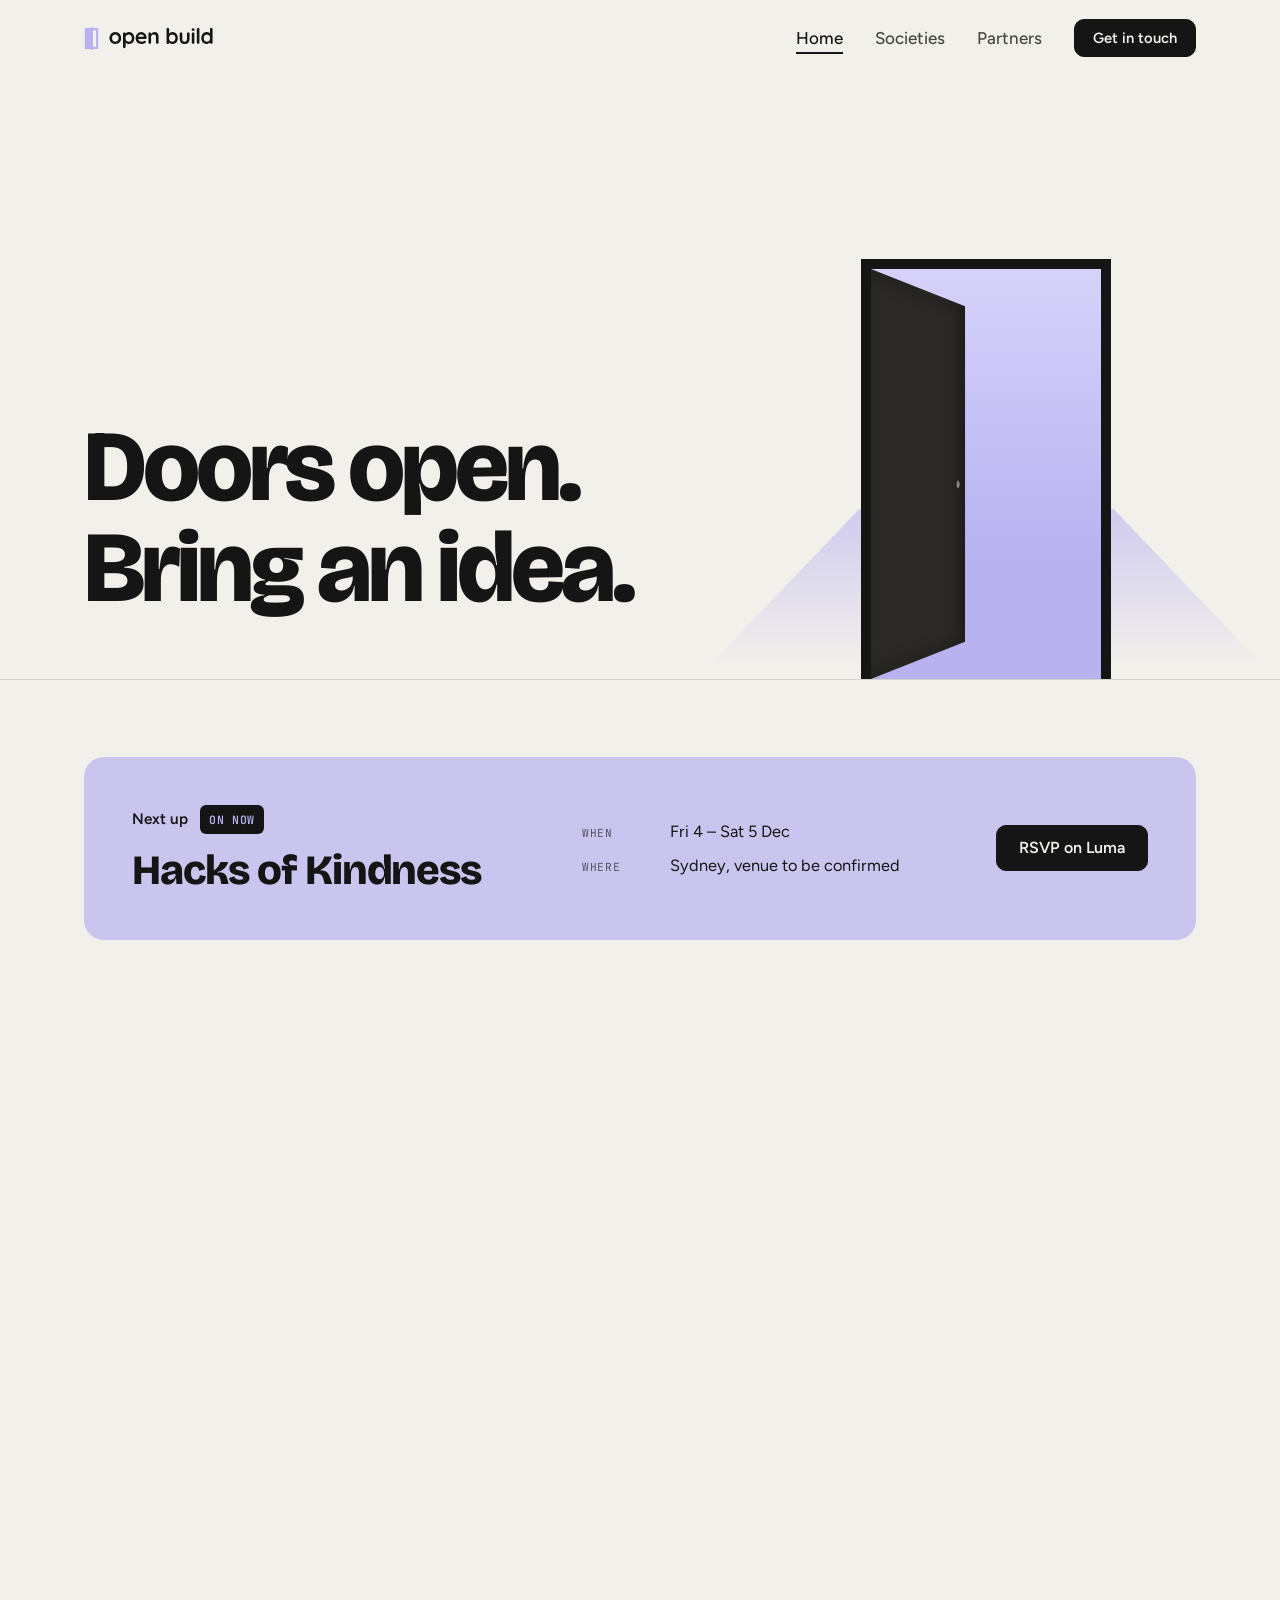
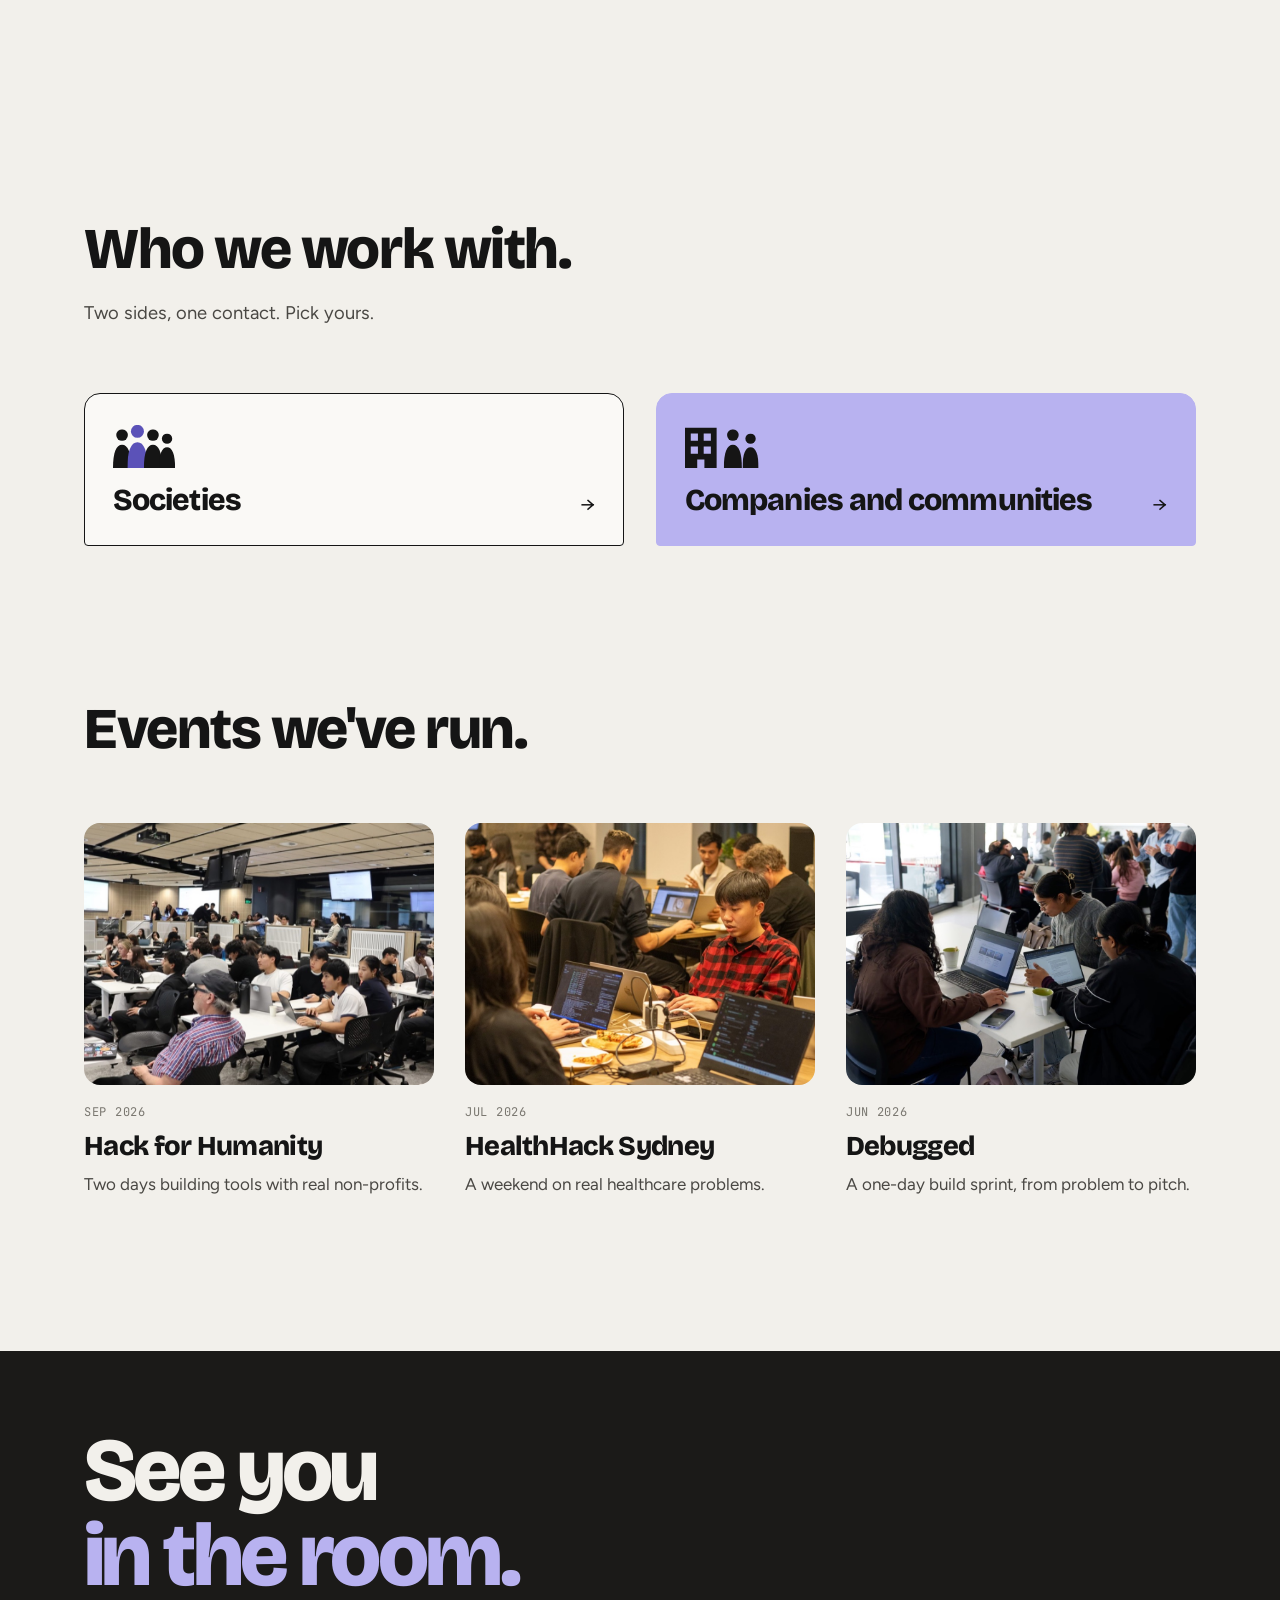
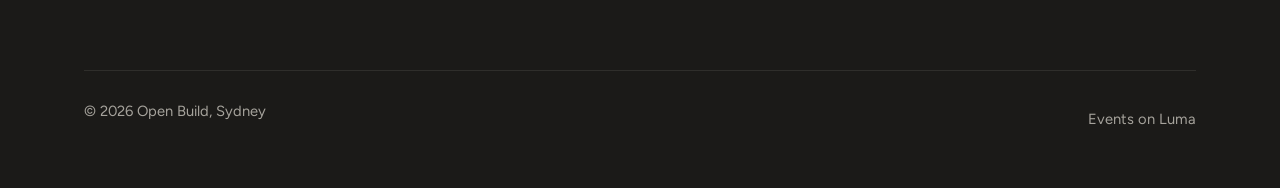
<file: index.html>
<!doctype html><html lang="en"><head><meta charset="utf-8"><meta name="viewport" content="width=device-width,initial-scale=1,viewport-fit=cover"><style>:root{color-scheme:light;box-sizing:border-box;padding-top:env(safe-area-inset-top,0px);padding-bottom:env(safe-area-inset-bottom,0px)}html{scroll-padding-top:env(safe-area-inset-top,0px)}body{margin:0}img{max-width:100%}</style>
<title>Open Build</title>
<meta name="claude:viewport-fit-sides" content="cover">
<meta name="description" content="Open Build connects Sydney's uni societies with the companies and communities who want to build with them.">
<link rel="icon" href="/favicon.svg" type="image/svg+xml">
<link rel="icon" href="/img/favicon-32.png" sizes="32x32" type="image/png">
<link rel="apple-touch-icon" href="/img/apple-touch-icon.png">
<link rel="preconnect" href="https://fonts.googleapis.com">
<link rel="preconnect" href="https://fonts.gstatic.com" crossorigin>
<link rel="stylesheet" href="https://fonts.googleapis.com/css2?family=Bricolage+Grotesque:opsz,wght@12..96,700;12..96,800&family=Figtree:wght@400;500;600&family=JetBrains+Mono:wght@500&display=swap">
<style>
/* Layout: a calm editorial column on warm paper. One idea per section: a headline, one line, then the thing itself. The opening door is the only big move.
   Mono is for data only (dates, years, counts), never as a decorative label above headings. */
:root{
  --paper:#F2F0EB; --paper-2:#E8E6E0; --ink:#151515; --ink-2:#4a4844; --ink-3:#7a7770;
  --lav:#B8B2F0; --lav-hi:#d6d2fa; --lav-deep:#5b52b8; --lav-wash:#e4e1fa;
  --line:#d6d3cc; --card:#faf9f6; --on-lav:#151515; --leaf:#2a2926;
  --night:#1b1a18; --night-2:#232220; --night-line:#2f2e2b;
  --f-display:"Bricolage Grotesque", "Avenir Next", system-ui, sans-serif;
  --f-body:"Figtree", "Avenir Next", system-ui, sans-serif;
  --f-mono:"JetBrains Mono", ui-monospace, Menlo, monospace;
  --s-hero:clamp(3rem, 1.5rem + 6vw, 6.4rem); --s-h2:clamp(2.1rem, 1.4rem + 2.8vw, 3.6rem);
  --s-h3:clamp(1.35rem, 1.15rem + .7vw, 1.75rem);
  --sec:clamp(96px, 12vw, 168px); --wrap:1160px; --r:16px; --r-btn:10px;
  --ease-out:cubic-bezier(0.23, 1, 0.32, 1); --ease-in-out:cubic-bezier(0.77, 0, 0.175, 1); --ease-sweep:cubic-bezier(0.65, 0, 0.35, 1);
  --mark:url("data:image/svg+xml,%3Csvg xmlns='http://www.w3.org/2000/svg' viewBox='12 -1 40 66'%3E%3Cpath fill-rule='evenodd' d='M14 4H50V60H14Z M20 10H44V54H20Z'/%3E%3Cpath d='M17 7L36 1L36 63L17 57Z'/%3E%3C/svg%3E");
}
@media (prefers-color-scheme: dark){:root:not([data-theme="light"]){
  --paper:#151515; --paper-2:#1d1c1a; --ink:#F2F0EB; --ink-2:#c9c6bf; --ink-3:#8f8c85;
  --lav-deep:#cfcaf7; --lav-wash:#26243a; --line:#33312e; --card:#1c1b19; --night:#0f0f0e; --night-2:#1a1918; color-scheme:dark}}
:root[data-theme="dark"]{
  --paper:#151515; --paper-2:#1d1c1a; --ink:#F2F0EB; --ink-2:#c9c6bf; --ink-3:#8f8c85;
  --lav-deep:#cfcaf7; --lav-wash:#26243a; --line:#33312e; --card:#1c1b19; --night:#0f0f0e; --night-2:#1a1918; color-scheme:dark}
*{box-sizing:border-box}
[hidden]{display:none!important}
/* Smooth scrolling starts only once a new page has settled at the top (site.js adds .ready), so it never glides up from where the last page was left */
html.ready{scroll-behavior:smooth}
body{transition:opacity .16s ease}
.leaving body{opacity:0}
@media (prefers-reduced-motion:reduce){html.ready{scroll-behavior:auto}*{animation:none!important;transition:none!important}}
body{margin:0;background:var(--paper);color:var(--ink);font:400 1.0625rem/1.65 var(--f-body);-webkit-font-smoothing:antialiased}
body::before{content:"";position:fixed;inset:0 0 auto;height:env(safe-area-inset-top,0px);z-index:10;background:var(--paper)}
a{color:inherit}
:focus-visible{outline:2px solid var(--lav-deep);outline-offset:3px;border-radius:4px}
.wrap{max-width:var(--wrap);margin-inline:auto;padding-left:max(24px,env(safe-area-inset-left,0px));padding-right:max(24px,env(safe-area-inset-right,0px))}
h1,h2,h3{font-family:var(--f-display);font-weight:800;letter-spacing:-.025em;line-height:1.02;margin:0;text-wrap:balance}
p{margin:0;text-wrap:pretty}
.mono{font-family:var(--f-mono);font-size:.75rem;letter-spacing:.06em;text-transform:uppercase;color:var(--ink-3)}
section,[id]{scroll-margin-top:88px}
section{padding-block:var(--sec)}
.sec-head{display:grid;gap:20px;margin-bottom:clamp(44px,5vw,72px);max-width:40rem}
.sec-head h2{font-size:var(--s-h2)}
.sec-head .sub{color:var(--ink-2);font-size:1.15rem;max-width:30em}

.btn{display:inline-flex;align-items:center;gap:10px;border-radius:var(--r-btn);padding:14px 22px;font:600 1rem/1 var(--f-body);text-decoration:none;border:1.5px solid var(--ink);cursor:pointer;transition:transform .16s var(--ease-out),background-color .2s ease,border-color .2s ease}
.btn:active{transform:scale(.97)}
.btn-ink{background:var(--ink);color:var(--paper)}
@media (hover:hover) and (pointer:fine){.btn-ink:hover{background:var(--lav-deep);border-color:var(--lav-deep);color:var(--paper)}}

/* Text link with an arrow that nudges on hover */
.txt-link{display:inline-flex;align-items:center;gap:8px;padding:14px 4px;font-weight:600;text-decoration:none}
.txt-link .lbl{text-decoration:underline;text-decoration-thickness:1.5px;text-underline-offset:6px;text-decoration-color:var(--line);transition:text-decoration-color .2s ease}
.txt-link .arr{display:inline-block;transition:transform .2s var(--ease-out)}
@media (hover:hover) and (pointer:fine){.txt-link:hover .lbl{text-decoration-color:var(--lav-deep)}.txt-link:hover .arr{transform:translateX(3px)}}

/* Header */
header.top{position:sticky;top:env(safe-area-inset-top,0px);z-index:20;background:color-mix(in srgb,var(--paper) 86%,transparent);backdrop-filter:saturate(1.4) blur(12px);-webkit-backdrop-filter:saturate(1.4) blur(12px);border-bottom:1px solid transparent;transition:border-color .2s ease}
header.top.scrolled{border-bottom-color:var(--line)}
.nav{display:flex;align-items:center;gap:32px;height:76px}
.logo{display:flex;align-items:center;gap:10px;text-decoration:none;color:var(--ink)}
.logo svg{fill:currentColor}
.logo .m{width:15px;height:25px;color:var(--lav)}
.logo .w{width:104px;height:22px}
.nav ul{display:flex;gap:32px;list-style:none;margin:0 0 0 auto;padding:0}
.nav ul a{position:relative;text-decoration:none;font-weight:500;color:var(--ink-2);transition:color .2s ease}
.nav ul a::after{content:"";position:absolute;left:0;right:0;bottom:-6px;height:1.5px;background:currentColor;transform:scaleX(0);transform-origin:left;transition:transform .25s var(--ease-out)}
.nav ul a[aria-current]{color:var(--ink)}
.nav ul a[aria-current]::after{transform:scaleX(1)}
@media (hover:hover) and (pointer:fine){.nav ul a:hover{color:var(--ink)}}
.nav .btn{padding:11px 18px;font-size:.92rem}
/* On small screens the page links drop to their own row under the logo, since they are the only way between pages */
@media (max-width:860px){.nav{flex-wrap:wrap;height:auto;gap:0 20px;padding-block:14px 0}.nav .btn{margin-left:auto}.nav ul{order:3;width:100%;margin:0;gap:24px;padding-block:4px 6px;font-size:.95rem}.nav ul a{display:block;padding-block:10px}.nav ul a::after{bottom:4px}section,[id]{scroll-margin-top:128px}}

/* Hero */
.hero{position:relative;padding-block:clamp(56px,8vw,120px) 0;overflow:hidden}
.hero-grid{display:grid;grid-template-columns:minmax(0,1.5fr) minmax(0,1fr);gap:clamp(32px,5vw,72px);align-items:end}
@media (max-width:900px){.hero-grid{grid-template-columns:1fr}}
.hero-copy{display:grid;gap:32px;padding-bottom:clamp(40px,5vw,72px)}
.hero h1{font-size:var(--s-hero);letter-spacing:-.04em;line-height:.94}
.hero h1 .ln{display:block;overflow:hidden;padding-block:.06em .1em;margin-block:-.06em -.1em}
.hero h1 .ln>span{display:block}

/* --dh drives the frame and the light on the floor, so the door keeps a door's proportions at every width */
.doorway{--dh:clamp(340px,40vw,500px);position:relative;height:var(--dh);display:flex;justify-content:center;align-items:flex-end;clip-path:inset(-200px -600px 0 -600px)}
@media (max-width:900px){.doorway{--dh:clamp(300px,88vw,400px)}.hero-grid{gap:0}.hero-copy{padding-bottom:28px}}
.doorway .frame{position:relative;width:calc(var(--dh) * .5);height:84%;border:clamp(7px,calc(var(--dh) * .02),10px) solid var(--ink);border-bottom:0;z-index:2}
.doorway .light{position:absolute;inset:0;background:linear-gradient(180deg,var(--lav-hi),var(--lav) 70%)}
.doorway .leaf{position:absolute;inset:0;background:var(--leaf);transform-origin:left center;transform:perspective(900px) rotateY(64deg);box-shadow:inset -18px 0 30px rgba(0,0,0,.3);will-change:transform}
.doorway .leaf::after{content:"";position:absolute;right:16px;top:52%;width:9px;height:9px;border-radius:50%;background:#86837c}
.doorway .spill{position:absolute;bottom:0;left:50%;width:calc(var(--dh) * 1.16);height:34%;transform:translateX(-50%);background:linear-gradient(180deg,color-mix(in srgb,var(--lav) 60%,transparent),transparent 92%);clip-path:polygon(28% 0,72% 0,100% 100%,0 100%);z-index:1}
.floor{height:1px;background:var(--line)}
/* Light from the doorway, poured down onto the Next up card as the hero scrolls. JS places it and sets its length. */
.beam{position:absolute;z-index:1;pointer-events:none}
.beam i{position:absolute;inset:0;background:linear-gradient(180deg,color-mix(in srgb,var(--lav) 45%,transparent),var(--lav));-webkit-mask-image:linear-gradient(180deg,#000 calc(var(--p,0) * 140% - 40%),transparent calc(var(--p,0) * 140%));mask-image:linear-gradient(180deg,#000 calc(var(--p,0) * 140% - 40%),transparent calc(var(--p,0) * 140%))}

/* Next up */
.next{margin-top:clamp(48px,6vw,80px);background:color-mix(in srgb,var(--lav) calc(70% + 30% * var(--lit,1)),var(--paper));color:var(--on-lav);border-radius:20px;padding:clamp(28px,4vw,48px);display:grid;grid-template-columns:minmax(0,1.1fr) minmax(0,1fr) auto;gap:28px clamp(32px,4vw,64px);align-items:center}
.next.tba{grid-template-columns:1fr}
@media (max-width:900px){.next,.next.tba{grid-template-columns:1fr}}
.next .head{display:grid;gap:16px;justify-items:start}
.next .tag{display:flex;align-items:center;gap:12px;font-weight:600;font-size:.95rem}
.next .pill{font-family:var(--f-mono);font-size:.72rem;letter-spacing:.06em;text-transform:uppercase;background:var(--on-lav);color:var(--lav);border-radius:6px;padding:5px 9px}
.next h3{font-size:clamp(1.9rem,1.4rem + 1.5vw,2.7rem);line-height:1}
.next .note{opacity:.75}
.next dl{display:grid;gap:8px;margin:0;font-size:1.02rem}
.next dl div{display:grid;grid-template-columns:76px 1fr;gap:12px;align-items:baseline}
.next dt{font-family:var(--f-mono);font-size:.7rem;letter-spacing:.06em;text-transform:uppercase;opacity:.65}
.next dd{margin:0}
.next .btn{background:var(--on-lav);color:#F2F0EB;border-color:var(--on-lav);justify-self:start}
@media (hover:hover) and (pointer:fine){.next .btn:hover{background:#2e2d2a;border-color:#2e2d2a}}


/* Two doors: one big button per audience, each opening its own page. Only the name, a small drawing and the arrow. */
.doors{display:grid;grid-template-columns:1fr 1fr;gap:clamp(20px,3vw,32px)}
@media (max-width:760px){.doors{grid-template-columns:1fr}}
.door-btn{display:grid;grid-template-columns:1fr auto;align-items:end;gap:14px 20px;min-height:clamp(130px,12vw,165px);padding:clamp(20px,2.2vw,28px);border:1.5px solid var(--ink);border-radius:var(--r) var(--r) 4px 4px;background:var(--card);color:var(--ink);text-decoration:none;transition:transform .3s var(--ease-out)}
.door-btn svg{grid-column:1/-1;align-self:start;width:auto;height:clamp(36px,3.6vw,46px);display:block}
.door-btn .lbl{font:800 clamp(1.35rem,1.1rem + 1vw,1.9rem)/1.05 var(--f-display);letter-spacing:-.03em;text-wrap:balance}
.door-btn .arr{font-size:1.3rem;line-height:1.2;transition:transform .25s var(--ease-out)}
.door-btn.lav{background:var(--lav);border-color:var(--lav);color:var(--on-lav)}
.door-btn:active{transform:scale(.985)}
@media (hover:hover) and (pointer:fine){.door-btn:hover{transform:translateY(-4px)}.door-btn:hover .arr{transform:translateX(6px)}}
.who{font-weight:600;font-size:.95rem;color:var(--ink-3)}

/* Plain statements in a row, each under one rule: what we do (home), the steps (audience pages, numbered because they are a sequence) and what we've run */
.value{display:grid;grid-template-columns:repeat(3,minmax(0,1fr));gap:clamp(28px,3vw,40px);list-style:none;margin:0;padding:0}
@media (max-width:760px){.value{grid-template-columns:1fr}}
.value li{display:grid;gap:10px;align-content:start;border-top:1.5px solid var(--ink);padding-top:20px}
.value h3{font-size:var(--s-h3);line-height:1.12}
.value li>p:not(.mono){color:var(--ink-2)}
.value .draw{margin-bottom:10px}
.value .draw>svg{max-width:none}

/* Audience pages open with who the page is for, the promise and what they get */
/* The audience pages' head fills the first screen, like the home hero, so the next section starts below the fold */
.page-head{--top:77px;min-height:calc(100svh - var(--top) - env(safe-area-inset-top,0px));display:grid;align-content:center;padding-block:clamp(48px,7vw,104px)}
@media (max-width:860px){.page-head{--top:109px}}
.page-head .wrap{display:grid;grid-template-columns:minmax(0,1.15fr) minmax(0,1fr);gap:clamp(32px,5vw,80px);align-items:end}
@media (max-width:900px){.page-head .wrap{grid-template-columns:1fr}}
.page-head .lead{display:grid;gap:24px;justify-items:start}
.page-head h1{font-size:clamp(2.5rem,1.5rem + 4.2vw,4.8rem);letter-spacing:-.035em;line-height:.98}
.page-head .wrap{align-items:center}

/* Drawings: flat figures in the page's own ink and lavender. Each one makes the point of the heading beside it.
   The .d- classes carry no ancestor in their selectors, so they also reach the copies a <use> makes of the sprite's figures. */
.draw{margin:0}
.draw>svg{display:block;width:100%;height:auto;max-width:560px;margin-inline:auto;overflow:visible}
.d-ink{fill:var(--ink)}
.d-uni{color:var(--ink)}
.d-you{fill:var(--lav-deep)}
.d-onlav{fill:var(--on-lav)}
.d-lav{fill:var(--lav)}
.d-leaf{fill:var(--leaf)}
.d-card{fill:var(--card)}
.d-frame{fill:none;stroke:var(--ink);stroke-width:8;stroke-linejoin:miter}
.d-line{fill:none;stroke:var(--ink);stroke-width:2;stroke-linecap:round;stroke-linejoin:round}
.d-faint{fill:none;stroke:var(--ink-3);stroke-width:1.5;stroke-linecap:round}
.d-dash{stroke-dasharray:2 7}
.d-ground{fill:none;stroke:var(--line);stroke-width:1.5}
.d-one{fill:none;stroke:var(--lav-deep);stroke-width:3.5;stroke-linecap:round}
.d-box{fill:var(--card);stroke:var(--ink-3);stroke-width:1.5}
.d-glass{fill:none;stroke:var(--ink);stroke-width:5;stroke-linecap:round}
.d-lk{fill:none;stroke:var(--ink);stroke-width:13}
.d-lk2{stroke:var(--lav-deep)}
.d-lkgap{stroke:var(--paper);stroke-width:21}
.d-lens{fill:var(--lav-wash)}
.d-hole{fill:var(--paper)}
.draw text{font:500 11.5px var(--f-mono);letter-spacing:.07em;fill:var(--ink-3);text-transform:uppercase}
/* The labels are drawn in the SVG's own units, so on a phone they shrink with the drawing: make them bigger there */
.draw text.d-lab{font-size:16px;fill:var(--ink-2)}
.draw text.d-sym{font:700 13px var(--f-body);letter-spacing:0;fill:var(--paper)}
@media (max-width:560px){.draw text{font-size:15px}.draw text.d-lab{font-size:19.5px}}

/* Photo cards: what the page promises, each beside a photo of it happening (audience pages) */
.shots{--rg:clamp(28px,3vw,40px);--cg:clamp(20px,2.4vw,32px);display:grid;grid-template-columns:repeat(3,minmax(0,1fr));gap:var(--rg) var(--cg);list-style:none;margin:0;padding:0}
@media (max-width:760px){.shots{grid-template-columns:1fr}}
.shots li{display:grid;gap:8px;align-content:start}
/* Photo cards come in one after another, not all at once (Harish, 14 Nov). site.js staggers the ones that scroll in together. */
@media (prefers-reduced-motion:no-preference){.js .shots>li:not(.in){opacity:0}}
.shots>li.in{animation:rise 1.3s var(--ease-out) backwards}
/* How it works: the three steps hang off one rail, so the row reads as a timeline. It starts at a tick, has a numbered dot above the middle
   of each photo and ends in an arrowhead. Each stretch of rail draws in with its card. On a phone the rail runs down the left, with the dots beside the photos. */
.rail{position:relative;counter-reset:step}
.rail>li{position:relative;padding-top:52px;counter-increment:step}
.rail>li::before{content:"";position:absolute;top:12px;left:0;right:calc(-1 * var(--cg));height:1.5px;background:var(--ink);transform-origin:left}
.rail>li:last-child::before{right:0}
.rail>li::after{content:counter(step);position:absolute;top:0;left:50%;margin-left:-13px;width:26px;height:26px;border-radius:50%;display:grid;place-items:center;background:var(--lav-deep);color:var(--paper);font:500 .75rem/1 var(--f-mono);box-shadow:0 0 0 5px var(--paper)}
.rail::before{content:"";position:absolute;top:5px;left:0;width:1.5px;height:16px;background:var(--ink)}
.rail::after{content:"";position:absolute;top:8px;right:2px;width:10px;height:10px;box-sizing:border-box;border:solid var(--ink);border-width:1.5px 1.5px 0 0;transform:rotate(45deg)}
@media (max-width:760px){
  .rail>li{padding:0 0 0 46px}
  .rail>li::before{top:0;left:12px;right:auto;bottom:calc(-1 * var(--rg));width:1.5px;height:auto;transform-origin:top}
  .rail>li:last-child::before{right:auto;bottom:0}
  /* a margin-top percentage is measured on the card's width, so this lands the dot halfway down the 4:3 photo */
  .rail>li::after{left:0;margin:calc((100% - 46px) * .375 - 13px) 0 0}
  .rail::before{top:0;left:5px;width:16px;height:1.5px}
  .rail::after{top:auto;right:auto;bottom:2px;left:8px;transform:rotate(135deg)}
}
@media (prefers-reduced-motion:no-preference){
  .rail>li.in::before{animation:draw 1.2s var(--ease-out) backwards;animation-delay:inherit}
  .js .rail:not(:has(>li.in))::before,.js .rail:not(:has(>li:last-child.in))::after{opacity:0}
  .rail:has(>li.in)::before{animation:fade .4s ease backwards}
  .rail:has(>li:last-child.in)::after{animation:fade .5s ease 1.3s backwards}
}
@media (prefers-reduced-motion:no-preference) and (max-width:760px){.rail>li.in::before{animation-name:drawY}}
.shots figure{margin:0 0 10px;aspect-ratio:4/3;max-width:100%;border-radius:var(--r);overflow:hidden;background:var(--paper-2)}
.shots img{width:100%;height:100%;object-fit:cover;object-position:var(--at,50% 50%);display:block}
.shots h3{font-size:var(--s-h3);line-height:1.12}
.shots li>p:not(.mono){color:var(--ink-2)}

/* Who we are: one person at a time. A stack of photo cards on the left (the next two peek out behind), names on the right.
   Arrows, the names themselves, swipe and the arrow keys all move it. Without JS it is the first card and the plain list of names. */
.team{padding-top:0}
.team-grid{display:grid;grid-template-columns:minmax(0,.8fr) minmax(0,1fr);gap:clamp(40px,7vw,112px);align-items:center}
@media (max-width:900px){.team-grid{grid-template-columns:1fr}.team-show{order:2;max-width:420px}}
.team .sec-head{margin-bottom:clamp(28px,3vw,40px)}
.team-show{display:grid;gap:28px;padding-inline:14px}
.stack{position:relative;aspect-ratio:4/5;max-width:100%;touch-action:pan-y}
.face{position:absolute;inset:0;margin:0;border-radius:var(--r);overflow:hidden;background:var(--lav);color:var(--on-lav);opacity:0;transform:scale(.9);transition:transform .55s var(--ease-out),opacity .35s ease}
.face svg,.face img{display:block;width:100%;height:100%;object-fit:cover}
.face svg{fill:currentColor}
.face .ini{font:800 64px var(--f-display);letter-spacing:-.04em}
.face.f2{background:var(--lav-deep);color:var(--paper)}
.face.f3{background:var(--lav-wash);color:var(--lav-deep)}
.face[data-pos="0"]{opacity:1;transform:none;z-index:3}
.face[data-pos="1"]{opacity:1;transform:translate(14px,8px) rotate(4deg) scale(.96);z-index:2}
.face[data-pos="2"]{opacity:1;transform:translate(-12px,12px) rotate(-4deg) scale(.93);z-index:1}
.team-bar{display:flex;align-items:center;justify-content:space-between;gap:20px}
.team-who{display:grid;gap:2px;min-width:0}
.team-who b{font:800 var(--s-h3)/1.1 var(--f-display);letter-spacing:-.025em}
.team-who span{color:var(--ink-2)}
.team-nav{display:flex;align-items:center;gap:10px;flex:none}
.team-nav .mono{margin-right:6px;font-variant-numeric:tabular-nums}
.team-nav button{display:grid;place-items:center;width:44px;height:44px;border-radius:50%;border:1.5px solid var(--ink);background:none;color:var(--ink);font:500 1.1rem/1 var(--f-body);cursor:pointer;transition:transform .16s var(--ease-out),background-color .2s ease,color .2s ease}
.team-nav button:active{transform:scale(.94)}
@media (hover:hover) and (pointer:fine){.team-nav button:hover{background:var(--ink);color:var(--paper)}}
.people{display:grid;grid-template-columns:repeat(3,minmax(0,1fr));gap:22px 24px;list-style:none;margin:0;padding:0}
@media (max-width:520px){.people{grid-template-columns:repeat(2,minmax(0,1fr))}}
.people button{display:grid;gap:2px;width:100%;text-align:left;font:inherit;color:var(--ink-3);background:none;border:0;border-top:1.5px solid var(--line);padding:12px 0 0;cursor:pointer;transition:color .2s ease,border-color .2s ease}
.people b{font-weight:600}
.people span{font-size:.92rem}
.people button[aria-pressed="true"]{color:var(--ink);border-top-color:var(--ink)}
.people button[aria-pressed="true"] span{color:var(--ink-2)}
@media (hover:hover) and (pointer:fine){.people button:hover{color:var(--ink)}}

/* Committees */
/* No tinted band: every section sits on the page colour, as on the home page; only the form and footer go dark */
.steady{padding-top:0}
.steady-grid{display:grid;grid-template-columns:minmax(0,.85fr) minmax(0,1.15fr);gap:clamp(40px,6vw,96px);align-items:center}
@media (max-width:900px){.steady-grid{grid-template-columns:1fr}}
.steady .sec-head{margin-bottom:0}
.timeline{position:relative;display:grid;gap:12px;--sweep:3.6s}
/* Covers the boxes and slides off to the right, so the whole diagram is revealed by one left-to-right sweep. JS sizes it to the boxes. */
.tl-cover{position:absolute;background:var(--paper);transform-origin:right center;pointer-events:none}
@media (prefers-reduced-motion:reduce){.tl-cover{display:none}}
.tl-years,.tl-row{display:grid;grid-template-columns:104px repeat(3,1fr);gap:8px 14px;align-items:center}
.tl-years span{font-family:var(--f-mono);font-size:.72rem;color:var(--ink-3);letter-spacing:.06em}
.tl-row .lab{font-weight:600;color:var(--ink-2);font-size:.85rem}
.seg{position:relative;height:34px;border-radius:6px;background:var(--card);border:1px solid var(--line)}
/* With JS, each box is drawn as an SVG outline so the sides that face a neighbour are torn zigzags (matching, like pieces pulled apart) */
.js .seg{border:0;background:none;border-radius:0}
.seg svg{position:absolute;inset:0;width:100%;height:100%;overflow:visible}
.seg path{fill:var(--card);stroke:var(--line);stroke-width:1;stroke-linejoin:round}
.tl-ob{margin-top:6px}
.tl-ob .lab{color:var(--ink)}
.tl-ob .bar{grid-column:2/-1;height:34px;border-radius:6px;background:var(--lav)}
.tl-note{margin-top:10px;color:var(--ink-3);font-size:.9rem}
@media (max-width:520px){.tl-years,.tl-row{grid-template-columns:80px repeat(3,1fr)}}
/* The maze (societies page): three grey routes set off together and each hits a dead end, the maze fades back, then the Open Build line goes
   straight through to the company, which turns lavender. The walls and routes are generated (seeded), so redraw them as a set, not by hand. */
.mz-wall{fill:none;stroke:var(--ink-3);stroke-width:2;stroke-linecap:round;opacity:.7}
.mz-try{fill:none;stroke:var(--ink);stroke-width:4;stroke-linecap:round;stroke-linejoin:round;stroke-dasharray:1 2}
.mz-g{opacity:.2}
.mz-go{fill:none;stroke:var(--lav-deep);stroke-width:4;stroke-linecap:round;stroke-dasharray:1 2}
.mz-head{fill:none;stroke:var(--lav-deep);stroke-width:4;stroke-linecap:round;stroke-linejoin:round}
.draw text.mz-lab{paint-order:stroke;stroke:var(--paper);stroke-width:8px;fill:var(--lav-deep)}
.mz-co{fill:var(--lav)}

/* Network */
/* Societies: a slow, endless carousel of equal cards. JS clones the list once so the loop is seamless (the track moves exactly one copy's width), and sets --loop from the count.
   Hover pauses it. Without JS or with reduced motion it is a plain row you can scroll sideways. */
.socs-rail{overflow-x:auto;scrollbar-width:none;-webkit-mask-image:linear-gradient(90deg,transparent,#000 6%,#000 94%,transparent);mask-image:linear-gradient(90deg,transparent,#000 6%,#000 94%,transparent)}
.socs-rail::-webkit-scrollbar{display:none}
.socs{display:flex;width:max-content;list-style:none;margin:0;padding:4px 0}
.socs li{flex:none;width:clamp(184px,18vw,224px);margin-right:16px;display:grid;gap:16px;align-content:start;padding:24px;border:1px solid var(--line);border-radius:var(--r);background:var(--card)}
.socs img{width:72px;height:72px;border-radius:18px;box-shadow:0 0 0 1px var(--line)}
.socs .nm{display:grid;gap:6px;font-weight:600;line-height:1.25;min-height:2.5em}
.socs .mono{font-size:.7rem}
.socs-rail.loop{overflow:hidden}
.socs-rail.loop .socs{animation:marquee var(--loop,40s) linear infinite}
@media (hover:hover) and (pointer:fine){.socs-rail.loop:hover .socs{animation-play-state:paused}}
@keyframes marquee{to{transform:translateX(-50%)}}
/* As a plain scrolling row (no JS, or reduced motion) the cards start at the page gutter */
.socs-rail:not(.loop) .socs{padding-inline:max(24px,calc((100vw - var(--wrap)) / 2 + 24px))}
@media (prefers-reduced-motion:reduce){.socs-rail.loop{overflow-x:auto}.socs-rail.loop .socs{padding-inline:max(24px,calc((100vw - var(--wrap)) / 2 + 24px))}.socs>[aria-hidden]{display:none}}
.missing{margin-top:clamp(40px,5vw,56px)}
.missing .lbl span{font-weight:400;color:var(--ink-3)}



/* Partners: brand-colour logos (black parts follow the ink), each sized by aspect ratio in build.py (--h, --r).
   Same carousel as the societies, in two rows; the second row runs the other way. */
.socs.plogos li{display:block;padding:0;width:clamp(176px,17vw,216px)}
.plogos a{display:flex;align-items:center;justify-content:center;height:clamp(92px,9vw,112px);padding:0 24px;border-radius:inherit;text-decoration:none;color:var(--ink-2);transition:color .2s ease}
.plogos svg{height:calc(var(--h) * .9);width:calc(var(--h) * .9 * var(--r));max-width:100%;display:block;transition:transform .3s var(--ease-out)}
@media (hover:hover) and (pointer:fine){.plogos a:hover{color:var(--ink)}.plogos a:hover svg{transform:scale(1.04)}}
.socs-rail+.socs-rail{margin-top:8px}
.socs-rail.loop .socs.rev{animation-direction:reverse}
@media (max-width:760px){.plogos svg{height:calc(var(--h) * .8);width:calc(var(--h) * .8 * var(--r))}}

/* Contact + footer: one dark closing block, the same in both themes */
.join{background:var(--night);color:#F2F0EB}
.join .sec-head .sub{color:#c9c6bf}
/* The selected look is a copy of the tab row, clipped to the active tab; moving the clip slides the highlight with no colour timing to juggle */
form{display:grid;grid-template-columns:1fr 1fr;gap:22px 24px;max-width:760px}
form .full{grid-column:1/-1}
form:not([hidden]){animation:formIn .25s var(--ease-out)}
@keyframes formIn{from{opacity:0;transform:translateY(6px)}}
@media (max-width:640px){form{grid-template-columns:1fr}}
label{display:grid;gap:8px;font-size:.9rem;font-weight:500;color:#d9d6cf}
input,select,textarea{font:inherit;font-size:1rem;color:#F2F0EB;background:var(--night-2);border:1px solid #3a3936;border-radius:10px;padding:14px 16px;width:100%;transition:border-color .2s ease}
@media (hover:hover) and (pointer:fine){input:hover,select:hover,textarea:hover{border-color:#55534e}}
textarea{min-height:110px;resize:vertical}
input,select{height:56px}
select{appearance:none;-webkit-appearance:none;padding-right:44px;background:var(--night-2) url("data:image/svg+xml,%3Csvg xmlns='http://www.w3.org/2000/svg' width='12' height='8' fill='none' stroke='%23a6a39c' stroke-width='1.6'%3E%3Cpath d='M1 1.5l5 5 5-5'/%3E%3C/svg%3E") no-repeat right 18px center}
input::placeholder,textarea::placeholder{color:#7d7a73}
input:focus,select:focus,textarea:focus{outline:2px solid #B8B2F0;outline-offset:1px;border-color:transparent}
.hint{font-size:.82rem;color:#a6a39c;font-weight:400}
.form-foot{margin-top:8px}
.form-foot .btn{background:#B8B2F0;border-color:#B8B2F0;color:#151515}
@media (hover:hover) and (pointer:fine){.form-foot .btn:hover{background:#d6d2fa;border-color:#d6d2fa}}
/* Spam trap: a field people never see or reach; bots that fill it in are dropped by the form script */
.hp{position:absolute;left:-9999px;width:1px;height:1px;opacity:0}
.sent{grid-column:1/-1;background:var(--night-2);border:1px solid #B8B2F0;border-radius:10px;padding:16px 18px;color:#F2F0EB;animation:formIn .25s var(--ease-out)}

footer{background:var(--night);color:#F2F0EB;padding-block:clamp(40px,6vw,96px) 48px}
.sign{font-family:var(--f-display);font-weight:800;font-size:clamp(2.6rem,1.2rem + 5.5vw,5.8rem);letter-spacing:-.04em;line-height:.95}
.sign em{font-style:normal;color:#B8B2F0}
.foot-row{display:flex;flex-wrap:wrap;justify-content:space-between;gap:24px;margin-top:72px;padding-top:28px;border-top:1px solid var(--night-line);color:#a6a39c;font-size:.92rem}
.foot-row ul{display:flex;flex-wrap:wrap;gap:24px;list-style:none;margin:0;padding:0}
.foot-row a{display:inline-block;padding-block:8px;text-decoration:none;transition:color .2s ease}
@media (hover:hover) and (pointer:fine){.foot-row a:hover{color:#F2F0EB}}
.soon{font-family:var(--f-mono);font-size:.65rem;letter-spacing:.05em;border:1px solid #3a3936;border-radius:4px;padding:2px 6px;margin-left:8px;vertical-align:1px}

/* Motion. The hero plays once on load. Below it the page is split into stages ([data-stage]); when a stage scrolls in, everything in it starts at the same moment, with no stagger.
   All of it is skipped under reduced motion (rule at the top). */
@keyframes lineUp{from{transform:translateY(108%)}}
@keyframes draw{from{transform:scaleX(0)}}
@keyframes drawY{from{transform:scaleY(0)}}
@keyframes rise{from{opacity:0;transform:translateY(24px)}}
@keyframes open{from{transform:perspective(900px) rotateY(0)}}
@keyframes fade{from{opacity:0}}
@keyframes unveil{to{transform:scaleX(0)}}
@keyframes trace{from{stroke-dashoffset:1}}
@keyframes dim{from{opacity:1}}
@keyframes lit{from{fill:var(--ink)}}
.hero h1 .ln>span{animation:lineUp 1.4s var(--ease-out) .1s backwards}
.doorway .frame{animation:fade .9s ease .1s backwards}
.doorway .leaf{animation:open 2.4s var(--ease-in-out) .1s backwards}
.doorway .spill{animation:fade 2.4s ease .1s backwards}
@media (prefers-reduced-motion:no-preference){
  .js [data-reveal]:not(.in){opacity:0}
}
[data-reveal].in{animation:rise 1.3s var(--ease-out) backwards}
.timeline.in .tl-cover{animation:unveil var(--sweep) var(--ease-sweep) forwards}
.maze.in .mz-try{animation:trace var(--t) linear .5s backwards}
.maze.in .mz-g{animation:dim .6s ease 2.2s backwards}
.maze.in .mz-go{animation:trace .9s var(--ease-in-out) 2.4s backwards}
.maze.in .mz-head{animation:fade .2s ease 3.2s backwards}
.maze.in .mz-lab{animation:fade .5s ease 2.9s backwards}
.maze.in .mz-co{animation:lit .5s ease 3.2s backwards}
</style>
<script>document.documentElement.classList.add('js');if(!location.hash){try{history.scrollRestoration='manual'}catch(e){}scrollTo(0,0)}</script>
</head><body>
<svg width="0" height="0" style="position:absolute" aria-hidden="true"><symbol id="ob-mark" viewBox="12 -1 40 66"><path fill-rule="evenodd" d="M14 4H50V60H14Z M20 10H44V54H20Z"/><path d="M17 7L36 1L36 63L17 57Z"/></symbol><symbol id="ob-frame" viewBox="12 -1 40 66"><path fill-rule="evenodd" d="M14 4H50V60H14Z M20 10H44V54H20Z"/></symbol><symbol id="ob-word" viewBox="2 -76 481.2 98"><path d="M58.40-26.70L58.40-26.70Q58.40-18.50 54.75-12.25Q51.10-6 44.95-2.50Q38.80 1 31.20 1L31.20 1Q23.60 1 17.45-2.50Q11.30-6 7.65-12.25Q4-18.50 4-26.70L4-26.70Q4-34.90 7.65-41.15Q11.30-47.40 17.45-50.95Q23.60-54.50 31.20-54.50L31.20-54.50Q38.80-54.50 44.95-50.95Q51.10-47.40 54.75-41.15Q58.40-34.90 58.40-26.70ZM46.40-26.70L46.40-26.70Q46.40-31.80 44.35-35.55Q42.30-39.30 38.85-41.40Q35.40-43.50 31.20-43.50L31.20-43.50Q27-43.50 23.55-41.40Q20.10-39.30 18.05-35.55Q16-31.80 16-26.70L16-26.70Q16-21.70 18.05-17.95Q20.10-14.20 23.55-12.10Q27-10 31.20-10L31.20-10Q35.40-10 38.85-12.10Q42.30-14.20 44.35-17.95Q46.40-21.70 46.40-26.70ZM94.60-54.50L94.60-54.50Q101.60-54.50 107.15-50.95Q112.70-47.40 115.95-41.20Q119.20-35 119.20-26.80Q119.20-18.60 115.95-12.35Q112.70-6.10 107.25-2.55Q101.80 1 95 1L95 1Q91 1 87.50-0.30Q84-1.60 81.40-3.60L81.40-3.60Q80-4.60 78.90-5.70L78.90-5.70L78.90 13.90Q78.90 16.50 77.20 18.25Q75.50 20 72.90 20Q70.30 20 68.60 18.30Q66.90 16.60 66.90 13.90L66.90 13.90L66.90-47.40Q66.90-50 68.60-51.75Q70.30-53.50 72.90-53.50Q75.50-53.50 77.20-51.75Q78.90-50 78.90-47.40L78.90-47.40L78.90-46.90Q80.20-48.60 82.40-50.30L82.40-50.30Q84.80-52.10 87.95-53.30Q91.10-54.50 94.60-54.50ZM93.10-43.50L93.10-43.50Q88.70-43.50 85.40-41.30Q82.10-39.10 80.25-35.35Q78.40-31.60 78.40-26.80L78.40-26.80Q78.40-22.10 80.25-18.25Q82.10-14.40 85.40-12.20Q88.70-10 93.10-10Q97.50-10 100.75-12.20Q104-14.40 105.85-18.25Q107.70-22.10 107.70-26.80L107.70-26.80Q107.70-31.60 105.85-35.35Q104-39.10 100.75-41.30Q97.50-43.50 93.10-43.50ZM152.90 1L152.90 1Q144.40 1 138.15-2.55Q131.90-6.10 128.55-12.20Q125.20-18.30 125.20-26L125.20-26Q125.20-35 128.85-41.35Q132.50-47.70 138.40-51.10Q144.30-54.50 150.90-54.50L150.90-54.50Q156-54.50 160.55-52.40Q165.10-50.30 168.60-46.65Q172.10-43 174.15-38.20Q176.20-33.40 176.20-28L176.20-28Q176.10-25.60 174.30-24.10Q172.50-22.60 170.10-22.60L170.10-22.60L137.10-22.60Q137.60-19.80 139-17.70L139-17.70Q141.20-13.90 144.75-11.95Q148.30-10 152.30-10L152.30-10Q156-10 158.20-10.60Q160.40-11.20 161.75-12.05Q163.10-12.90 164.20-13.50L164.20-13.50Q166-14.40 167.60-14.40L167.60-14.40Q169.80-14.40 171.25-12.90Q172.70-11.40 172.70-9.40L172.70-9.40Q172.70-6.70 169.90-4.50L169.90-4.50Q167.30-2.30 162.60-0.65Q157.90 1 152.90 1ZM137.20-32.60L137.20-32.60L163.40-32.60L163.40-33.30Q163.20-36.20 161.35-38.50Q159.50-40.80 156.75-42.15Q154-43.50 150.90-43.50L150.90-43.50Q147.90-43.50 145.30-42.70Q142.70-41.90 140.80-40Q138.90-38.10 137.80-34.90L137.80-34.90Q137.40-33.80 137.20-32.60ZM213.30-54.50L213.30-54.50Q220.70-54.50 224.55-51.40Q228.40-48.30 229.85-43.15Q231.30-38 231.30-31.70L231.30-31.70L231.30-6.10Q231.30-3.50 229.60-1.75Q227.90 0 225.30 0Q222.70 0 221-1.75Q219.30-3.50 219.30-6.10L219.30-6.10L219.30-31.70Q219.30-35 218.45-37.65Q217.60-40.30 215.40-41.90Q213.20-43.50 209.10-43.50L209.10-43.50Q205.10-43.50 202.35-41.90Q199.60-40.30 198.15-37.65Q196.70-35 196.70-31.70L196.70-31.70L196.70-6.10Q196.70-3.50 195-1.75Q193.30 0 190.70 0Q188.10 0 186.40-1.75Q184.70-3.50 184.70-6.10L184.70-6.10L184.70-47.40Q184.70-50 186.40-51.75Q188.10-53.50 190.70-53.50Q193.30-53.50 195-51.75Q196.70-50 196.70-47.40L196.70-47.40L196.70-45.70Q197.20-46.40 197.80-47.10L197.80-47.10Q199.50-49 201.80-50.70Q204.10-52.40 207-53.45Q209.90-54.50 213.30-54.50ZM296.00-54.50L296.00-54.50Q303.00-54.50 308.55-50.95Q314.10-47.40 317.35-41.20Q320.60-35 320.60-26.80Q320.60-18.60 317.35-12.35Q314.10-6.10 308.65-2.55Q303.20 1 296.40 1L296.40 1Q292.40 1 288.90-0.30Q285.40-1.60 282.80-3.60L282.80-3.60Q281.40-4.60 280.30-5.70L280.30-5.70L280.30-5.10Q280.30-2.50 278.60-0.75Q276.90 1 274.30 1Q271.70 1 270.00-0.70Q268.30-2.40 268.30-5.10L268.30-5.10L268.30-67.90Q268.30-70.50 270.00-72.25Q271.70-74 274.30-74Q276.90-74 278.60-72.25Q280.30-70.50 280.30-67.90L280.30-67.90L280.30-46.90Q281.60-48.60 283.80-50.30L283.80-50.30Q286.20-52.10 289.35-53.30Q292.50-54.50 296.00-54.50ZM294.50-43.50L294.50-43.50Q290.10-43.50 286.80-41.30Q283.50-39.10 281.65-35.35Q279.80-31.60 279.80-26.80L279.80-26.80Q279.80-22.10 281.65-18.25Q283.50-14.40 286.80-12.20Q290.10-10 294.50-10Q298.90-10 302.15-12.20Q305.40-14.40 307.25-18.25Q309.10-22.10 309.10-26.80L309.10-26.80Q309.10-31.60 307.25-35.35Q305.40-39.10 302.15-41.30Q298.90-43.50 294.50-43.50ZM368.80-53.50L368.80-53.50Q371.40-53.50 373.10-51.75Q374.80-50 374.80-47.40L374.80-47.40L374.80-22Q374.80-11.40 368.90-5.20Q363 1 351.90 1L351.90 1Q340.80 1 334.95-5.20Q329.10-11.40 329.10-22L329.10-22L329.10-47.40Q329.10-50 330.80-51.75Q332.50-53.50 335.10-53.50L335.10-53.50Q337.70-53.50 339.40-51.75Q341.10-50 341.10-47.40L341.10-47.40L341.10-22Q341.10-15.90 343.80-12.95Q346.50-10 351.90-10L351.90-10Q357.40-10 360.10-12.95Q362.80-15.90 362.80-22L362.80-22L362.80-47.40Q362.80-50 364.50-51.75Q366.20-53.50 368.80-53.50ZM397.10-47.40L397.10-6.10Q397.10-3.50 395.40-1.75Q393.70 0 391.10 0L391.10 0Q388.50 0 386.80-1.75Q385.10-3.50 385.10-6.10L385.10-6.10L385.10-47.40Q385.10-50 386.80-51.75Q388.50-53.50 391.10-53.50L391.10-53.50Q393.70-53.50 395.40-51.75Q397.10-50 397.10-47.40L397.10-47.40ZM391.00-60L391.00-60Q387.60-60 386.20-61.10Q384.80-62.20 384.80-65L384.80-65L384.80-66.90Q384.80-69.80 386.35-70.85Q387.90-71.90 391.10-71.90L391.10-71.90Q394.60-71.90 396.00-70.80Q397.40-69.70 397.40-66.90L397.40-66.90L397.40-65Q397.40-62.10 395.90-61.05Q394.40-60 391.00-60ZM420.40-67.90L420.40-6.10Q420.40-3.50 418.65-1.75Q416.90 0 414.30 0L414.30 0Q411.80 0 410.10-1.75Q408.40-3.50 408.40-6.10L408.40-6.10L408.40-67.90Q408.40-70.50 410.15-72.25Q411.90-74 414.50-74L414.50-74Q417.10-74 418.75-72.25Q420.40-70.50 420.40-67.90L420.40-67.90ZM475.20-74L475.20-74Q477.80-74 479.50-72.30Q481.20-70.60 481.20-67.90L481.20-67.90L481.20-6.10Q481.20-3.50 479.50-1.75Q477.80 0 475.20 0Q472.60 0 470.90-1.80L470.90-1.80Q469.20-3.50 469.20-6L469.20-6Q468-4.60 466.20-3.30L466.20-3.30Q463.80-1.50 460.55-0.25Q457.30 1 453.50 1L453.50 1Q446.60 1 441-2.55Q435.40-6.10 432.15-12.35Q428.90-18.60 428.90-26.70L428.90-26.70Q428.90-34.90 432.15-41.15Q435.40-47.40 440.90-50.95Q446.40-54.50 453.10-54.50L453.10-54.50Q457.40-54.50 461-53.20Q464.60-51.90 467.30-49.90L467.30-49.90Q468.30-49.10 469.20-48.30L469.20-48.30L469.20-67.90Q469.20-70.50 470.90-72.25Q472.60-74 475.20-74ZM455-10L455-10Q459.40-10 462.70-12.20Q466-14.40 467.85-18.20Q469.70-22 469.70-26.70L469.70-26.70Q469.70-31.50 467.85-35.30Q466-39.10 462.70-41.30Q459.40-43.50 455-43.50L455-43.50Q450.70-43.50 447.40-41.30Q444.10-39.10 442.25-35.30Q440.40-31.50 440.40-26.70L440.40-26.70Q440.40-22 442.25-18.20Q444.10-14.40 447.40-12.20Q450.70-10 455-10Z"/></symbol><symbol id="d-pawn" viewBox="0 0 28 60"><circle cx="14" cy="9" r="9"/><path d="M0 60C0 36 5 24 14 24C23 24 28 36 28 60Z"/></symbol><symbol id="d-env" viewBox="-2 -2 48 34"><rect class="d-card" width="44" height="30" rx="3"/><rect class="d-line" width="44" height="30" rx="3"/><path class="d-line" d="M1 3L22 18L43 3"/></symbol></svg>
<header class="top" id="top">
  <div class="wrap nav">
    <a class="logo" href="/" aria-label="Open Build home">
      <svg class="m" aria-hidden="true"><use href="#ob-mark"/></svg>
      <svg class="w" aria-hidden="true"><use href="#ob-word"/></svg>
    </a>
    <ul>
      <li><a href="/" aria-current="page">Home</a></li>
      <li><a href="/societies">Societies</a></li>
      <li><a href="/partners">Partners</a></li>
    </ul>
    <a class="btn btn-ink" href="#who">Get in touch</a>
  </div>
</header>

<main>
<section class="hero">
  <div class="wrap hero-grid">
    <div class="hero-copy">
      <h1><span class="ln"><span>Doors open.</span></span><span class="ln"><span>Bring an idea.</span></span></h1>
    </div>
    <div class="doorway" aria-hidden="true">
      <div class="frame"><div class="light"></div><div class="leaf"></div></div>
      <div class="spill"></div>
    </div>
  </div>
  <div class="floor"></div>
  <div class="beam" aria-hidden="true"><i></i></div>

  <div class="wrap" id="events">
    <aside class="next tba" aria-label="Next event" data-stage data-reveal>
      <div class="head">
        <p class="tag">Next up</p>
        <h3>We're planning the next one.</h3>
      </div>
    </aside>
  </div>
</section>

<section id="about">
  <div class="wrap" data-stage>
    <div class="sec-head" data-reveal>
      <h2>Sydney's best builders are students.</h2>
      <p class="sub">Open Build sits between Sydney's uni societies and the companies and communities who want to work with them. We make the match, run the events and keep it going year after year.</p>
    </div>
    <ul class="value" data-reveal>
      <li>
        <figure class="draw"><svg viewBox="0 34 320 132" role="img" aria-label="Drawing: a row of students, with a magnifying glass picking one of them out.">
          <defs><clipPath id="d-lens"><circle cx="214" cy="113" r="36"/></clipPath></defs>
          <path class="d-ground" d="M6 148H314"/>
          <use href="#d-pawn" class="d-ink" opacity=".28" x="38.5" y="90" width="27.1" height="58"/><use href="#d-pawn" class="d-ink" opacity=".28" x="92.5" y="90" width="27.1" height="58"/><use href="#d-pawn" class="d-ink" opacity=".28" x="146.5" y="90" width="27.1" height="58"/><use href="#d-pawn" class="d-ink" opacity=".28" x="254.5" y="90" width="27.1" height="58"/>
          <circle class="d-lens" cx="214" cy="113" r="36"/>
          <g clip-path="url(#d-lens)"><use href="#d-pawn" class="d-you" x="198.6" y="83" width="30.8" height="66"/></g>
          <circle class="d-glass" cx="214" cy="113" r="36"/><path class="d-glass" style="stroke-width:9" d="M242.5 84.5l22 -22"/>
        </svg></figure>
        <h3>We make the match.</h3><p>Societies get the right sponsors and speakers. Companies get the right students.</p></li>
      <li>
        <figure class="draw"><svg viewBox="0 34 320 132" role="img" aria-label="Drawing: two chain links locked together, one for the society and one for the partner.">
          <!-- the ink link passes over the lavender one at the top crossing and under it at the bottom, so the two read as locked -->
          <rect class="d-lk" x="72" y="76" width="100" height="56" rx="28"/><path class="d-lk d-lkgap" d="M164.17 129.38A28 28 0 0 1 153.06 120.06"/>
          <rect class="d-lk d-lk2" x="148" y="76" width="100" height="56" rx="28"/>
          <path class="d-lk d-lkgap" d="M153.58 77.69A28 28 0 0 1 165.45 86.00"/><path class="d-lk" d="M146.93 76.15A28 28 0 0 1 169.17 91.73"/>
        </svg></figure>
        <h3>We keep it steady.</h3><p>Committees change every year. We keep the partnership going.</p></li>
      <li>
        <figure class="draw"><svg viewBox="0 34 320 132" role="img" aria-label="Drawing: two gears turning together, a large one and a small one.">
          <!-- the small gear sits up and to the right, with a gap between its teeth facing the large gear's tooth -->
          <g class="d-ink"><rect x="125.5" y="65.0" width="13" height="13" rx="2.5" transform="rotate(66 132 108.0)"/><rect x="125.5" y="65.0" width="13" height="13" rx="2.5" transform="rotate(111 132 108.0)"/><rect x="125.5" y="65.0" width="13" height="13" rx="2.5" transform="rotate(156 132 108.0)"/><rect x="125.5" y="65.0" width="13" height="13" rx="2.5" transform="rotate(201 132 108.0)"/><rect x="125.5" y="65.0" width="13" height="13" rx="2.5" transform="rotate(246 132 108.0)"/><rect x="125.5" y="65.0" width="13" height="13" rx="2.5" transform="rotate(291 132 108.0)"/><rect x="125.5" y="65.0" width="13" height="13" rx="2.5" transform="rotate(336 132 108.0)"/><rect x="125.5" y="65.0" width="13" height="13" rx="2.5" transform="rotate(381 132 108.0)"/><circle cx="132" cy="108.0" r="34"/></g><circle class="d-hole" cx="132" cy="108.0" r="11"/>
          <g class="d-you"><rect x="187.6" y="47.3" width="13" height="13" rx="2.5" transform="rotate(276 194.1 80.3)"/><rect x="187.6" y="47.3" width="13" height="13" rx="2.5" transform="rotate(336 194.1 80.3)"/><rect x="187.6" y="47.3" width="13" height="13" rx="2.5" transform="rotate(396 194.1 80.3)"/><rect x="187.6" y="47.3" width="13" height="13" rx="2.5" transform="rotate(456 194.1 80.3)"/><rect x="187.6" y="47.3" width="13" height="13" rx="2.5" transform="rotate(516 194.1 80.3)"/><rect x="187.6" y="47.3" width="13" height="13" rx="2.5" transform="rotate(576 194.1 80.3)"/><circle cx="194.1" cy="80.3" r="24"/></g><circle class="d-hole" cx="194.1" cy="80.3" r="8"/>
        </svg></figure>
        <h3>We build together.</h3><p>Hackathons and workshops where students build alongside the people backing them.</p></li>
    </ul>
  </div>
</section>

<section id="who" style="padding-top:0">
  <div class="wrap" data-stage>
    <div class="sec-head" data-reveal>
      <h2>Who we work with.</h2>
      <p class="sub">Two sides, one contact. Pick yours.</p>
    </div>
    <div class="doors" data-reveal>
      <a class="door-btn" id="for-societies" href="/societies">
        <svg viewBox="0 0 120 64" aria-hidden="true"><use href="#d-pawn" class="d-ink" x="0" y="10" width="25.2" height="54"/><use href="#d-pawn" class="d-you" x="20" y="4" width="28" height="60"/><use href="#d-pawn" class="d-ink" x="43" y="10" width="25.2" height="54"/><use href="#d-pawn" class="d-ink" x="64" y="16" width="22.4" height="48"/></svg>
        <span class="lbl">Societies</span><span class="arr" aria-hidden="true">→</span>
      </a>
      <a class="door-btn lav" id="for-partners" href="/partners">
        <svg viewBox="0 0 120 64" aria-hidden="true"><path class="d-onlav" fill-rule="evenodd" d="M0 64V8H44V64ZM8 16H18V26H8ZM26 16H36V26H26ZM8 34H18V44H8ZM26 34H36V44H26ZM17 52H27V64H17Z"/><use href="#d-pawn" class="d-onlav" x="54" y="10" width="25.2" height="54"/><use href="#d-pawn" class="d-onlav" x="80" y="16" width="22.4" height="48"/></svg>
        <span class="lbl">Companies and communities</span><span class="arr" aria-hidden="true">→</span>
      </a>
    </div>
  </div>
</section>

<section id="past" style="padding-top:0">
  <div class="wrap" data-stage>
    <div class="sec-head" data-reveal>
      <h2>Events we've run.</h2>
    </div>
    <ul class="shots">
      <li><figure><img src="/img/ev-h4h.jpg" alt="The main floor at Hack for Humanity, every table full of teams building"></figure><p class="mono">Sep 2026</p><h3>Hack for Humanity</h3><p>Two days building tools with real non-profits.</p></li>
      <li><figure><img src="/img/ev-healthhack.jpg" alt="Teams heads down on their laptops at HealthHack Sydney"></figure><p class="mono">Jul 2026</p><h3>HealthHack Sydney</h3><p>A weekend on real healthcare problems.</p></li>
      <li><figure><img src="/img/ev-debugged.jpg" alt="Teams building their apps on the floor at Debugged"></figure><p class="mono">Jun 2026</p><h3>Debugged</h3><p>A one-day build sprint, from problem to pitch.</p></li>
    </ul>
  </div>
</section>



</main>

<footer>
  <div class="wrap">
    <p class="sign">See you<br><em>in the room.</em></p>
    <div class="foot-row">
      <span>© 2026 Open Build, Sydney</span>
      <ul>
        <li><a href="https://luma.com/openbuildorg" target="_blank" rel="noopener">Events on Luma</a></li>
      </ul>
    </div>
  </div>
</footer>

<script>
(()=>{
  // A new page starts at the top, at once. The artifact viewer otherwise carries the last page's scroll position over, so a card clicked halfway down
  // home would open the next page halfway down. Smooth scrolling is held back (html.ready) until the page has settled, or that reset would glide up from the bottom.
  const root=document.documentElement,still=matchMedia('(prefers-reduced-motion:reduce)').matches;
  if(!location.hash){
    try{history.scrollRestoration='manual';}catch{}
    const top=()=>scrollTo({top:0,left:0,behavior:'instant'});
    let guard=true;
    const settle=()=>{guard=false;root.classList.add('ready');};
    top();addEventListener('load',top,{once:true});addEventListener('pageshow',top,{once:true});
    // Until the visitor touches the page, any scroll is the viewer restoring the old position: undo it
    addEventListener('scroll',()=>{if(guard&&scrollY)top();},{passive:true});
    for(const t of ['wheel','touchstart','keydown','pointerdown'])addEventListener(t,settle,{once:true,passive:true});
    setTimeout(settle,1500);
  }else root.classList.add('ready');
  // The same page whatever its address: /, /index.html and /index are one page, as are /societies and /societies.html
  const page=p=>p.replace(/\.html$/,'').replace(/\/index$/,'/');
  // On the live site the address bar stays clean: open-build.org/, /societies or /partners, with no index.html, .html or #section
  // (old links like /index.html#past still land on their section first)
  if(/(^|\.)open-build\.org$|github\.io$/.test(location.hostname)){
    const clean=()=>{const p=page(location.pathname);if(p!==location.pathname||location.hash)history.replaceState(history.state,'',p+location.search);};
    location.hash?addEventListener('load',clean,{once:true}):clean();
  }
  // Leaving for another page: fade out and go to the top first, so the position carried over is the top
  document.addEventListener('click',e=>{
    const a=e.target.closest('a[href]');
    if(!a||e.defaultPrevented||e.button||e.metaKey||e.ctrlKey||e.shiftKey||e.altKey||a.target)return;
    const u=new URL(a.href,location.href);
    if(u.origin!==location.origin)return;
    // A link within this page scrolls there without writing #section into the address bar
    if(page(u.pathname)===page(location.pathname)){
      e.preventDefault();
      const t=u.hash.length>1&&document.getElementById(u.hash.slice(1));
      t&&t.id!=='top'?t.scrollIntoView():scrollTo({top:0});
      return;
    }
    e.preventDefault();root.classList.add('leaving');
    setTimeout(()=>{root.classList.remove('ready');scrollTo({top:0,left:0,behavior:'instant'});location.href=u.href;},still?0:170);
  });
  addEventListener('pageshow',()=>root.classList.remove('leaving'));

  const h=document.getElementById('top');
  const onScroll=()=>h.classList.toggle('scrolled',scrollY>8);
  addEventListener('scroll',onScroll,{passive:true});onScroll();


  // Stages reveal once on scroll-in, and everything inside a stage starts together.
  // A stage already scrolled past (a fast scroll or a nav jump) shows at once rather than waiting to be scrolled back to.
  const io=new IntersectionObserver(es=>{for(const e of es)if(e.isIntersecting||e.boundingClientRect.bottom<0){
    const st=e.target;[st,...st.querySelectorAll('[data-reveal],.timeline')].forEach(el=>el.classList.add('in'));st.querySelector('.timeline')?.handovers?.();io.unobserve(st);
  }},{rootMargin:'0px 0px -15% 0px'});
  document.querySelectorAll('[data-stage]').forEach(el=>io.observe(el));
  // Photo cards are the one exception: each comes in on its own, and cards that scroll in together follow one another
  const cardIO=new IntersectionObserver(es=>{let k=0;for(const e of es)if(e.isIntersecting||e.boundingClientRect.bottom<0){
    e.target.style.animationDelay=k++*.3+'s';e.target.classList.add('in');cardIO.unobserve(e.target);
  }},{rootMargin:'0px 0px -15% 0px'});
  document.querySelectorAll('.shots>li').forEach(li=>cardIO.observe(li));

  // The committee timeline (partners page only)
  const tl=document.querySelector('.timeline');
  if(tl){
  // Size the timeline cover to the boxes (labels and years stay visible)
  const cover=tl.querySelector('.tl-cover');
  const fit=()=>{
    const t=tl.getBoundingClientRect(),a=tl.querySelector('.seg').getBoundingClientRect(),z=tl.querySelector('.bar').getBoundingClientRect();
    Object.assign(cover.style,{left:a.left-t.left-2+'px',top:a.top-t.top-8+'px',width:z.right-a.left+4+'px',height:z.bottom-a.top+16+'px'});
  };
  // Box outlines: rounded outer ends, zigzag on any side next to another box of the same row
  const draw=()=>{
    const A=6,N=4,R=6,p=.5;
    tl.querySelectorAll('.tl-row:not(.tl-ob)').forEach(row=>{
      const segs=[...row.querySelectorAll('.seg')];
      segs.forEach((seg,i)=>{
        const w=seg.offsetWidth,h=seg.offsetHeight,L=i>0,Rt=i<segs.length-1,y=k=>(p+k*(h-2*p)/N).toFixed(2);
        // right side: even points out, odd in; left side is the same zigzag shifted in by A, so neighbours read as one torn line
        const rx=k=>k%2?w-p-A:w-p, lx=k=>k%2?p:p+A;
        let d=L?`M${lx(0)} ${y(0)}`:`M${p} ${p+R}Q${p} ${p} ${p+R} ${p}`;
        d+=Rt?`L${rx(0)} ${y(0)}`:`L${w-p-R} ${p}Q${w-p} ${p} ${w-p} ${p+R}`;
        if(Rt)for(let k=1;k<=N;k++)d+=`L${rx(k)} ${y(k)}`;else d+=`L${w-p} ${h-p-R}Q${w-p} ${h-p} ${w-p-R} ${h-p}`;
        d+=L?`L${lx(N)} ${y(N)}`:`L${p+R} ${h-p}Q${p} ${h-p} ${p} ${h-p-R}`;
        if(L)for(let k=N-1;k>=0;k--)d+=`L${lx(k)} ${y(k)}`;
        seg.innerHTML=`<svg aria-hidden="true" viewBox="0 0 ${w} ${h}"><path d="${d}Z"/></svg>`;
      });
    });
  };
  const layout=()=>{fit();draw();};
  layout();new ResizeObserver(layout).observe(tl);

  // As the sweep reaches each break, the committee boxes either side of it jolt; the Open Build bar just glides on.
  // The sweep runs --sweep on --ease-sweep (0.65,0,0.35,1), so invert that curve to find when the edge reaches each break.
  const sweepTime=f=>{
    const B=(t,p1,p2)=>3*p1*t*(1-t)**2+3*p2*t*t*(1-t)+t**3;
    let lo=0,hi=1;for(let i=0;i<32;i++){const m=(lo+hi)/2;B(m,0,1)<f?lo=m:hi=m;}
    return B(lo,.65,.35)*parseFloat(getComputedStyle(tl).getPropertyValue('--sweep'))*1000;
  };
  const jolt=[{transform:'none'},{transform:'translateX(-5px) rotate(-1.4deg)'},{transform:'translateX(5px) rotate(1.1deg)'},{transform:'translateX(-4px) rotate(-.7deg)'},{transform:'translateX(3px) rotate(.4deg)'},{transform:'translateX(-1px)'},{transform:'none'}];
  tl.handovers=()=>{
    if(matchMedia('(prefers-reduced-motion:reduce)').matches)return;
    const c=cover.getBoundingClientRect();
    tl.querySelectorAll('.tl-row:not(.tl-ob)').forEach(row=>{
      const segs=[...row.querySelectorAll('.seg')];
      for(let i=1;i<segs.length;i++){
        const at=sweepTime((segs[i].getBoundingClientRect().left-c.left)/c.width);
        for(const el of [segs[i-1],segs[i]])el.animate(jolt,{duration:800,delay:at,easing:'ease-out'});
      }
    });
  };

  }

  // Walking through the door (home only). Scrolling the hero swings the door fully open and pours its light down onto the Next up card.
  const hero=document.querySelector('.hero');
  if(hero){
  const doorway=hero.querySelector('.doorway'),frame=doorway.querySelector('.frame'),leaf=frame.querySelector('.leaf');
  const floor=hero.querySelector('.floor'),card=hero.querySelector('.next'),beam=hero.querySelector('.beam'),ray=beam.firstElementChild;
  const motionOK=matchMedia('(prefers-reduced-motion:no-preference)').matches;
  let range=300,prog=motionOK?0:1,cur=64,tgt=64,v=0,raf=0,live=false;
  const step=()=>{v=v*.78+(tgt-cur)*.06;cur+=v;leaf.style.transform='perspective(900px) rotateY('+cur.toFixed(2)+'deg)';raf=Math.abs(tgt-cur)>.02||Math.abs(v)>.02?requestAnimationFrame(step):0;};
  const aim=()=>{if(!live)return;tgt=64+23*prog;if(!raf)raf=requestAnimationFrame(step);};
  const through=()=>{
    if(motionOK)prog=Math.min(1,Math.max(0,scrollY/range));
    ray.style.setProperty('--p',prog.toFixed(3));card.style.setProperty('--lit',prog.toFixed(3));aim();
  };
  // The beam runs from the doorway's opening down to the card, widening as it goes (offsets, so the card's own entrance doesn't move it)
  const fitBeam=()=>{
    const fl=doorway.offsetLeft+frame.offsetLeft+frame.clientLeft,fr=fl+frame.clientWidth,top=floor.offsetTop+floor.offsetHeight,bot=card.offsetTop+2;
    const cx=(fl+fr)/2,half=(fr-fl)*1.2,bl=Math.max(card.offsetLeft+20,cx-half),br=Math.min(card.offsetLeft+card.offsetWidth-20,cx+half);
    const x0=Math.min(fl,bl),w=Math.max(fr,br)-x0;
    Object.assign(beam.style,{left:x0+'px',top:top+'px',width:w+'px',height:bot-top+'px',clipPath:`polygon(${fl-x0}px 0,${fr-x0}px 0,${br-x0}px 100%,${bl-x0}px 100%)`});
    range=Math.max(180,hero.getBoundingClientRect().top+scrollY+card.offsetTop-innerHeight*.55);
    through();
  };
  fitBeam();new ResizeObserver(fitBeam).observe(hero);addEventListener('scroll',through,{passive:true});
  if(motionOK)leaf.addEventListener('animationend',()=>{live=true;aim();},{once:true});

  }

  // Next up (home only): the next event on Open Build's Luma calendar, which a GitHub Action (scripts/next_event.py) saves to
  // next-event.json every few hours. No event, no file (the artifact preview) or one that has ended: the card stays on "We're planning the next one."
  const next=document.querySelector('.next.tba');
  if(next)fetch('next-event.json',{cache:'no-cache'}).then(r=>r.ok?r.json():{}).then(ev=>{
    const start=new Date(ev.start),end=new Date(ev.end||ev.start);
    if(!ev.name||!/^https:\/\/(luma\.com|lu\.ma)\//.test(ev.url||'')||!(end>Date.now()))return;
    const tz='Australia/Sydney',fmt=(d,o)=>new Intl.DateTimeFormat('en-AU',{timeZone:tz,...o}).format(d);
    const day=d=>fmt(d,{weekday:'short',day:'numeric',month:'short'}).replace(',','');
    const time=d=>fmt(d,{hour:'numeric',minute:'2-digit'}).replace(':00','').replace(/\s/g,'');
    const ymd=d=>Date.parse(fmt(d,{year:'numeric',month:'2-digit',day:'2-digit'}).split('/').reverse().join('-'));
    const days=Math.round((ymd(start)-ymd(new Date()))/864e5);
    const pill=start<=Date.now()?'On now':days>1?days+' days to go':days===1?'Tomorrow':'Today';
    const month=d=>fmt(d,{month:'short'});
    const when=ymd(start)===ymd(end)?`${day(start)}, ${time(start)}–${time(end)}`
      :`${month(start)===month(end)?day(start).replace(/ \S+$/,''):day(start)} – ${day(end)}`;
    const el=(tag,cls,text)=>{const e=document.createElement(tag);if(cls)e.className=cls;if(text!=null)e.textContent=text;return e;};
    const head=el('div','head'),tag=el('p','tag','Next up'),dl=el('dl'),go=el('a','btn','RSVP on Luma');
    tag.append(el('span','pill',pill));head.append(tag,el('h3',null,ev.name));
    for(const [k,v] of [['When',when],['Where',ev.where||'Sydney, venue to be confirmed']]){const r=el('div');r.append(el('dt',null,k),el('dd',null,v));dl.append(r);}
    Object.assign(go,{href:ev.url,target:'_blank',rel:'noopener'});
    next.replaceChildren(head,dl,go);next.classList.remove('tba');
  }).catch(()=>{});

  // Logo carousels (societies, partner rows): repeat each row until half of it covers the widest screen, so the loop has no seam.
  // About 4s of travel per card.
  for(const socs of document.querySelectorAll('.socs')){
    const set=[...socs.children],n=set.length;
    const w=set[n-1].getBoundingClientRect().right-set[0].getBoundingClientRect().left;
    const m=Math.max(1,Math.ceil(Math.max(innerWidth,screen.width)/w));
    for(let k=1;k<2*m;k++)for(const li of set){const c=li.cloneNode(true);c.setAttribute('aria-hidden','true');for(const a of c.querySelectorAll('a'))a.tabIndex=-1;socs.append(c);}
    socs.style.setProperty('--loop',n*m*4+'s');
    socs.parentElement.classList.add('loop');
  }

  // Who we are (home only): one person at the front of the stack. The names, the arrows, a swipe and the arrow keys all move it.
  // It also steps on by itself while in view, until the visitor moves it once.
  const stack=document.querySelector('.stack');
  if(stack){
    const faces=[...stack.children],names=[...document.querySelectorAll('.people button')],n=faces.length;
    const who=document.querySelector('.team-who'),nav=document.querySelector('.team-nav'),count=nav.querySelector('.mono');
    let at=0,timer=0;
    const go=(i,byHand)=>{
      at=(i+n)%n;
      faces.forEach((f,k)=>{const pos=(k-at+n)%n;f.dataset.pos=pos<3?pos:9;});
      names.forEach((b,k)=>b.setAttribute('aria-pressed',k===at));
      who.innerHTML=names[at].innerHTML;count.textContent=at+1+' / '+n;
      if(byHand){clearInterval(timer);timer=-1;}
    };
    nav.hidden=false;
    names.forEach((b,k)=>b.addEventListener('click',()=>go(k,true)));
    nav.querySelectorAll('button').forEach(b=>b.addEventListener('click',()=>go(at+ +b.dataset.step,true)));
    document.getElementById('team').addEventListener('keydown',e=>{const d={ArrowLeft:-1,ArrowRight:1}[e.key];if(d){go(at+d,true);names[at].closest('.people').contains(document.activeElement)&&names[at].focus();}});
    let x0=null;
    stack.addEventListener('pointerdown',e=>{x0=e.clientX;});
    stack.addEventListener('pointerup',e=>{if(x0!==null&&Math.abs(e.clientX-x0)>40)go(at+(e.clientX<x0?1:-1),true);x0=null;});
    stack.addEventListener('pointercancel',()=>{x0=null;});
    if(!still)new IntersectionObserver(([e])=>{
      if(timer<0)return;
      clearInterval(timer);timer=e.isIntersecting?setInterval(()=>{if(!stack.matches(':hover'))go(at+1);},4500):0;
    },{threshold:.6}).observe(stack);
  }

  // Forms post to the "Open Build website forms" Apps Script (apps-script/Code.gs), which emails admin@open-build.org
  // and files society and partner leads under the leads-societies and leads-sponsors Gmail labels
  const FORM_URL='https://script.google.com/macros/s/AKfycbxq6PM1tLFZSoM4EO5fF1eR14cDv5BEXwKaNrwaIjZPyVS281Uve2sn2u5Gti2TwkfB/exec';
  const thanks="Thanks, we've got it. We'll get back to you within two working days.";
  for(const f of document.querySelectorAll('form')){
    const kind=f.id.replace('form-',''),btn=f.querySelector('[type=submit]'),label=btn.textContent;
    f.addEventListener('submit',async e=>{
      e.preventDefault();
      f.querySelector('.sent')?.remove();
      btn.disabled=true;btn.textContent='Sending…';
      const data=new URLSearchParams(new FormData(f));data.set('form',kind);data.set('page',location.pathname);
      let ok=false;
      try{ok=(await (await fetch(FORM_URL,{method:'POST',body:data})).text())==='ok';}catch{}
      btn.disabled=false;btn.textContent=label;
      const p=document.createElement('p');p.className='sent';p.setAttribute('role','status');
      p.textContent=ok?thanks:"That didn't send. Please try again, or email us at admin@open-build.org.";
      if(ok)f.reset();
      f.append(p);
    });
  }
})();
</script>
</body></html>
</file>
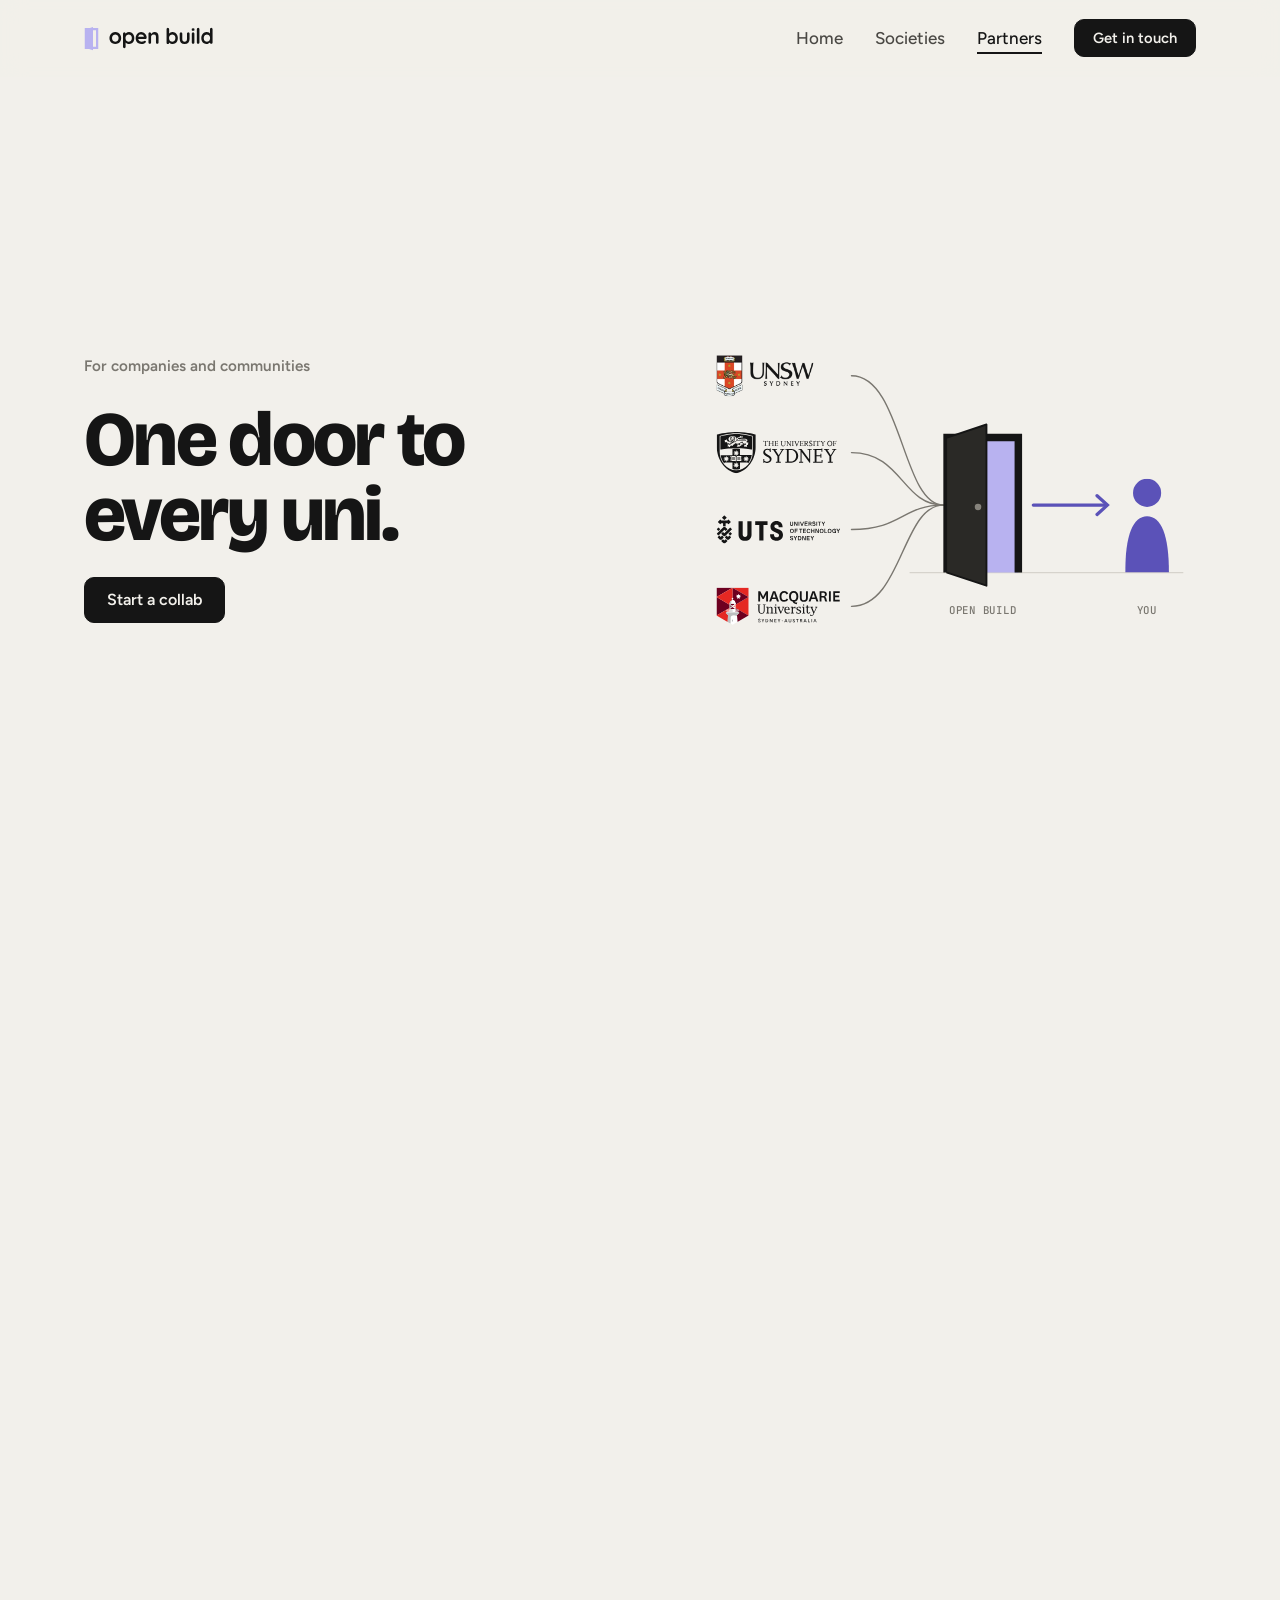
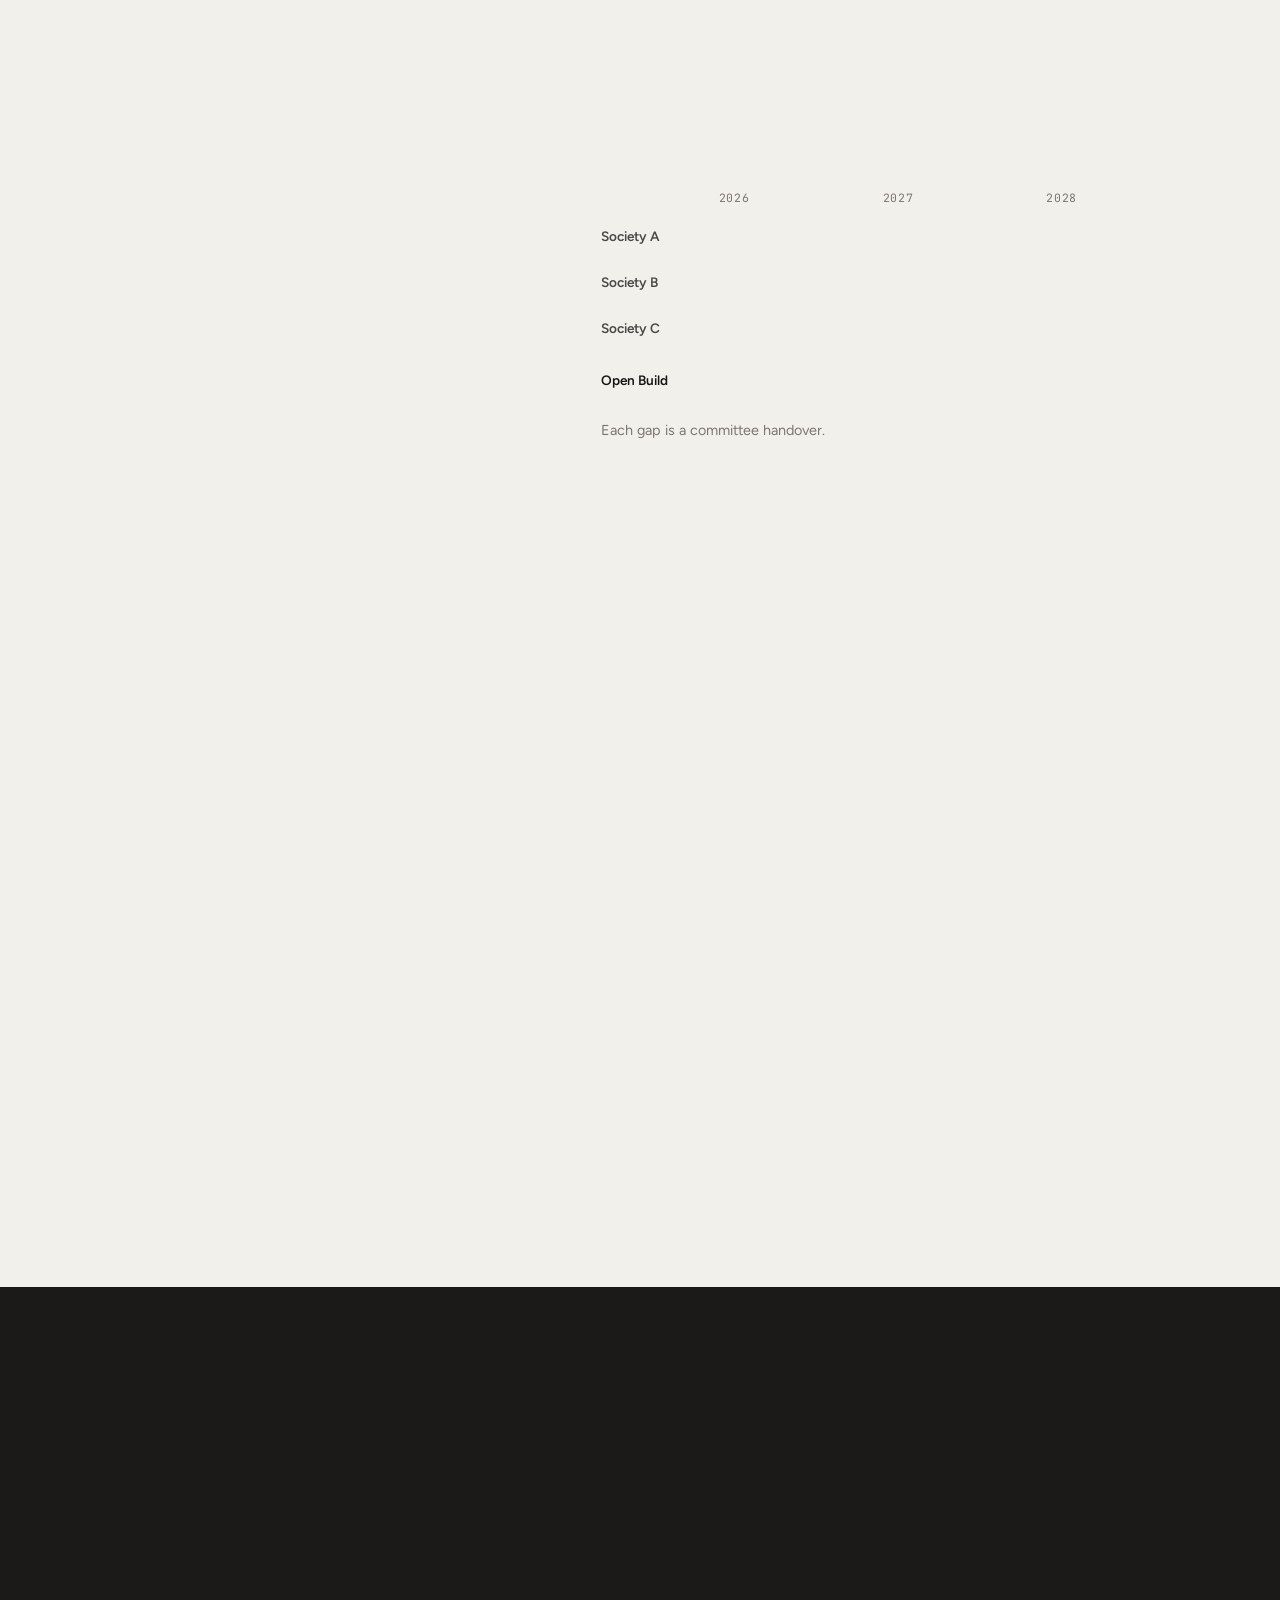
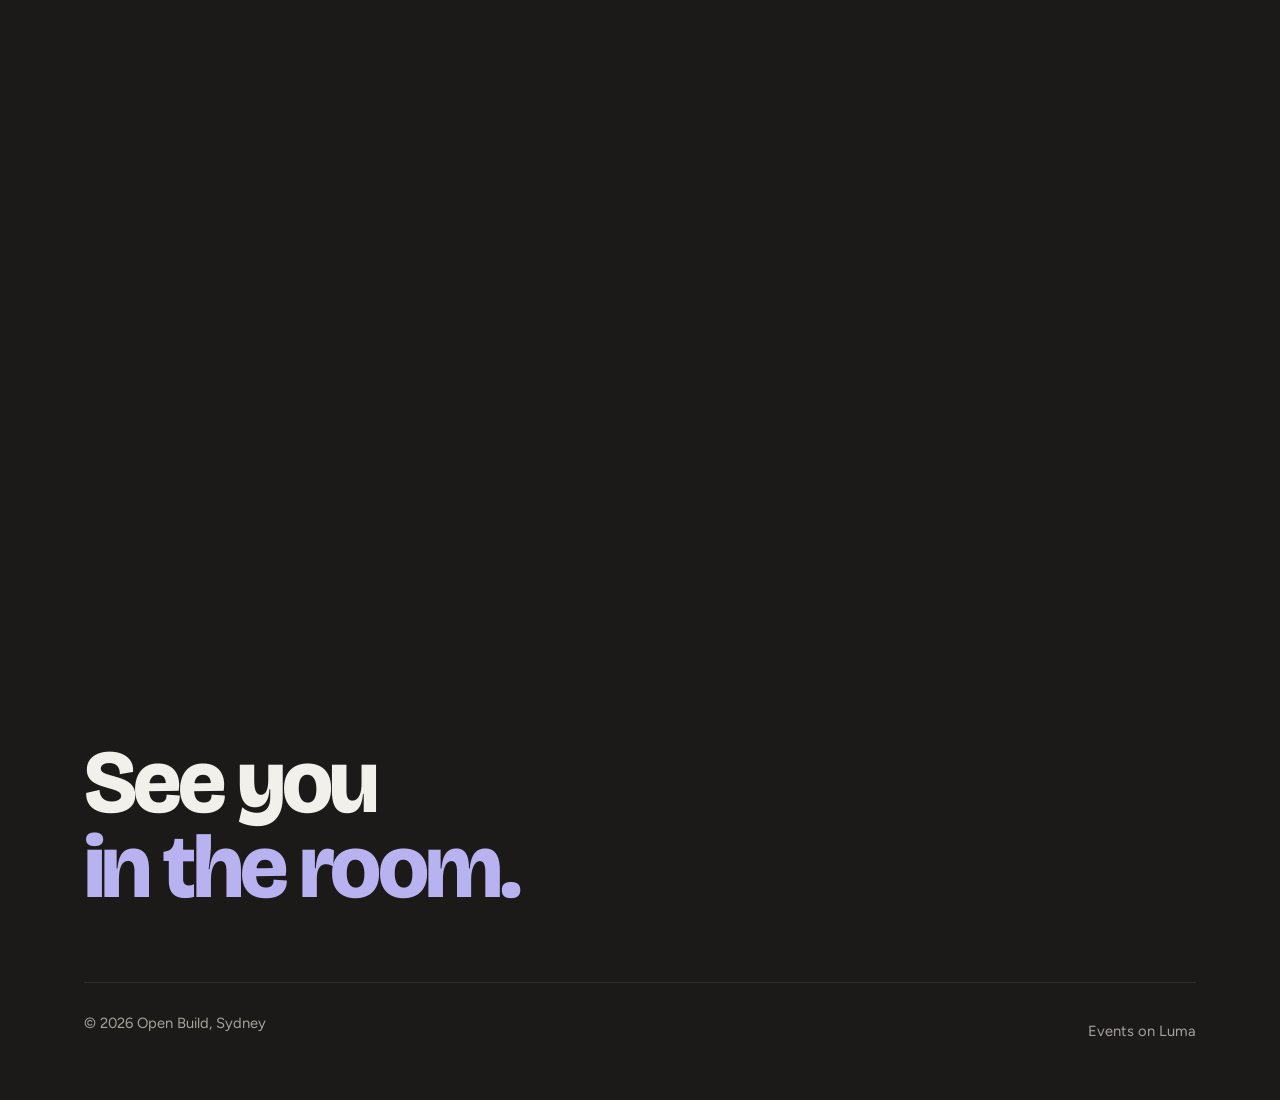
<file: partners.html>
<!doctype html><html lang="en"><head><meta charset="utf-8"><meta name="viewport" content="width=device-width,initial-scale=1,viewport-fit=cover"><style>:root{color-scheme:light;box-sizing:border-box;padding-top:env(safe-area-inset-top,0px);padding-bottom:env(safe-area-inset-bottom,0px)}html{scroll-padding-top:env(safe-area-inset-top,0px)}body{margin:0}img{max-width:100%}</style>
<title>Open Build Partners</title>
<meta name="claude:viewport-fit-sides" content="cover">
<meta name="description" content="For companies and communities: every uni through one contact, and who we have worked with.">
<link rel="icon" href="/favicon.svg" type="image/svg+xml">
<link rel="icon" href="/img/favicon-32.png" sizes="32x32" type="image/png">
<link rel="apple-touch-icon" href="/img/apple-touch-icon.png">
<link rel="preconnect" href="https://fonts.googleapis.com">
<link rel="preconnect" href="https://fonts.gstatic.com" crossorigin>
<link rel="stylesheet" href="https://fonts.googleapis.com/css2?family=Bricolage+Grotesque:opsz,wght@12..96,700;12..96,800&family=Figtree:wght@400;500;600&family=JetBrains+Mono:wght@500&display=swap">
<style>
/* Layout: a calm editorial column on warm paper. One idea per section: a headline, one line, then the thing itself. The opening door is the only big move.
   Mono is for data only (dates, years, counts), never as a decorative label above headings. */
:root{
  --paper:#F2F0EB; --paper-2:#E8E6E0; --ink:#151515; --ink-2:#4a4844; --ink-3:#7a7770;
  --lav:#B8B2F0; --lav-hi:#d6d2fa; --lav-deep:#5b52b8; --lav-wash:#e4e1fa;
  --line:#d6d3cc; --card:#faf9f6; --on-lav:#151515; --leaf:#2a2926;
  --night:#1b1a18; --night-2:#232220; --night-line:#2f2e2b;
  --f-display:"Bricolage Grotesque", "Avenir Next", system-ui, sans-serif;
  --f-body:"Figtree", "Avenir Next", system-ui, sans-serif;
  --f-mono:"JetBrains Mono", ui-monospace, Menlo, monospace;
  --s-hero:clamp(3rem, 1.5rem + 6vw, 6.4rem); --s-h2:clamp(2.1rem, 1.4rem + 2.8vw, 3.6rem);
  --s-h3:clamp(1.35rem, 1.15rem + .7vw, 1.75rem);
  --sec:clamp(96px, 12vw, 168px); --wrap:1160px; --r:16px; --r-btn:10px;
  --ease-out:cubic-bezier(0.23, 1, 0.32, 1); --ease-in-out:cubic-bezier(0.77, 0, 0.175, 1); --ease-sweep:cubic-bezier(0.65, 0, 0.35, 1);
  --mark:url("data:image/svg+xml,%3Csvg xmlns='http://www.w3.org/2000/svg' viewBox='12 -1 40 66'%3E%3Cpath fill-rule='evenodd' d='M14 4H50V60H14Z M20 10H44V54H20Z'/%3E%3Cpath d='M17 7L36 1L36 63L17 57Z'/%3E%3C/svg%3E");
}
@media (prefers-color-scheme: dark){:root:not([data-theme="light"]){
  --paper:#151515; --paper-2:#1d1c1a; --ink:#F2F0EB; --ink-2:#c9c6bf; --ink-3:#8f8c85;
  --lav-deep:#cfcaf7; --lav-wash:#26243a; --line:#33312e; --card:#1c1b19; --night:#0f0f0e; --night-2:#1a1918; color-scheme:dark}}
:root[data-theme="dark"]{
  --paper:#151515; --paper-2:#1d1c1a; --ink:#F2F0EB; --ink-2:#c9c6bf; --ink-3:#8f8c85;
  --lav-deep:#cfcaf7; --lav-wash:#26243a; --line:#33312e; --card:#1c1b19; --night:#0f0f0e; --night-2:#1a1918; color-scheme:dark}
*{box-sizing:border-box}
[hidden]{display:none!important}
/* Smooth scrolling starts only once a new page has settled at the top (site.js adds .ready), so it never glides up from where the last page was left */
html.ready{scroll-behavior:smooth}
body{transition:opacity .16s ease}
.leaving body{opacity:0}
@media (prefers-reduced-motion:reduce){html.ready{scroll-behavior:auto}*{animation:none!important;transition:none!important}}
body{margin:0;background:var(--paper);color:var(--ink);font:400 1.0625rem/1.65 var(--f-body);-webkit-font-smoothing:antialiased}
body::before{content:"";position:fixed;inset:0 0 auto;height:env(safe-area-inset-top,0px);z-index:10;background:var(--paper)}
a{color:inherit}
:focus-visible{outline:2px solid var(--lav-deep);outline-offset:3px;border-radius:4px}
.wrap{max-width:var(--wrap);margin-inline:auto;padding-left:max(24px,env(safe-area-inset-left,0px));padding-right:max(24px,env(safe-area-inset-right,0px))}
h1,h2,h3{font-family:var(--f-display);font-weight:800;letter-spacing:-.025em;line-height:1.02;margin:0;text-wrap:balance}
p{margin:0;text-wrap:pretty}
.mono{font-family:var(--f-mono);font-size:.75rem;letter-spacing:.06em;text-transform:uppercase;color:var(--ink-3)}
section,[id]{scroll-margin-top:88px}
section{padding-block:var(--sec)}
.sec-head{display:grid;gap:20px;margin-bottom:clamp(44px,5vw,72px);max-width:40rem}
.sec-head h2{font-size:var(--s-h2)}
.sec-head .sub{color:var(--ink-2);font-size:1.15rem;max-width:30em}

.btn{display:inline-flex;align-items:center;gap:10px;border-radius:var(--r-btn);padding:14px 22px;font:600 1rem/1 var(--f-body);text-decoration:none;border:1.5px solid var(--ink);cursor:pointer;transition:transform .16s var(--ease-out),background-color .2s ease,border-color .2s ease}
.btn:active{transform:scale(.97)}
.btn-ink{background:var(--ink);color:var(--paper)}
@media (hover:hover) and (pointer:fine){.btn-ink:hover{background:var(--lav-deep);border-color:var(--lav-deep);color:var(--paper)}}

/* Text link with an arrow that nudges on hover */
.txt-link{display:inline-flex;align-items:center;gap:8px;padding:14px 4px;font-weight:600;text-decoration:none}
.txt-link .lbl{text-decoration:underline;text-decoration-thickness:1.5px;text-underline-offset:6px;text-decoration-color:var(--line);transition:text-decoration-color .2s ease}
.txt-link .arr{display:inline-block;transition:transform .2s var(--ease-out)}
@media (hover:hover) and (pointer:fine){.txt-link:hover .lbl{text-decoration-color:var(--lav-deep)}.txt-link:hover .arr{transform:translateX(3px)}}

/* Header */
header.top{position:sticky;top:env(safe-area-inset-top,0px);z-index:20;background:color-mix(in srgb,var(--paper) 86%,transparent);backdrop-filter:saturate(1.4) blur(12px);-webkit-backdrop-filter:saturate(1.4) blur(12px);border-bottom:1px solid transparent;transition:border-color .2s ease}
header.top.scrolled{border-bottom-color:var(--line)}
.nav{display:flex;align-items:center;gap:32px;height:76px}
.logo{display:flex;align-items:center;gap:10px;text-decoration:none;color:var(--ink)}
.logo svg{fill:currentColor}
.logo .m{width:15px;height:25px;color:var(--lav)}
.logo .w{width:104px;height:22px}
.nav ul{display:flex;gap:32px;list-style:none;margin:0 0 0 auto;padding:0}
.nav ul a{position:relative;text-decoration:none;font-weight:500;color:var(--ink-2);transition:color .2s ease}
.nav ul a::after{content:"";position:absolute;left:0;right:0;bottom:-6px;height:1.5px;background:currentColor;transform:scaleX(0);transform-origin:left;transition:transform .25s var(--ease-out)}
.nav ul a[aria-current]{color:var(--ink)}
.nav ul a[aria-current]::after{transform:scaleX(1)}
@media (hover:hover) and (pointer:fine){.nav ul a:hover{color:var(--ink)}}
.nav .btn{padding:11px 18px;font-size:.92rem}
/* On small screens the page links drop to their own row under the logo, since they are the only way between pages */
@media (max-width:860px){.nav{flex-wrap:wrap;height:auto;gap:0 20px;padding-block:14px 0}.nav .btn{margin-left:auto}.nav ul{order:3;width:100%;margin:0;gap:24px;padding-block:4px 6px;font-size:.95rem}.nav ul a{display:block;padding-block:10px}.nav ul a::after{bottom:4px}section,[id]{scroll-margin-top:128px}}

/* Hero */
.hero{position:relative;padding-block:clamp(56px,8vw,120px) 0;overflow:hidden}
.hero-grid{display:grid;grid-template-columns:minmax(0,1.5fr) minmax(0,1fr);gap:clamp(32px,5vw,72px);align-items:end}
@media (max-width:900px){.hero-grid{grid-template-columns:1fr}}
.hero-copy{display:grid;gap:32px;padding-bottom:clamp(40px,5vw,72px)}
.hero h1{font-size:var(--s-hero);letter-spacing:-.04em;line-height:.94}
.hero h1 .ln{display:block;overflow:hidden;padding-block:.06em .1em;margin-block:-.06em -.1em}
.hero h1 .ln>span{display:block}

/* --dh drives the frame and the light on the floor, so the door keeps a door's proportions at every width */
.doorway{--dh:clamp(340px,40vw,500px);position:relative;height:var(--dh);display:flex;justify-content:center;align-items:flex-end;clip-path:inset(-200px -600px 0 -600px)}
@media (max-width:900px){.doorway{--dh:clamp(300px,88vw,400px)}.hero-grid{gap:0}.hero-copy{padding-bottom:28px}}
.doorway .frame{position:relative;width:calc(var(--dh) * .5);height:84%;border:clamp(7px,calc(var(--dh) * .02),10px) solid var(--ink);border-bottom:0;z-index:2}
.doorway .light{position:absolute;inset:0;background:linear-gradient(180deg,var(--lav-hi),var(--lav) 70%)}
.doorway .leaf{position:absolute;inset:0;background:var(--leaf);transform-origin:left center;transform:perspective(900px) rotateY(64deg);box-shadow:inset -18px 0 30px rgba(0,0,0,.3);will-change:transform}
.doorway .leaf::after{content:"";position:absolute;right:16px;top:52%;width:9px;height:9px;border-radius:50%;background:#86837c}
.doorway .spill{position:absolute;bottom:0;left:50%;width:calc(var(--dh) * 1.16);height:34%;transform:translateX(-50%);background:linear-gradient(180deg,color-mix(in srgb,var(--lav) 60%,transparent),transparent 92%);clip-path:polygon(28% 0,72% 0,100% 100%,0 100%);z-index:1}
.floor{height:1px;background:var(--line)}
/* Light from the doorway, poured down onto the Next up card as the hero scrolls. JS places it and sets its length. */
.beam{position:absolute;z-index:1;pointer-events:none}
.beam i{position:absolute;inset:0;background:linear-gradient(180deg,color-mix(in srgb,var(--lav) 45%,transparent),var(--lav));-webkit-mask-image:linear-gradient(180deg,#000 calc(var(--p,0) * 140% - 40%),transparent calc(var(--p,0) * 140%));mask-image:linear-gradient(180deg,#000 calc(var(--p,0) * 140% - 40%),transparent calc(var(--p,0) * 140%))}

/* Next up */
.next{margin-top:clamp(48px,6vw,80px);background:color-mix(in srgb,var(--lav) calc(70% + 30% * var(--lit,1)),var(--paper));color:var(--on-lav);border-radius:20px;padding:clamp(28px,4vw,48px);display:grid;grid-template-columns:minmax(0,1.1fr) minmax(0,1fr) auto;gap:28px clamp(32px,4vw,64px);align-items:center}
.next.tba{grid-template-columns:1fr}
@media (max-width:900px){.next,.next.tba{grid-template-columns:1fr}}
.next .head{display:grid;gap:16px;justify-items:start}
.next .tag{display:flex;align-items:center;gap:12px;font-weight:600;font-size:.95rem}
.next .pill{font-family:var(--f-mono);font-size:.72rem;letter-spacing:.06em;text-transform:uppercase;background:var(--on-lav);color:var(--lav);border-radius:6px;padding:5px 9px}
.next h3{font-size:clamp(1.9rem,1.4rem + 1.5vw,2.7rem);line-height:1}
.next .note{opacity:.75}
.next dl{display:grid;gap:8px;margin:0;font-size:1.02rem}
.next dl div{display:grid;grid-template-columns:76px 1fr;gap:12px;align-items:baseline}
.next dt{font-family:var(--f-mono);font-size:.7rem;letter-spacing:.06em;text-transform:uppercase;opacity:.65}
.next dd{margin:0}
.next .btn{background:var(--on-lav);color:#F2F0EB;border-color:var(--on-lav);justify-self:start}
@media (hover:hover) and (pointer:fine){.next .btn:hover{background:#2e2d2a;border-color:#2e2d2a}}


/* Two doors: one big button per audience, each opening its own page. Only the name, a small drawing and the arrow. */
.doors{display:grid;grid-template-columns:1fr 1fr;gap:clamp(20px,3vw,32px)}
@media (max-width:760px){.doors{grid-template-columns:1fr}}
.door-btn{display:grid;grid-template-columns:1fr auto;align-items:end;gap:14px 20px;min-height:clamp(130px,12vw,165px);padding:clamp(20px,2.2vw,28px);border:1.5px solid var(--ink);border-radius:var(--r) var(--r) 4px 4px;background:var(--card);color:var(--ink);text-decoration:none;transition:transform .3s var(--ease-out)}
.door-btn svg{grid-column:1/-1;align-self:start;width:auto;height:clamp(36px,3.6vw,46px);display:block}
.door-btn .lbl{font:800 clamp(1.35rem,1.1rem + 1vw,1.9rem)/1.05 var(--f-display);letter-spacing:-.03em;text-wrap:balance}
.door-btn .arr{font-size:1.3rem;line-height:1.2;transition:transform .25s var(--ease-out)}
.door-btn.lav{background:var(--lav);border-color:var(--lav);color:var(--on-lav)}
.door-btn:active{transform:scale(.985)}
@media (hover:hover) and (pointer:fine){.door-btn:hover{transform:translateY(-4px)}.door-btn:hover .arr{transform:translateX(6px)}}
.who{font-weight:600;font-size:.95rem;color:var(--ink-3)}

/* Plain statements in a row, each under one rule: what we do (home), the steps (audience pages, numbered because they are a sequence) and what we've run */
.value{display:grid;grid-template-columns:repeat(3,minmax(0,1fr));gap:clamp(28px,3vw,40px);list-style:none;margin:0;padding:0}
@media (max-width:760px){.value{grid-template-columns:1fr}}
.value li{display:grid;gap:10px;align-content:start;border-top:1.5px solid var(--ink);padding-top:20px}
.value h3{font-size:var(--s-h3);line-height:1.12}
.value li>p:not(.mono){color:var(--ink-2)}
.value .draw{margin-bottom:10px}
.value .draw>svg{max-width:none}

/* Audience pages open with who the page is for, the promise and what they get */
/* The audience pages' head fills the first screen, like the home hero, so the next section starts below the fold */
.page-head{--top:77px;min-height:calc(100svh - var(--top) - env(safe-area-inset-top,0px));display:grid;align-content:center;padding-block:clamp(48px,7vw,104px)}
@media (max-width:860px){.page-head{--top:109px}}
.page-head .wrap{display:grid;grid-template-columns:minmax(0,1.15fr) minmax(0,1fr);gap:clamp(32px,5vw,80px);align-items:end}
@media (max-width:900px){.page-head .wrap{grid-template-columns:1fr}}
.page-head .lead{display:grid;gap:24px;justify-items:start}
.page-head h1{font-size:clamp(2.5rem,1.5rem + 4.2vw,4.8rem);letter-spacing:-.035em;line-height:.98}
.page-head .wrap{align-items:center}

/* Drawings: flat figures in the page's own ink and lavender. Each one makes the point of the heading beside it.
   The .d- classes carry no ancestor in their selectors, so they also reach the copies a <use> makes of the sprite's figures. */
.draw{margin:0}
.draw>svg{display:block;width:100%;height:auto;max-width:560px;margin-inline:auto;overflow:visible}
.d-ink{fill:var(--ink)}
.d-uni{color:var(--ink)}
.d-you{fill:var(--lav-deep)}
.d-onlav{fill:var(--on-lav)}
.d-lav{fill:var(--lav)}
.d-leaf{fill:var(--leaf)}
.d-card{fill:var(--card)}
.d-frame{fill:none;stroke:var(--ink);stroke-width:8;stroke-linejoin:miter}
.d-line{fill:none;stroke:var(--ink);stroke-width:2;stroke-linecap:round;stroke-linejoin:round}
.d-faint{fill:none;stroke:var(--ink-3);stroke-width:1.5;stroke-linecap:round}
.d-dash{stroke-dasharray:2 7}
.d-ground{fill:none;stroke:var(--line);stroke-width:1.5}
.d-one{fill:none;stroke:var(--lav-deep);stroke-width:3.5;stroke-linecap:round}
.d-box{fill:var(--card);stroke:var(--ink-3);stroke-width:1.5}
.d-glass{fill:none;stroke:var(--ink);stroke-width:5;stroke-linecap:round}
.d-lk{fill:none;stroke:var(--ink);stroke-width:13}
.d-lk2{stroke:var(--lav-deep)}
.d-lkgap{stroke:var(--paper);stroke-width:21}
.d-lens{fill:var(--lav-wash)}
.d-hole{fill:var(--paper)}
.draw text{font:500 11.5px var(--f-mono);letter-spacing:.07em;fill:var(--ink-3);text-transform:uppercase}
/* The labels are drawn in the SVG's own units, so on a phone they shrink with the drawing: make them bigger there */
.draw text.d-lab{font-size:16px;fill:var(--ink-2)}
.draw text.d-sym{font:700 13px var(--f-body);letter-spacing:0;fill:var(--paper)}
@media (max-width:560px){.draw text{font-size:15px}.draw text.d-lab{font-size:19.5px}}

/* Photo cards: what the page promises, each beside a photo of it happening (audience pages) */
.shots{--rg:clamp(28px,3vw,40px);--cg:clamp(20px,2.4vw,32px);display:grid;grid-template-columns:repeat(3,minmax(0,1fr));gap:var(--rg) var(--cg);list-style:none;margin:0;padding:0}
@media (max-width:760px){.shots{grid-template-columns:1fr}}
.shots li{display:grid;gap:8px;align-content:start}
/* Photo cards come in one after another, not all at once (Harish, 14 Nov). site.js staggers the ones that scroll in together. */
@media (prefers-reduced-motion:no-preference){.js .shots>li:not(.in){opacity:0}}
.shots>li.in{animation:rise 1.3s var(--ease-out) backwards}
/* How it works: the three steps hang off one rail, so the row reads as a timeline. It starts at a tick, has a numbered dot above the middle
   of each photo and ends in an arrowhead. Each stretch of rail draws in with its card. On a phone the rail runs down the left, with the dots beside the photos. */
.rail{position:relative;counter-reset:step}
.rail>li{position:relative;padding-top:52px;counter-increment:step}
.rail>li::before{content:"";position:absolute;top:12px;left:0;right:calc(-1 * var(--cg));height:1.5px;background:var(--ink);transform-origin:left}
.rail>li:last-child::before{right:0}
.rail>li::after{content:counter(step);position:absolute;top:0;left:50%;margin-left:-13px;width:26px;height:26px;border-radius:50%;display:grid;place-items:center;background:var(--lav-deep);color:var(--paper);font:500 .75rem/1 var(--f-mono);box-shadow:0 0 0 5px var(--paper)}
.rail::before{content:"";position:absolute;top:5px;left:0;width:1.5px;height:16px;background:var(--ink)}
.rail::after{content:"";position:absolute;top:8px;right:2px;width:10px;height:10px;box-sizing:border-box;border:solid var(--ink);border-width:1.5px 1.5px 0 0;transform:rotate(45deg)}
@media (max-width:760px){
  .rail>li{padding:0 0 0 46px}
  .rail>li::before{top:0;left:12px;right:auto;bottom:calc(-1 * var(--rg));width:1.5px;height:auto;transform-origin:top}
  .rail>li:last-child::before{right:auto;bottom:0}
  /* a margin-top percentage is measured on the card's width, so this lands the dot halfway down the 4:3 photo */
  .rail>li::after{left:0;margin:calc((100% - 46px) * .375 - 13px) 0 0}
  .rail::before{top:0;left:5px;width:16px;height:1.5px}
  .rail::after{top:auto;right:auto;bottom:2px;left:8px;transform:rotate(135deg)}
}
@media (prefers-reduced-motion:no-preference){
  .rail>li.in::before{animation:draw 1.2s var(--ease-out) backwards;animation-delay:inherit}
  .js .rail:not(:has(>li.in))::before,.js .rail:not(:has(>li:last-child.in))::after{opacity:0}
  .rail:has(>li.in)::before{animation:fade .4s ease backwards}
  .rail:has(>li:last-child.in)::after{animation:fade .5s ease 1.3s backwards}
}
@media (prefers-reduced-motion:no-preference) and (max-width:760px){.rail>li.in::before{animation-name:drawY}}
.shots figure{margin:0 0 10px;aspect-ratio:4/3;max-width:100%;border-radius:var(--r);overflow:hidden;background:var(--paper-2)}
.shots img{width:100%;height:100%;object-fit:cover;object-position:var(--at,50% 50%);display:block}
.shots h3{font-size:var(--s-h3);line-height:1.12}
.shots li>p:not(.mono){color:var(--ink-2)}

/* Who we are: one person at a time. A stack of photo cards on the left (the next two peek out behind), names on the right.
   Arrows, the names themselves, swipe and the arrow keys all move it. Without JS it is the first card and the plain list of names. */
.team{padding-top:0}
.team-grid{display:grid;grid-template-columns:minmax(0,.8fr) minmax(0,1fr);gap:clamp(40px,7vw,112px);align-items:center}
@media (max-width:900px){.team-grid{grid-template-columns:1fr}.team-show{order:2;max-width:420px}}
.team .sec-head{margin-bottom:clamp(28px,3vw,40px)}
.team-show{display:grid;gap:28px;padding-inline:14px}
.stack{position:relative;aspect-ratio:4/5;max-width:100%;touch-action:pan-y}
.face{position:absolute;inset:0;margin:0;border-radius:var(--r);overflow:hidden;background:var(--lav);color:var(--on-lav);opacity:0;transform:scale(.9);transition:transform .55s var(--ease-out),opacity .35s ease}
.face svg,.face img{display:block;width:100%;height:100%;object-fit:cover}
.face svg{fill:currentColor}
.face .ini{font:800 64px var(--f-display);letter-spacing:-.04em}
.face.f2{background:var(--lav-deep);color:var(--paper)}
.face.f3{background:var(--lav-wash);color:var(--lav-deep)}
.face[data-pos="0"]{opacity:1;transform:none;z-index:3}
.face[data-pos="1"]{opacity:1;transform:translate(14px,8px) rotate(4deg) scale(.96);z-index:2}
.face[data-pos="2"]{opacity:1;transform:translate(-12px,12px) rotate(-4deg) scale(.93);z-index:1}
.team-bar{display:flex;align-items:center;justify-content:space-between;gap:20px}
.team-who{display:grid;gap:2px;min-width:0}
.team-who b{font:800 var(--s-h3)/1.1 var(--f-display);letter-spacing:-.025em}
.team-who span{color:var(--ink-2)}
.team-nav{display:flex;align-items:center;gap:10px;flex:none}
.team-nav .mono{margin-right:6px;font-variant-numeric:tabular-nums}
.team-nav button{display:grid;place-items:center;width:44px;height:44px;border-radius:50%;border:1.5px solid var(--ink);background:none;color:var(--ink);font:500 1.1rem/1 var(--f-body);cursor:pointer;transition:transform .16s var(--ease-out),background-color .2s ease,color .2s ease}
.team-nav button:active{transform:scale(.94)}
@media (hover:hover) and (pointer:fine){.team-nav button:hover{background:var(--ink);color:var(--paper)}}
.people{display:grid;grid-template-columns:repeat(3,minmax(0,1fr));gap:22px 24px;list-style:none;margin:0;padding:0}
@media (max-width:520px){.people{grid-template-columns:repeat(2,minmax(0,1fr))}}
.people button{display:grid;gap:2px;width:100%;text-align:left;font:inherit;color:var(--ink-3);background:none;border:0;border-top:1.5px solid var(--line);padding:12px 0 0;cursor:pointer;transition:color .2s ease,border-color .2s ease}
.people b{font-weight:600}
.people span{font-size:.92rem}
.people button[aria-pressed="true"]{color:var(--ink);border-top-color:var(--ink)}
.people button[aria-pressed="true"] span{color:var(--ink-2)}
@media (hover:hover) and (pointer:fine){.people button:hover{color:var(--ink)}}

/* Committees */
/* No tinted band: every section sits on the page colour, as on the home page; only the form and footer go dark */
.steady{padding-top:0}
.steady-grid{display:grid;grid-template-columns:minmax(0,.85fr) minmax(0,1.15fr);gap:clamp(40px,6vw,96px);align-items:center}
@media (max-width:900px){.steady-grid{grid-template-columns:1fr}}
.steady .sec-head{margin-bottom:0}
.timeline{position:relative;display:grid;gap:12px;--sweep:3.6s}
/* Covers the boxes and slides off to the right, so the whole diagram is revealed by one left-to-right sweep. JS sizes it to the boxes. */
.tl-cover{position:absolute;background:var(--paper);transform-origin:right center;pointer-events:none}
@media (prefers-reduced-motion:reduce){.tl-cover{display:none}}
.tl-years,.tl-row{display:grid;grid-template-columns:104px repeat(3,1fr);gap:8px 14px;align-items:center}
.tl-years span{font-family:var(--f-mono);font-size:.72rem;color:var(--ink-3);letter-spacing:.06em}
.tl-row .lab{font-weight:600;color:var(--ink-2);font-size:.85rem}
.seg{position:relative;height:34px;border-radius:6px;background:var(--card);border:1px solid var(--line)}
/* With JS, each box is drawn as an SVG outline so the sides that face a neighbour are torn zigzags (matching, like pieces pulled apart) */
.js .seg{border:0;background:none;border-radius:0}
.seg svg{position:absolute;inset:0;width:100%;height:100%;overflow:visible}
.seg path{fill:var(--card);stroke:var(--line);stroke-width:1;stroke-linejoin:round}
.tl-ob{margin-top:6px}
.tl-ob .lab{color:var(--ink)}
.tl-ob .bar{grid-column:2/-1;height:34px;border-radius:6px;background:var(--lav)}
.tl-note{margin-top:10px;color:var(--ink-3);font-size:.9rem}
@media (max-width:520px){.tl-years,.tl-row{grid-template-columns:80px repeat(3,1fr)}}
/* The maze (societies page): three grey routes set off together and each hits a dead end, the maze fades back, then the Open Build line goes
   straight through to the company, which turns lavender. The walls and routes are generated (seeded), so redraw them as a set, not by hand. */
.mz-wall{fill:none;stroke:var(--ink-3);stroke-width:2;stroke-linecap:round;opacity:.7}
.mz-try{fill:none;stroke:var(--ink);stroke-width:4;stroke-linecap:round;stroke-linejoin:round;stroke-dasharray:1 2}
.mz-g{opacity:.2}
.mz-go{fill:none;stroke:var(--lav-deep);stroke-width:4;stroke-linecap:round;stroke-dasharray:1 2}
.mz-head{fill:none;stroke:var(--lav-deep);stroke-width:4;stroke-linecap:round;stroke-linejoin:round}
.draw text.mz-lab{paint-order:stroke;stroke:var(--paper);stroke-width:8px;fill:var(--lav-deep)}
.mz-co{fill:var(--lav)}

/* Network */
/* Societies: a slow, endless carousel of equal cards. JS clones the list once so the loop is seamless (the track moves exactly one copy's width), and sets --loop from the count.
   Hover pauses it. Without JS or with reduced motion it is a plain row you can scroll sideways. */
.socs-rail{overflow-x:auto;scrollbar-width:none;-webkit-mask-image:linear-gradient(90deg,transparent,#000 6%,#000 94%,transparent);mask-image:linear-gradient(90deg,transparent,#000 6%,#000 94%,transparent)}
.socs-rail::-webkit-scrollbar{display:none}
.socs{display:flex;width:max-content;list-style:none;margin:0;padding:4px 0}
.socs li{flex:none;width:clamp(184px,18vw,224px);margin-right:16px;display:grid;gap:16px;align-content:start;padding:24px;border:1px solid var(--line);border-radius:var(--r);background:var(--card)}
.socs img{width:72px;height:72px;border-radius:18px;box-shadow:0 0 0 1px var(--line)}
.socs .nm{display:grid;gap:6px;font-weight:600;line-height:1.25;min-height:2.5em}
.socs .mono{font-size:.7rem}
.socs-rail.loop{overflow:hidden}
.socs-rail.loop .socs{animation:marquee var(--loop,40s) linear infinite}
@media (hover:hover) and (pointer:fine){.socs-rail.loop:hover .socs{animation-play-state:paused}}
@keyframes marquee{to{transform:translateX(-50%)}}
/* As a plain scrolling row (no JS, or reduced motion) the cards start at the page gutter */
.socs-rail:not(.loop) .socs{padding-inline:max(24px,calc((100vw - var(--wrap)) / 2 + 24px))}
@media (prefers-reduced-motion:reduce){.socs-rail.loop{overflow-x:auto}.socs-rail.loop .socs{padding-inline:max(24px,calc((100vw - var(--wrap)) / 2 + 24px))}.socs>[aria-hidden]{display:none}}
.missing{margin-top:clamp(40px,5vw,56px)}
.missing .lbl span{font-weight:400;color:var(--ink-3)}



/* Partners: brand-colour logos (black parts follow the ink), each sized by aspect ratio in build.py (--h, --r).
   Same carousel as the societies, in two rows; the second row runs the other way. */
.socs.plogos li{display:block;padding:0;width:clamp(176px,17vw,216px)}
.plogos a{display:flex;align-items:center;justify-content:center;height:clamp(92px,9vw,112px);padding:0 24px;border-radius:inherit;text-decoration:none;color:var(--ink-2);transition:color .2s ease}
.plogos svg{height:calc(var(--h) * .9);width:calc(var(--h) * .9 * var(--r));max-width:100%;display:block;transition:transform .3s var(--ease-out)}
@media (hover:hover) and (pointer:fine){.plogos a:hover{color:var(--ink)}.plogos a:hover svg{transform:scale(1.04)}}
.socs-rail+.socs-rail{margin-top:8px}
.socs-rail.loop .socs.rev{animation-direction:reverse}
@media (max-width:760px){.plogos svg{height:calc(var(--h) * .8);width:calc(var(--h) * .8 * var(--r))}}

/* Contact + footer: one dark closing block, the same in both themes */
.join{background:var(--night);color:#F2F0EB}
.join .sec-head .sub{color:#c9c6bf}
/* The selected look is a copy of the tab row, clipped to the active tab; moving the clip slides the highlight with no colour timing to juggle */
form{display:grid;grid-template-columns:1fr 1fr;gap:22px 24px;max-width:760px}
form .full{grid-column:1/-1}
form:not([hidden]){animation:formIn .25s var(--ease-out)}
@keyframes formIn{from{opacity:0;transform:translateY(6px)}}
@media (max-width:640px){form{grid-template-columns:1fr}}
label{display:grid;gap:8px;font-size:.9rem;font-weight:500;color:#d9d6cf}
input,select,textarea{font:inherit;font-size:1rem;color:#F2F0EB;background:var(--night-2);border:1px solid #3a3936;border-radius:10px;padding:14px 16px;width:100%;transition:border-color .2s ease}
@media (hover:hover) and (pointer:fine){input:hover,select:hover,textarea:hover{border-color:#55534e}}
textarea{min-height:110px;resize:vertical}
input,select{height:56px}
select{appearance:none;-webkit-appearance:none;padding-right:44px;background:var(--night-2) url("data:image/svg+xml,%3Csvg xmlns='http://www.w3.org/2000/svg' width='12' height='8' fill='none' stroke='%23a6a39c' stroke-width='1.6'%3E%3Cpath d='M1 1.5l5 5 5-5'/%3E%3C/svg%3E") no-repeat right 18px center}
input::placeholder,textarea::placeholder{color:#7d7a73}
input:focus,select:focus,textarea:focus{outline:2px solid #B8B2F0;outline-offset:1px;border-color:transparent}
.hint{font-size:.82rem;color:#a6a39c;font-weight:400}
.form-foot{margin-top:8px}
.form-foot .btn{background:#B8B2F0;border-color:#B8B2F0;color:#151515}
@media (hover:hover) and (pointer:fine){.form-foot .btn:hover{background:#d6d2fa;border-color:#d6d2fa}}
/* Spam trap: a field people never see or reach; bots that fill it in are dropped by the form script */
.hp{position:absolute;left:-9999px;width:1px;height:1px;opacity:0}
.sent{grid-column:1/-1;background:var(--night-2);border:1px solid #B8B2F0;border-radius:10px;padding:16px 18px;color:#F2F0EB;animation:formIn .25s var(--ease-out)}

footer{background:var(--night);color:#F2F0EB;padding-block:clamp(40px,6vw,96px) 48px}
.sign{font-family:var(--f-display);font-weight:800;font-size:clamp(2.6rem,1.2rem + 5.5vw,5.8rem);letter-spacing:-.04em;line-height:.95}
.sign em{font-style:normal;color:#B8B2F0}
.foot-row{display:flex;flex-wrap:wrap;justify-content:space-between;gap:24px;margin-top:72px;padding-top:28px;border-top:1px solid var(--night-line);color:#a6a39c;font-size:.92rem}
.foot-row ul{display:flex;flex-wrap:wrap;gap:24px;list-style:none;margin:0;padding:0}
.foot-row a{display:inline-block;padding-block:8px;text-decoration:none;transition:color .2s ease}
@media (hover:hover) and (pointer:fine){.foot-row a:hover{color:#F2F0EB}}
.soon{font-family:var(--f-mono);font-size:.65rem;letter-spacing:.05em;border:1px solid #3a3936;border-radius:4px;padding:2px 6px;margin-left:8px;vertical-align:1px}

/* Motion. The hero plays once on load. Below it the page is split into stages ([data-stage]); when a stage scrolls in, everything in it starts at the same moment, with no stagger.
   All of it is skipped under reduced motion (rule at the top). */
@keyframes lineUp{from{transform:translateY(108%)}}
@keyframes draw{from{transform:scaleX(0)}}
@keyframes drawY{from{transform:scaleY(0)}}
@keyframes rise{from{opacity:0;transform:translateY(24px)}}
@keyframes open{from{transform:perspective(900px) rotateY(0)}}
@keyframes fade{from{opacity:0}}
@keyframes unveil{to{transform:scaleX(0)}}
@keyframes trace{from{stroke-dashoffset:1}}
@keyframes dim{from{opacity:1}}
@keyframes lit{from{fill:var(--ink)}}
.hero h1 .ln>span{animation:lineUp 1.4s var(--ease-out) .1s backwards}
.doorway .frame{animation:fade .9s ease .1s backwards}
.doorway .leaf{animation:open 2.4s var(--ease-in-out) .1s backwards}
.doorway .spill{animation:fade 2.4s ease .1s backwards}
@media (prefers-reduced-motion:no-preference){
  .js [data-reveal]:not(.in){opacity:0}
}
[data-reveal].in{animation:rise 1.3s var(--ease-out) backwards}
.timeline.in .tl-cover{animation:unveil var(--sweep) var(--ease-sweep) forwards}
.maze.in .mz-try{animation:trace var(--t) linear .5s backwards}
.maze.in .mz-g{animation:dim .6s ease 2.2s backwards}
.maze.in .mz-go{animation:trace .9s var(--ease-in-out) 2.4s backwards}
.maze.in .mz-head{animation:fade .2s ease 3.2s backwards}
.maze.in .mz-lab{animation:fade .5s ease 2.9s backwards}
.maze.in .mz-co{animation:lit .5s ease 3.2s backwards}
</style>
<script>document.documentElement.classList.add('js');if(!location.hash){try{history.scrollRestoration='manual'}catch(e){}scrollTo(0,0)}</script>
</head><body>
<svg width="0" height="0" style="position:absolute" aria-hidden="true"><symbol id="ob-mark" viewBox="12 -1 40 66"><path fill-rule="evenodd" d="M14 4H50V60H14Z M20 10H44V54H20Z"/><path d="M17 7L36 1L36 63L17 57Z"/></symbol><symbol id="ob-frame" viewBox="12 -1 40 66"><path fill-rule="evenodd" d="M14 4H50V60H14Z M20 10H44V54H20Z"/></symbol><symbol id="ob-word" viewBox="2 -76 481.2 98"><path d="M58.40-26.70L58.40-26.70Q58.40-18.50 54.75-12.25Q51.10-6 44.95-2.50Q38.80 1 31.20 1L31.20 1Q23.60 1 17.45-2.50Q11.30-6 7.65-12.25Q4-18.50 4-26.70L4-26.70Q4-34.90 7.65-41.15Q11.30-47.40 17.45-50.95Q23.60-54.50 31.20-54.50L31.20-54.50Q38.80-54.50 44.95-50.95Q51.10-47.40 54.75-41.15Q58.40-34.90 58.40-26.70ZM46.40-26.70L46.40-26.70Q46.40-31.80 44.35-35.55Q42.30-39.30 38.85-41.40Q35.40-43.50 31.20-43.50L31.20-43.50Q27-43.50 23.55-41.40Q20.10-39.30 18.05-35.55Q16-31.80 16-26.70L16-26.70Q16-21.70 18.05-17.95Q20.10-14.20 23.55-12.10Q27-10 31.20-10L31.20-10Q35.40-10 38.85-12.10Q42.30-14.20 44.35-17.95Q46.40-21.70 46.40-26.70ZM94.60-54.50L94.60-54.50Q101.60-54.50 107.15-50.95Q112.70-47.40 115.95-41.20Q119.20-35 119.20-26.80Q119.20-18.60 115.95-12.35Q112.70-6.10 107.25-2.55Q101.80 1 95 1L95 1Q91 1 87.50-0.30Q84-1.60 81.40-3.60L81.40-3.60Q80-4.60 78.90-5.70L78.90-5.70L78.90 13.90Q78.90 16.50 77.20 18.25Q75.50 20 72.90 20Q70.30 20 68.60 18.30Q66.90 16.60 66.90 13.90L66.90 13.90L66.90-47.40Q66.90-50 68.60-51.75Q70.30-53.50 72.90-53.50Q75.50-53.50 77.20-51.75Q78.90-50 78.90-47.40L78.90-47.40L78.90-46.90Q80.20-48.60 82.40-50.30L82.40-50.30Q84.80-52.10 87.95-53.30Q91.10-54.50 94.60-54.50ZM93.10-43.50L93.10-43.50Q88.70-43.50 85.40-41.30Q82.10-39.10 80.25-35.35Q78.40-31.60 78.40-26.80L78.40-26.80Q78.40-22.10 80.25-18.25Q82.10-14.40 85.40-12.20Q88.70-10 93.10-10Q97.50-10 100.75-12.20Q104-14.40 105.85-18.25Q107.70-22.10 107.70-26.80L107.70-26.80Q107.70-31.60 105.85-35.35Q104-39.10 100.75-41.30Q97.50-43.50 93.10-43.50ZM152.90 1L152.90 1Q144.40 1 138.15-2.55Q131.90-6.10 128.55-12.20Q125.20-18.30 125.20-26L125.20-26Q125.20-35 128.85-41.35Q132.50-47.70 138.40-51.10Q144.30-54.50 150.90-54.50L150.90-54.50Q156-54.50 160.55-52.40Q165.10-50.30 168.60-46.65Q172.10-43 174.15-38.20Q176.20-33.40 176.20-28L176.20-28Q176.10-25.60 174.30-24.10Q172.50-22.60 170.10-22.60L170.10-22.60L137.10-22.60Q137.60-19.80 139-17.70L139-17.70Q141.20-13.90 144.75-11.95Q148.30-10 152.30-10L152.30-10Q156-10 158.20-10.60Q160.40-11.20 161.75-12.05Q163.10-12.90 164.20-13.50L164.20-13.50Q166-14.40 167.60-14.40L167.60-14.40Q169.80-14.40 171.25-12.90Q172.70-11.40 172.70-9.40L172.70-9.40Q172.70-6.70 169.90-4.50L169.90-4.50Q167.30-2.30 162.60-0.65Q157.90 1 152.90 1ZM137.20-32.60L137.20-32.60L163.40-32.60L163.40-33.30Q163.20-36.20 161.35-38.50Q159.50-40.80 156.75-42.15Q154-43.50 150.90-43.50L150.90-43.50Q147.90-43.50 145.30-42.70Q142.70-41.90 140.80-40Q138.90-38.10 137.80-34.90L137.80-34.90Q137.40-33.80 137.20-32.60ZM213.30-54.50L213.30-54.50Q220.70-54.50 224.55-51.40Q228.40-48.30 229.85-43.15Q231.30-38 231.30-31.70L231.30-31.70L231.30-6.10Q231.30-3.50 229.60-1.75Q227.90 0 225.30 0Q222.70 0 221-1.75Q219.30-3.50 219.30-6.10L219.30-6.10L219.30-31.70Q219.30-35 218.45-37.65Q217.60-40.30 215.40-41.90Q213.20-43.50 209.10-43.50L209.10-43.50Q205.10-43.50 202.35-41.90Q199.60-40.30 198.15-37.65Q196.70-35 196.70-31.70L196.70-31.70L196.70-6.10Q196.70-3.50 195-1.75Q193.30 0 190.70 0Q188.10 0 186.40-1.75Q184.70-3.50 184.70-6.10L184.70-6.10L184.70-47.40Q184.70-50 186.40-51.75Q188.10-53.50 190.70-53.50Q193.30-53.50 195-51.75Q196.70-50 196.70-47.40L196.70-47.40L196.70-45.70Q197.20-46.40 197.80-47.10L197.80-47.10Q199.50-49 201.80-50.70Q204.10-52.40 207-53.45Q209.90-54.50 213.30-54.50ZM296.00-54.50L296.00-54.50Q303.00-54.50 308.55-50.95Q314.10-47.40 317.35-41.20Q320.60-35 320.60-26.80Q320.60-18.60 317.35-12.35Q314.10-6.10 308.65-2.55Q303.20 1 296.40 1L296.40 1Q292.40 1 288.90-0.30Q285.40-1.60 282.80-3.60L282.80-3.60Q281.40-4.60 280.30-5.70L280.30-5.70L280.30-5.10Q280.30-2.50 278.60-0.75Q276.90 1 274.30 1Q271.70 1 270.00-0.70Q268.30-2.40 268.30-5.10L268.30-5.10L268.30-67.90Q268.30-70.50 270.00-72.25Q271.70-74 274.30-74Q276.90-74 278.60-72.25Q280.30-70.50 280.30-67.90L280.30-67.90L280.30-46.90Q281.60-48.60 283.80-50.30L283.80-50.30Q286.20-52.10 289.35-53.30Q292.50-54.50 296.00-54.50ZM294.50-43.50L294.50-43.50Q290.10-43.50 286.80-41.30Q283.50-39.10 281.65-35.35Q279.80-31.60 279.80-26.80L279.80-26.80Q279.80-22.10 281.65-18.25Q283.50-14.40 286.80-12.20Q290.10-10 294.50-10Q298.90-10 302.15-12.20Q305.40-14.40 307.25-18.25Q309.10-22.10 309.10-26.80L309.10-26.80Q309.10-31.60 307.25-35.35Q305.40-39.10 302.15-41.30Q298.90-43.50 294.50-43.50ZM368.80-53.50L368.80-53.50Q371.40-53.50 373.10-51.75Q374.80-50 374.80-47.40L374.80-47.40L374.80-22Q374.80-11.40 368.90-5.20Q363 1 351.90 1L351.90 1Q340.80 1 334.95-5.20Q329.10-11.40 329.10-22L329.10-22L329.10-47.40Q329.10-50 330.80-51.75Q332.50-53.50 335.10-53.50L335.10-53.50Q337.70-53.50 339.40-51.75Q341.10-50 341.10-47.40L341.10-47.40L341.10-22Q341.10-15.90 343.80-12.95Q346.50-10 351.90-10L351.90-10Q357.40-10 360.10-12.95Q362.80-15.90 362.80-22L362.80-22L362.80-47.40Q362.80-50 364.50-51.75Q366.20-53.50 368.80-53.50ZM397.10-47.40L397.10-6.10Q397.10-3.50 395.40-1.75Q393.70 0 391.10 0L391.10 0Q388.50 0 386.80-1.75Q385.10-3.50 385.10-6.10L385.10-6.10L385.10-47.40Q385.10-50 386.80-51.75Q388.50-53.50 391.10-53.50L391.10-53.50Q393.70-53.50 395.40-51.75Q397.10-50 397.10-47.40L397.10-47.40ZM391.00-60L391.00-60Q387.60-60 386.20-61.10Q384.80-62.20 384.80-65L384.80-65L384.80-66.90Q384.80-69.80 386.35-70.85Q387.90-71.90 391.10-71.90L391.10-71.90Q394.60-71.90 396.00-70.80Q397.40-69.70 397.40-66.90L397.40-66.90L397.40-65Q397.40-62.10 395.90-61.05Q394.40-60 391.00-60ZM420.40-67.90L420.40-6.10Q420.40-3.50 418.65-1.75Q416.90 0 414.30 0L414.30 0Q411.80 0 410.10-1.75Q408.40-3.50 408.40-6.10L408.40-6.10L408.40-67.90Q408.40-70.50 410.15-72.25Q411.90-74 414.50-74L414.50-74Q417.10-74 418.75-72.25Q420.40-70.50 420.40-67.90L420.40-67.90ZM475.20-74L475.20-74Q477.80-74 479.50-72.30Q481.20-70.60 481.20-67.90L481.20-67.90L481.20-6.10Q481.20-3.50 479.50-1.75Q477.80 0 475.20 0Q472.60 0 470.90-1.80L470.90-1.80Q469.20-3.50 469.20-6L469.20-6Q468-4.60 466.20-3.30L466.20-3.30Q463.80-1.50 460.55-0.25Q457.30 1 453.50 1L453.50 1Q446.60 1 441-2.55Q435.40-6.10 432.15-12.35Q428.90-18.60 428.90-26.70L428.90-26.70Q428.90-34.90 432.15-41.15Q435.40-47.40 440.90-50.95Q446.40-54.50 453.10-54.50L453.10-54.50Q457.40-54.50 461-53.20Q464.60-51.90 467.30-49.90L467.30-49.90Q468.30-49.10 469.20-48.30L469.20-48.30L469.20-67.90Q469.20-70.50 470.90-72.25Q472.60-74 475.20-74ZM455-10L455-10Q459.40-10 462.70-12.20Q466-14.40 467.85-18.20Q469.70-22 469.70-26.70L469.70-26.70Q469.70-31.50 467.85-35.30Q466-39.10 462.70-41.30Q459.40-43.50 455-43.50L455-43.50Q450.70-43.50 447.40-41.30Q444.10-39.10 442.25-35.30Q440.40-31.50 440.40-26.70L440.40-26.70Q440.40-22 442.25-18.20Q444.10-14.40 447.40-12.20Q450.70-10 455-10Z"/></symbol><symbol id="d-pawn" viewBox="0 0 28 60"><circle cx="14" cy="9" r="9"/><path d="M0 60C0 36 5 24 14 24C23 24 28 36 28 60Z"/></symbol><symbol id="d-env" viewBox="-2 -2 48 34"><rect class="d-card" width="44" height="30" rx="3"/><rect class="d-line" width="44" height="30" rx="3"/><path class="d-line" d="M1 3L22 18L43 3"/></symbol></svg>
<header class="top" id="top">
  <div class="wrap nav">
    <a class="logo" href="/" aria-label="Open Build home">
      <svg class="m" aria-hidden="true"><use href="#ob-mark"/></svg>
      <svg class="w" aria-hidden="true"><use href="#ob-word"/></svg>
    </a>
    <ul>
      <li><a href="/">Home</a></li>
      <li><a href="/societies">Societies</a></li>
      <li><a href="/partners" aria-current="page">Partners</a></li>
    </ul>
    <a class="btn btn-ink" href="#join">Get in touch</a>
  </div>
</header>

<main>
<section class="page-head">
  <div class="wrap" data-stage>
    <div class="lead" data-reveal>
      <p class="who">For companies and communities</p>
      <h1>One door to every uni.</h1>
      <a class="btn btn-ink" href="#join">Start a collab</a>
    </div>
    <figure class="draw" data-reveal>
      <svg viewBox="0 16 520 312" role="img" aria-label="Drawing: students at UNSW, USYD, UTS and Macquarie all reach you through one door, Open Build.">
        <svg class="d-uni" x="8" y="30" width="132" height="44" preserveAspectRatio="xMinYMid meet" viewBox="0 0 330 140"><mask id="unsw-word" maskUnits="userSpaceOnUse" x="112" y="0" width="218" height="140"><image href="[data-uri]" x="112" y="0" width="218" height="140"/></mask><image href="[data-uri]" x="0" y="0" width="92" height="140"/><rect x="112" y="0" width="218" height="140" fill="currentColor" mask="url(#unsw-word)"/></svg><path class="d-faint" d="M152 52C206 52 206 190 250 190"/>
        <svg class="d-uni" x="8" y="112" width="132" height="44" preserveAspectRatio="xMinYMid meet" viewBox="0 0 233 80" fill="none">
    <path d="M97.3937 27.2893H93.0106V26.7308H94.536V18.0259H91.4852V19.2392H90.7515V16.8319H91.4852V17.2556H98.9191V16.8319H99.6528V19.2392H98.9191V18.0259H95.8683V26.7308H97.3937V27.2893Z" fill="currentColor"/>
    <path d="M111.258 27.2893H107.628V26.7308H108.767V22.5517H103.051V26.7308H104.191V27.2893H100.561V26.7308H101.7V17.8334H100.561V17.2749H104.191V17.8334H103.051V21.8777H108.767V17.8334H107.628V17.2749H111.258V17.8334H110.099V26.7501H111.258V27.2893Z" fill="currentColor"/>
    <path d="M119.464 27.2888H112.532V26.7303H113.671V17.8329H112.532V17.2744H118.614V16.8507H119.309V19.258H118.614V17.9677H115.003V21.8579H117.88V20.7217L118.575 20.7024V23.6875L117.88 23.7067V22.532H115.003V26.6148H118.749V25.2859H119.444V27.2888H119.464Z" fill="currentColor"/>
    <path d="M134.524 17.8334H133.385V23.6302C133.385 25.2479 132.806 26.3072 131.531 27.0005C130.894 27.3279 130.161 27.5205 129.407 27.5205C127.206 27.5205 125.565 26.0568 125.565 24.0732V17.8334H124.426V17.2749H128.056V17.8334H126.917V23.5917C126.917 25.4405 127.998 26.6346 129.697 26.6346C131.435 26.6346 132.613 25.402 132.613 23.5725V17.8334H131.473V17.2749H134.544V17.8334H134.524Z" fill="currentColor"/>
    <path d="M143.928 27.4627H143.445L137.595 19.4319V26.7308H138.753V27.2893H135.664V26.7308H136.822V18.4112L136.417 17.8334H135.374V17.2749H137.595L143.175 24.9013V17.8334H142.016V17.2749H145.086V17.8334H143.947V27.4627H143.928Z" fill="currentColor"/>
    <path d="M149.817 27.2893H146.187V26.7308H147.326V17.8334H146.187V17.2749H149.817V17.8334H148.678V26.7501H149.817V27.2893Z" fill="currentColor"/>
    <path d="M155.976 27.559H155.455L151.613 17.8334H150.705V17.2749H154.49V17.8334H153.061L156.015 25.3057L158.95 17.8334H157.946V17.2749H160.553V17.8334H159.799L155.976 27.559Z" fill="currentColor"/>
    <path d="M168.411 27.2888H161.479V26.7303H162.619V17.8329H161.479V17.2744H167.562V16.8507H168.257V19.258H167.562V17.9677H163.951V21.8579H166.828V20.7217L167.523 20.7024V23.6875L166.828 23.7067V22.532H163.951V26.6148H167.697V25.2859H168.392V27.2888H168.411Z" fill="currentColor"/>
    <path d="M178.683 27.2893H177.39C176.482 27.2893 176.328 27.1931 175.826 26.3842L173.547 22.7828H172.35V26.7308H173.489V27.2893H169.859V26.7308H170.999V17.8334H169.859V17.2749H174.107C175.594 17.2749 176.424 17.6793 176.888 18.623C177.081 19.0274 177.197 19.4896 177.197 19.9711C177.197 21.454 176.366 22.3977 174.918 22.6095L177.119 25.9798C177.486 26.5383 177.737 26.7308 178.104 26.7308H178.703V27.2893H178.683ZM172.35 22.0895H173.818C174.976 22.0895 175.787 21.2422 175.787 19.9904C175.787 18.6808 175.073 17.949 173.798 17.949H172.37V22.0895H172.35Z" fill="currentColor"/>
    <path d="M180.633 27.4434H179.919V24.7087H180.633V25.9027C181.56 26.519 181.966 26.6731 182.642 26.6731C183.858 26.6731 184.688 26.0375 184.688 25.0746C184.688 24.208 184.09 23.5724 182.448 22.7251C180.518 21.7236 179.88 20.9533 179.88 19.7207C179.88 18.2186 181.155 17.0823 182.893 17.0823C183.646 17.0823 184.225 17.2171 184.708 17.506V16.9475H185.403V19.5474H184.708V18.4689C183.935 17.949 183.549 17.7949 182.931 17.7949C181.888 17.7949 181.232 18.4112 181.232 19.3548C181.232 20.1252 181.676 20.5681 183.588 21.6659C185.499 22.7636 186.04 23.4376 186.04 24.6702C186.04 26.2494 184.727 27.4627 183.008 27.4627C182.043 27.4627 181.425 27.2701 180.653 26.7694V27.4434H180.633Z" fill="currentColor"/>
    <path d="M191.041 27.2893H187.411V26.7308H188.55V17.8334H187.411V17.2749H191.041V17.8334H189.902V26.7501H191.041V27.2893Z" fill="currentColor"/>
    <path d="M198.668 27.2893H194.285V26.7308H195.81V18.0259H192.76V19.2392H192.026V16.8319H192.76V17.2556H200.193V16.8319H200.927V19.2392H200.193V18.0259H197.143V26.7308H198.668V27.2893Z" fill="currentColor"/>
    <path d="M208.303 27.2893H204.673V26.7308H205.812V22.6673L202.665 17.8141H201.777V17.2556H205.542V17.8141H204.152L206.778 21.8006L209.211 17.8141H207.821V17.2556H210.871V17.8141H210.08L207.145 22.571V26.7308H208.303V27.2893Z" fill="currentColor"/>
    <path d="M214.791 22.3013C214.791 19.4511 217.011 17.0823 219.714 17.0823C222.36 17.0823 224.599 19.4511 224.599 22.2821C224.599 25.1131 222.379 27.5012 219.714 27.5012C217.05 27.5012 214.791 25.1323 214.791 22.3013ZM216.316 22.2821C216.316 24.8435 217.745 26.7115 219.734 26.7115C221.684 26.7115 223.113 24.8435 223.113 22.2821C223.113 19.7207 221.703 17.8719 219.753 17.8719C217.745 17.8719 216.316 19.7014 216.316 22.2821Z" fill="currentColor"/>
    <path d="M229.176 27.2888H225.546V26.7303H226.685V17.8329H225.546V17.2744H231.628V16.8507H232.323V19.258H231.628V17.9677H228.017V21.8579H230.894V20.7217L231.59 20.7024V23.6875L230.894 23.7067V22.532H228.017V26.7303H229.157V27.2888H229.176Z" fill="currentColor"/>
    <path d="M92.6438 59.7786H90.7516V52.5759H92.6438V55.7343C95.0961 57.3906 96.1773 57.7757 97.9537 57.7757C101.178 57.7757 103.341 56.1002 103.341 53.5774C103.341 51.2856 101.777 49.6101 97.4324 47.3569C92.3735 44.7184 90.6357 42.6963 90.6357 39.4031C90.6357 35.4358 94.0148 32.47 98.5523 32.47C100.56 32.47 102.047 32.8359 103.341 33.587V32.1619H105.195V39.0179H103.341V36.1676C101.294 34.8003 100.29 34.3959 98.6875 34.3959C95.9456 34.3959 94.1885 36.0328 94.1885 38.5172C94.1885 40.5586 95.3471 41.7334 100.367 44.6221C105.388 47.5109 106.836 49.2635 106.836 52.5567C106.836 56.7165 103.379 59.9327 98.8419 59.9327C96.3125 59.9327 94.6713 59.4127 92.6632 58.1224V59.7786H92.6438Z" fill="currentColor"/>
    <path d="M124.754 59.4319H115.197V57.949H118.209V47.2413L109.887 34.4343H107.55V32.9514H117.475V34.4343H113.826L120.738 44.9495L127.129 34.4343H123.48V32.9514H131.512V34.4343H129.427L121.704 46.9909V57.9297H124.754V59.4319Z" fill="currentColor"/>
    <path d="M133.501 59.4319V57.949H136.513V34.4343H133.501V32.9514H145.357C152.597 32.9514 158.486 38.883 158.486 46.1628C158.486 53.5773 152.694 59.4319 145.299 59.4319H133.501ZM140.047 57.429H144.874C150.377 57.429 154.567 52.5759 154.509 46.2013C154.509 40 150.242 34.9928 144.951 34.9928H140.047V57.429Z" fill="currentColor"/>
    <path d="M181.676 59.8749H180.441L165.013 38.6905V57.949H168.064V59.4319H159.954V57.949H163.005V35.9557L161.924 34.4343H159.143V32.9514H164.955L179.668 53.0959V34.4343H176.617V32.9514H184.689V34.4343H181.676V59.8749Z" fill="currentColor"/>
    <path d="M205.697 59.432H187.411V57.9491H190.443V34.4344H187.43V32.9515H203.457V31.8345H205.31V38.2091H203.495V34.8003H193.976V45.0844H201.564V42.08L203.418 42.0415V49.9375L201.564 49.976V46.8947H193.976V57.6409H203.862V54.1166H205.716V59.432H205.697Z" fill="currentColor"/>
    <path d="M225.585 59.4319H216.027V57.949H219.039V47.2413L210.717 34.4343H208.4V32.9514H218.325V34.4343H214.675L221.588 44.9495L227.979 34.4343H224.33V32.9514H232.362V34.4343H230.277L222.553 46.9909V57.9297H225.604V59.4319H225.585Z" fill="currentColor"/>
    <path d="M40.3558 51.9981H46.2835V51.0929H40.3558V51.9981ZM40.3558 54.4439H46.2835V53.558H40.3558V54.4439ZM40.3558 49.5522H46.2835V48.6471H40.3558V49.5522ZM36.0885 51.0929H30.1607V51.9981H36.0885V51.0929ZM36.0885 53.558H30.1607V54.4439H36.0885V53.558ZM36.0885 48.6471H30.1607V49.5522H36.0885V48.6471ZM45.5112 32.9514C43.0976 32.8358 40.6454 32.7588 38.2318 32.7588C35.8182 32.7588 33.366 32.8358 30.9524 32.9514V44.8917H8.03294C8.97907 50.6307 11.3347 55.9846 14.6945 60.4526C15.1386 59.817 15.8916 59.3934 16.7412 59.3934H30.9524V71.8344C33.2695 72.4699 35.7024 72.8166 38.2125 72.8166V72.9129H38.2318V72.8166C40.7419 72.8166 43.1748 72.4699 45.5112 71.8151V59.3934H59.7417C60.572 59.3934 61.325 59.7978 61.7691 60.4333C65.1289 55.9653 67.4652 50.5922 68.4307 44.8724H45.5112V32.9514ZM34.0225 36.6683L37.1119 38.1319L38.2125 34.9157L39.371 38.1319L42.4218 36.649L40.9543 39.7304L44.1789 40.8281L40.9543 41.9836L42.4411 45.0265L39.3324 43.5628L38.2318 46.7598L37.0733 43.5436L34.0225 45.0265L35.49 41.9259L32.2654 40.8281L35.5093 39.6726L34.0225 36.6683ZM23.1903 56.4083L20.1395 54.9254L18.981 58.1416L17.8804 54.9446L14.7717 56.4083L16.2778 53.3654L13.0339 52.2099L16.2585 51.1122L14.791 48.0116L17.8225 49.4945L18.981 46.2783L20.0816 49.4752L23.1903 48.0116L21.7035 51.0544L24.9281 52.2099L21.7035 53.3077L23.1903 56.4083ZM28.0947 56.1772H26.7431V55.195H28.0947V56.1772ZM28.0947 53.5388H26.7431V52.5566H28.0947V53.5388ZM28.0947 50.9003H26.7431V49.9182H28.0947V50.9003ZM28.0947 48.2812H26.7431V47.299H28.0947V48.2812ZM28.8284 56.1772V46.6827H34.8142C34.93 46.6635 35.0652 46.6827 35.181 46.6827C36.5519 46.6827 37.6139 47.7419 37.6139 49.0708V57.0246C37.1698 56.5046 36.494 56.1579 35.741 56.1579C35.6444 56.1772 30.7014 56.1772 28.8284 56.1772ZM42.4411 68.5604L39.3324 67.0968L38.2318 70.313L37.0733 67.0775L34.0225 68.5604L35.49 65.4598L32.2654 64.3621L35.49 63.2066L34.0032 60.1637L37.1119 61.6273L38.2125 58.4304L39.371 61.6466L42.4218 60.1637L40.9543 63.2643L44.1789 64.3621L40.9543 65.5176L42.4411 68.5604ZM53.254 48.0116L56.3627 49.4752L57.4633 46.2783L58.6218 49.4945L61.6726 48.0116L60.2051 51.1122L63.4297 52.2099L60.1858 53.3654L61.6726 56.4083L58.5639 54.9446L57.4633 58.1416L56.3048 54.9254L53.254 56.4083L54.7215 53.3077L51.4969 52.2099L54.7215 51.0544L53.254 48.0116ZM48.3496 47.2797H49.7012V48.2619H48.3496V47.2797ZM48.3496 49.9182H49.7012V50.9003H48.3496V49.9182ZM48.3496 52.5566H49.7012V53.5388H48.3496V52.5566ZM48.3496 55.195H49.7012V56.1772H48.3496V55.195ZM47.6351 46.6827V56.1772C45.7622 56.1772 40.7999 56.1772 40.7033 56.1772C39.9503 56.1772 39.2938 56.5046 38.8304 57.0438V49.09C38.8304 47.7419 39.8923 46.702 41.2633 46.702C41.3791 46.702 41.5143 46.6827 41.6301 46.702H47.6351V46.6827ZM59.4521 6.18199C53.5436 4.93019 45.7429 3.69764 38.2318 3.69764C26.9555 3.69764 15.042 6.49013 9.80934 7.896C8.76667 8.16562 7.99432 8.39673 7.53091 8.53154V34.1069C10.9292 33.5676 24.9281 31.4492 38.2125 31.4299C51.4969 31.4299 65.4957 33.5484 68.8941 34.1069V8.53154C68.4307 8.39673 67.6583 8.18488 66.6156 7.896C64.8972 7.4338 62.4063 6.81753 59.4521 6.18199ZM27.3996 8.87819C27.863 8.76264 26.859 8.01156 27.5154 8.05007C27.9402 8.06933 29.3498 8.06933 30.4118 8.58931C30.6048 8.66635 30.74 8.30043 31.1455 8.03081C31.1841 8.01156 31.2807 7.97304 31.3386 8.03081C31.7634 8.28118 31.8985 8.66635 32.1109 8.57005C33.1729 8.06933 34.5631 8.06933 34.9686 8.03081C35.6444 7.9923 34.6211 8.76264 35.0845 8.85893C37.4788 9.43669 39.2552 11.4588 39.2552 13.8662C39.2552 14.5595 39.0814 15.2143 38.8497 15.8305C38.7145 16.1579 38.3863 15.2335 38.2511 15.7727C38.0194 16.7549 37.7684 17.4868 37.2471 18.4689C36.745 19.3934 35.9341 17.4675 35.683 18.0067C35.2196 18.9697 34.1383 19.3163 33.3853 19.4319C33.2888 19.4319 33.2115 19.4319 33.3274 19.3356C33.366 19.2971 33.5591 19.1237 33.5977 18.7771C33.5977 18.7386 33.5784 18.6808 33.6556 18.6423C34.2349 18.3727 34.6597 17.8334 34.7755 17.1979C34.9493 16.6009 35.2003 15.7535 35.49 15.2335C36.1465 14.078 35.3548 12.6914 35.5479 12.3832C35.992 12.0944 36.2816 11.5936 36.2816 11.0159C36.2816 10.1107 35.5479 9.37891 34.6404 9.37891C34.1577 9.37891 33.7136 9.59076 33.4239 9.93741L33.3853 9.97593C33.2308 10.13 33.0957 10.3033 32.9605 10.4767C32.806 10.6692 32.8447 11.0159 33.0957 11.0737C34.2156 11.3625 34.93 13.8662 34.4859 14.675C34.2928 15.0409 33.6749 16.389 33.6749 16.7742C33.6749 17.2749 33.2695 17.6793 32.7674 17.6793C32.3813 17.6793 32.053 17.4482 31.9178 17.0823L31.9372 17.0438C32.2461 16.8512 32.9219 16.4468 32.9219 16.0231L32.7867 14.6558C33.3467 14.598 33.5977 14.2898 33.6749 13.7699C33.7329 13.7313 33.7715 13.6928 33.8101 13.6543C34.0032 13.481 34.119 13.0188 33.7136 13.0958C33.1536 13.1921 32.5164 13.1728 31.8792 13.3462C31.802 13.3654 31.7441 13.4425 31.7248 13.5195C31.7054 13.6351 32.053 15.2913 32.1495 15.6572C32.1495 15.6957 32.1302 15.715 32.1109 15.715C31.8599 15.6957 31.4158 15.6765 31.3 15.6765C31.1841 15.6765 30.7593 15.6957 30.489 15.715C30.4697 15.715 30.4311 15.6765 30.4311 15.6572C30.5083 15.272 30.8752 13.6158 30.8752 13.6158C30.8752 13.5388 30.8752 13.481 30.8366 13.4232C30.7207 13.2691 29.0988 13.1343 28.8864 13.0958C28.7898 13.0766 28.6933 13.1151 28.6354 13.1921C28.4809 13.4232 28.7512 13.6736 28.9443 13.7699C29.0215 14.2706 29.2725 14.5787 29.8132 14.6365L29.8325 14.6558C29.8132 14.752 29.678 16.0231 29.678 16.0231C29.678 16.4661 30.3538 16.832 30.6821 17.0246C30.7014 17.0438 30.7207 17.0823 30.7207 17.1016C30.5662 17.4097 30.238 17.6408 29.8904 17.6408C29.3884 17.6408 28.9829 17.2364 28.9829 16.7357C28.9829 16.4083 28.3843 15.0024 28.1526 14.6172C27.6699 13.7891 28.3843 11.324 29.5429 11.0351C29.7939 10.9774 29.929 10.6115 29.736 10.4189C29.2532 9.93741 28.6933 9.34039 27.9596 9.34039C27.052 9.34039 26.3376 10.0722 26.3376 10.9774C26.3376 12.0173 27.1293 12.1714 27.0713 12.4603C26.7431 13.4232 26.7431 14.4632 27.1679 15.195C27.4575 15.6957 27.6892 16.5238 27.8823 17.1016C27.9982 17.6986 28.3457 18.2186 28.8671 18.5075C29.1181 18.6615 29.0022 18.8541 29.0988 19.066C29.1567 19.1623 29.2339 19.2393 29.2919 19.2971C29.4077 19.3741 29.3112 19.3934 29.2339 19.3934C28.4809 19.2971 27.3031 18.9697 26.8203 17.949C26.5693 17.4097 25.739 19.3356 25.2563 18.4112C24.735 17.429 24.5033 16.6972 24.2523 15.715C24.1171 15.1757 23.7889 16.1001 23.6537 15.7727C23.422 15.1565 23.2482 14.5209 23.2482 13.8084C23.2482 11.4588 25.0246 9.43669 27.3996 8.87819ZM34.2156 10.5537C34.1963 10.5344 34.1963 10.4381 34.2349 10.4189C34.3507 10.3226 34.5052 10.2841 34.6597 10.2841C35.0652 10.2841 35.3934 10.6115 35.3934 11.0159C35.3934 11.247 35.2969 11.4396 35.1231 11.5744C35.0845 11.6129 35.0072 11.5744 34.9879 11.5359C34.7755 11.1507 34.5245 10.8233 34.2156 10.5537ZM32.5743 18.7578C32.4006 19.22 31.7441 19.066 31.3965 19.3548C31.3579 19.3934 31.2613 19.3934 31.2227 19.3548C30.8752 19.066 30.238 19.2008 30.0256 18.7C30.0063 18.6615 30.0063 18.5845 30.1028 18.5652C30.5662 18.5075 30.9717 18.2956 31.2613 17.9682C31.2807 17.9297 31.3579 17.9104 31.4351 17.9875C31.7054 18.2764 32.0723 18.5075 32.4971 18.5652C32.5357 18.5845 32.613 18.623 32.5743 18.7578ZM27.6506 11.5551C27.6313 11.5744 27.5541 11.6129 27.4961 11.5551C27.3417 11.4203 27.2258 11.2085 27.2258 10.9774C27.2258 10.5729 27.5541 10.2455 27.9596 10.2455C28.1526 10.2455 28.3264 10.3226 28.4616 10.4381C28.5195 10.4766 28.4809 10.5729 28.4616 10.5922C28.1526 10.9003 27.8823 11.2085 27.6506 11.5551ZM21.2015 20.934C20.6995 20.934 20.5064 21.0881 20.1395 21.3192C19.9078 21.4733 19.8499 21.0303 20.1202 20.1252C20.3326 19.4126 18.9231 19.0274 18.5948 19.3548C18.1121 19.7208 16.915 20.4526 15.7178 19.2008C15.4861 18.9504 16.2585 19.0274 16.2971 18.8156C16.3743 18.4882 16.6639 18.2956 16.7798 18.1801C16.857 18.0838 16.857 17.9297 16.7219 17.8719C16.355 17.6793 15.853 17.2557 15.9881 16.4853C16.0074 16.3698 15.3703 16.3312 15.5827 16.1387C16.7026 15.118 17.919 15.7535 18.4017 16.0809C18.479 16.1194 18.6527 16.1194 18.6721 15.9653C18.7107 15.6379 18.5369 15.4068 19.2127 14.8676C19.3479 14.752 18.8265 14.3091 19.1934 14.3284C21.4911 14.9061 20.4485 17.2942 20.9312 17.7179C21.8194 18.5075 23.9433 19.1237 25.9321 19.5474C26.1059 19.5859 26.7238 19.7978 26.859 19.8748C28.4809 20.7029 29.4656 20.6259 30.3345 20.2793C30.6048 20.1637 30.6048 20.5296 30.5083 20.6066C27.3031 23.6688 24.8508 22.8792 24.0013 22.3399C23.4027 21.9547 22.1669 21.9355 21.607 22.7251C21.5104 22.8214 21.3367 22.8792 21.2594 22.6288C21.0856 22.051 21.2787 21.6659 21.4525 21.2422C21.5684 20.9918 21.298 20.934 21.2015 20.934ZM51.7865 23.765C51.3617 24.131 50.5894 24.5546 49.3729 24.4969C48.8516 24.4776 48.6006 24.6317 48.4847 24.7665C48.4075 24.8628 48.3689 24.9976 48.3496 25.0169C48.2723 25.2672 48.3689 25.5368 48.504 25.7487C48.6392 25.9413 48.5813 26.0568 48.3882 26.0953C48.1951 26.1531 47.9248 26.1531 47.4034 25.9027C47.1717 25.7872 47.1138 25.9413 47.0752 26.0376C46.9787 26.2879 47.1524 26.5961 47.5 26.8272C47.6738 26.9812 47.6352 27.1353 47.3648 27.2316C46.9014 27.3857 46.4959 27.1738 45.8201 26.8079C45.434 26.5961 45.125 26.5575 44.8547 26.8657C44.7002 27.039 44.7195 27.1931 44.7968 27.2894C45.0671 27.5397 45.2216 28.0597 44.5651 28.8878C44.3527 29.1574 44.121 28.4064 43.9086 28.5026C43.0204 28.9263 42.2866 28.3678 41.997 28.0019C41.9391 27.9249 41.8039 27.9056 41.6494 28.0019C41.2053 28.3101 40.2399 28.7915 39.873 27.9249C39.8151 27.7901 39.2938 28.1175 39.2938 27.8671C39.3131 26.442 40.5488 26.1724 41.0895 26.1338C41.244 26.1146 41.2826 26.0376 41.2053 25.9027C40.9929 25.5946 40.7419 25.2287 40.8771 24.805C40.9736 24.4969 40.1627 24.4198 40.4909 24.2465C42.1322 23.4377 43.0397 24.9976 43.3293 25.1517C43.812 25.4213 45.936 24.728 46.2063 23.5725C46.2642 23.3414 45.7043 23.2451 45.1636 23.1103C45.0671 23.091 45.0092 22.9562 45.1829 22.8214C46.4766 21.8584 47.5193 20.6066 49.8557 20.3755C50.1453 20.337 50.2611 20.5874 50.2611 20.7029C50.2998 21.0688 50.3963 21.4155 50.5508 21.7429C50.8983 22.4555 51.3038 22.8984 51.7093 23.2258C51.941 23.4569 51.9024 23.6688 51.7865 23.765ZM61.5954 23.0332C61.8078 23.1488 61.8078 23.2643 61.6533 23.3991C61.4988 23.5339 61.2478 23.6688 60.6879 23.6688C60.4368 23.6688 60.4368 23.8228 60.4561 23.9384C60.4948 24.208 60.7844 24.4006 61.1899 24.4584C61.4023 24.5161 61.4602 24.6702 61.2478 24.8628C60.9002 25.2094 60.4561 25.2094 59.6838 25.1902C58.9501 25.1709 58.3708 26.0376 58.7956 26.4035C59.0852 26.6538 59.6645 27.1931 59.1625 28.6952C59.008 29.1382 58.7184 28.2908 58.4867 28.4256C57.8881 28.7915 57.3474 28.3293 57.0771 28.0019C56.9613 27.8671 56.8454 27.8671 56.7682 28.0019C56.5172 28.4256 55.88 29.1574 54.6056 28.4641C54.3353 28.3101 53.756 28.83 53.7174 28.6567C53.505 27.6553 54.0263 27.0775 54.4511 26.7694C54.4898 26.7309 54.6635 26.4998 54.3739 26.519C53.9491 26.4998 53.4085 26.365 53.3505 25.8257C53.3505 25.7102 52.7906 25.7487 52.8292 25.5946C52.9644 24.8628 54.567 24.3235 55.6869 25.0746C56.633 25.6909 57.8109 23.5725 56.9613 22.5903C56.3434 21.8777 52.752 23.8806 51.5355 21.2807C51.0528 20.2407 51.6514 19.3548 51.1687 19.2778C50.6666 19.2008 48.4075 18.7193 45.8974 20.7222C41.6688 24.1117 37.0733 22.2629 35.992 21.5118C35.8182 21.454 35.6637 21.5888 35.7217 21.7622C35.8954 22.2051 35.8182 22.6095 35.6058 22.9177C35.1617 23.5917 33.6363 24.2658 33.366 24.3428C31.5896 24.8628 31.7634 26.2301 31.9565 26.8272C32.0144 27.0197 31.9372 27.116 31.7441 27.0968C31.2034 27.0005 30.1028 26.6538 29.6587 25.5946C29.6201 25.4791 29.4849 25.4598 29.3305 25.5754C28.674 26.0376 28.9057 26.7309 29.0601 27.039C29.1181 27.1546 29.0795 27.2701 28.925 27.2894C28.3264 27.3664 27.8823 26.6538 27.361 26.7116C27.0134 26.7501 26.6272 27.0005 26.3955 27.1546C26.299 27.2123 26.2797 27.3857 26.3376 27.5975C26.9941 29.5619 25.9128 29.6389 25.8356 29.6004C25.7584 29.5619 25.797 29.2345 25.488 29.1767C24.4067 29.2345 24.1171 28.5412 24.0592 28.0212C24.0399 27.8479 23.9626 27.7901 23.8661 27.8671C23.4606 28.156 22.4566 28.6952 21.8194 27.8864C21.7228 27.7708 21.4332 27.8864 21.2594 27.9634C21.1243 28.0212 21.1243 27.8093 21.1243 27.7323C21.2015 26.6153 21.9545 26.0953 22.3793 25.9027C22.5338 25.8257 22.5531 25.7487 22.4179 25.6524C22.0704 25.402 21.4718 24.8628 21.6649 24.2658C21.7035 24.1502 21.1629 23.9384 21.298 23.8421C22.5338 22.9562 24.1171 24.4198 24.3102 24.5932C24.5226 24.7665 25.6425 24.805 28.5002 23.1873C30.3152 22.1666 31.2613 21.3192 31.7827 20.6837C31.8406 20.6066 31.9758 20.4718 32.1689 20.4718C33.3274 20.4333 34.4666 20.26 35.3548 19.4896C35.5093 19.3356 35.6444 19.4319 35.7217 19.4704C37.3629 20.6066 38.1932 18.103 38.5407 16.9475C38.5794 16.7164 38.6373 16.5238 38.8883 16.5046C44.9126 16.7935 56.3241 16.7549 56.3241 16.7549C56.3241 16.7549 57.8302 16.8705 57.7529 15.9461C57.6371 14.4439 51.4004 14.4824 46.7663 15.118C45.0864 15.3491 42.6342 15.4839 41.186 14.9254C40.5875 14.6943 40.1047 14.3284 39.8344 13.8469C39.5448 13.2306 39.622 12.8647 39.68 12.4795C39.7572 12.2099 39.8923 11.9018 40.0854 11.5936C41.2826 9.76408 44.0244 9.61001 44.8933 9.61001C45.0478 9.61001 45.1636 9.53298 45.1829 9.41743C45.2602 8.99374 45.5884 8.01156 46.7469 7.95378C47.0752 7.93452 47.4034 7.81897 47.6158 7.72268C47.751 7.6649 47.8475 7.70342 47.8089 7.81897C47.7703 7.97304 47.7124 8.16562 47.5386 8.31969C46.7276 9.013 46.8435 9.3404 46.94 9.41743C46.998 9.45595 47.0752 9.43669 47.1331 9.37891C49.5853 7.24121 51.0142 8.66635 51.4583 9.12855C51.5355 9.20559 51.5548 9.34039 51.4004 9.37891C49.7398 9.74482 49.0833 11.2277 45.685 10.9966C45.2795 10.9774 42.4797 10.8233 41.5915 12.0944C41.0895 12.8262 41.437 13.5002 42.9431 13.8469C44.0823 14.0973 46.7469 13.7121 48.002 13.6158C49.2378 13.5195 54.5863 12.8455 57.4054 13.6543C58.5832 14.001 60.321 14.9446 59.9734 16.7357C59.7417 17.8719 58.6604 18.3149 58.6604 18.3149C58.6604 18.3149 55.571 20.4718 61.1126 20.5104C62.8311 20.5104 61.132 21.9355 61.0547 22.3399C61.0547 22.6095 61.325 22.8792 61.5954 23.0332ZM51.439 11.0737C51.2652 11.1122 51.0335 11.17 50.7632 11.3433C50.2611 11.6707 48.253 12.4988 47.6351 11.5166C47.6351 11.5166 49.0447 11.4781 49.9522 10.6692C49.9522 10.6692 50.9369 10.3418 51.5162 10.8618C51.5934 10.9003 51.5934 11.0351 51.439 11.0737ZM38.2318 0C19.3865 0 0.637695 5.00722 0.637695 5.00722V30.0048C0.637695 52.5373 16.8184 75.9557 38.2318 80C60.4368 75.6668 75.8452 52.5181 75.8452 30.0048V5.00722C75.8259 5.00722 60.1086 0 38.2318 0ZM70.2457 39.1334C70.2457 57.4868 56.2662 74.1261 38.2318 74.1454H38.2125C20.1781 74.1261 6.19861 57.4675 6.19861 39.1334C6.19861 17.5831 6.19861 7.54935 6.19861 7.54935L6.66202 7.41454C6.70064 7.41454 22.9007 2.38806 38.2125 2.38806C53.5243 2.38806 69.763 7.41454 69.763 7.41454L70.2264 7.54935C70.2457 7.54935 70.2457 17.5831 70.2457 39.1334Z" fill="currentColor"/>
    </svg><path class="d-faint" d="M152 134C206 134 206 190 250 190"/>
        <svg class="d-uni" x="8" y="200" width="132" height="32" preserveAspectRatio="xMinYMid meet" viewBox="0 0 235 54" fill="none">
<g clip-path="url(#uts-clip)">
<path d="M73.5101 18.63H81.2601V47.96H89.1801V18.63H96.9201V11.6H73.5101V18.63Z" fill="currentColor"/>
<path d="M58.6201 36.73C58.6201 39.66 56.9001 41.49 54.1901 41.49C51.4801 41.49 49.7601 39.66 49.7601 36.73V11.6H41.8501V36.84C41.8501 44.04 46.8301 48.52 54.1901 48.52C61.5501 48.52 66.5301 44.04 66.5301 36.84V11.6H58.6201V36.73Z" fill="currentColor"/>
<path d="M117.41 26.38L112.87 24.66C110.38 23.72 109.94 22.12 109.94 21.06C109.94 19.07 111.38 17.57 113.92 17.57C116.46 17.57 118.07 19.23 118.07 21.83V22.83H125.49V22C125.49 15.25 120.84 11.04 113.92 11.04C107 11.04 102.46 16.02 102.46 21.55C102.46 27.08 105.23 30.02 110.48 32.01L115.57 33.95C117.84 34.84 118.72 36.05 118.72 37.88C118.72 40.43 117.06 41.92 114.07 41.92C111.08 41.92 109.26 40.54 109.26 37.6V36.27H101.79V37.54C101.79 44.29 106.99 48.5 114.08 48.5C121.83 48.5 126.26 43.8 126.26 37.1C126.26 30.4 121.94 28.08 117.41 26.36" fill="currentColor"/>
<path d="M3.77449 23.1529L0.337952 26.5895L3.77449 30.026L7.21103 26.5895L3.77449 23.1529Z" fill="currentColor"/>
<path d="M14.9101 27.41L17.5301 30.03L20.9701 26.59L17.4701 23.09C16.0601 21.68 13.7701 21.68 12.3601 23.09L0.330078 35.11L3.77008 38.55L14.9101 27.41Z" fill="currentColor"/>
<path d="M14.0901 41.98L10.6501 38.54L8.03008 41.16L5.41008 38.54L1.97008 41.98L5.47008 45.48C6.88008 46.89 9.17008 46.89 10.5801 45.48L14.0901 41.97V41.98Z" fill="currentColor"/>
<path d="M14.9101 48.04L12.2901 45.42L8.85008 48.86L12.3501 52.36C13.7601 53.77 16.0501 53.77 17.4601 52.36L20.9601 48.86L17.5201 45.42L14.9001 48.04H14.9101Z" fill="currentColor"/>
<path d="M21.7801 41.16L19.1601 38.54L15.7201 41.98L19.2301 45.48C20.6401 46.89 22.9301 46.89 24.3401 45.48L27.8401 41.98L24.4001 38.54L21.7801 41.16Z" fill="currentColor"/>
<path d="M26.0392 31.6632L22.6027 35.0997L26.0392 38.5363L29.4758 35.0997L26.0392 31.6632Z" fill="currentColor"/>
<path d="M14.9101 34.29L12.2901 31.67L8.85008 35.11L12.3501 38.61C13.7601 40.02 16.0501 40.02 17.4601 38.61L29.4801 26.59L26.0401 23.15L14.9001 34.29H14.9101Z" fill="currentColor"/>
<path d="M14.9003 -0.000797222L10.3103 4.58752L14.8987 9.17745L19.4886 4.58913L14.9003 -0.000797222Z" fill="currentColor"/>
<path d="M9.18007 15.03H12.4701V21.54C13.9601 20.66 15.8401 20.66 17.3301 21.54V15.03H20.6201L22.7701 17.18L27.3601 12.59L22.7701 8L20.6201 10.15H9.18007L7.03007 8L2.45007 12.59L7.03007 17.18L9.18007 15.03Z" fill="currentColor"/>
<path d="M142.62 42.6401C141.83 42.5501 140.98 42.3801 140.98 41.6801C140.98 41.0701 141.62 40.5601 142.39 40.5601C143.34 40.5601 143.88 41.1301 143.87 41.6201C143.87 41.6501 143.89 41.6801 143.93 41.6801H145.25C145.25 41.6801 145.3 41.6601 145.3 41.6201C145.3 40.1401 143.91 39.3101 142.4 39.3101C140.98 39.3101 139.57 40.1801 139.57 41.6801C139.57 43.2801 140.76 43.8301 142.63 44.0001C143.8 44.1001 144.28 44.5901 144.28 45.0901C144.28 45.7601 143.57 46.3001 142.63 46.3001C141.69 46.3001 140.93 45.7901 140.93 45.2401C140.93 45.2101 140.91 45.1801 140.87 45.1801H139.56C139.56 45.1801 139.5 45.2001 139.5 45.2401C139.5 46.3101 140.35 47.5501 142.62 47.5501C144.52 47.5501 145.69 46.5901 145.69 45.0901C145.69 43.0201 143.81 42.7701 142.62 42.6301" fill="currentColor"/>
<path d="M153.16 39.4301H151.68C151.68 39.4301 151.61 39.4401 151.59 39.4901L149.82 42.7301C149.82 42.7301 149.75 42.7601 149.73 42.7301L147.97 39.4901C147.97 39.4901 147.93 39.4301 147.89 39.4301H146.4C146.4 39.4301 146.33 39.4801 146.36 39.5201L149.08 44.0901C149.08 44.0901 149.1 44.1501 149.1 44.1701V47.3801C149.1 47.3801 149.12 47.4401 149.16 47.4401H150.41C150.41 47.4401 150.47 47.4201 150.47 47.3801V44.1701C150.47 44.1701 150.47 44.1301 150.49 44.0901L153.22 39.5201C153.25 39.4601 153.21 39.4301 153.17 39.4301" fill="currentColor"/>
<path d="M169.34 39.4301H168.09C168.09 39.4301 168.03 39.4501 168.03 39.4901V45.4801C168.03 45.5401 167.95 45.5601 167.92 45.4801L164.8 39.4901C164.8 39.4901 164.76 39.4301 164.73 39.4301H163.03C163.03 39.4301 162.97 39.4501 162.97 39.4901V47.3901C162.97 47.3901 162.99 47.4501 163.02 47.4501H164.28C164.28 47.4501 164.34 47.4301 164.34 47.3901V41.4001C164.34 41.3401 164.42 41.3201 164.45 41.4001L167.56 47.3901C167.56 47.3901 167.61 47.4501 167.64 47.4501H169.34C169.34 47.4501 169.4 47.4301 169.4 47.3901V39.4901C169.4 39.4901 169.38 39.4301 169.34 39.4301Z" fill="currentColor"/>
<path d="M177 39.43H171.43C171.43 39.43 171.37 39.45 171.37 39.49V47.39C171.37 47.39 171.39 47.45 171.43 47.45H177C177 47.45 177.06 47.43 177.06 47.39V46.25C177.06 46.25 177.04 46.19 177 46.19H172.8C172.8 46.19 172.74 46.17 172.74 46.13V44.06C172.74 44.06 172.76 44 172.8 44H176.43C176.43 44 176.49 43.98 176.49 43.94V42.8C176.49 42.8 176.47 42.74 176.43 42.74H172.8C172.8 42.74 172.74 42.72 172.74 42.68V40.72C172.74 40.72 172.76 40.66 172.8 40.66H177C177 40.66 177.06 40.64 177.06 40.6V39.46C177.06 39.46 177.04 39.4 177 39.4" fill="currentColor"/>
<path d="M157.64 39.4399H154.71C154.71 39.4399 154.65 39.4599 154.65 39.4999V47.3999C154.65 47.3999 154.67 47.4599 154.71 47.4599H157.64C160.04 47.4599 161.22 45.9499 161.22 43.5299C161.22 41.1099 160.04 39.4599 157.64 39.4399ZM157.64 46.1999H156.08C156.08 46.1999 156.02 46.1799 156.02 46.1399V40.7299C156.02 40.7299 156.03 40.6899 156.07 40.6899H157.64C159.01 40.6899 159.8 41.8099 159.8 43.5199C159.8 45.2299 159 46.1899 157.64 46.1899" fill="currentColor"/>
<path d="M185.26 39.4301H183.78C183.78 39.4301 183.71 39.4401 183.69 39.4901L181.92 42.7301C181.92 42.7301 181.85 42.7601 181.83 42.7301L180.07 39.4901C180.07 39.4901 180.02 39.4301 179.99 39.4301H178.5C178.5 39.4301 178.43 39.4801 178.45 39.5201L181.17 44.0901C181.17 44.0901 181.19 44.1501 181.19 44.1701V47.3801C181.19 47.3801 181.21 47.4401 181.25 47.4401H182.5C182.5 47.4401 182.56 47.4201 182.56 47.3801V44.1701C182.56 44.1701 182.56 44.1301 182.58 44.0901L185.31 39.5201C185.34 39.4601 185.3 39.4301 185.27 39.4301" fill="currentColor"/>
<path d="M154.18 25.78H148.61C148.61 25.78 148.55 25.8 148.55 25.84V33.74C148.55 33.74 148.57 33.8 148.61 33.8H149.86C149.86 33.8 149.92 33.78 149.92 33.74V30.41C149.92 30.41 149.93 30.36 149.97 30.36H153.61C153.61 30.36 153.67 30.34 153.67 30.3V29.16C153.67 29.16 153.65 29.1 153.61 29.1H149.97C149.97 29.1 149.92 29.09 149.92 29.05V27.07C149.92 27.07 149.93 27.03 149.97 27.03H154.18C154.18 27.03 154.24 27.01 154.24 26.97V25.83C154.24 25.83 154.22 25.77 154.18 25.77" fill="currentColor"/>
<path d="M199.66 25.66C197.26 25.66 196.05 27.37 196.05 29.78C196.05 32.19 197.26 33.9 199.66 33.9C202.06 33.9 203.27 32.19 203.27 29.78C203.27 27.37 202.06 25.66 199.66 25.66ZM199.66 32.65C198.25 32.65 197.47 31.57 197.47 29.78C197.47 27.99 198.24 26.91 199.66 26.91C201.08 26.91 201.84 27.99 201.84 29.78C201.84 31.57 201.07 32.65 199.66 32.65Z" fill="currentColor"/>
<path d="M234.6 25.78H233.12C233.12 25.78 233.05 25.79 233.03 25.84L231.25 29.08C231.25 29.08 231.18 29.12 231.16 29.08L229.4 25.84C229.4 25.84 229.36 25.78 229.32 25.78H227.83C227.83 25.78 227.76 25.83 227.78 25.87L230.5 30.44C230.5 30.44 230.52 30.5 230.52 30.52V33.73C230.52 33.73 230.54 33.79 230.58 33.79H231.83C231.83 33.79 231.89 33.77 231.89 33.73V30.52C231.89 30.52 231.89 30.47 231.91 30.44L234.64 25.87C234.67 25.81 234.63 25.78 234.59 25.78" fill="currentColor"/>
<path d="M210.28 32.54H206.41C206.41 32.54 206.36 32.53 206.36 32.5V25.84C206.36 25.84 206.34 25.78 206.3 25.78H205.05C205.05 25.78 204.99 25.8 204.99 25.84V33.74C204.99 33.74 205.01 33.8 205.05 33.8H210.27C210.27 33.8 210.33 33.78 210.33 33.74V32.6C210.33 32.6 210.31 32.54 210.27 32.54" fill="currentColor"/>
<path d="M214.86 25.66C212.46 25.66 211.25 27.37 211.25 29.78C211.25 32.19 212.46 33.9 214.86 33.9C217.26 33.9 218.47 32.19 218.47 29.78C218.47 27.37 217.26 25.66 214.86 25.66ZM214.86 32.65C213.45 32.65 212.67 31.57 212.67 29.78C212.67 27.99 213.44 26.91 214.86 26.91C216.28 26.91 217.05 27.99 217.05 29.78C217.05 31.57 216.27 32.65 214.86 32.65Z" fill="currentColor"/>
<path d="M143.2 33.9C145.6 33.9 146.81 32.19 146.81 29.78C146.81 27.37 145.6 25.66 143.2 25.66C140.8 25.66 139.59 27.37 139.59 29.78C139.59 32.19 140.8 33.9 143.2 33.9ZM143.2 26.91C144.61 26.91 145.38 27.99 145.38 29.78C145.38 31.57 144.61 32.65 143.2 32.65C141.79 32.65 141.01 31.57 141.01 29.78C141.01 27.99 141.79 26.91 143.2 26.91Z" fill="currentColor"/>
<path d="M226.93 29.17H223.56C223.56 29.17 223.51 29.19 223.51 29.23V30.36C223.51 30.36 223.52 30.42 223.56 30.42H225.69C225.69 30.42 225.74 30.43 225.74 30.46V30.57C225.66 32.2 224.65 32.64 223.52 32.64C222.11 32.64 221.34 31.57 221.34 29.78C221.34 27.99 222.16 26.92 223.52 26.92C224.27 26.92 224.95 27.25 225.3 27.94C225.31 27.97 225.33 28.02 225.44 28.02H226.78C226.78 28.02 226.85 27.97 226.84 27.94C226.46 26.64 225.5 25.65 223.53 25.65C221.24 25.65 219.92 27.37 219.92 29.77C219.92 32.17 221.24 33.89 223.53 33.89C224.45 33.89 225.09 33.55 225.63 33.12C225.69 33.07 225.73 33.1 225.74 33.14L225.85 33.73C225.85 33.73 225.87 33.78 225.91 33.78H226.95C226.95 33.78 227.01 33.77 227.01 33.73V29.21C227.01 29.21 226.99 29.15 226.95 29.15" fill="currentColor"/>
<path d="M174.86 26.93C176.31 26.93 176.69 28.06 176.81 28.4C176.82 28.44 176.84 28.46 176.88 28.46H178.19C178.19 28.46 178.25 28.44 178.25 28.4C178.25 27.69 177.41 25.67 174.87 25.67C172.47 25.67 171.28 27.47 171.28 29.87C171.28 32.27 172.46 33.91 174.87 33.91C177.56 33.91 178.25 31.7 178.25 31.18C178.25 31.15 178.24 31.12 178.19 31.12H176.89C176.89 31.12 176.83 31.14 176.82 31.18C176.73 31.47 176.32 32.65 174.86 32.65C173.49 32.65 172.7 31.6 172.7 29.87C172.7 28.14 173.5 26.93 174.86 26.93Z" fill="currentColor"/>
<path d="M169.91 25.78H164.34C164.34 25.78 164.28 25.8 164.28 25.84V33.74C164.28 33.74 164.3 33.8 164.34 33.8H169.91C169.91 33.8 169.97 33.78 169.97 33.74V32.6C169.97 32.6 169.95 32.54 169.91 32.54H165.71C165.71 32.54 165.65 32.52 165.65 32.48V30.41C165.65 30.41 165.67 30.35 165.71 30.35H169.34C169.34 30.35 169.4 30.33 169.4 30.29V29.15C169.4 29.15 169.38 29.09 169.34 29.09H165.71C165.71 29.09 165.65 29.07 165.65 29.03V27.07C165.65 27.07 165.67 27.01 165.71 27.01H169.91C169.91 27.01 169.97 26.99 169.97 26.95V25.81C169.97 25.81 169.95 25.75 169.91 25.75" fill="currentColor"/>
<path d="M162.85 25.78H157.16C157.16 25.78 157.1 25.8 157.1 25.84V26.98C157.1 26.98 157.12 27.04 157.16 27.04H159.27C159.27 27.04 159.33 27.06 159.33 27.1V33.75C159.33 33.75 159.35 33.81 159.39 33.81H160.64C160.64 33.81 160.7 33.79 160.7 33.75V27.1C160.7 27.1 160.72 27.04 160.76 27.04H162.87C162.87 27.04 162.93 27.02 162.93 26.98V25.84C162.93 25.84 162.91 25.78 162.87 25.78" fill="currentColor"/>
<path d="M185.83 25.78H184.58C184.58 25.78 184.52 25.8 184.52 25.84V29.06C184.52 29.06 184.51 29.11 184.48 29.11H181.26C181.26 29.11 181.21 29.1 181.21 29.06V25.84C181.21 25.84 181.19 25.78 181.15 25.78H179.9C179.9 25.78 179.84 25.8 179.84 25.84V33.74C179.84 33.74 179.86 33.8 179.9 33.8H181.15C181.15 33.8 181.21 33.78 181.21 33.74V30.41C181.21 30.41 181.22 30.36 181.26 30.36H184.48C184.48 30.36 184.52 30.37 184.52 30.41V33.74C184.52 33.74 184.54 33.8 184.58 33.8H185.83C185.83 33.8 185.89 33.78 185.89 33.74V25.84C185.89 25.84 185.87 25.78 185.83 25.78Z" fill="currentColor"/>
<path d="M194.28 25.78H193.03C193.03 25.78 192.97 25.8 192.97 25.84V31.83C192.97 31.89 192.89 31.91 192.86 31.83L189.74 25.84C189.74 25.84 189.7 25.78 189.67 25.78H187.97C187.97 25.78 187.91 25.8 187.91 25.84V33.74C187.91 33.74 187.93 33.8 187.96 33.8H189.22C189.22 33.8 189.28 33.78 189.28 33.74V27.75C189.28 27.69 189.36 27.67 189.39 27.75L192.5 33.74C192.5 33.74 192.55 33.8 192.58 33.8H194.28C194.28 33.8 194.34 33.78 194.34 33.74V25.84C194.34 25.84 194.32 25.78 194.28 25.78Z" fill="currentColor"/>
<path d="M167.43 20.13H172.99C172.99 20.13 173.05 20.11 173.05 20.07V18.93C173.05 18.93 173.03 18.87 172.99 18.87H168.79C168.79 18.87 168.73 18.85 168.73 18.81V16.74C168.73 16.74 168.75 16.68 168.79 16.68H172.42C172.42 16.68 172.48 16.66 172.48 16.62V15.48C172.48 15.48 172.46 15.42 172.42 15.42H168.79C168.79 15.42 168.73 15.4 168.73 15.36V13.4C168.73 13.4 168.75 13.34 168.79 13.34H172.99C172.99 13.34 173.05 13.32 173.05 13.28V12.14C173.05 12.14 173.03 12.08 172.99 12.08H167.43C167.43 12.08 167.37 12.1 167.37 12.14V20.04C167.37 20.04 167.39 20.1 167.43 20.1" fill="currentColor"/>
<path d="M161.3 20.08C161.3 20.08 161.35 20.14 161.37 20.14H163.35C163.35 20.14 163.41 20.12 163.42 20.08L165.97 12.2C165.97 12.2 165.96 12.12 165.91 12.12H164.6C164.6 12.12 164.55 12.13 164.54 12.15L162.41 18.74C162.39 18.8 162.32 18.8 162.3 18.74L160.16 12.15C160.16 12.15 160.13 12.12 160.1 12.12H158.79C158.79 12.12 158.72 12.17 158.73 12.2L161.29 20.08H161.3Z" fill="currentColor"/>
<path d="M189.79 20.13H191.04C191.04 20.13 191.1 20.11 191.1 20.07V12.17C191.1 12.17 191.08 12.11 191.04 12.11H189.79C189.79 12.11 189.73 12.13 189.73 12.17V20.07C189.73 20.07 189.75 20.13 189.79 20.13Z" fill="currentColor"/>
<path d="M155.93 20.13H157.18C157.18 20.13 157.24 20.11 157.24 20.07V12.17C157.24 12.17 157.22 12.11 157.18 12.11H155.93C155.93 12.11 155.87 12.13 155.87 12.17V20.07C155.87 20.07 155.89 20.13 155.93 20.13Z" fill="currentColor"/>
<path d="M174.87 20.13H176.12C176.12 20.13 176.18 20.11 176.18 20.07V17.1C176.18 17.1 176.19 17.06 176.23 17.06H178.02C178.02 17.06 178.07 17.09 178.08 17.12L179.4 20.1C179.4 20.1 179.43 20.13 179.46 20.13H180.77C180.77 20.13 180.85 20.1 180.83 20.05L179.38 16.79C179.38 16.79 179.37 16.76 179.38 16.75C180.11 16.34 180.62 15.54 180.62 14.59C180.62 13.2 179.51 12.12 178.22 12.12H174.89C174.89 12.12 174.83 12.14 174.83 12.18V20.08C174.83 20.08 174.85 20.14 174.89 20.14M176.2 13.42C176.2 13.42 176.21 13.38 176.25 13.38H178.12C178.72 13.38 179.28 13.93 179.28 14.6C179.28 15.27 178.74 15.79 178.16 15.82H176.26C176.26 15.82 176.2 15.8 176.2 15.76V13.43V13.42Z" fill="currentColor"/>
<path d="M196.1 13.37H198.2C198.2 13.37 198.26 13.35 198.26 13.31V12.17C198.26 12.17 198.24 12.11 198.2 12.11H192.51C192.51 12.11 192.45 12.13 192.45 12.17V13.31C192.45 13.31 192.47 13.37 192.51 13.37H194.61C194.61 13.37 194.67 13.39 194.67 13.43V20.08C194.67 20.08 194.69 20.14 194.73 20.14H195.98C195.98 20.14 196.04 20.12 196.04 20.08V13.43C196.04 13.43 196.06 13.37 196.1 13.37Z" fill="currentColor"/>
<path d="M147.53 20.13H148.79C148.79 20.13 148.85 20.11 148.85 20.07V14.08C148.85 14.02 148.93 14 148.96 14.08L152.07 20.07C152.07 20.07 152.12 20.13 152.15 20.13H153.85C153.85 20.13 153.91 20.11 153.91 20.07V12.17C153.91 12.17 153.89 12.11 153.85 12.11H152.6C152.6 12.11 152.54 12.13 152.54 12.17V18.16C152.54 18.22 152.46 18.24 152.43 18.16L149.31 12.17C149.31 12.17 149.28 12.11 149.24 12.11H147.54C147.54 12.11 147.48 12.13 147.48 12.17V20.07C147.48 20.07 147.5 20.13 147.53 20.13Z" fill="currentColor"/>
<path d="M185.1 15.33C184.31 15.24 183.46 15.07 183.46 14.37C183.46 13.75 184.1 13.25 184.87 13.25C185.82 13.25 186.36 13.82 186.35 14.31C186.35 14.34 186.37 14.37 186.41 14.37H187.73C187.73 14.37 187.77 14.35 187.77 14.31C187.77 12.83 186.38 12 184.87 12C183.45 12 182.04 12.86 182.04 14.37C182.04 15.97 183.24 16.52 185.1 16.69C186.27 16.79 186.75 17.28 186.75 17.78C186.75 18.45 186.04 18.99 185.1 18.99C184.16 18.99 183.4 18.48 183.4 17.93C183.4 17.9 183.38 17.87 183.34 17.87H182.03C182.03 17.87 181.97 17.89 181.97 17.93C181.97 19 182.82 20.24 185.09 20.24C186.99 20.24 188.16 19.28 188.16 17.78C188.16 15.71 186.28 15.46 185.09 15.32" fill="currentColor"/>
<path d="M206.29 12.12H204.81C204.81 12.12 204.74 12.13 204.72 12.18L202.95 15.42C202.95 15.42 202.88 15.45 202.86 15.42L201.1 12.18C201.1 12.18 201.05 12.12 201.02 12.12H199.53C199.53 12.12 199.46 12.17 199.48 12.21L202.2 16.78C202.2 16.78 202.22 16.84 202.22 16.86V20.07C202.22 20.07 202.24 20.13 202.28 20.13H203.53C203.53 20.13 203.59 20.11 203.59 20.07V16.86C203.59 16.86 203.59 16.82 203.61 16.78L206.34 12.21C206.37 12.15 206.33 12.12 206.29 12.12Z" fill="currentColor"/>
<path d="M142.61 20.25C144.23 20.25 145.51 18.96 145.51 17.36V12.18C145.51 12.18 145.49 12.12 145.45 12.12H144.2C144.2 12.12 144.14 12.14 144.14 12.18V17.36C144.14 18.2 143.45 18.88 142.6 18.88C141.75 18.88 141.06 18.2 141.06 17.36V12.18C141.06 12.18 141.04 12.12 141 12.12H139.75C139.75 12.12 139.69 12.14 139.69 12.18V17.36C139.69 18.96 140.99 20.25 142.59 20.25" fill="currentColor"/>
</g>
<defs>
<clipPath id="uts-clip">
<rect width="234.33" height="53.42" fill="currentColor" transform="translate(0.330078)"/>
</clipPath>
</defs>
</svg><path class="d-faint" d="M152 216C206 216 206 190 250 190"/>
        <svg class="d-uni" x="8" y="278" width="132" height="40" preserveAspectRatio="xMinYMid meet" viewBox="0 0 53.181 15.875" fill="currentColor"><path d="M19.805 4.806l-.75-1.345c-.245-.438-.334-.728-.334-.728h-.03s.044.26.044.772v2.348h-.795V1.478h.87l.973 1.842a3.4 3.4 0 0 1 .253.565h.03s.052-.2.253-.565l.966-1.842h.847v4.376h-.795v-2.35l.037-.772h-.03s-.082.3-.327.728l-.75 1.345zm4.287-.714h1.285l-.282-.817c-.246-.7-.342-1.18-.342-1.18h-.03s-.104.483-.342 1.174zm1.522.66h-1.746l-.387 1.1h-.824l1.6-4.376h1.018l1.6 4.376H26zm5.193.254c-.394.632-.9.936-1.798.936-1.15 0-1.946-.817-1.946-2.273s.817-2.28 2.072-2.28c.832 0 1.4.37 1.694 1.07l-.75.372c-.163-.5-.5-.75-.98-.75-.765 0-1.2.6-1.2 1.597 0 .98.4 1.56 1.196 1.56.5 0 .824-.2 1.092-.66zM32 3.676c0 .98.394 1.582 1.174 1.582s1.18-.602 1.18-1.582c0-.988-.4-1.6-1.18-1.6-.773 0-1.174.602-1.174 1.6m2.48 3.32c-1.018.015-1.552-.46-1.775-1.1-.96-.178-1.538-.966-1.538-2.23 0-1.463.773-2.28 2.006-2.28s2.006.817 2.006 2.28c0 1.323-.63 2.117-1.664 2.25.297.297.75.416 1.196.38zm4.792-5.52V4.41c0 1.15-.832 1.53-1.73 1.53-.9 0-1.723-.38-1.723-1.53V1.477h.795v2.72c0 .735.297 1.092.93 1.092.64 0 .936-.356.936-1.084V1.477zm1.754 2.615H42.3l-.282-.817c-.245-.7-.34-1.18-.34-1.18h-.03s-.104.483-.34 1.174zm1.523.66h-1.746l-.386 1.1h-.825l1.6-4.376H42.2l1.6 4.376h-.854zm2.563-1.254h.75c.498 0 .743-.208.743-.676 0-.43-.237-.676-.743-.676h-.75zm1.657 2.355c-.12-.1-.17-.245-.208-.423l-.17-.72c-.12-.468-.35-.557-.743-.557h-.535v1.7h-.795V1.477H45.9c.995 0 1.53.4 1.53 1.278 0 .683-.438 1.047-.995 1.092v.015c.4.06.63.238.75.684l.223.847c.044.17.112.32.23.46zm2.36 0h-.795V1.478h.795zm3.834 0h-2.778V1.477h2.778v.7H50.97v1.15h1.753v.676H50.97V5.16h1.983z"/><path d="M8.107 8.65l1.27.733h.09l-.01.046 4.29 2.478V3.968l-5.64 3.257z" fill="#e52823"/><path d="M4.372 9.382l1.27-.733V7.225L0 3.97v7.937l4.3-2.482-.01-.042z" fill="#6d0020"/><path d="M6.874 0l6.874 3.968V0z" fill="#e52823"/><path d="M0 0v3.968L6.874 0zm9.698 10.492v.5h-.23c-.22.128-.365.346-.427.685h-.245l.164 3.005 4.8-2.766-4.3-2.477-.24 1.063zm-.323-1.1l-1.27-.733v.733z" fill="#6d0020"/><path d="M4.534 10.492L4.3 9.423 0 11.905l4.8 2.765.163-3.005h-.245c-.062-.34-.205-.557-.426-.685h-.23v-.5zM5.64 8.65l-1.27.733h1.27z" fill="#e52823"/><path d="M7.03 4.884a.38.38 0 0 0 .09-.011.36.36 0 0 0 .107-.254c0-.194-.158-.352-.352-.352a.36.36 0 0 0-.09.011.35.35 0 0 0-.107.253c0 .194.158.353.353.353m.4 6.886c-.993.012-1.274.617-1.274.617l-.06.124L6 15.37l.875.505L8.96 14.67l-.134-2.464c-.017-.032-.263-.45-1.393-.436" fill="#fff"/><path d="M4.052 10.492v.5h.23c.22.128.365.346.426.685h.245L4.8 14.67l1.2.7.1-2.857.058-.124s.28-.605 1.274-.617c1.13-.015 1.376.404 1.393.436l-.03-.54h.245c.062-.34.206-.557.426-.685h.23v-.5zM7.1 13.788c0-.1-.107-.237-.238-.237s-.235.148-.237.237v.616H7.1z" fill="#bcbec0"/><path d="M5.965 6.793v.35l.9.525.9-.525v-.35zm.91 1.417l-.9.525v.35h1.82v-.35zm1.233-1.713h.097c.08 0 .147.066.147.147s-.066.148-.147.148h-.097v.433l5.64-3.257L6.874 0v4.267c.194 0 .352.158.352.352 0 .095-.04.182-.1.245h0a.28.28 0 0 0-.092.204c0 .094.046.178.117.23.545.127.953.615.953 1.2" fill="#6d0020"/><path d="M6.874 9.084h-.91v-.35l.91-.525h0 0v-.542l-.91-.525v-.35h.4c-.027-.01-.047-.074-.047-.148 0-.082.025-.147.055-.147H6.4c0-.68.208-1.23.464-1.23a1.21 1.21 0 0 1 .278.032c-.07-.05-.117-.135-.117-.23 0-.077.033-.145.083-.196-.03.007-.058.01-.09.01-.195 0-.353-.158-.353-.353 0-.1.04-.19.107-.253-.15.04-.263.178-.263.34a.35.35 0 0 0 .1.246c.055.05.09.122.09.204a.29.29 0 0 1-.116.231 1.23 1.23 0 0 0-.955 1.198h-.096c-.082 0-.147.066-.147.148s.065.148.147.147h.096v2.59h1.233z" fill="#bcbec0"/><path d="M6.874 7.666v.542l.91.526v.35h-.9v.298H4.29l.245 1.1h4.683l.25-1.1h-1.36v-2.59h.097c.08 0 .147-.067.147-.148s-.066-.147-.147-.147h-.097c-.001-.68-.553-1.23-1.232-1.23-.256 0-.464.552-.464 1.23h-.036c-.03 0-.056.066-.056.147 0 .074.02.137.047.148h1.418v.35z" fill="#fff"/><path d="M5.965 7.6l.584.338-.585.338z" fill="#6d0020"/><path d="M7.784 7.598l-.584.34.584.337z" fill="#e52823"/><path d="M9.432 4.304l-.526.486.052-.714-.708-.108.592-.405-.358-.62.684.21.263-.665.262.665.685-.21-.356.62.6.405-.708.108.054.714z" fill="#fff"/><path d="M5.545 6.793c-.082.001-.147-.066-.147-.147s.065-.148.147-.148h.096A1.23 1.23 0 0 1 6.596 5.3a.29.29 0 0 0 .116-.231c0-.082-.036-.153-.09-.204a.35.35 0 0 1-.1-.245c0-.163.112-.302.264-.34.03-.007.06-.01.09-.01V0L0 3.97l5.64 3.257v-.433z" fill="#e52823"/><path d="M5.784 10.27h.357l-.048-.665H5.7zm.6 0h.472v-.665h-.52z" fill="#bcbec0"/><path d="M5.2 10.27h.33l-.085-.665h-.373zm-.487 0h.25l-.126-.665h-.27z" fill="#e52823"/><path d="M8.207 10.27h.33l.126-.665H8.3zm.577 0h.26l.147-.665H8.9z" fill="#6d0020"/><path d="M19.923 7.37h.4v2.192c0 .517-.083.858-.247 1.023-.175.176-.395.263-.664.263a.86.86 0 0 1-.674-.282.8.8 0 0 1-.186-.383 4.05 4.05 0 0 1-.048-.738V7.37h.355V7.1h-1.31v.258h.4v2.188c0 .535.113.928.34 1.176s.583.373 1.07.373c.474 0 .824-.14 1.05-.422a1.2 1.2 0 0 0 .243-.477c.04-.165.06-.428.06-.8V7.37h.4V7.1h-1.17zm4.16 1.623c0-.283-.07-.505-.2-.667s-.332-.243-.577-.243a1.12 1.12 0 0 0-.576.151c-.172.1-.324.25-.454.452V8.15h-.9v.26h.4v2.338h-.4v.26h1.3v-.26h-.4V8.93c.14-.152.28-.266.422-.342s.284-.114.428-.114c.166 0 .282.044.348.134s.098.245.098.467v1.674h-.4v.26h1.3v-.26h-.4zM25.7 8.15h-.9v.26h.4v2.34h-.4V11h1.3v-.26h-.4zm0-1.04h-.522v.52h.522zm2.517 1.3h.4l-.87 1.95-.8-1.95h.392v-.26h-1.182v.26h.23l1.092 2.63h.26L28.9 8.4h.228v-.26h-.903z"/><path d="M30.893 9.252h-1.185c.02-.303.082-.53.2-.683s.26-.227.456-.227c.36 0 .54.282.54.845zm-.5-1.17a1.14 1.14 0 0 0-.906.41c-.235.273-.353.626-.353 1.056 0 .45.13.816.392 1.1s.602.426 1.02.426c.276 0 .58-.065.9-.195v-.4a1.7 1.7 0 0 1-.833.227c-.294 0-.523-.107-.7-.32s-.247-.508-.247-.884h1.77v-.098c0-.428-.092-.758-.275-.987s-.446-.345-.786-.345m2.48.615V8.15h-.912v.26h.4v2.338h-.4V11h1.3v-.26h-.4v-1.8c.24-.26.472-.4.695-.4h.084v.293h.324v-.715a.51.51 0 0 0-.17-.033c-.388 0-.7.2-.932.603"/><path d="M35.672 9.42l-.243-.1c-.24-.1-.402-.186-.486-.26s-.127-.17-.127-.28a.4.4 0 0 1 .14-.31.5.5 0 0 1 .346-.126c.1 0 .18.015.272.05s.186.082.282.147v.328h.325v-.62c-.148-.055-.294-.096-.44-.123s-.3-.04-.43-.04c-.284 0-.52.076-.704.227a.71.71 0 0 0-.278.575c0 .373.27.665.814.876l.266.103c.304.118.456.28.456.488a.41.41 0 0 1-.156.335.62.62 0 0 1-.407.129.87.87 0 0 1-.322-.066 1.56 1.56 0 0 1-.342-.195v-.326h-.324v.634c.152.07.3.123.473.158a2.35 2.35 0 0 0 .499.053c.326 0 .6-.08.794-.24a.76.76 0 0 0 .304-.623c0-.185-.053-.335-.157-.452s-.3-.23-.555-.34M37.687 7.1h-.522v.52h.522z"/><path d="M37.687 8.15h-.9v.26h.4v2.34h-.4V11h1.3v-.26h-.4zm2.593 2.22h-.284s-.003.287-.26.388c-.044.015-.086.024-.125.024a.27.27 0 0 1-.252-.15c-.056-.1-.084-.25-.084-.448V8.4h.73v-.25h-.73V7.5l-.522.13v.52h-.4v.25h.4v1.716c0 .33.07.572.208.727s.348.232.6.232a.71.71 0 0 0 .123-.012l.033-.006c.007-.002.015-.004.022-.005.017-.004.038-.01.06-.02l.03-.01.042-.018.024-.01v-.001c.16-.082.357-.257.385-.62m2.132-2.213v.26h.387l-.866 1.946-.8-1.946h.393v-.26h-1.183v.26h.227l1.094 2.637a2.39 2.39 0 0 1-.143.281c-.098.16-.2.305-.373.4a.69.69 0 0 1-.303.074c-.114 0-.226-.045-.326-.096v-.24h-.267v.498c.044.03.145.053.247.07a1.55 1.55 0 0 0 .43.02c.22-.023.4-.113.564-.272.1-.114.23-.326.3-.463a.52.52 0 0 0 .05-.113l.068-.156 1.174-2.63h.23v-.26zm-24.3 6.228a.28.28 0 0 0 .302.257c.155 0 .26-.07.26-.206 0-.127-.064-.2-.3-.277-.225-.08-.422-.17-.422-.44 0-.302.236-.4.46-.4.265 0 .466.103.5.38l-.223.044c-.015-.16-.12-.243-.265-.243-.135 0-.233.074-.233.208 0 .145.115.194.317.267.22.08.404.17.404.44 0 .285-.226.4-.503.4-.284 0-.454-.113-.5-.375zm1.732-.583a1.15 1.15 0 0 1 .1.245h.01s.015-.08.093-.245l.213-.46h.238l-.442.898v.547h-.226v-.547l-.47-.898h.258zm1.67.795c.284 0 .488-.152.488-.54 0-.404-.212-.527-.466-.527h-.216V14.6zm-.42.2v-1.445h.448c.404 0 .697.2.697.707 0 .535-.32.738-.704.738zm2.624-.618a3.66 3.66 0 0 1 .164.275h.01l-.012-.336v-.766h.226V14.8h-.224l-.576-.824c-.1-.13-.167-.28-.167-.28h-.01l.014.34v.763h-.225v-1.445h.23zm2.054.628h-.9v-1.445h.9v.196H25.1v.427h.588v.196H25.1v.43h.665zm1-.995a1.15 1.15 0 0 1 .1.245h.01s.015-.08.093-.245l.213-.46h.238l-.44.898v.547h-.226v-.547l-.47-.898h.258zm1.472.165c.093 0 .167.07.167.167s-.074.167-.167.167-.167-.073-.167-.167.074-.167.167-.167m1.352.24h.46l-.1-.324c-.08-.226-.113-.38-.113-.38h-.01s-.034.153-.113.378zm.528.187h-.6l-.138.395h-.235l.527-1.445h.297l.522 1.445h-.242zm2.02-1.05v.972c0 .375-.275.503-.557.503s-.557-.128-.557-.503v-.972h.226v.913c0 .26.12.375.33.375s.33-.115.33-.37v-.918zm.78 1.042a.28.28 0 0 0 .302.257c.154 0 .26-.07.26-.206 0-.127-.064-.2-.3-.277-.226-.08-.422-.17-.422-.44 0-.302.236-.4.46-.4.265 0 .466.103.5.38l-.224.044c-.014-.16-.12-.243-.265-.243-.135 0-.233.074-.233.208 0 .145.115.194.316.267.22.08.405.17.405.44 0 .285-.226.4-.503.4-.285 0-.454-.113-.5-.375zm1.705.412v-1.25h-.42v-.196h1.07v.196h-.422v1.25zm1.472-.785h.265c.182 0 .267-.076.267-.24 0-.15-.086-.24-.265-.24H36.1zm.586.775c-.034-.04-.052-.078-.064-.135l-.058-.25c-.042-.17-.128-.2-.27-.2h-.194v.586h-.225v-1.445h.5c.33 0 .493.14.493.412 0 .228-.152.348-.334.358v.007c.138.017.2.076.25.23l.074.284c.017.06.04.108.076.152zm1.164-.58h.46l-.1-.324c-.08-.226-.113-.38-.113-.38h-.01s-.034.153-.113.378zm.527.187h-.6l-.137.395h-.236l.527-1.445h.297l.522 1.445h-.243zm1.204-1.05v1.25h.647v.196h-.873v-1.445zm1.5 1.454h-.226v-1.445h.226zm1.033-.6h.46l-.1-.324c-.08-.226-.113-.38-.113-.38h-.01s-.034.153-.113.378zm.527.187h-.6l-.137.395h-.236l.527-1.445h.297l.522 1.445h-.242z"/></svg><path class="d-faint" d="M152 298C206 298 206 190 250 190"/>
        <path class="d-ground" d="M214 262H506"/>
        <path class="d-lav" d="M254 262V118H330V262Z"/>
        <path class="d-frame" d="M254 262V118H330V262"/>
        <path class="d-leaf" d="M254 118L296 104V276L254 262Z"/><path class="d-line" d="M254 118L296 104V276L254 262"/><circle cx="287" cy="192" r="3.5" fill="#86837c"/>
        <path class="d-one" d="M346 190H424"/><path class="d-one" d="M414 180L425 190L414 200"/>
        <use href="#d-pawn" class="d-you" x="444" y="162" width="46.7" height="100"/>
        <text x="292" y="306" text-anchor="middle">Open Build</text>
        <text x="467" y="306" text-anchor="middle">You</text>
      </svg>
    </figure>
  </div>
</section>

<section id="how">
  <div class="wrap" data-stage>
    <div class="sec-head" data-reveal>
      <h2>How it works.</h2>
    </div>
    <ol class="shots rail">
      <li><figure><img src="/img/par-nonprofit.jpg" alt="A Bipolar Australia representative talking a student team through their brief at a computer" loading="lazy" style="--at:30% 50%"></figure><h3>Tell us who you want to reach.</h3><p>The students you're after, rough timing and what you'd like to run.</p></li>
      <li><figure><img src="/img/par-room.jpg" alt="A packed lecture theatre of students at Hack for Humanity" loading="lazy" style="--at:50% 70%"></figure><h3>We find the societies.</h3><p>We pick the ones that fit your audience across Sydney's unis and set up the collab.</p></li>
      <li><figure><img src="/img/par-workshop.jpg" alt="A presenter from Crucible Ventures teaching a pitching workshop in front of his slides" loading="lazy" style="--at:80% 50%"></figure><h3>We run it with you.</h3><p>We help plan, promote and run the day. You meet students who build, technical or not, and we're still your contact next year.</p></li>
    </ol>
  </div>
</section>

<section class="steady">
  <div class="wrap steady-grid" data-stage>
    <div class="sec-head" data-reveal>
      <h2>We make it easy.</h2>
      <p class="sub">Society leadership changes each year and partnerships fizzle out. We keep the contacts and the history, so the transition each year is seamless.</p>
    </div>
    <div class="timeline" role="img" aria-label="Diagram: each society's committee changes every year, while Open Build stays the same across 2026, 2027 and 2028.">
      <div class="tl-years"><span></span><span>2026</span><span>2027</span><span>2028</span></div>
      <div class="tl-row"><span class="lab">Society A</span><span class="seg"></span><span class="seg"></span><span class="seg"></span></div>
      <div class="tl-row"><span class="lab">Society B</span><span class="seg"></span><span class="seg"></span><span class="seg"></span></div>
      <div class="tl-row"><span class="lab">Society C</span><span class="seg"></span><span class="seg"></span><span class="seg"></span></div>
      <div class="tl-row tl-ob"><span class="lab">Open Build</span><span class="bar"></span></div>
      <p class="tl-note">Each gap is a committee handover.</p>
      <div class="tl-cover" aria-hidden="true"></div>
    </div>
  </div>
</section>

<section class="partners" id="partners" data-stage style="padding-top:0">
  <div class="wrap">
    <div class="sec-head" data-reveal>
      <h2>Who we've worked with.</h2>
      <p class="sub">Twelve companies and communities so far.</p>
    </div>
  </div>
  <div class="socs-rail" data-reveal role="region" aria-label="Partners, row 1"><ul class="socs plogos"><li><a href="https://base44.com" target="_blank" rel="noopener" aria-label="Base44"><svg aria-hidden="true" focusable="false" style="--h:29.1px;--r:4.269" viewBox="0 0 111 26" xmlns="http://www.w3.org/2000/svg" fill="currentColor"><path d="M77.9291 22C76.5978 22 75.4251 21.6841 74.4108 21.0523C73.4124 20.4205 72.6358 19.5676 72.0811 18.4935C71.5264 17.4195 71.2491 16.2191 71.2491 14.8923C71.2491 13.5497 71.5185 12.3493 72.0573 11.2911C72.5962 10.217 73.341 9.3641 74.2919 8.73231C75.2587 8.10051 76.3839 7.78462 77.6676 7.78462C79.0147 7.78462 80.1716 8.10841 81.1383 8.756C82.1051 9.38779 82.8103 10.2644 83.254 11.3858C83.7136 12.4915 83.8404 13.7551 83.6344 15.1766H74.078C74.1097 15.9822 74.2761 16.7087 74.5772 17.3563C74.8942 18.0039 75.3379 18.5172 75.9084 18.8963C76.479 19.2596 77.1525 19.4412 77.9291 19.4412C78.769 19.4412 79.4743 19.228 80.0448 18.8015C80.6312 18.3593 81.0195 17.7591 81.2096 17.0009L83.9434 17.4985C83.7691 18.4462 83.3888 19.2596 82.8024 19.9388C82.2318 20.6022 81.5266 21.1155 80.6866 21.4788C79.8467 21.8263 78.9275 22 77.9291 22ZM74.2444 13.068H80.8531C80.7897 12.2309 80.4727 11.5517 79.9022 11.0305C79.3475 10.4934 78.6343 10.2249 77.7627 10.2249C76.9227 10.2249 76.1858 10.4776 75.5519 10.9831C74.9179 11.4727 74.4821 12.1677 74.2444 13.068Z" fill="currentColor"></path><path d="M65.7315 22C64.7203 22 63.7803 21.8105 62.9113 21.4314C62.0581 21.0523 61.3551 20.5232 60.8021 19.844C60.2491 19.1648 59.9015 18.3751 59.7593 17.4748L62.5321 17.1194C62.7375 17.9407 63.1483 18.5883 63.7645 19.0622C64.3806 19.5202 65.0758 19.7492 65.85 19.7492C66.5452 19.7492 67.106 19.5913 67.5326 19.2754C67.9592 18.9595 68.1725 18.5488 68.1725 18.0434C68.1725 17.5537 68.0224 17.1747 67.7222 16.9062C67.4378 16.6376 67.0507 16.4323 66.561 16.2902C66.087 16.1322 65.5577 15.9979 64.9731 15.8874C64.4043 15.7768 63.8356 15.6505 63.2668 15.5083C62.698 15.3504 62.1687 15.1371 61.6789 14.8686C61.205 14.5843 60.8179 14.2052 60.5177 13.7314C60.2333 13.2417 60.0911 12.6099 60.0911 11.836C60.0911 11.0305 60.3123 10.3276 60.7547 9.72738C61.1971 9.11138 61.8053 8.63754 62.5795 8.30585C63.3695 7.95836 64.27 7.78462 65.2812 7.78462C66.245 7.78462 67.1297 7.95836 67.9355 8.30585C68.7413 8.65333 69.4127 9.13508 69.9499 9.75108C70.5029 10.3513 70.8505 11.0463 70.9927 11.836L68.1488 12.2625C67.975 11.5675 67.6195 11.0226 67.0823 10.6277C66.561 10.217 65.929 10.0117 65.1864 10.0117C64.5386 10.0117 64.0015 10.1538 63.5749 10.4382C63.1641 10.7225 62.9587 11.0936 62.9587 11.5517C62.9587 11.9782 63.1009 12.3098 63.3853 12.5468C63.6855 12.7679 64.0726 12.9495 64.5465 13.0917C65.0363 13.2181 65.5656 13.3365 66.1344 13.4471C66.7189 13.5576 67.2956 13.6998 67.8644 13.8735C68.449 14.0315 68.9783 14.2605 69.4522 14.5606C69.942 14.8607 70.3291 15.2714 70.6135 15.7926C70.9137 16.2981 71.0638 16.9614 71.0638 17.7828C71.0638 18.6041 70.8347 19.3386 70.3765 19.9862C69.9183 20.618 69.2863 21.1155 68.4806 21.4788C67.6906 21.8263 66.7742 22 65.7315 22Z" fill="currentColor"></path><path d="M56.5087 21.7157L56.2956 19.6782C55.9326 20.4047 55.4039 20.9733 54.7095 21.384C54.0151 21.7947 53.2417 22 52.3895 22C51.5846 22 50.8507 21.8421 50.1878 21.5262C49.5408 21.1945 49.0278 20.7206 48.6491 20.1046C48.2703 19.4886 48.0809 18.7621 48.0809 17.9249C48.0809 16.3928 48.6017 15.224 49.6434 14.4185C50.7008 13.6129 52.1685 13.2102 54.0466 13.2102H56.1536V13.068C56.1536 12.1835 55.8774 11.4885 55.325 10.9831C54.7726 10.4776 54.0308 10.2249 53.0997 10.2249C52.3895 10.2249 51.7266 10.4303 51.1111 10.8409C50.4956 11.2358 50.0774 11.7965 49.8564 12.5231L47.1576 12.1677C47.347 11.2358 47.7416 10.4461 48.3413 9.79846C48.941 9.15087 49.6591 8.65333 50.4956 8.30585C51.3478 7.95836 52.2159 7.78462 53.0997 7.78462C54.2834 7.78462 55.3171 8.00574 56.2009 8.448C57.0847 8.89026 57.7712 9.50626 58.2605 10.296C58.7655 11.0857 59.018 12.0097 59.018 13.068V21.7157H56.5087ZM56.1536 16.0058V15.3188H54.1176C53.0918 15.3188 52.3027 15.5162 51.7503 15.9111C51.1979 16.3059 50.9217 16.8825 50.9217 17.6406C50.9217 18.225 51.1269 18.6989 51.5372 19.0622C51.9634 19.4254 52.5157 19.6071 53.1944 19.6071C53.7941 19.6071 54.3149 19.4491 54.7568 19.1332C55.1987 18.8015 55.538 18.3593 55.7748 17.8065C56.0273 17.2536 56.1536 16.6534 56.1536 16.0058Z" fill="currentColor"></path><path d="M34 21.7231V4H40.9937C42.7797 4 44.1942 4.45018 45.2373 5.35055C46.2805 6.23513 46.802 7.43562 46.802 8.95204C46.802 9.884 46.565 10.6817 46.0908 11.3451C45.6325 12.0086 44.9528 12.4982 44.052 12.8142C45.0477 13.0985 45.8142 13.5882 46.3516 14.2832C46.889 14.9624 47.1576 15.7759 47.1576 16.7237C47.1576 18.2559 46.6282 19.4722 45.5692 20.3725C44.5261 21.2729 43.1116 21.7231 41.3256 21.7231H34ZM36.9871 19.0694H41.0411C41.9894 19.0694 42.7322 18.8482 43.2696 18.4059C43.8228 17.9478 44.0994 17.3318 44.0994 16.5578C44.0994 15.7838 43.8228 15.1678 43.2696 14.7097C42.7322 14.2516 41.9894 14.0304 41.0411 14.0462H36.9871V19.0694ZM36.9871 11.6295H40.7092C41.6417 11.6137 42.3845 11.3846 42.9377 10.9423C43.4909 10.5 43.7675 9.89979 43.7675 9.14159C43.7675 8.35179 43.4909 7.74364 42.9377 7.31715C42.3845 6.87487 41.6417 6.65372 40.7092 6.65372H36.9871V11.6295Z" fill="currentColor"></path><path d="M97.3791 18.1783H96.0427L96.0429 21.7231H93.0867L93.0866 18.1783H85.148L85.1482 15.52L90.4781 4H93.6514L88.3203 15.52H93.0867V11.6201L96.0429 11.1706V15.52H97.3792L102.736 4H105.926L100.567 15.52H105.358V11.6201L108.329 11.1706V15.52H111L111 18.1783H108.329L108.329 21.7231H105.358L105.358 18.1783H98.2129H97.3791Z" fill="currentColor"></path><path d="M22.2991 19.5C22.4428 19.5 22.5806 19.5571 22.6821 19.6587L23.3198 20.2963C23.4696 20.4461 23.4897 20.6829 23.3616 20.8518C20.9876 23.9798 17.2298 26 13 26C8.76501 26 5.00305 23.9749 2.62952 20.8403C2.50167 20.6714 2.52186 20.4349 2.67163 20.2851L3.29818 19.6586C3.39976 19.5571 3.53753 19.5 3.68118 19.5H22.2991Z" fill="#FF6A00"></path><path d="M13 0C20.1797 0 26 5.8203 26 13C26 13.4711 25.9747 13.9363 25.9258 14.3944C25.9105 14.5384 25.8447 14.6719 25.7423 14.7743L24.4571 16.0596C24.3352 16.1815 24.1698 16.25 23.9974 16.25H2.00257C1.83018 16.25 1.66485 16.1815 1.54295 16.0596L0.257606 14.7743C0.155245 14.6719 0.0894221 14.5384 0.0740615 14.3944C0.025174 13.9363 0 13.4711 0 13C0 5.8203 5.8203 0 13 0Z" fill="#FF6A00"></path></svg></a></li><li><a href="https://mlai.au" target="_blank" rel="noopener" aria-label="MLAI"><svg aria-hidden="true" focusable="false" style="--h:39.4px;--r:2.847" xmlns="http://www.w3.org/2000/svg" viewBox="0 0 85.40 30.00" fill="currentColor"><image href="[data-uri]" width="30" height="30"/><path transform="translate(38 6.60) scale(0.2000)" fill-rule="evenodd" d="M37.61 83.81C37.11 83.46 36.00 81.19 36.00 80.50C36.00 80.13 35.55 79.00 35.00 78.00C34.45 77.00 34.00 75.83 33.99 75.40C33.99 74.98 33.77 74.34 33.50 74.00C33.23 73.66 33.01 73.02 33.01 72.60C33.00 72.17 32.55 71.00 32.00 70.00C31.45 69.00 31.00 67.83 30.99 67.40C30.99 66.98 30.77 66.34 30.50 66.00C30.23 65.66 30.01 65.02 30.01 64.60C30.00 64.17 29.55 63.00 29.00 62.00C28.45 61.00 28.00 59.83 27.99 59.40C27.99 58.98 27.77 58.34 27.50 58.00C27.23 57.66 27.01 56.98 27.00 56.50C26.99 56.02 26.77 55.34 26.50 55.00C26.23 54.66 26.01 54.02 26.01 53.60C26.00 53.17 25.55 52.00 25.00 51.00C24.45 50.00 24.00 48.83 23.99 48.40C23.99 47.98 23.77 47.34 23.50 47.00C23.23 46.66 23.01 46.02 23.01 45.60C23.00 45.17 22.55 44.00 22.00 43.00C21.45 42.00 21.00 40.83 20.99 40.40C20.99 39.98 20.77 39.34 20.50 39.00C20.23 38.66 20.01 38.02 20.01 37.60C20.00 37.17 19.55 36.00 19.00 35.00C18.45 34.00 18.00 32.83 17.99 32.40C17.99 31.98 17.77 31.34 17.50 31.00C17.23 30.66 17.01 29.98 17.00 29.50C16.99 29.02 16.77 28.34 16.50 28.00C16.23 27.66 16.01 27.06 16.01 26.68C16.00 26.29 15.81 25.62 15.58 25.18C15.35 24.74 15.09 23.98 15.01 23.50C14.92 22.96 14.72 22.62 14.50 22.62C14.17 22.62 14.11 26.33 14.00 52.57C13.89 78.83 13.83 82.55 13.50 82.76C13.29 82.89 10.80 82.99 7.96 83.00C3.59 83.00 2.72 82.94 2.39 82.61C2.04 82.25 2.00 78.51 2.00 45.10C2.00 8.47 1.99 7.97 1.50 7.00C1.22 6.46 1.00 5.56 1.00 5.00C1.00 4.44 0.77 3.54 0.50 3.00C-0.10 1.82 -0.14 0.92 0.39 0.39C0.74 0.05 2.04 0.00 10.96 0.00C16.55 0.01 21.24 0.09 21.39 0.19C21.92 0.56 23.00 2.83 23.01 3.59C23.01 4.02 23.23 4.66 23.50 5.00C23.77 5.34 23.99 5.98 23.99 6.40C24.00 6.83 24.45 8.00 25.00 9.00C25.55 10.00 26.00 11.17 26.01 11.60C26.01 12.02 26.23 12.66 26.50 13.00C26.77 13.34 26.99 13.98 26.99 14.40C27.00 14.83 27.45 16.00 28.00 17.00C28.55 18.00 29.00 19.17 29.01 19.60C29.01 20.02 29.23 20.66 29.50 21.00C29.77 21.34 29.99 22.02 30.00 22.50C30.01 22.98 30.23 23.66 30.50 24.00C30.77 24.34 30.99 24.98 30.99 25.40C31.00 25.83 31.45 27.00 32.00 28.00C32.55 29.00 33.00 30.17 33.01 30.60C33.01 31.02 33.23 31.66 33.50 32.00C33.77 32.34 33.99 32.98 33.99 33.40C34.00 33.83 34.45 35.00 35.00 36.00C35.55 37.00 36.00 38.17 36.01 38.60C36.01 39.02 36.23 39.66 36.50 40.00C36.77 40.34 36.99 40.98 36.99 41.40C37.00 41.83 37.45 43.00 38.00 44.00C38.55 45.00 39.00 46.14 39.00 46.53C39.00 46.92 39.22 47.61 39.50 48.06C39.79 48.54 40.00 49.32 40.00 49.95C40.00 50.54 40.23 51.46 40.50 52.00C40.77 52.54 41.00 53.46 41.00 54.05C41.00 54.67 41.21 55.46 41.49 55.92C41.76 56.37 42.01 57.29 42.05 58.03C42.09 58.76 42.26 59.38 42.42 59.43C42.89 59.59 44.00 57.16 44.00 56.00C44.00 55.44 44.23 54.54 44.50 54.00C44.77 53.46 45.00 52.54 45.00 51.95C45.00 51.32 45.21 50.54 45.50 50.06C45.78 49.61 46.00 48.88 46.01 48.43C46.01 47.99 46.23 47.34 46.50 47.00C46.77 46.66 46.99 45.98 47.00 45.50C47.01 45.02 47.23 44.34 47.50 44.00C47.77 43.66 47.99 43.02 47.99 42.60C48.00 42.17 48.45 41.00 49.00 40.00C49.55 39.00 50.00 37.83 50.01 37.40C50.01 36.98 50.23 36.34 50.50 36.00C50.77 35.66 50.99 34.98 51.00 34.50C51.01 34.02 51.23 33.34 51.50 33.00C51.77 32.66 51.99 31.98 52.00 31.50C52.01 31.02 52.23 30.34 52.50 30.00C52.77 29.66 52.99 29.02 52.99 28.60C53.00 28.17 53.45 27.00 54.00 26.00C54.55 25.00 55.00 23.83 55.01 23.40C55.01 22.98 55.23 22.34 55.50 22.00C55.77 21.66 55.99 20.98 56.00 20.50C56.01 20.02 56.23 19.34 56.50 19.00C56.77 18.66 56.99 18.02 56.99 17.60C57.00 17.17 57.45 16.00 58.00 15.00C58.55 14.00 59.00 12.83 59.01 12.40C59.01 11.98 59.23 11.34 59.50 11.00C59.77 10.66 59.99 9.98 60.00 9.50C60.01 9.02 60.23 8.34 60.50 8.00C60.77 7.66 60.99 6.98 61.00 6.50C61.01 6.02 61.23 5.34 61.50 5.00C61.77 4.66 61.99 4.02 61.99 3.59C62.00 2.83 63.08 0.56 63.61 0.19C63.76 0.09 68.00 0.01 73.04 0.00C81.05 0.00 82.26 0.05 82.61 0.39C82.96 0.75 83.00 4.82 83.00 41.50C83.00 78.18 82.96 82.25 82.61 82.61C82.27 82.94 81.28 83.00 75.54 83.00C71.78 82.99 68.71 82.89 68.50 82.76C68.17 82.55 68.11 78.83 68.00 52.57C67.89 26.33 67.83 22.62 67.50 22.62C67.28 22.62 67.08 22.96 66.99 23.50C66.91 23.98 66.65 24.74 66.42 25.18C66.19 25.62 66.00 26.29 65.99 26.68C65.99 27.06 65.77 27.66 65.50 28.00C65.23 28.34 65.01 28.98 65.01 29.40C65.00 29.83 64.55 31.00 64.00 32.00C63.45 33.00 63.00 34.17 62.99 34.60C62.99 35.02 62.77 35.66 62.50 36.00C62.23 36.34 62.01 37.02 62.00 37.50C61.99 37.98 61.77 38.66 61.50 39.00C61.23 39.34 61.01 39.98 61.01 40.40C61.00 40.83 60.55 42.00 60.00 43.00C59.45 44.00 59.00 45.17 58.99 45.60C58.99 46.02 58.77 46.66 58.50 47.00C58.23 47.34 58.01 48.02 58.00 48.50C57.99 48.98 57.77 49.66 57.50 50.00C57.23 50.34 57.01 51.02 57.00 51.50C56.99 51.98 56.77 52.66 56.50 53.00C56.23 53.34 56.01 53.98 56.01 54.40C56.00 54.83 55.55 56.00 55.00 57.00C54.45 58.00 54.00 59.17 53.99 59.60C53.99 60.02 53.77 60.66 53.50 61.00C53.23 61.34 53.01 62.02 53.00 62.50C52.99 62.98 52.77 63.66 52.50 64.00C52.23 64.34 52.01 64.98 52.01 65.40C52.00 65.83 51.55 67.00 51.00 68.00C50.45 69.00 50.00 70.17 49.99 70.60C49.99 71.02 49.77 71.66 49.50 72.00C49.23 72.34 49.01 73.02 49.00 73.50C48.99 73.98 48.77 74.66 48.50 75.00C48.23 75.34 48.01 76.02 48.00 76.50C47.99 76.98 47.77 77.66 47.50 78.00C47.23 78.34 47.01 78.97 47.01 79.39C47.00 80.35 45.69 82.82 44.83 83.49C44.26 83.94 43.82 84.00 41.03 84.00C39.29 83.99 37.76 83.91 37.61 83.81ZM95.39 83.61C95.04 83.25 95.00 79.42 95.00 45.10C95.00 7.47 94.99 6.97 94.50 6.00C93.85 4.72 93.78 1.01 94.39 0.39C94.73 0.05 95.78 -0.00 102.01 -0.00L109.23 -0.00 L110.12 0.78L111.00 1.55 L111.00 36.38C111.00 67.71 111.04 71.25 111.39 71.61C111.74 71.96 113.50 72.00 127.00 72.00C140.50 72.00 142.26 72.04 142.61 72.39C143.19 72.98 143.19 83.02 142.61 83.61C142.26 83.96 139.77 84.00 119.00 84.00C98.23 84.00 95.74 83.96 95.39 83.61ZM145.39 83.61C144.81 83.02 144.88 80.80 145.50 80.00C145.77 79.66 145.99 78.98 146.00 78.50C146.01 78.02 146.23 77.34 146.50 77.00C146.77 76.66 146.99 75.98 147.00 75.50C147.01 75.02 147.23 74.34 147.50 74.00C147.77 73.66 147.99 72.98 148.00 72.50C148.01 72.02 148.23 71.34 148.50 71.00C148.77 70.66 148.99 70.02 148.99 69.60C149.00 69.17 149.45 68.00 150.00 67.00C150.55 66.00 151.00 64.83 151.01 64.40C151.01 63.98 151.23 63.34 151.50 63.00C151.77 62.66 151.99 61.98 152.00 61.50C152.01 61.02 152.23 60.34 152.50 60.00C152.77 59.66 152.99 58.98 153.00 58.50C153.01 58.02 153.23 57.34 153.50 57.00C153.77 56.66 153.99 56.02 153.99 55.60C154.00 55.17 154.45 54.00 155.00 53.00C155.55 52.00 156.00 50.83 156.01 50.40C156.01 49.98 156.23 49.34 156.50 49.00C156.77 48.66 156.99 47.98 157.00 47.50C157.01 47.02 157.23 46.34 157.50 46.00C157.77 45.66 157.99 44.98 158.00 44.50C158.01 44.02 158.23 43.34 158.50 43.00C158.77 42.66 158.99 41.98 159.00 41.50C159.01 41.02 159.23 40.34 159.50 40.00C159.77 39.66 159.99 39.02 159.99 38.60C160.00 38.17 160.45 37.00 161.00 36.00C161.55 35.00 162.00 33.83 162.01 33.40C162.01 32.98 162.23 32.34 162.50 32.00C162.77 31.66 162.99 30.98 163.00 30.50C163.01 30.02 163.23 29.34 163.50 29.00C163.77 28.66 163.99 27.98 164.00 27.50C164.01 27.02 164.23 26.34 164.50 26.00C164.77 25.66 164.99 24.98 165.00 24.50C165.01 24.02 165.23 23.34 165.50 23.00C165.77 22.66 165.99 22.02 165.99 21.60C166.00 21.17 166.45 20.00 167.00 19.00C167.55 18.00 168.00 16.83 168.01 16.40C168.01 15.98 168.23 15.34 168.50 15.00C168.77 14.66 168.99 13.98 169.00 13.50C169.01 13.02 169.23 12.34 169.50 12.00C169.77 11.66 169.99 10.98 170.00 10.50C170.01 10.02 170.23 9.34 170.50 9.00C170.77 8.66 170.99 7.98 171.00 7.50C171.01 7.02 171.23 6.34 171.50 6.00C171.77 5.66 171.99 5.03 171.99 4.61C172.00 3.65 173.31 1.18 174.17 0.51C174.77 0.03 175.17 0.00 179.97 0.00C182.81 0.01 185.24 0.09 185.39 0.19C185.92 0.56 187.00 2.83 187.01 3.59C187.01 4.02 187.23 4.66 187.50 5.00C187.77 5.34 187.99 5.98 187.99 6.40C188.00 6.83 188.45 8.00 189.00 9.00C189.55 10.00 190.00 11.17 190.01 11.60C190.01 12.02 190.23 12.66 190.50 13.00C190.77 13.34 190.99 14.02 191.00 14.50C191.01 14.98 191.23 15.66 191.50 16.00C191.77 16.34 191.99 17.02 192.00 17.50C192.01 17.98 192.23 18.66 192.50 19.00C192.77 19.34 192.99 20.02 193.00 20.50C193.01 20.98 193.23 21.66 193.50 22.00C193.77 22.34 193.99 22.98 193.99 23.40C194.00 23.83 194.45 25.00 195.00 26.00C195.55 27.00 196.00 28.17 196.01 28.60C196.01 29.02 196.23 29.66 196.50 30.00C196.77 30.34 196.99 31.02 197.00 31.50C197.01 31.98 197.23 32.66 197.50 33.00C197.77 33.34 197.99 34.02 198.00 34.50C198.01 34.98 198.23 35.66 198.50 36.00C198.77 36.34 198.99 37.02 199.00 37.50C199.01 37.98 199.23 38.66 199.50 39.00C199.77 39.34 199.99 39.98 199.99 40.40C200.00 40.83 200.45 42.00 201.00 43.00C201.55 44.00 202.00 45.17 202.01 45.60C202.01 46.02 202.23 46.66 202.50 47.00C202.77 47.34 202.99 48.02 203.00 48.50C203.01 48.98 203.23 49.66 203.50 50.00C203.77 50.34 203.99 51.02 204.00 51.50C204.01 51.98 204.23 52.66 204.50 53.00C204.77 53.34 204.99 53.98 204.99 54.40C205.00 54.83 205.45 56.00 206.00 57.00C206.55 58.00 207.00 59.17 207.01 59.60C207.01 60.02 207.23 60.66 207.50 61.00C207.77 61.34 207.99 62.02 208.00 62.50C208.01 62.98 208.23 63.66 208.50 64.00C208.77 64.34 208.99 65.02 209.00 65.50C209.01 65.98 209.23 66.66 209.50 67.00C209.77 67.34 209.99 68.02 210.00 68.50C210.01 68.98 210.23 69.66 210.50 70.00C210.77 70.34 210.99 70.98 210.99 71.40C211.00 71.83 211.45 73.00 212.00 74.00C212.55 75.00 213.00 76.17 213.01 76.60C213.01 77.02 213.23 77.66 213.50 78.00C213.77 78.34 213.99 78.99 213.99 79.43C214.00 79.88 214.22 80.61 214.50 81.06C215.10 82.04 215.14 83.07 214.61 83.61C214.27 83.95 213.22 84.00 206.99 84.00L199.77 84.00 L198.88 83.22C198.18 82.61 198.00 82.26 197.99 81.54C197.99 81.02 197.78 80.35 197.50 80.00C197.23 79.66 197.01 79.02 197.01 78.60C197.00 78.17 196.55 77.00 196.00 76.00C195.45 75.00 195.00 73.83 194.99 73.40C194.99 72.98 194.77 72.34 194.50 72.00C194.23 71.66 194.01 70.98 194.00 70.50C193.99 70.02 193.77 69.34 193.50 69.00C193.23 68.66 193.01 67.98 193.00 67.50C192.99 67.02 192.77 66.34 192.50 66.00C192.23 65.66 192.01 64.98 192.00 64.50C191.99 64.02 191.77 63.34 191.50 63.00C191.23 62.66 191.01 62.02 191.01 61.58C190.99 59.94 191.44 60.00 178.52 60.00C167.15 60.00 166.80 60.01 166.17 60.51C165.31 61.18 164.00 63.65 163.99 64.61C163.99 65.03 163.77 65.66 163.50 66.00C163.23 66.34 163.01 67.02 163.00 67.50C162.99 67.98 162.77 68.66 162.50 69.00C162.23 69.34 162.01 70.02 162.00 70.50C161.99 70.98 161.77 71.66 161.50 72.00C161.23 72.34 161.01 72.98 161.01 73.40C161.00 73.83 160.55 75.00 160.00 76.00C159.45 77.00 159.00 78.17 158.99 78.60C158.99 79.02 158.77 79.66 158.50 80.00C158.22 80.35 158.01 81.02 158.01 81.54C158.00 82.26 157.82 82.61 157.12 83.22L156.23 84.00 L151.01 84.00C146.59 84.00 145.72 83.94 145.39 83.61ZM221.88 83.22L221.00 82.45 L221.00 43.71C221.00 5.47 220.99 4.97 220.50 4.00C219.89 2.81 219.84 0.95 220.39 0.39C220.73 0.05 221.82 -0.00 228.50 0.00C235.18 0.00 236.27 0.05 236.61 0.39C236.96 0.75 237.00 4.87 237.00 42.00C237.00 79.13 236.96 83.25 236.61 83.61C236.27 83.94 235.27 84.00 229.49 84.00L222.77 84.00 L221.88 83.22ZM185.61 48.61C186.18 48.04 186.12 46.07 185.50 45.06C185.22 44.61 185.00 43.88 184.99 43.43C184.99 42.99 184.77 42.34 184.50 42.00C184.23 41.66 184.01 41.01 184.01 40.57C184.00 40.12 183.78 39.39 183.50 38.94C183.20 38.45 183.00 37.68 183.00 37.00C183.00 36.32 182.80 35.55 182.50 35.06C182.22 34.61 182.00 33.88 181.99 33.43C181.99 32.99 181.77 32.34 181.50 32.00C181.23 31.66 181.01 31.01 181.01 30.57C181.00 30.12 180.78 29.39 180.50 28.94C180.20 28.45 180.00 27.68 180.00 27.00C180.00 26.32 179.80 25.55 179.50 25.06C179.22 24.61 179.00 23.97 179.00 23.64C179.00 22.62 178.73 22.25 178.00 22.25C177.18 22.25 177.00 22.60 176.99 24.21C176.99 24.98 176.82 25.59 176.50 26.00C176.23 26.34 176.01 26.99 176.01 27.43C176.00 27.88 175.78 28.61 175.50 29.06C175.20 29.55 175.00 30.32 175.00 31.00C175.00 31.68 174.80 32.45 174.50 32.94C174.22 33.39 174.00 34.12 173.99 34.57C173.99 35.01 173.77 35.66 173.50 36.00C173.23 36.34 173.01 36.99 173.01 37.43C173.00 37.88 172.78 38.61 172.50 39.06C172.20 39.55 172.00 40.32 172.00 41.00C172.00 41.68 171.80 42.45 171.50 42.94C171.22 43.39 171.00 44.09 171.00 44.50C171.00 44.91 170.78 45.61 170.50 46.06C169.90 47.04 169.86 48.07 170.39 48.61C170.73 48.95 171.77 49.00 178.00 49.00C184.23 49.00 185.27 48.95 185.61 48.61Z"/></svg></a></li><li><a href="https://thebuilders.world" target="_blank" rel="noopener" aria-label="Builders World"><svg aria-hidden="true" focusable="false" style="--h:25.0px;--r:6.263" xmlns="http://www.w3.org/2000/svg" viewBox="0 0 187.90 30.00" fill="currentColor"><defs><clipPath id="bw-c"><circle cx="541" cy="487" r="377"/></clipPath><linearGradient id="bw-p" gradientUnits="userSpaceOnUse" x1="560" y1="130" x2="760" y2="340"><stop stop-color="#FEA3E4"/><stop offset="1" stop-color="#FD7ADA"/></linearGradient><linearGradient id="bw-b" gradientUnits="userSpaceOnUse" x1="440" y1="363" x2="260" y2="603"><stop stop-color="#A4DAF9"/><stop offset="1" stop-color="#3B98F1"/></linearGradient><linearGradient id="bw-g" gradientUnits="userSpaceOnUse" x1="760" y1="647" x2="420" y2="863"><stop stop-color="#A2EC88"/><stop offset="1" stop-color="#1FC28B"/></linearGradient></defs><g transform="translate(0 2.00) scale(0.03448) translate(-164 -110)" clip-path="url(#bw-c)"><rect x="497" y="90" width="460" height="250" rx="17" fill="url(#bw-p)"/><rect x="120" y="363" width="360" height="240" rx="17" fill="url(#bw-b)"/><rect x="120" y="647" width="840" height="260" rx="17" fill="url(#bw-g)"/></g><path d="M36.05 23.55V6.45H42.83Q44.71 6.45 45.97 7.02Q47.23 7.59 47.85 8.57Q48.48 9.56 48.48 10.85Q48.48 11.86 48.07 12.61Q47.67 13.36 46.98 13.84Q46.28 14.31 45.4 14.52V14.69Q46.36 14.72 47.22 15.24Q48.07 15.75 48.61 16.66Q49.14 17.57 49.14 18.83Q49.14 20.19 48.48 21.25Q47.81 22.32 46.51 22.93Q45.21 23.55 43.27 23.55ZM39.55 20.67H42.58Q44.12 20.67 44.83 20.07Q45.54 19.48 45.54 18.5Q45.54 17.78 45.19 17.22Q44.84 16.66 44.2 16.35Q43.55 16.03 42.67 16.03H39.55ZM39.55 13.63H42.31Q43.06 13.63 43.66 13.36Q44.25 13.1 44.59 12.6Q44.93 12.1 44.93 11.41Q44.93 10.48 44.27 9.89Q43.61 9.31 42.38 9.31H39.55ZM55.42 23.71Q54.09 23.71 53.09 23.13Q52.09 22.55 51.54 21.47Q51 20.38 51 18.88V10.72H54.44V18.28Q54.44 19.48 55.06 20.15Q55.68 20.83 56.76 20.83Q57.49 20.83 58.06 20.51Q58.62 20.2 58.93 19.6Q59.25 18.99 59.25 18.14V10.72H62.7V23.55H59.45L59.4 20.35H59.59Q59.09 21.97 58.05 22.84Q57.01 23.71 55.42 23.71ZM65.11 23.55V10.72H68.56V23.55ZM66.83 9.04Q66.05 9.04 65.5 8.53Q64.95 8.01 64.95 7.28Q64.95 6.54 65.5 6.03Q66.05 5.51 66.83 5.51Q67.61 5.51 68.17 6.02Q68.73 6.53 68.73 7.28Q68.73 8.01 68.17 8.53Q67.61 9.04 66.83 9.04ZM74.41 6.45V23.55H70.96V6.45ZM81.5 23.77Q80.03 23.77 78.84 23Q77.65 22.24 76.96 20.77Q76.28 19.29 76.28 17.16Q76.28 14.97 76.99 13.5Q77.7 12.03 78.88 11.29Q80.06 10.56 81.49 10.56Q82.58 10.56 83.3 10.93Q84.02 11.29 84.47 11.83Q84.92 12.37 85.13 12.88H85.25V6.45H88.69V23.55H85.31V21.49H85.13Q84.91 22.01 84.45 22.53Q84 23.06 83.28 23.41Q82.55 23.77 81.5 23.77ZM82.56 21Q83.44 21 84.06 20.52Q84.68 20.04 85 19.17Q85.32 18.3 85.32 17.15Q85.32 15.98 85 15.12Q84.69 14.27 84.07 13.79Q83.45 13.31 82.56 13.31Q81.66 13.31 81.04 13.81Q80.43 14.3 80.12 15.16Q79.81 16.02 79.81 17.15Q79.81 18.27 80.13 19.14Q80.44 20.01 81.06 20.51Q81.67 21 82.56 21ZM96.91 23.8Q94.95 23.8 93.52 23Q92.1 22.19 91.34 20.71Q90.57 19.23 90.57 17.2Q90.57 15.22 91.33 13.73Q92.09 12.23 93.48 11.4Q94.86 10.56 96.74 10.56Q98 10.56 99.09 10.96Q100.18 11.36 101 12.17Q101.83 12.98 102.29 14.2Q102.76 15.41 102.76 17.07V18.03H91.98V15.87H101.07L99.47 16.45Q99.47 15.45 99.16 14.71Q98.86 13.97 98.26 13.56Q97.65 13.15 96.77 13.15Q95.87 13.15 95.25 13.57Q94.62 13.98 94.3 14.68Q93.98 15.39 93.98 16.3V17.82Q93.98 18.94 94.35 19.69Q94.73 20.45 95.4 20.83Q96.07 21.21 96.96 21.21Q97.57 21.21 98.07 21.04Q98.56 20.86 98.91 20.53Q99.26 20.19 99.44 19.69L102.56 20.28Q102.25 21.33 101.49 22.13Q100.72 22.93 99.56 23.36Q98.41 23.8 96.91 23.8ZM104.59 23.55V10.72H107.92V12.96H108.06Q108.42 11.76 109.25 11.16Q110.08 10.55 111.16 10.55Q111.42 10.55 111.73 10.58Q112.04 10.61 112.27 10.66V13.74Q112.04 13.66 111.61 13.61Q111.17 13.57 110.78 13.57Q110 13.57 109.37 13.9Q108.74 14.24 108.39 14.85Q108.04 15.45 108.04 16.25V23.55ZM118.74 23.8Q117.19 23.8 116 23.36Q114.81 22.92 114.05 22.07Q113.29 21.23 113.07 20.04L116.28 19.49Q116.53 20.38 117.16 20.83Q117.79 21.28 118.85 21.28Q119.83 21.28 120.4 20.9Q120.97 20.53 120.97 19.96Q120.97 19.45 120.56 19.13Q120.15 18.81 119.32 18.64L117.1 18.18Q115.24 17.8 114.32 16.89Q113.41 15.98 113.41 14.54Q113.41 13.3 114.08 12.41Q114.76 11.52 115.97 11.04Q117.17 10.56 118.8 10.56Q120.31 10.56 121.43 10.98Q122.54 11.4 123.23 12.17Q123.92 12.93 124.15 13.98L121.09 14.52Q120.9 13.86 120.34 13.45Q119.79 13.03 118.85 13.03Q118 13.03 117.42 13.38Q116.85 13.74 116.85 14.33Q116.85 14.82 117.22 15.15Q117.59 15.48 118.5 15.67L120.81 16.12Q122.67 16.5 123.57 17.36Q124.48 18.21 124.48 19.59Q124.48 20.85 123.75 21.8Q123.01 22.75 121.72 23.27Q120.43 23.8 118.74 23.8ZM128.97 23.55 125.18 10.72H128.79L129.91 15.46Q130.19 16.73 130.53 18.23Q130.86 19.73 131.13 21.54H130.74Q131.04 19.77 131.4 18.26Q131.75 16.76 132.06 15.46L133.23 10.72H136.4L137.55 15.46Q137.84 16.76 138.19 18.25Q138.55 19.75 138.86 21.54H138.47Q138.74 19.76 139.06 18.26Q139.37 16.77 139.67 15.46L140.78 10.72H144.44L140.63 23.55H137.14L135.71 18.6Q135.51 17.86 135.3 16.96Q135.09 16.06 134.9 15.12Q134.7 14.19 134.5 13.37H135.1Q134.91 14.19 134.71 15.12Q134.51 16.06 134.3 16.96Q134.09 17.87 133.89 18.6L132.47 23.55ZM151.49 23.8Q149.56 23.8 148.15 22.97Q146.74 22.14 145.98 20.65Q145.21 19.17 145.21 17.19Q145.21 15.2 145.98 13.71Q146.74 12.22 148.15 11.39Q149.56 10.56 151.49 10.56Q153.43 10.56 154.83 11.39Q156.24 12.22 157 13.71Q157.77 15.2 157.77 17.19Q157.77 19.17 157 20.65Q156.24 22.14 154.83 22.97Q153.43 23.8 151.49 23.8ZM151.49 21.09Q152.41 21.09 153.03 20.58Q153.65 20.07 153.96 19.18Q154.27 18.29 154.27 17.18Q154.27 16.04 153.96 15.16Q153.65 14.28 153.03 13.77Q152.41 13.27 151.49 13.27Q150.57 13.27 149.96 13.77Q149.34 14.28 149.03 15.16Q148.72 16.04 148.72 17.18Q148.72 18.29 149.03 19.18Q149.34 20.07 149.96 20.58Q150.57 21.09 151.49 21.09ZM159.65 23.55V10.72H162.97V12.96H163.11Q163.47 11.76 164.3 11.16Q165.13 10.55 166.21 10.55Q166.47 10.55 166.78 10.58Q167.09 10.61 167.32 10.66V13.74Q167.09 13.66 166.66 13.61Q166.22 13.57 165.83 13.57Q165.05 13.57 164.42 13.9Q163.79 14.24 163.44 14.85Q163.09 15.45 163.09 16.25V23.55ZM172.14 6.45V23.55H168.7V6.45ZM179.23 23.77Q177.76 23.77 176.58 23Q175.39 22.24 174.7 20.77Q174.01 19.29 174.01 17.16Q174.01 14.97 174.72 13.5Q175.43 12.03 176.62 11.29Q177.8 10.56 179.22 10.56Q180.31 10.56 181.03 10.93Q181.76 11.29 182.2 11.83Q182.65 12.37 182.87 12.88H182.99V6.45H186.43V23.55H183.04V21.49H182.87Q182.64 22.01 182.19 22.53Q181.73 23.06 181.01 23.41Q180.29 23.77 179.23 23.77ZM180.3 21Q181.17 21 181.79 20.52Q182.41 20.04 182.73 19.17Q183.05 18.3 183.05 17.15Q183.05 15.98 182.74 15.12Q182.42 14.27 181.8 13.79Q181.18 13.31 180.3 13.31Q179.39 13.31 178.78 13.81Q178.17 14.3 177.86 15.16Q177.55 16.02 177.55 17.15Q177.55 18.27 177.86 19.14Q178.18 20.01 178.79 20.51Q179.41 21 180.3 21Z"/></svg></a></li><li><a href="https://webdirections.org" target="_blank" rel="noopener" aria-label="Web Directions"><svg aria-hidden="true" focusable="false" style="--h:26.6px;--r:6.050" viewBox="0 0 121 20" version="1.1" xmlns="http://www.w3.org/2000/svg" xmlns:xlink="http://www.w3.org/1999/xlink" fill="currentColor"><defs><filter><feColorMatrix in="SourceGraphic" type="matrix" values="0 0 0 0 0.000000 0 0 0 0 0.000000 0 0 0 0 0.000000 0 0 0 1.000000 0"></feColorMatrix></filter><polygon id="wd-p2" points="0.80389 0.2901 15.20584 0.2901 15.20584 14.6921 0.80389 14.6921"></polygon></defs><g stroke="none" stroke-width="1" fill="none" fill-rule="evenodd"><g><g><g transform="translate(0.000000, 3.000000)"><mask id="wd-m3" fill="white"><use xlink:href="#wd-p2"></use></mask><g transform="translate(8.004865, 7.491100) scale(-1, 1) rotate(-180.000000) translate(-8.004865, -7.491100) "></g><path d="M13.13556,6.501 L15.20584,6.501 L15.20584,8.4812 L13.13556,8.4812 L13.13556,6.501 Z M11.06528,10.5515 L13.13556,10.5515 L13.13556,8.4812 L11.06528,8.4812 L11.06528,10.5515 Z M8.995,12.6218 L11.06528,12.6218 L11.06528,10.5515 L8.995,10.5515 L8.995,12.6218 Z M7.01473,14.6921 L9.08501,14.6921 L9.08501,12.6218 L7.01473,12.6218 L7.01473,14.6921 Z M11.06528,6.501 L13.13556,6.501 L13.13556,4.4307 L11.06528,4.4307 L11.06528,6.501 Z M8.995,4.4307 L11.06528,4.4307 L11.06528,2.3604 L8.995,2.3604 L8.995,4.4307 Z M7.01473,2.3604 L9.08501,2.3604 L9.08501,0.2901 L7.01473,0.2901 L7.01473,2.3604 Z M7.01473,8.4812 L9.08501,8.4812 L9.08501,6.411 L7.01473,6.411 L7.01473,8.4812 Z M4.94445,10.5515 L7.01473,10.5515 L7.01473,8.4812 L4.94445,8.4812 L4.94445,10.5515 Z M2.87417,12.6218 L4.94445,12.6218 L4.94445,10.5515 L2.87417,10.5515 L2.87417,12.6218 Z M0.80389,14.6921 L2.87417,14.6921 L2.87417,12.6218 L0.80389,12.6218 L0.80389,14.6921 Z M4.94445,6.501 L7.01473,6.501 L7.01473,4.4307 L4.94445,4.4307 L4.94445,6.501 Z M2.87417,4.4307 L4.94445,4.4307 L4.94445,2.3604 L2.87417,2.3604 L2.87417,4.4307 Z M0.80389,2.3604 L2.87417,2.3604 L2.87417,0.2901 L0.80389,0.2901 L0.80389,2.3604 Z" fill="currentColor" fill-rule="nonzero" mask="url(#wd-m3)" transform="translate(8.004865, 7.491100) scale(-1, 1) rotate(-180.000000) translate(-8.004865, -7.491100) "></path></g><g transform="translate(18.000000, 0.000000)" fill="currentColor" fill-rule="nonzero"><g><g transform="translate(8.587095, 10.494850) scale(-1, 1) rotate(-180.000000) translate(-8.587095, -10.494850) translate(0.587095, 2.494850)"><polygon points="7.95482997 9.81081096 6.18339117 3.401945 3.80706996 3.401945 1.401945 12.4031606 3.85027565 12.4031606 5.06003903 6.03750122 6.67305745 12.4031606 9.29421172 12.4031606 10.9360337 6.03750122 12.1457971 12.4031606 14.4933139 12.4031606 12.0881892 3.401945 9.69746618 3.401945"></polygon></g><g transform="translate(21.209372, 8.093557) scale(-1, 1) rotate(-180.000000) translate(-21.209372, -8.093557) translate(14.008400, 0.892585)"><path d="M2.17469384,3.05321248 L2.17469384,3.02440859 C2.21309907,2.57314755 2.38112153,2.22270027 2.67876177,1.97306661 C2.98600336,1.73303414 3.40846051,1.61301798 3.94613336,1.61301784 C4.65662927,1.61301798 5.38632815,1.82904702 6.13522915,2.26110537 L6.35125774,0.547273968 C5.64076213,0.182424656 4.77184512,1.34128569e-08 3.74450613,1.34128569e-08 C2.5923501,1.34128569e-08 1.68022696,0.307241517 1.00813615,0.92172448 C0.336045393,1.53620766 0,2.39552361 0,3.49967292 C0,4.58461969 0.336045393,5.45833788 1.00813615,6.12082663 C1.68022696,6.78331696 2.55394501,7.11456169 3.62929014,7.11456126 C4.5606164,7.11456169 5.28071336,6.86012685 5.78958189,6.35125775 C6.30805277,5.84238936 6.56728692,5.16069734 6.5672875,4.30618199 C6.56728692,3.83571869 6.51928063,3.44206514 6.42326747,3.12522221 L2.17469384,3.05321248 M2.18909578,4.1621621 L4.50780922,4.17656448 L4.50780922,4.30618199 C4.50780922,5.16069734 4.16696299,5.58795466 3.48527098,5.58795466 C3.12042175,5.58795466 2.82278165,5.44873595 2.5923501,5.17029883 C2.36191898,4.90146219 2.22750102,4.56541656 2.18909578,4.1621621 Z"></path></g><g transform="translate(29.029622, 8.107963) scale(-1, 1) rotate(-180.000000) translate(-29.029622, -8.107963) translate(21.828650, 0.906990)"><path d="M6.95614016,3.64369252 C6.95614016,2.56834695 6.62969573,1.69462891 5.97680761,1.0225381 C5.32391919,0.350447338 4.53181207,0.0144019479 3.60048625,0.0144019479 C3.09161757,0.0144019479 2.58754936,0.105614273 2.08828203,0.288038929 L0,0 L0,9.73571482 L2.21789953,10.0093518 L2.21789953,6.22164096 C2.80357867,6.82652193 3.4324638,7.12896277 4.10455433,7.12896277 C4.93986757,7.12896277 5.62155915,6.81212042 6.14963095,6.17843484 C6.68730409,5.54474926 6.95614016,4.69983539 6.95614016,3.64369252 M4.7382399,3.52847652 C4.7382399,4.10455433 4.61822389,4.55101462 4.37819171,4.86785741 C4.1381591,5.19430154 3.79251257,5.35752469 3.34125124,5.35752426 C2.92839558,5.35752469 2.55394501,5.20390347 2.21789953,4.89666188 L2.21789953,1.94426258 C2.48673588,1.76183803 2.82758196,1.67062572 3.24043762,1.67062572 C3.7109015,1.67062572 4.07575087,1.83864836 4.33498544,2.17469384 C4.60382166,2.51073917 4.7382399,2.96199993 4.7382399,3.52847652 Z"></path></g><g transform="translate(40.623183, 7.891932) scale(-1, 1) rotate(-180.000000) translate(-40.623183, -7.891932) translate(33.422210, 0.690960)"><path d="M8.35312911,4.56541656 C8.35312911,3.16362744 7.90186764,2.04987708 6.99934527,1.22416533 C6.10642511,0.408055132 4.8486553,4.4408921e-16 3.22603568,4.4408921e-16 L0,4.4408921e-16 L0,9.00121563 L3.38445736,9.00121563 C4.94946891,9.00121563 6.16883378,8.59796117 7.04255154,7.79145225 C7.91626958,6.99454467 8.35312911,5.9191994 8.35312911,4.56541656 M6.04881733,4.47900533 C6.0488169,5.40072938 5.81358561,6.07762122 5.34312203,6.50967957 C4.88225979,6.95133927 4.18136523,7.17216919 3.24043806,7.17216919 L2.2899094,7.17216919 L2.2899094,1.82904701 L3.35565333,1.82904701 C4.21016912,1.82904701 4.87265873,2.04987708 5.34312203,2.49153663 C5.81358561,2.93319647 6.0488169,3.59568594 6.04881733,4.47900533 Z"></path></g><g transform="translate(50.085262, 7.891932) scale(-1, 1) rotate(-180.000000) translate(-50.085262, -7.891932) translate(42.884290, 0.690960)"><path d="M2.62115413,8.82839315 C2.62115399,8.45394171 2.50593886,8.1611025 2.2755076,7.94987465 C2.04507619,7.74824742 1.72343279,7.6474328 1.310577,7.6474328 C0.897721277,7.6474328 0.576077858,7.74824742 0.345646738,7.94987465 C0.115215574,8.1611025 0,8.45394171 0,8.82839315 C0,9.2124455 0.115215574,9.5052837 0.345646738,9.70691093 C0.576077858,9.9181395 0.897721277,10.0237546 1.310577,10.0237546 C1.72343279,10.0237546 2.04507619,9.9181395 2.2755076,9.70691093 C2.50593886,9.5052837 2.62115399,9.2124455 2.62115413,8.82839315 M2.41952705,0 L0.201627259,0 L0.201627259,6.5816893 L2.41952705,6.85532582 L2.41952705,0 Z"></path></g><g transform="translate(49.486095, 11.494850) scale(-1, 1) rotate(-180.000000) translate(-49.486095, -11.494850) translate(41.486095, 3.494850)"><path d="M7.61984453,8.30487267 L7.61984453,4.401945 L5.401945,4.401945 L5.401945,10.9836343 L7.61984453,11.2572708 L7.61984453,10.277939 C8.0134975,10.9692319 8.5511705,11.314879 9.23286237,11.314879 C9.61691443,11.314879 9.98656469,11.2236665 10.3418126,11.0412422 L9.89535184,9.08257756 C9.62651549,9.21699537 9.34807836,9.28420479 9.06003903,9.28420479 C8.47435989,9.28420479 7.9942951,8.95776065 7.61984453,8.30487267 Z"></path></g><g transform="translate(59.360140, 8.093557) scale(-1, 1) rotate(-180.000000) translate(-59.360140, -8.093557) translate(52.159168, 0.892585)"><path d="M2.17469384,3.05321248 L2.17469384,3.02440859 C2.21309907,2.57314755 2.38112153,2.22270027 2.67876177,1.97306661 C2.98600336,1.73303414 3.40846051,1.61301798 3.94613336,1.61301784 C4.65662927,1.61301798 5.38632815,1.82904702 6.13522915,2.26110537 L6.35125774,0.547273968 C5.64076213,0.182424656 4.77184512,1.34128569e-08 3.74450613,1.34128569e-08 C2.5923501,1.34128569e-08 1.68022696,0.307241517 1.00813615,0.92172448 C0.336045393,1.53620766 0,2.39552361 0,3.49967292 C0,4.58461969 0.336045393,5.45833788 1.00813615,6.12082663 C1.68022696,6.78331696 2.55394501,7.11456169 3.62929014,7.11456126 C4.5606164,7.11456169 5.28071336,6.86012685 5.78958189,6.35125775 C6.30805277,5.84238936 6.56728692,5.16069734 6.5672875,4.30618199 C6.56728692,3.83571869 6.51928063,3.44206514 6.42326747,3.12522221 L2.17469384,3.05321248 M2.18909578,4.1621621 L4.50780922,4.17656448 L4.50780922,4.30618199 C4.50780922,5.16069734 4.16696299,5.58795466 3.48527098,5.58795466 C3.12042175,5.58795466 2.82278165,5.44873595 2.5923501,5.17029883 C2.36191898,4.90146219 2.22750102,4.56541656 2.18909578,4.1621621 Z"></path></g><g transform="translate(62.731835, 11.710880) scale(-1, 1) rotate(-180.000000) translate(-62.731835, -11.710880) translate(55.231835, 3.710880)"><path d="M10.4795662,4.94921897 C9.88428588,4.58436966 9.06817576,4.401945 8.03123572,4.401945 C6.90788386,4.401945 6.01976356,4.70438585 5.36687532,5.30926754 C4.72358845,5.92375057 4.401945,6.79266801 4.401945,7.91601987 C4.401945,9.02016918 4.73318974,9.89868782 5.39567921,10.5515764 C6.06776999,11.2044639 6.9654915,11.5309078 8.08884292,11.5309078 C9.05857427,11.5309078 9.86988393,11.3436829 10.5227723,10.9692325 L10.090714,9.29860688 C9.48583187,9.64425384 8.89535184,9.81707718 8.31927404,9.81707718 C7.80080431,9.81707718 7.3927491,9.64905459 7.09510872,9.31300868 C6.80706996,8.9769632 6.66305037,8.53530322 6.66305037,7.98802959 C6.66305037,7.40235016 6.8166713,6.94628881 7.12391275,6.61984482 C7.43115434,6.29340054 7.84881074,6.13017852 8.37688225,6.13017852 C9.01056783,6.13017852 9.60104772,6.29820128 10.1483215,6.63424648 L10.4795662,4.94921897 Z"></path></g><g transform="translate(68.871145, 11.210880) scale(-1, 1) rotate(-180.000000) translate(-68.871145, -11.210880) translate(60.871145, 3.710880)"><path d="M10.3994205,3.64677807 C9.86174821,3.48355603 9.31927476,3.401945 8.77200027,3.401945 C7.95589001,3.401945 7.34140697,3.57476835 6.9285513,3.92041508 C6.51569551,4.275663 6.30926753,4.83733904 6.30926753,5.60544273 L6.30926753,5.83587399 L6.41008115,8.3850184 L5.401945,8.55784203 L5.44515084,9.9692325 L6.45328698,10.3004772 L6.48209087,11.8270837 L8.62798068,11.8270837 L8.61357873,10.2284677 L10.2842048,10.2284677 L10.2409991,8.48583231 L8.45515748,8.48583231 L8.38314761,6.08070677 C8.35434372,5.49502777 8.64718351,5.20218813 9.26166698,5.20218813 C9.50169916,5.20218813 9.79453895,5.25979605 10.1401855,5.37501161 L10.3994205,3.64677807 Z"></path></g><g transform="translate(79.378843, 7.891932) scale(-1, 1) rotate(-180.000000) translate(-79.378843, -7.891932) translate(72.177870, 0.690960)"><path d="M2.62115413,8.82839315 C2.62115399,8.45394171 2.50593886,8.1611025 2.2755076,7.94987465 C2.04507619,7.74824742 1.72343279,7.6474328 1.310577,7.6474328 C0.897721277,7.6474328 0.576077858,7.74824742 0.345646738,7.94987465 C0.115215574,8.1611025 0,8.45394171 0,8.82839315 C0,9.2124455 0.115215574,9.5052837 0.345646738,9.70691093 C0.576077858,9.9181395 0.897721277,10.0237546 1.310577,10.0237546 C1.72343279,10.0237546 2.04507619,9.9181395 2.2755076,9.70691093 C2.50593886,9.5052837 2.62115399,9.2124455 2.62115413,8.82839315 M2.41952705,0 L0.201627259,0 L0.201627259,6.5816893 L2.41952705,6.85532582 L2.41952705,0 Z"></path></g><g transform="translate(83.022523, 8.107963) scale(-1, 1) rotate(-180.000000) translate(-83.022523, -8.107963) translate(75.821550, 0.906990)"><path d="M3.64369252,7.12896277 C4.68063256,7.12896277 5.53034746,6.81212042 6.19283635,6.17843484 C6.85532654,5.54474926 7.18657128,4.68063256 7.18657128,3.58608459 C7.18657128,2.49153692 6.84092431,1.61781856 6.14963095,0.964930315 C5.45833788,0.321643448 4.59422046,0 3.55728056,0 C2.52034052,0 1.66582516,0.312042146 0.993734335,0.936126425 C0.331244764,1.56981212 0,2.43872945 0,3.54287847 C0,4.64702778 0.345646723,5.52074611 1.03694016,6.16403304 C1.72823352,6.80731924 2.5971507,7.12896277 3.64369252,7.12896277 M4.9830734,3.5716825 C4.98307383,4.14776059 4.8582565,4.60382209 4.60862283,4.93986714 C4.36859066,5.27591276 4.02774443,5.44393564 3.58608459,5.44393564 C3.1444249,5.44393564 2.80357867,5.27591276 2.56354621,4.93986714 C2.32351389,4.60382209 2.20349773,4.14295985 2.20349773,3.55728056 C2.20349773,2.9812029 2.32351389,2.52514112 2.56354621,2.18909578 C2.80357867,1.86265151 3.1492255,1.69942965 3.60048625,1.69942965 C4.05174772,1.69942965 4.39259395,1.86265151 4.62302435,2.18909578 C4.86305681,2.52514112 4.98307383,2.98600336 4.9830734,3.5716825 Z"></path></g><g transform="translate(87.330355, 11.494850) scale(-1, 1) rotate(-180.000000) translate(-87.330355, -11.494850) translate(79.830355, 3.494850)"><path d="M10.9980358,4.401945 L8.78013671,4.401945 L8.78013671,8.36247987 C8.78013671,8.74653222 8.69852564,9.02016918 8.53530322,9.18339117 C8.38168256,9.34661288 8.1464507,9.4282238 7.82960791,9.4282238 C7.39754956,9.4282238 6.9942951,9.2602015 6.61984453,8.92415573 L6.61984453,4.401945 L4.401945,4.401945 L4.401945,10.9836343 L6.61984453,11.2572708 L6.61984453,10.162723 C7.29193534,10.9308271 8.04083677,11.314879 8.86654795,11.314879 C9.52903814,11.314879 10.0475074,11.1084511 10.421958,10.695595 C10.8060098,10.2923405 10.9980364,9.73066465 10.9980358,9.01056783 L10.9980358,4.401945 Z"></path></g><g transform="translate(95.020985, 11.710880) scale(-1, 1) rotate(-180.000000) translate(-95.020985, -11.710880) translate(87.520985, 3.710880)"><path d="M7.23912831,4.401945 C6.75906338,4.401945 6.25019456,4.45475213 5.71252212,4.5603664 C5.17484943,4.66598065 4.73799042,4.81000013 4.401945,4.99242475 L4.83400338,6.59104078 C5.65011361,6.16858378 6.46622374,5.95735506 7.282334,5.95735506 C7.88721569,5.95735506 8.18965654,6.13977986 8.18965654,6.50462926 C8.18965654,6.67745231 8.10324487,6.8118707 7.93042181,6.90788357 C7.75759862,7.00389673 7.46475883,7.0999096 7.05190288,7.19592233 C6.21659007,7.35914461 5.58290449,7.60877828 5.15084623,7.94482347 C4.71878782,8.28086895 4.50275863,8.76093417 4.50275863,9.3850184 C4.50275863,10.018704 4.76679431,10.532373 5.29486565,10.9260261 C5.82293695,11.3292813 6.5430342,11.5309078 7.45515748,11.5309078 C7.89681718,11.5309078 8.37688225,11.4733006 8.89535256,11.3580852 C9.41382272,11.2524704 9.84108004,11.1180525 10.1771254,10.9548307 L9.73066523,9.3706166 C8.90495347,9.77387106 8.13685008,9.97549772 7.42635359,9.97549815 C6.87907954,9.97549772 6.60544259,9.80747526 6.60544259,9.47142964 C6.60544259,9.2986063 6.696655,9.16418819 6.87907954,9.06817518 C7.06150437,8.98176351 7.35434373,8.89535184 7.75759819,8.80894017 C8.61211368,8.62651549 9.2457997,8.37208151 9.65865565,8.04563752 C10.0715112,7.71919324 10.277939,7.23912831 10.277939,6.60544273 C10.277939,5.97175712 10.0091029,5.44368577 9.47143022,5.02122864 C8.93375794,4.60837289 8.18965726,4.401945 7.23912831,4.401945 Z"></path></g></g></g></g></g></g></svg></a></li><li><a href="https://unswfounders.com" target="_blank" rel="noopener" aria-label="UNSW Founders"><svg aria-hidden="true" focusable="false" style="--h:23.0px;--r:6.787" xmlns="http://www.w3.org/2000/svg" viewBox="0 0 1466.00 216.00" fill="currentColor"><g transform="translate(0 0)"><rect x="0" y="0" width="566" height="216" fill="#FCDC10"/><path fill="#201C20" d="M95.00 156.50C94.59 156.23 92.47 156.01 90.29 156.01C88.11 156.00 85.63 155.79 84.79 155.53C83.94 155.28 82.24 154.81 81.00 154.50C75.94 153.23 71.58 151.45 68.69 149.46C66.04 147.64 59.00 140.79 59.00 140.04C59.00 139.78 58.69 139.26 58.31 138.88C56.65 137.22 53.93 130.43 52.85 125.25C52.52 123.66 52.32 109.67 52.29 87.00L52.25 51.25 L62.50 51.25L72.75 51.25 L73.00 85.50C73.17 108.62 73.44 120.24 73.81 121.25C75.07 124.69 78.01 129.82 79.25 130.75C81.86 132.71 86.77 135.55 88.00 135.80C88.69 135.94 90.05 136.28 91.02 136.57C92.93 137.13 98.52 136.91 101.75 136.14C105.73 135.20 112.12 131.12 113.02 128.96C113.35 128.16 113.78 127.50 113.98 127.50C114.46 127.50 115.52 125.20 116.17 122.75C116.50 121.49 116.80 107.83 116.97 86.00L117.25 51.25 L127.50 51.25L137.75 51.25 L137.71 87.50C137.67 122.52 137.55 125.85 136.13 130.25C135.44 132.38 132.53 138.04 131.70 138.87C131.31 139.26 131.00 139.78 131.00 140.04C131.00 140.79 123.96 147.64 121.31 149.46C119.98 150.38 117.73 151.57 116.32 152.12C114.90 152.66 112.85 153.45 111.75 153.87C108.63 155.06 106.10 155.58 101.50 155.96C99.16 156.15 96.91 156.47 96.50 156.65C96.09 156.84 95.41 156.77 95.00 156.50ZM319.33 156.66C319.10 156.43 316.52 156.10 313.59 155.92C306.97 155.51 302.26 154.61 296.21 152.60C291.01 150.88 280.79 145.42 278.75 143.27C276.96 141.39 276.91 141.13 277.98 139.04C278.55 137.92 279.24 137.00 279.50 137.00C279.76 137.00 280.44 136.10 281.00 135.00C281.56 133.90 282.23 133.00 282.50 133.00C282.76 133.00 283.34 132.29 283.79 131.42C284.24 130.55 284.80 129.60 285.04 129.30C285.28 129.00 285.99 128.11 286.63 127.33L287.78 125.91 L292.01 128.53C294.34 129.97 297.38 131.59 298.75 132.13C305.42 134.74 305.37 134.72 311.75 136.10C314.93 136.79 326.12 136.83 328.75 136.17C332.99 135.10 336.76 132.50 338.19 129.65C339.23 127.60 339.25 122.44 338.24 120.48C336.50 117.11 329.98 114.31 315.12 110.54C313.96 110.24 312.04 109.76 310.88 109.46C301.99 107.21 293.50 103.74 288.50 100.33C286.01 98.63 283.00 95.73 283.00 95.03C283.00 94.78 282.69 94.26 282.31 93.88C281.27 92.84 279.40 89.01 278.83 86.75C278.56 85.65 278.33 82.39 278.33 79.50C278.33 76.61 278.56 73.35 278.83 72.25C279.40 69.99 281.27 66.16 282.31 65.12C282.69 64.74 283.00 64.23 283.00 63.99C283.00 63.36 284.97 61.39 287.00 59.99C287.96 59.33 289.06 58.48 289.44 58.12C290.28 57.30 297.69 53.54 299.75 52.88C305.59 51.03 310.48 50.37 318.50 50.37C326.18 50.37 330.03 50.82 334.50 52.22C336.01 52.69 338.15 53.33 339.25 53.63C343.43 54.78 352.13 59.61 354.77 62.23C355.34 62.79 356.32 63.59 356.95 64.01L358.10 64.77 L356.93 66.69C356.28 67.74 354.46 69.92 352.88 71.54C351.29 73.16 350.00 74.70 350.00 74.97C350.00 75.73 346.23 79.50 345.47 79.50C345.09 79.50 344.32 78.98 343.77 78.34C341.43 75.69 335.34 72.28 329.32 70.26C325.96 69.13 324.78 69.00 317.77 69.00C310.95 69.00 309.71 69.13 308.00 70.00C306.92 70.55 305.75 71.00 305.39 71.00C304.38 71.00 301.70 73.58 300.72 75.50C299.59 77.71 299.57 81.26 300.67 83.37C302.29 86.46 307.98 89.28 317.12 91.54C318.16 91.79 319.90 92.22 321.00 92.50C322.10 92.78 323.90 93.22 325.00 93.50C326.10 93.78 327.96 94.24 329.12 94.54C339.25 97.11 347.41 101.04 352.10 105.59C355.20 108.60 357.05 111.41 358.12 114.74C360.45 121.97 360.01 130.60 356.98 137.12C356.63 137.88 356.18 138.50 355.98 138.50C355.78 138.50 355.34 139.18 355.00 140.00C354.66 140.82 354.20 141.50 353.97 141.50C353.75 141.50 353.42 141.97 353.24 142.54C352.84 143.79 350.40 146.33 348.00 148.00C347.04 148.67 345.85 149.59 345.37 150.03C344.89 150.47 343.31 151.35 341.87 151.97C340.43 152.60 338.46 153.46 337.50 153.89C335.39 154.82 332.17 155.44 326.50 155.99C324.16 156.21 321.68 156.55 320.99 156.73C320.30 156.92 319.55 156.89 319.33 156.66ZM162.83 155.09C162.06 154.24 162.00 150.29 162.12 102.71L162.25 51.25 L167.85 51.11L173.45 50.97 L196.72 74.23C209.53 87.02 220.00 97.72 220.00 98.01C220.00 98.85 235.54 114.07 236.18 113.86C236.60 113.72 236.82 105.34 237.00 82.46L237.25 51.25 L247.50 51.25L257.75 51.25 L257.88 102.71C257.99 150.06 257.94 154.24 257.17 155.08C256.49 155.84 255.58 156.00 252.05 156.00C247.38 156.00 245.38 155.22 243.16 152.56C242.56 151.84 241.38 150.46 240.55 149.50C239.71 148.54 227.01 135.68 212.31 120.93C197.62 106.18 185.33 93.62 185.01 93.02C183.38 89.97 183.25 91.89 183.00 124.04L182.75 155.75 L173.21 155.89C164.46 156.01 163.60 155.94 162.83 155.09ZM399.53 154.67C398.95 153.94 398.36 152.76 398.22 152.04C398.07 151.33 397.31 148.61 396.52 146.00C395.73 143.39 394.60 139.56 394.00 137.50C392.97 133.93 391.87 130.25 388.50 119.00C385.13 107.75 384.03 104.07 383.00 100.50C381.97 96.93 380.87 93.25 377.50 82.00C376.68 79.25 375.32 74.75 374.50 72.00C373.68 69.25 372.34 64.81 371.54 62.12C369.06 53.89 368.50 51.90 368.50 51.44C368.50 51.20 373.22 51.00 378.99 51.00L389.47 51.00 L390.15 52.38C390.80 53.71 391.42 55.70 392.54 60.12C392.84 61.29 393.49 63.71 394.00 65.50C394.51 67.29 395.15 69.65 395.42 70.75C396.40 74.70 397.09 77.30 398.04 80.62C398.57 82.48 399.43 85.52 399.96 87.38C400.49 89.23 401.16 91.71 401.46 92.88C401.76 94.04 402.24 95.96 402.54 97.12C402.84 98.29 403.53 100.83 404.08 102.75C405.97 109.36 406.92 112.75 407.43 114.75C409.25 121.86 409.45 122.27 410.34 120.88C410.56 120.53 411.67 117.55 412.82 114.25C415.16 107.51 418.87 97.10 422.00 88.50C423.97 83.07 425.70 78.26 431.45 62.12C432.80 58.34 434.24 54.35 434.66 53.25L435.41 51.25 L444.87 51.11C453.40 50.99 454.40 51.07 455.07 51.86C455.48 52.35 457.19 57.02 458.87 62.25C461.72 71.14 463.76 77.52 472.46 104.88C474.36 110.86 476.20 116.76 476.55 118.00C477.22 120.40 477.85 121.50 478.56 121.50C478.80 121.50 479.00 121.02 479.00 120.44C479.00 119.86 479.43 118.00 479.96 116.32C480.49 114.63 481.39 111.62 481.96 109.62C482.53 107.63 483.47 104.37 484.04 102.38C484.61 100.38 485.51 97.23 486.04 95.38C486.57 93.52 487.47 90.37 488.04 88.38C488.61 86.38 489.53 83.17 490.08 81.25C490.63 79.33 491.53 76.17 492.08 74.25C492.63 72.33 493.51 69.23 494.04 67.38C494.57 65.52 495.43 62.48 495.96 60.62C496.49 58.77 497.20 56.24 497.55 55.00C498.70 50.89 498.38 51.00 509.59 51.00C517.57 51.00 519.58 51.14 519.80 51.69C519.94 52.07 518.94 55.84 517.57 60.06C516.20 64.29 514.41 70.00 513.58 72.75C512.76 75.50 511.16 80.73 510.04 84.38C508.92 88.02 507.10 93.92 506.00 97.50C504.90 101.08 503.10 106.92 502.00 110.50C500.90 114.08 499.10 119.92 498.00 123.50C489.23 152.00 488.87 153.14 488.15 154.62L487.47 156.00 L478.06 156.00C469.58 156.00 468.57 155.91 467.83 155.09C467.37 154.58 467.00 153.78 467.00 153.31C467.00 152.84 465.67 148.36 464.04 143.35C462.41 138.35 459.71 129.92 458.04 124.62C456.37 119.33 453.63 110.67 451.96 105.38C450.29 100.08 448.22 93.50 447.37 90.75C445.66 85.22 445.28 84.52 444.44 85.36C444.14 85.66 442.54 89.81 440.90 94.58C439.26 99.35 436.36 107.69 434.46 113.12C432.56 118.56 429.45 127.44 427.55 132.88C420.66 152.57 420.10 154.06 419.23 155.02C418.42 155.92 417.64 156.00 409.46 156.00L400.57 156.00 L399.53 154.67Z"/><path d="M762.00 156.52C761.59 156.24 759.47 156.01 757.29 156.01C755.11 156.00 752.57 155.78 751.66 155.50C750.75 155.22 749.16 154.76 748.12 154.47C747.09 154.18 745.24 153.53 744.00 153.02C742.76 152.51 740.97 151.80 740.02 151.44C734.86 149.51 720.79 137.78 719.77 134.55C719.58 133.97 719.24 133.50 719.00 133.50C718.76 133.50 718.42 133.05 718.25 132.50C718.08 131.95 717.64 131.21 717.28 130.85C715.61 129.18 711.99 119.82 710.86 114.25C710.19 111.00 710.20 94.98 710.86 91.75C711.94 86.47 716.29 76.13 718.26 74.16C718.63 73.80 719.08 73.05 719.25 72.50C719.42 71.95 719.76 71.50 720.00 71.50C720.24 71.50 720.58 71.03 720.77 70.45C721.16 69.22 726.47 63.78 729.00 62.02C729.96 61.35 730.86 60.64 731.00 60.46C731.14 60.27 733.36 58.86 735.94 57.33C741.39 54.10 745.03 52.79 753.75 50.89C756.98 50.19 770.02 50.19 773.25 50.89C783.55 53.13 787.91 54.89 794.96 59.64C799.01 62.38 806.70 69.77 807.23 71.45C807.42 72.03 807.76 72.50 808.00 72.50C808.24 72.50 808.58 72.95 808.75 73.50C808.92 74.05 809.37 74.79 809.73 75.16C811.97 77.40 816.36 89.03 817.13 94.75C818.02 101.44 817.59 110.63 816.10 116.75C814.89 121.70 812.06 128.78 811.00 129.50C810.80 129.64 810.04 130.93 809.31 132.38C808.58 133.82 807.77 135.00 807.50 135.00C807.24 135.00 806.65 135.73 806.19 136.62C805.24 138.44 801.64 142.13 798.99 143.98C798.03 144.65 797.14 145.34 797.00 145.51C796.37 146.29 791.90 149.04 788.55 150.73C782.10 153.97 776.96 155.43 770.00 156.00C767.39 156.21 764.69 156.53 764.00 156.71C763.31 156.88 762.41 156.80 762.00 156.52ZM881.00 156.50C880.59 156.23 878.47 156.01 876.29 156.01C874.11 156.00 871.63 155.79 870.79 155.53C869.94 155.28 868.24 154.81 867.00 154.50C859.33 152.58 854.13 149.66 848.75 144.27C846.69 142.20 845.00 140.29 845.00 140.04C845.00 139.78 844.69 139.26 844.31 138.88C842.65 137.22 839.93 130.43 838.85 125.25C838.52 123.66 838.32 109.67 838.29 87.00L838.25 51.25 L847.00 51.25L855.75 51.25 L856.03 86.50C856.20 108.05 856.51 122.53 856.82 123.75C857.54 126.56 859.39 130.02 861.00 131.57C863.47 133.94 867.63 136.45 870.47 137.27C872.00 137.71 874.04 138.30 875.00 138.57C876.95 139.13 886.38 138.87 890.25 138.15C893.38 137.56 898.19 135.13 900.57 132.93C902.96 130.71 905.58 125.49 906.17 121.75C906.43 120.10 906.78 103.56 906.94 85.00L907.25 51.25 L915.50 51.25L923.75 51.25 L923.90 87.25C923.98 109.13 923.85 123.94 923.56 125.00C923.30 125.96 922.80 127.76 922.45 129.00C922.10 130.24 920.83 133.25 919.61 135.70C916.29 142.43 908.64 149.68 902.32 152.12C900.90 152.66 898.85 153.45 897.75 153.87C894.63 155.06 892.10 155.58 887.50 155.96C885.16 156.15 882.91 156.47 882.50 156.65C882.09 156.84 881.41 156.77 881.00 156.50ZM1425.33 156.67C1425.11 156.44 1422.30 156.10 1419.09 155.92C1411.98 155.52 1409.58 155.08 1403.68 153.10C1398.63 151.40 1389.93 147.20 1388.02 145.53C1387.35 144.94 1386.05 144.00 1385.15 143.44C1382.75 141.96 1383.08 140.25 1386.33 137.16C1387.25 136.28 1388.00 135.32 1388.00 135.03C1388.00 134.73 1389.07 133.40 1390.38 132.08C1391.68 130.75 1393.00 129.24 1393.30 128.72C1393.82 127.81 1393.99 127.85 1396.80 129.57C1400.37 131.77 1407.69 135.46 1409.75 136.12C1415.00 137.78 1420.74 138.59 1427.50 138.62C1437.94 138.66 1442.75 136.55 1445.70 130.64C1447.92 126.18 1447.29 121.44 1444.07 118.58C1442.41 117.10 1436.97 114.38 1434.00 113.55C1432.76 113.20 1430.29 112.51 1428.50 112.00C1425.46 111.14 1424.33 110.84 1418.88 109.46C1416.57 108.88 1406.34 105.52 1403.50 104.42C1398.47 102.45 1391.58 97.11 1390.76 94.55C1390.58 93.97 1390.26 93.50 1390.04 93.50C1389.59 93.50 1388.31 90.62 1387.53 87.88C1387.24 86.84 1386.78 85.25 1386.50 84.34C1386.22 83.43 1386.00 81.25 1386.00 79.50C1386.00 77.75 1386.22 75.57 1386.50 74.66C1386.78 73.75 1387.24 72.16 1387.53 71.12C1388.31 68.38 1389.59 65.50 1390.04 65.50C1390.26 65.50 1390.58 65.03 1390.76 64.46C1391.16 63.21 1393.60 60.67 1396.00 59.00C1396.96 58.33 1398.05 57.49 1398.43 57.13C1399.56 56.02 1402.82 54.53 1407.65 52.91C1414.37 50.65 1416.42 50.35 1425.00 50.35C1432.24 50.35 1434.21 50.57 1440.00 51.99C1441.24 52.30 1443.04 52.73 1444.00 52.95C1444.96 53.17 1446.54 53.71 1447.50 54.14C1448.46 54.57 1450.00 55.20 1450.92 55.54C1452.47 56.12 1458.44 59.73 1459.00 60.44C1459.14 60.61 1460.09 61.38 1461.12 62.15C1463.39 63.84 1463.48 64.97 1461.50 67.00C1460.67 67.84 1460.00 68.75 1460.00 69.02C1460.00 69.28 1459.10 70.40 1458.00 71.50C1456.90 72.60 1456.00 73.71 1456.00 73.97C1456.00 74.23 1455.34 75.16 1454.54 76.03C1452.94 77.79 1451.57 77.82 1449.74 76.12C1447.19 73.77 1440.65 69.97 1437.25 68.88C1433.76 67.75 1430.36 67.35 1424.00 67.34C1416.85 67.32 1414.48 67.70 1411.25 69.37C1406.48 71.84 1405.00 74.29 1405.00 79.74L1405.00 83.54 L1407.52 86.02C1410.92 89.36 1413.47 90.60 1420.75 92.42C1421.85 92.69 1423.65 93.14 1424.75 93.42C1425.85 93.69 1427.65 94.14 1428.75 94.42C1429.85 94.69 1431.71 95.16 1432.88 95.46C1434.04 95.76 1435.96 96.24 1437.12 96.53C1439.61 97.15 1441.40 97.75 1444.50 99.00C1445.74 99.50 1447.54 100.21 1448.50 100.57C1450.62 101.38 1457.12 105.62 1459.00 107.44C1460.49 108.87 1463.05 113.64 1464.30 117.31C1465.23 120.07 1465.41 130.29 1464.55 131.90C1464.25 132.47 1464.00 133.41 1464.00 133.98C1464.00 135.15 1461.77 139.80 1460.70 140.88C1460.31 141.26 1460.00 141.78 1460.00 142.04C1460.00 142.76 1455.01 147.61 1452.50 149.33C1446.52 153.42 1441.31 155.26 1433.50 156.02C1431.16 156.25 1428.46 156.58 1427.50 156.76C1426.54 156.94 1425.56 156.89 1425.33 156.67ZM619.84 155.09C619.06 154.24 619.00 150.32 619.12 102.71L619.25 51.25 L658.00 51.25L696.75 51.25 L696.75 59.00L696.75 66.75 L667.00 67.00L637.25 67.25 L637.12 80.79C636.99 93.39 637.05 94.39 637.90 95.16C638.73 95.91 641.41 96.00 664.78 96.12L690.75 96.25 L690.75 104.50L690.75 112.75 L664.00 113.00L637.25 113.25 L637.00 134.50L636.75 155.75 L628.71 155.89C621.41 156.01 620.60 155.94 619.84 155.09ZM951.24 155.39C951.10 155.04 951.05 131.46 951.12 103.00L951.25 51.25 L955.79 51.11L960.32 50.96 L962.16 52.70C963.17 53.65 964.00 54.68 964.00 54.97C964.00 55.27 968.05 59.56 973.00 64.50C977.95 69.44 982.00 73.72 982.00 74.00C982.00 74.28 986.05 78.56 991.00 83.50C995.95 88.44 1000.00 92.72 1000.00 93.00C1000.00 93.28 1003.83 97.33 1008.50 102.00C1013.17 106.67 1017.00 110.72 1017.00 111.01C1017.00 111.66 1023.86 118.50 1024.51 118.50C1024.81 118.50 1025.04 105.89 1025.12 84.88L1025.25 51.25 L1034.00 51.25L1042.75 51.25 L1042.88 102.71C1042.99 150.06 1042.94 154.24 1042.17 155.08C1041.51 155.82 1040.59 156.00 1037.46 156.00L1033.57 156.00 L1028.28 150.77C1025.38 147.90 1023.00 145.31 1023.00 145.01C1023.00 144.72 1019.40 140.89 1015.00 136.50C1010.60 132.11 1007.00 128.28 1007.00 128.00C1007.00 127.72 1003.40 123.89 999.00 119.50C994.60 115.11 991.00 111.28 991.00 111.00C991.00 110.72 987.17 106.67 982.50 102.00C977.83 97.33 974.00 93.27 974.00 92.97C974.00 92.17 969.43 87.94 968.80 88.15C968.41 88.28 968.18 98.31 968.00 122.04L967.75 155.75 L959.61 155.89C953.38 155.99 951.42 155.88 951.24 155.39ZM1070.23 155.38C1070.10 155.04 1070.05 131.46 1070.12 103.00L1070.25 51.25 L1095.25 51.10C1110.15 51.02 1120.96 51.15 1122.00 51.44C1122.96 51.70 1124.71 52.16 1125.88 52.46C1130.97 53.76 1132.47 54.29 1136.25 56.16C1138.45 57.24 1141.26 58.82 1142.48 59.66C1144.97 61.37 1154.00 70.23 1154.00 70.96C1154.00 71.22 1154.32 71.75 1154.70 72.13C1155.92 73.35 1159.76 81.58 1160.94 85.50C1161.56 87.56 1162.28 89.94 1162.54 90.79C1163.14 92.79 1163.14 111.22 1162.53 113.21C1162.28 114.06 1161.81 115.76 1161.50 117.00C1160.21 122.11 1160.10 122.44 1157.23 129.38C1156.74 130.54 1156.18 131.50 1155.98 131.50C1155.78 131.50 1155.34 132.18 1155.00 133.00C1154.66 133.82 1154.20 134.50 1153.97 134.50C1153.75 134.50 1153.42 134.97 1153.23 135.55C1152.73 137.14 1143.90 145.77 1140.60 147.89C1139.01 148.91 1136.48 150.28 1134.98 150.93C1133.48 151.58 1131.46 152.46 1130.50 152.88C1128.57 153.72 1126.29 154.30 1121.75 155.11C1117.05 155.94 1070.54 156.19 1070.23 155.38ZM1184.83 155.08C1184.06 154.24 1184.01 150.06 1184.12 102.71L1184.25 51.25 L1225.00 51.25L1265.75 51.25 L1265.75 59.00L1265.75 66.75 L1234.00 67.00L1202.25 67.25 L1202.25 80.50L1202.25 93.75 L1231.00 94.00L1259.75 94.25 L1259.75 102.50L1259.75 110.75 L1231.00 111.00L1202.25 111.25 L1202.12 124.20C1202.00 135.72 1202.08 137.25 1202.82 138.08C1203.61 138.96 1205.14 139.00 1234.50 139.00C1263.75 139.00 1265.39 139.05 1266.17 139.91C1266.86 140.67 1267.00 142.00 1267.00 147.59C1267.00 153.50 1266.89 154.45 1266.09 155.17C1265.25 155.93 1261.71 156.00 1225.41 156.00C1187.49 156.00 1185.62 155.96 1184.83 155.08ZM1291.25 155.62C1290.92 155.38 1290.83 137.63 1291.00 103.25L1291.25 51.25 L1317.00 51.28C1335.40 51.30 1343.36 51.47 1344.88 51.90C1346.04 52.23 1347.84 52.69 1348.88 52.92C1352.27 53.68 1358.98 57.53 1362.04 60.47C1362.77 61.17 1363.88 62.76 1364.50 64.00C1365.12 65.24 1365.82 66.37 1366.06 66.52C1366.80 67.01 1368.64 73.15 1369.11 76.75C1369.71 81.28 1369.71 85.02 1369.11 88.75C1368.47 92.73 1368.03 93.98 1365.50 99.00C1363.11 103.76 1358.69 108.52 1354.59 110.75C1350.26 113.11 1350.00 112.00 1359.31 130.62C1363.88 139.77 1367.79 147.36 1368.00 147.50C1368.73 147.99 1372.03 155.05 1371.74 155.52C1371.57 155.80 1367.50 156.00 1362.04 156.00L1352.64 156.00 L1351.32 154.68C1350.59 153.96 1350.00 153.06 1350.00 152.69C1350.00 152.31 1348.20 148.29 1346.00 143.75C1343.80 139.21 1340.20 131.79 1338.00 127.25C1335.80 122.71 1334.00 118.69 1334.00 118.32C1334.00 117.96 1333.59 117.28 1333.09 116.83C1332.29 116.11 1330.69 116.00 1320.91 116.00C1310.67 116.00 1309.58 116.08 1308.83 116.91C1308.11 117.71 1308.00 120.01 1307.88 136.78L1307.75 155.75 L1299.75 155.87C1295.35 155.94 1291.53 155.83 1291.25 155.62ZM769.75 139.06C777.96 137.73 783.29 135.16 788.48 130.02C790.41 128.10 792.00 126.32 792.00 126.05C792.00 125.79 792.32 125.26 792.70 124.87C793.72 123.85 796.72 117.62 797.44 115.00C797.79 113.76 798.28 112.06 798.53 111.21C798.79 110.37 799.00 106.70 799.00 103.05C799.00 97.31 798.83 95.93 797.75 92.70C795.47 85.92 792.72 81.14 788.93 77.40C785.40 73.90 777.96 69.00 776.21 69.00C775.67 69.00 774.00 68.55 772.50 68.00C768.23 66.44 758.72 66.57 753.70 68.25C747.05 70.48 742.36 73.18 738.52 76.98C736.59 78.90 735.00 80.68 735.00 80.95C735.00 81.21 734.69 81.74 734.31 82.12C731.30 85.12 728.43 95.34 728.43 103.00C728.43 110.66 731.30 120.88 734.31 123.88C734.69 124.26 735.00 124.79 735.00 125.05C735.00 125.32 736.81 127.33 739.02 129.52C744.77 135.23 750.33 137.97 758.10 138.93C759.67 139.12 761.13 139.46 761.35 139.68C761.76 140.10 764.71 139.88 769.75 139.06ZM1122.75 137.17C1125.23 136.54 1130.33 133.97 1132.00 132.51C1132.69 131.90 1133.89 131.04 1134.67 130.58C1135.46 130.12 1136.53 128.91 1137.06 127.88C1137.59 126.84 1138.24 126.00 1138.52 126.00C1138.79 126.00 1139.43 125.04 1139.95 123.88C1140.46 122.71 1141.28 120.85 1141.77 119.75C1142.25 118.65 1142.84 116.91 1143.07 115.88C1143.31 114.84 1143.76 113.04 1144.08 111.88C1144.87 108.94 1145.20 96.21 1144.53 93.88C1144.24 92.84 1143.73 91.04 1143.41 89.88C1142.71 87.36 1139.70 81.13 1138.70 80.13C1138.32 79.74 1138.00 79.22 1138.00 78.97C1138.00 78.17 1133.81 74.22 1130.97 72.34C1127.92 70.31 1123.24 68.60 1118.75 67.87C1117.10 67.60 1109.70 67.28 1102.31 67.17C1090.22 66.99 1088.77 67.05 1087.93 67.81C1087.04 68.62 1087.00 70.13 1087.00 102.99C1087.00 121.88 1087.16 137.49 1087.35 137.68C1087.88 138.22 1120.49 137.75 1122.75 137.17ZM1340.32 100.06C1343.61 98.86 1347.41 96.25 1348.11 94.70C1348.41 94.04 1348.82 93.50 1349.00 93.50C1349.31 93.50 1350.16 91.70 1351.55 88.10C1351.80 87.47 1352.00 84.93 1352.00 82.46C1352.00 78.62 1351.81 77.59 1350.70 75.36C1349.98 73.92 1348.80 72.22 1348.07 71.58C1346.00 69.74 1345.22 69.42 1338.00 67.44C1337.01 67.16 1330.19 67.02 1322.25 67.10L1308.25 67.25 L1308.12 83.50C1308.05 92.43 1308.09 100.02 1308.23 100.37C1308.41 100.86 1311.81 101.00 1323.12 101.00C1336.18 101.00 1338.04 100.90 1340.32 100.06Z"/></g></svg></a></li><li><a href="https://www.notion.com" target="_blank" rel="noopener" aria-label="Notion"><svg aria-hidden="true" focusable="false" style="--h:31.5px;--r:3.500" xmlns="http://www.w3.org/2000/svg" viewBox="0 0 105 30" fill="currentColor"><g clip-path="url(#nt-clip)"><mask id="nt-mask" width="29" height="30" x="0" y="0" maskUnits="userSpaceOnUse"><path fill="#fff" d="M28.714 0H0v29.995h28.714V0Z"></path></mask><g mask="url(#nt-mask)"><path fill="#fff" d="M1.805 1.29 18.403.069c2.038-.175 2.563-.057 3.844.873l5.298 3.724c.874.64 1.166.815 1.166 1.513v20.424c0 1.28-.467 2.037-2.097 2.153L7.34 29.919c-1.224.058-1.806-.116-2.447-.931L.99 23.925c-.7-.931-.99-1.628-.99-2.444V3.326c0-1.046.466-1.92 1.805-2.035Z"></path><path fill="#000" fill-rule="evenodd" clip-rule="evenodd" d="M18.403.068 1.805 1.291C.466 1.406 0 2.28 0 3.326v18.155c0 .816.29 1.513.99 2.444l3.902 5.063c.64.815 1.223.99 2.447.93l19.275-1.163c1.63-.116 2.097-.873 2.097-2.153V6.178c0-.662-.262-.853-1.034-1.416a89.567 89.567 0 0 1-.132-.097L22.247.941C20.966.011 20.44-.107 18.403.068ZM7.776 5.843c-1.574.106-1.931.13-2.825-.596L2.678 3.443c-.232-.233-.115-.524.467-.581l15.957-1.164c1.339-.117 2.038.35 2.562.756l2.737 1.979c.116.058.407.407.058.407l-16.48.99-.203.013ZM5.94 26.427V9.087c0-.756.233-1.105.932-1.164l18.926-1.105c.642-.058.933.35.933 1.105v17.223c0 .758-.117 1.398-1.166 1.456L7.455 27.65c-1.05.058-1.515-.29-1.515-1.223Zm17.88-16.41c.116.525 0 1.049-.526 1.108l-.872.174v12.8c-.758.408-1.457.64-2.039.64-.932 0-1.165-.29-1.864-1.163l-5.707-8.96v8.67l1.806.407s0 1.047-1.458 1.047l-4.017.233c-.117-.233 0-.815.408-.931l1.048-.29V12.287l-1.456-.117c-.116-.524.174-1.28.99-1.338l4.31-.29 5.94 9.077v-8.03l-1.514-.174c-.117-.641.349-1.107.931-1.164l4.02-.234Z"></path></g><path d="M50.995 7.02V23.23h-2.587L40.739 12.14h-.134V23.23h-2.913V7.02h2.612l7.652 11.087h.15V7.021h2.89Zm7.715 16.446c-1.187 0-2.216-.261-3.087-.784a5.269 5.269 0 0 1-2.018-2.192c-.474-.939-.712-2.036-.712-3.292 0-1.256.237-2.356.712-3.3s1.148-1.678 2.018-2.2c.87-.522 1.9-.784 3.087-.784 1.182 0 2.208.262 3.078.784.87.522 1.544 1.256 2.018 2.2.48.944.72 2.044.72 3.3 0 1.256-.24 2.353-.72 3.292a5.269 5.269 0 0 1-2.018 2.193c-.87.522-1.896.783-3.078.783Zm.008-2.28c.654 0 1.197-.176 1.63-.53.433-.358.757-.838.973-1.44.217-.607.325-1.282.325-2.026 0-.744-.108-1.419-.325-2.026-.216-.607-.54-1.09-.973-1.448-.433-.364-.976-.546-1.63-.546-.66 0-1.209.182-1.646.546-.438.359-.765.841-.982 1.448-.21.607-.316 1.282-.316 2.026 0 .744.105 1.42.316 2.026.217.602.544 1.082.982 1.44.438.354.986.53 1.646.53ZM72.33 11.074v2.2h-6.964v-2.2h6.964ZM67.09 8.16h2.842v11.42c0 .385.058.68.174.887.121.205.28.345.475.419.195.074.414.11.657.11a2.8 2.8 0 0 0 .49-.039c.148-.026.264-.05.349-.071l.474 2.224a6.49 6.49 0 0 1-.648.174c-.28.063-.623.1-1.03.11-.712.022-1.355-.086-1.93-.324a3.04 3.04 0 0 1-1.361-1.116c-.333-.506-.496-1.142-.491-1.907V8.16Zm6.983 15.069V11.073h2.85v12.156h-2.85Zm1.433-13.89c-.454 0-.842-.15-1.164-.45a1.456 1.456 0 0 1-.483-1.093c0-.427.161-.791.483-1.092a1.645 1.645 0 0 1 1.163-.459c.454 0 .842.153 1.164.46.327.3.49.664.49 1.091 0 .422-.163.786-.49 1.092-.322.301-.71.452-1.163.452Zm8.99 14.127c-1.187 0-2.216-.261-3.087-.784a5.268 5.268 0 0 1-2.018-2.192c-.474-.939-.712-2.036-.712-3.292 0-1.256.238-2.356.712-3.3.475-.944 1.148-1.678 2.018-2.2.871-.522 1.9-.784 3.087-.784 1.182 0 2.208.262 3.078.784.871.522 1.544 1.256 2.019 2.2.48.944.72 2.044.72 3.3 0 1.256-.24 2.353-.72 3.292a5.267 5.267 0 0 1-2.019 2.193c-.87.522-1.896.783-3.078.783Zm.008-2.28c.654 0 1.197-.176 1.63-.53.433-.358.757-.838.974-1.44.216-.607.324-1.282.324-2.026 0-.744-.108-1.419-.324-2.026-.217-.607-.541-1.09-.974-1.448-.433-.364-.976-.546-1.63-.546-.66 0-1.208.182-1.646.546-.438.359-.765.841-.982 1.448-.21.607-.316 1.282-.316 2.026 0 .744.105 1.42.316 2.026.217.602.544 1.082.982 1.44.438.354.986.53 1.646.53Zm10.406-5.088v7.13h-2.848V11.074h2.722v2.057h.143a3.48 3.48 0 0 1 1.337-1.614c.617-.401 1.38-.602 2.288-.602.833 0 1.561.18 2.184.539a3.63 3.63 0 0 1 1.456 1.559c.348.68.522 1.506.522 2.477v7.74h-2.84v-7.305c0-.813-.212-1.448-.634-1.907-.423-.464-1.006-.697-1.75-.697-.5 0-.946.111-1.337.333-.39.216-.696.532-.918.95-.216.41-.325.91-.325 1.495Z"></path><defs><clipPath id="nt-clip"><path d="M0 0h104.229v30H0z"></path></clipPath></defs></g></svg></a></li></ul></div>
<div class="socs-rail" data-reveal role="region" aria-label="Partners, row 2"><ul class="socs plogos rev"><li><a href="https://www.wix.com" target="_blank" rel="noopener" aria-label="Wix"><svg aria-hidden="true" focusable="false" style="--h:26.7px;--r:2.500" viewBox="0 0 75 30" xmlns="http://www.w3.org/2000/svg" fill="currentColor"><g fill="currentColor" clip-path="url(#wix-a)"><path d="M75 0h-4.142c-1.15 0-2.224.57-2.87 1.52l-5.54 8.174a.372.372 0 0 1-.615 0l-5.54-8.173A3.46 3.46 0 0 0 53.424 0h-4.143l9.87 14.56-9.815 14.477h4.143c1.149 0 2.223-.569 2.868-1.52l5.486-8.093a.372.372 0 0 1 .616 0l5.485 8.093a3.46 3.46 0 0 0 2.87 1.52h4.142L65.131 14.56zM40.758 2.97v26.067h1.98a2.97 2.97 0 0 0 2.97-2.97V0h-1.98a2.97 2.97 0 0 0-2.97 2.97M37.126 0h-1.762a4.15 4.15 0 0 0-4.051 3.233l-3.942 17.328-3.45-16.175c-.638-2.99-3.706-5.006-6.845-4.139-1.999.552-3.481 2.241-3.914 4.27L9.747 20.54 5.813 3.234A4.16 4.16 0 0 0 1.76 0H0l6.604 29.036h2.502a4.81 4.81 0 0 0 4.706-3.808l4.221-19.81a.54.54 0 0 1 .523-.424c.25 0 .471.178.523.423l4.226 19.812a4.81 4.81 0 0 0 4.706 3.807h2.51z"></path></g><defs><clipPath id="wix-a"><path fill="#fff" d="M0 0h75v29.037H0z"></path></clipPath></defs></svg></a></li><li><a href="https://www.a1zap.com" target="_blank" rel="noopener" aria-label="A1Zap"><svg aria-hidden="true" focusable="false" style="--h:35.7px;--r:3.260" xmlns="http://www.w3.org/2000/svg" viewBox="0 0 97.81 30.00" fill="currentColor"><defs><clipPath id="a1-r"><rect width="30" height="30" rx="6.75"/></clipPath></defs><image href="[data-uri]" width="30" height="30" clip-path="url(#a1-r)"/><path d="M38.50335570469799 22.5 43.738255033557046 7.500000000000002H47.151006711409394L52.506711409395976 22.5H49.557046979865774L46.88926174496644 14.708053691275168Q46.49664429530201 13.5 46.07382550335571 11.974832214765101Q45.651006711409394 10.449664429530202 45.13758389261745 8.506711409395974H45.70134228187919Q45.19798657718121 10.46979865771812 44.79026845637584 12.00503355704698Q44.38255033557047 13.54026845637584 44.02013422818792 14.708053691275168L41.442953020134226 22.5ZM41.553691275167786 18.78523489932886V16.620805369127517H49.45637583892618V18.78523489932886ZM59.805771812080536 7.500000000000002V22.5H57.13798657718121V9.895973154362418H57.03731543624161L53.533959731543625 12.41275167785235V9.855704697986578L56.82590604026846 7.500000000000002ZM62.101476510067116 22.5V20.828859060402685L68.39342281879195 11.768456375838927Q68.91691275167786 11.023489932885907 69.53604026845638 10.268456375838927Q70.1551677852349 9.513422818791947 70.78939597315437 8.778523489932887L71.01087248322148 9.644295302013424Q70.03436241610738 9.734899328859061 69.04778523489932 9.75Q68.06120805369127 9.76510067114094 67.07463087248323 9.76510067114094H62.061208053691274V7.500000000000002H73.13503355704698V9.191275167785236L66.9538255033557 18.09060402684564Q66.40013422818792 18.875838926174495 65.75080536912752 19.661073825503355Q65.10147651006712 20.446308724832214 64.44711409395973 21.221476510067113L64.22563758389262 20.355704697986578Q65.24241610738255 20.26510067114094 66.24912751677851 20.25Q67.25583892617449 20.23489932885906 68.26255033557047 20.23489932885906H73.18536912751678V22.5ZM78.46093959731544 22.731543624161073Q77.39382550335571 22.731543624161073 76.53812080536913 22.343959731543624Q75.68241610738255 21.956375838926174 75.18912751677853 21.201342281879192Q74.6958389261745 20.446308724832214 74.6958389261745 19.338926174496645Q74.6958389261745 18.38255033557047 75.05322147651007 17.758389261744966Q75.41060402684565 17.13422818791946 76.01966442953021 16.761744966442954Q76.62872483221477 16.389261744966444 77.39382550335571 16.197986577181208Q78.15892617449664 16.006711409395972 78.98442953020134 15.926174496644297Q79.96093959731544 15.815436241610739 80.57503355704699 15.734899328859061Q81.18912751677853 15.654362416107382 81.47604026845639 15.473154362416107Q81.76295302013423 15.291946308724832 81.76295302013423 14.909395973154364V14.859060402684564Q81.76295302013423 14.305369127516778 81.54147651006713 13.917785234899329Q81.32000000000001 13.53020134228188 80.88208053691275 13.323825503355705Q80.44416107382551 13.11744966442953 79.79986577181208 13.11744966442953Q79.1455033557047 13.11744966442953 78.66731543624161 13.318791946308725Q78.18912751677853 13.52013422818792 77.88711409395972 13.842281879194632Q77.58510067114094 14.164429530201343 77.44416107382551 14.536912751677853L75.0179865771812 14.043624161073826Q75.35020134228188 13.046979865771812 76.04483221476511 12.39765100671141Q76.73946308724832 11.748322147651008 77.70087248322147 11.426174496644297Q78.66228187919464 11.104026845637584 79.78979865771812 11.104026845637584Q80.58510067114094 11.104026845637584 81.3955033557047 11.29026845637584Q82.20590604026846 11.476510067114095 82.88040268456376 11.919463087248323Q83.55489932885907 12.36241610738255 83.9676510067114 13.107382550335572Q84.38040268456376 13.852348993288592 84.38040268456376 14.979865771812081V22.5H81.87369127516779V20.949664429530202H81.77302013422819Q81.5213422818792 21.42281879194631 81.08342281879195 21.830536912751676Q80.6455033557047 22.238255033557046 79.9961744966443 22.484899328859058Q79.3468456375839 22.731543624161073 78.46093959731544 22.731543624161073ZM79.13543624161075 20.788590604026847Q79.95087248322147 20.788590604026847 80.53979865771812 20.466442953020135Q81.12872483221477 20.144295302013422 81.45590604026846 19.61577181208054Q81.78308724832215 19.08724832214765 81.78308724832215 18.463087248322147V17.13422818791946Q81.65221476510068 17.23489932885906 81.3451677852349 17.325503355704697Q81.03812080536913 17.416107382550337 80.66060402684565 17.486577181208055Q80.28308724832215 17.557046979865774 79.91563758389262 17.607382550335572Q79.54818791946309 17.65771812080537 79.2965100671141 17.687919463087248Q78.71261744966444 17.768456375838927 78.23946308724832 17.949664429530202Q77.76630872483221 18.130872483221477 77.49953020134228 18.45805369127517Q77.23275167785235 18.78523489932886 77.23275167785235 19.308724832214764Q77.23275167785235 19.79194630872483 77.47939597315437 20.119127516778523Q77.72604026845637 20.446308724832214 78.15389261744966 20.61744966442953Q78.58174496644295 20.788590604026847 79.13543624161075 20.788590604026847ZM86.74657718120805 26.70805369127517V11.244966442953022H89.30362416107383V13.10738255033557H89.47476510067114Q89.67610738255033 12.704697986577182 90.04859060402684 12.241610738255034Q90.42107382550336 11.778523489932887 91.06033557046979 11.441275167785236Q91.69959731543624 11.104026845637584 92.69624161073826 11.104026845637584Q94.00496644295302 11.104026845637584 95.05194630872484 11.768456375838927Q96.09892617449664 12.43288590604027 96.71805369127517 13.726510067114095Q97.33718120805369 15.02013422818792 97.33718120805369 16.892617449664428Q97.33718120805369 18.74496644295302 96.73315436241612 20.043624161073826Q96.12912751677852 21.34228187919463 95.07711409395972 22.02181208053691Q94.02510067114093 22.701342281879196 92.68617449664428 22.701342281879196Q91.72979865771812 22.701342281879196 91.0855033557047 22.374161073825505Q90.44120805369127 22.046979865771814 90.0586577181208 21.583892617449663Q89.67610738255033 21.120805369127517 89.47476510067114 20.71812080536913H89.36402684563758V26.70805369127517ZM91.98147651006711 20.546979865771814Q92.8573154362416 20.546979865771814 93.45127516778523 20.06879194630873Q94.04523489932885 19.59060402684564 94.34724832214764 18.76006711409396Q94.64926174496644 17.92953020134228 94.64926174496644 16.88255033557047Q94.64926174496644 15.835570469798657 94.35228187919463 15.015100671140939Q94.05530201342282 14.194630872483222 93.46134228187918 13.726510067114095Q92.86738255033556 13.258389261744966 91.98147651006711 13.258389261744966Q91.11570469798657 13.258389261744966 90.52174496644295 13.711409395973154Q89.92778523489932 14.164429530201343 89.62073825503356 14.974832214765101Q89.31369127516778 15.78523489932886 89.31369127516778 16.88255033557047Q89.31369127516778 17.97986577181208 89.62073825503356 18.805369127516776Q89.92778523489932 19.630872483221477 90.52677852348992 20.088926174496645Q91.12577181208053 20.546979865771814 91.98147651006711 20.546979865771814Z"/></svg></a></li><li><a href="https://www.crucibleventures.vc" target="_blank" rel="noopener" aria-label="Crucible Ventures"><svg aria-hidden="true" focusable="false" style="--h:31.7px;--r:6.411" xmlns="http://www.w3.org/2000/svg" viewBox="0 0 192.34 30.00" fill="currentColor"><g transform="translate(0 6.45) scale(0.09391) translate(-300 -307)"><path d="M532.64 314H391A84 84 0 0 0 391 482H511.61L533.94 440H395A42 42 0 0 1 395 356H554.97Z"/><path fill="#4F6AED" d="M510.92 369L561.88 369L587 416.24L641.36 314L692.33 314L603 482L571 482Z"/></g><path d="M52.94166666666666 21.208333333333332Q51.18333333333334 21.208333333333332 49.87916666666667 20.424999999999997Q48.575 19.641666666666666 47.858333333333334 18.233333333333334Q47.141666666666666 16.825 47.141666666666666 14.958333333333332Q47.141666666666666 13.133333333333333 47.8375 11.745833333333334Q48.53333333333333 10.358333333333334 49.83333333333333 9.575Q51.13333333333333 8.791666666666666 52.925 8.791666666666666Q54.875 8.791666666666666 56.27083333333333 9.774999999999999Q57.666666666666664 10.758333333333333 58.108333333333334 12.675L55.891666666666666 13.191666666666666Q55.6 11.883333333333333 54.8125 11.241666666666667Q54.025 10.6 52.90833333333333 10.6Q51.80833333333334 10.6 51.02916666666667 11.154166666666667Q50.25 11.708333333333334 49.8375 12.695833333333333Q49.425 13.683333333333334 49.425 14.991666666666667Q49.425 16.316666666666666 49.84583333333333 17.3125Q50.266666666666666 18.308333333333334 51.0375 18.854166666666664Q51.80833333333334 19.4 52.86666666666667 19.4Q54.016666666666666 19.4 54.825 18.729166666666664Q55.63333333333333 18.058333333333334 55.891666666666666 16.84166666666667L58.166666666666664 17.35Q57.675 19.21666666666667 56.28333333333333 20.2125Q54.891666666666666 21.208333333333332 52.94166666666666 21.208333333333332ZM59.72933333333333 21.0V12.0H61.70433333333333V13.983333333333334L61.62933333333333 13.733333333333334Q62.04599999999999 12.758333333333333 62.829333333333324 12.274999999999999Q63.61266666666666 11.791666666666666 64.496 11.791666666666666Q64.746 11.791666666666666 65.00016666666667 11.833333333333332Q65.25433333333334 11.875 65.48766666666666 11.975L65.30433333333333 13.783333333333333Q64.79599999999999 13.633333333333333 64.31266666666666 13.633333333333333Q63.95433333333333 13.633333333333333 63.51683333333333 13.7625Q63.07933333333333 13.891666666666666 62.68766666666666 14.241666666666667Q62.29599999999999 14.591666666666667 62.04183333333333 15.245833333333334Q61.78766666666666 15.9 61.78766666666666 16.941666666666666V21.0ZM69.87533333333333 21.208333333333332Q68.87533333333333 21.208333333333332 68.19616666666667 20.754166666666666Q67.517 20.3 67.17533333333333 19.475Q66.83366666666666 18.65 66.83366666666666 17.558333333333334V12.0H68.892V17.333333333333332Q68.892 18.425 69.28366666666666 19.016666666666666Q69.67533333333333 19.608333333333334 70.58366666666666 19.608333333333334Q71.18366666666667 19.608333333333334 71.667 19.295833333333334Q72.15033333333334 18.983333333333334 72.44200000000001 18.308333333333334Q72.73366666666666 17.633333333333333 72.73366666666666 16.541666666666668V12.0H74.80033333333333V21.0H72.817V18.883333333333333L72.87533333333333 19.258333333333333Q72.49199999999999 20.141666666666666 71.7295 20.674999999999997Q70.967 21.208333333333332 69.87533333333333 21.208333333333332ZM81.00466666666665 21.208333333333332Q79.63799999999999 21.208333333333332 78.64633333333333 20.633333333333333Q77.65466666666666 20.058333333333334 77.11716666666666 19.0Q76.57966666666665 17.941666666666666 76.57966666666665 16.5Q76.57966666666665 15.05 77.11716666666666 13.991666666666667Q77.65466666666666 12.933333333333334 78.64633333333333 12.3625Q79.63799999999999 11.791666666666666 80.99633333333333 11.791666666666666Q81.98799999999999 11.791666666666666 82.82133333333331 12.149999999999999Q83.65466666666666 12.508333333333333 84.238 13.208333333333332Q84.82133333333333 13.908333333333333 85.05466666666666 14.925L83.05466666666666 15.375Q82.85466666666666 14.383333333333333 82.32549999999999 13.870833333333334Q81.79633333333332 13.358333333333334 80.98799999999999 13.358333333333334Q79.88799999999999 13.358333333333334 79.32966666666667 14.208333333333334Q78.77133333333333 15.058333333333334 78.77133333333333 16.516666666666666Q78.77133333333333 17.975 79.32549999999999 18.808333333333334Q79.87966666666665 19.641666666666666 80.98799999999999 19.641666666666666Q81.77966666666666 19.641666666666666 82.31299999999999 19.166666666666664Q82.84633333333332 18.691666666666666 83.07133333333333 17.75L85.02133333333333 18.166666666666668Q84.838 18.933333333333334 84.45466666666667 19.504166666666666Q84.07133333333333 20.075 83.53383333333332 20.454166666666666Q82.99633333333333 20.833333333333332 82.35466666666666 21.020833333333332Q81.713 21.208333333333332 81.00466666666665 21.208333333333332ZM86.70066666666666 21.0V12.0H88.75899999999999V21.0ZM87.72566666666665 10.758333333333333Q87.08399999999999 10.758333333333333 86.67566666666666 10.35Q86.26733333333333 9.941666666666666 86.26733333333333 9.3Q86.26733333333333 8.65 86.67566666666666 8.245833333333334Q87.08399999999999 7.841666666666667 87.72566666666665 7.841666666666667Q88.37566666666666 7.841666666666667 88.77983333333333 8.245833333333334Q89.18399999999998 8.65 89.18399999999998 9.3Q89.18399999999998 9.941666666666666 88.77983333333333 10.35Q88.37566666666666 10.758333333333333 87.72566666666665 10.758333333333333ZM95.98833333333333 21.208333333333332Q95.03833333333333 21.208333333333332 94.22583333333333 20.754166666666666Q93.41333333333333 20.3 92.94666666666666 19.258333333333333L93.04666666666667 19.21666666666667V21.0H91.09666666666666V8.5H93.16333333333333V13.833333333333332L93.01333333333334 13.7Q93.43833333333333 12.716666666666667 94.24666666666667 12.254166666666666Q95.05499999999999 11.791666666666666 96.01333333333334 11.791666666666666Q97.13833333333334 11.791666666666666 97.9675 12.358333333333334Q98.79666666666667 12.925 99.255 13.983333333333334Q99.71333333333334 15.041666666666668 99.71333333333334 16.516666666666666Q99.71333333333334 17.975 99.25083333333333 19.02916666666667Q98.78833333333333 20.083333333333332 97.955 20.645833333333332Q97.12166666666667 21.208333333333332 95.98833333333333 21.208333333333332ZM95.29666666666667 19.608333333333334Q96.28833333333333 19.608333333333334 96.89666666666666 18.78333333333333Q97.505 17.958333333333332 97.505 16.46666666666667Q97.505 15.008333333333333 96.91333333333333 14.2Q96.32166666666666 13.391666666666666 95.31333333333333 13.391666666666666Q94.69666666666666 13.391666666666666 94.18416666666667 13.720833333333333Q93.67166666666667 14.05 93.37166666666667 14.7375Q93.07166666666666 15.425 93.07166666666666 16.483333333333334Q93.07166666666666 18.05 93.7175 18.829166666666666Q94.36333333333333 19.608333333333334 95.29666666666667 19.608333333333334ZM103.15100000000001 21.0Q102.32600000000001 21.0 101.84266666666667 20.5625Q101.35933333333334 20.125 101.35933333333334 19.358333333333334V8.5H103.426V18.96666666666667Q103.426 19.25 103.50516666666667 19.34166666666667Q103.58433333333333 19.433333333333334 103.84266666666667 19.433333333333334H104.601V21.0ZM109.98866666666667 21.208333333333332Q108.68033333333334 21.208333333333332 107.672 20.633333333333333Q106.66366666666667 20.058333333333334 106.08866666666668 19.0Q105.51366666666668 17.941666666666666 105.51366666666668 16.5Q105.51366666666668 15.058333333333334 106.08033333333334 14.0Q106.647 12.941666666666666 107.647 12.366666666666667Q108.647 11.791666666666666 109.95533333333334 11.791666666666666Q110.68866666666668 11.791666666666666 111.43450000000001 12.016666666666666Q112.18033333333334 12.241666666666667 112.80116666666667 12.8125Q113.42200000000001 13.383333333333333 113.80533333333335 14.3875Q114.18866666666668 15.391666666666666 114.18866666666668 16.933333333333334H106.83866666666668V15.625H112.35533333333335L112.03866666666667 16.1Q111.98866666666667 15.091666666666667 111.69283333333334 14.479166666666668Q111.397 13.866666666666667 110.93450000000001 13.5875Q110.47200000000001 13.308333333333334 109.90533333333335 13.308333333333334Q109.18866666666668 13.308333333333334 108.697 13.695833333333333Q108.20533333333334 14.083333333333332 107.95116666666668 14.804166666666667Q107.69700000000002 15.525 107.69700000000002 16.508333333333333Q107.69700000000002 17.975 108.27200000000002 18.804166666666667Q108.84700000000001 19.633333333333333 109.97200000000001 19.633333333333333Q110.73866666666667 19.633333333333333 111.28033333333335 19.241666666666667Q111.822 18.85 112.08866666666668 18.075L114.00533333333334 18.608333333333334Q113.68033333333335 19.483333333333334 113.08033333333336 20.058333333333334Q112.48033333333335 20.633333333333333 111.68033333333335 20.920833333333334Q110.88033333333334 21.208333333333332 109.98866666666667 21.208333333333332ZM123.02233333333335 21.0 118.68066666666668 9.0H120.99733333333334L124.49733333333334 19.608333333333334H124.22233333333334L127.69733333333335 9.0H130.014L125.68900000000001 21.0ZM135.3266666666667 21.208333333333332Q134.01833333333337 21.208333333333332 133.01000000000005 20.633333333333333Q132.0016666666667 20.058333333333334 131.42666666666668 19.0Q130.8516666666667 17.941666666666666 130.8516666666667 16.5Q130.8516666666667 15.058333333333334 131.41833333333335 14.0Q131.98500000000004 12.941666666666666 132.98500000000004 12.366666666666667Q133.98500000000004 11.791666666666666 135.29333333333338 11.791666666666666Q136.0266666666667 11.791666666666666 136.77250000000004 12.016666666666666Q137.51833333333337 12.241666666666667 138.1391666666667 12.8125Q138.76000000000002 13.383333333333333 139.14333333333337 14.3875Q139.5266666666667 15.391666666666666 139.5266666666667 16.933333333333334H132.1766666666667V15.625H137.69333333333336L137.3766666666667 16.1Q137.3266666666667 15.091666666666667 137.03083333333336 14.479166666666668Q136.73500000000004 13.866666666666667 136.27250000000004 13.5875Q135.81000000000003 13.308333333333334 135.24333333333337 13.308333333333334Q134.5266666666667 13.308333333333334 134.03500000000003 13.695833333333333Q133.54333333333338 14.083333333333332 133.2891666666667 14.804166666666667Q133.03500000000003 15.525 133.03500000000003 16.508333333333333Q133.03500000000003 17.975 133.61 18.804166666666667Q134.18500000000003 19.633333333333333 135.31000000000003 19.633333333333333Q136.0766666666667 19.633333333333333 136.61833333333337 19.241666666666667Q137.16000000000003 18.85 137.4266666666667 18.075L139.34333333333336 18.608333333333334Q139.01833333333337 19.483333333333334 138.41833333333335 20.058333333333334Q137.81833333333336 20.633333333333333 137.01833333333337 20.920833333333334Q136.21833333333336 21.208333333333332 135.3266666666667 21.208333333333332ZM141.25600000000003 21.0V12.0H143.23100000000002V14.058333333333334L143.1726666666667 13.691666666666666Q143.56433333333337 12.841666666666667 144.3226666666667 12.316666666666666Q145.08100000000002 11.791666666666666 146.16433333333336 11.791666666666666Q147.1726666666667 11.791666666666666 147.85183333333336 12.245833333333334Q148.53100000000003 12.7 148.87683333333337 13.520833333333332Q149.2226666666667 14.341666666666667 149.2226666666667 15.441666666666666V21.0H147.15600000000003V15.583333333333332Q147.15600000000003 14.566666666666666 146.7851666666667 13.979166666666666Q146.41433333333336 13.391666666666666 145.53933333333336 13.391666666666666Q144.53100000000003 13.391666666666666 143.92266666666671 14.208333333333332Q143.31433333333337 15.025 143.31433333333337 16.65V21.0ZM153.68533333333335 21.0Q152.86866666666668 21.0 152.38533333333334 20.5625Q151.90200000000002 20.125 151.90200000000002 19.358333333333334V13.566666666666666H150.55200000000002V12.0H151.90200000000002V10.191666666666666L153.96033333333335 9.708333333333334V12.0H155.67700000000002V13.566666666666666H153.96033333333335V18.96666666666667Q153.96033333333335 19.25 154.03950000000003 19.34166666666667Q154.11866666666668 19.433333333333334 154.377 19.433333333333334H155.752V21.0ZM160.30633333333338 21.208333333333332Q159.30633333333338 21.208333333333332 158.6271666666667 20.754166666666666Q157.94800000000006 20.3 157.6063333333334 19.475Q157.26466666666673 18.65 157.26466666666673 17.558333333333334V12.0H159.32300000000006V17.333333333333332Q159.32300000000006 18.425 159.71466666666674 19.016666666666666Q160.1063333333334 19.608333333333334 161.01466666666673 19.608333333333334Q161.61466666666672 19.608333333333334 162.09800000000007 19.295833333333334Q162.5813333333334 18.983333333333334 162.87300000000005 18.308333333333334Q163.1646666666667 17.633333333333333 163.1646666666667 16.541666666666668V12.0H165.2313333333334V21.0H163.24800000000005V18.883333333333333L163.30633333333338 19.258333333333333Q162.92300000000006 20.141666666666666 162.16050000000007 20.674999999999997Q161.39800000000005 21.208333333333332 160.30633333333338 21.208333333333332ZM167.55233333333337 21.0V12.0H169.52733333333336V13.983333333333334L169.45233333333337 13.733333333333334Q169.86900000000003 12.758333333333333 170.65233333333336 12.274999999999999Q171.4356666666667 11.791666666666666 172.31900000000005 11.791666666666666Q172.56900000000005 11.791666666666666 172.8231666666667 11.833333333333332Q173.07733333333337 11.875 173.3106666666667 11.975L173.12733333333335 13.783333333333333Q172.61900000000003 13.633333333333333 172.1356666666667 13.633333333333333Q171.77733333333336 13.633333333333333 171.33983333333336 13.7625Q170.90233333333336 13.891666666666666 170.51066666666668 14.241666666666667Q170.11900000000003 14.591666666666667 169.86483333333337 15.245833333333334Q169.6106666666667 15.9 169.6106666666667 16.941666666666666V21.0ZM178.7483333333334 21.208333333333332Q177.44000000000005 21.208333333333332 176.43166666666673 20.633333333333333Q175.42333333333337 20.058333333333334 174.84833333333336 19.0Q174.27333333333337 17.941666666666666 174.27333333333337 16.5Q174.27333333333337 15.058333333333334 174.84000000000003 14.0Q175.40666666666672 12.941666666666666 176.40666666666672 12.366666666666667Q177.40666666666672 11.791666666666666 178.71500000000006 11.791666666666666Q179.44833333333338 11.791666666666666 180.19416666666672 12.016666666666666Q180.94000000000005 12.241666666666667 181.5608333333334 12.8125Q182.1816666666667 13.383333333333333 182.56500000000005 14.3875Q182.94833333333338 15.391666666666666 182.94833333333338 16.933333333333334H175.5983333333334V15.625H181.11500000000004L180.79833333333337 16.1Q180.7483333333334 15.091666666666667 180.45250000000004 14.479166666666668Q180.15666666666672 13.866666666666667 179.69416666666672 13.5875Q179.2316666666667 13.308333333333334 178.66500000000005 13.308333333333334Q177.94833333333338 13.308333333333334 177.4566666666667 13.695833333333333Q176.96500000000006 14.083333333333332 176.71083333333337 14.804166666666667Q176.4566666666667 15.525 176.4566666666667 16.508333333333333Q176.4566666666667 17.975 177.0316666666667 18.804166666666667Q177.6066666666667 19.633333333333333 178.7316666666667 19.633333333333333Q179.4983333333334 19.633333333333333 180.04000000000005 19.241666666666667Q180.5816666666667 18.85 180.8483333333334 18.075L182.76500000000004 18.608333333333334Q182.44000000000005 19.483333333333334 181.84000000000003 20.058333333333334Q181.24000000000004 20.633333333333333 180.44000000000005 20.920833333333334Q179.64000000000004 21.208333333333332 178.7483333333334 21.208333333333332ZM188.02766666666668 21.208333333333332Q187.02766666666668 21.208333333333332 186.16516666666666 20.90416666666667Q185.30266666666668 20.6 184.7235 19.9625Q184.14433333333335 19.325 183.96933333333334 18.325L185.92766666666668 17.941666666666666Q186.01100000000002 18.816666666666666 186.5401666666667 19.25Q187.06933333333336 19.683333333333334 187.9526666666667 19.683333333333334Q188.8276666666667 19.683333333333334 189.29016666666666 19.3Q189.75266666666667 18.916666666666668 189.75266666666667 18.383333333333333Q189.75266666666667 17.916666666666668 189.40683333333334 17.608333333333334Q189.061 17.3 188.30266666666668 17.175L187.37766666666667 17.016666666666666Q186.911 16.933333333333334 186.39433333333335 16.795833333333334Q185.87766666666667 16.65833333333333 185.41933333333333 16.395833333333332Q184.961 16.133333333333333 184.67350000000002 15.679166666666667Q184.38600000000002 15.225 184.38600000000002 14.525Q184.38600000000002 13.633333333333333 184.86100000000002 13.024999999999999Q185.336 12.416666666666666 186.1485 12.104166666666666Q186.961 11.791666666666666 187.9776666666667 11.791666666666666Q188.96933333333334 11.791666666666666 189.75683333333336 12.087499999999999Q190.54433333333336 12.383333333333333 191.0651666666667 12.95Q191.586 13.516666666666666 191.74433333333334 14.341666666666667L189.76100000000002 14.741666666666667Q189.7026666666667 14.341666666666667 189.51933333333335 14.0125Q189.336 13.683333333333334 188.9735 13.4875Q188.61100000000002 13.291666666666668 188.01933333333335 13.291666666666668Q187.3276666666667 13.291666666666668 186.8776666666667 13.570833333333335Q186.42766666666668 13.850000000000001 186.42766666666668 14.366666666666667Q186.42766666666668 14.708333333333332 186.63183333333336 14.929166666666667Q186.836 15.15 187.211 15.291666666666668Q187.586 15.433333333333334 188.09433333333334 15.533333333333333L189.09433333333334 15.725Q189.80266666666668 15.841666666666667 190.42766666666668 16.129166666666666Q191.05266666666668 16.416666666666668 191.4401666666667 16.933333333333334Q191.8276666666667 17.45 191.8276666666667 18.291666666666668Q191.8276666666667 19.225 191.336 19.87916666666667Q190.84433333333334 20.533333333333335 189.986 20.870833333333334Q189.12766666666667 21.208333333333332 188.02766666666668 21.208333333333332Z"/></svg></a></li><li><a href="https://arrayah.city" target="_blank" rel="noopener" aria-label="arrayah"><svg aria-hidden="true" focusable="false" style="--h:34.0px;--r:3.680" xmlns="http://www.w3.org/2000/svg" viewBox="0 0 110.40 30.00" fill="currentColor"><rect width="30" height="30" rx="6.75" fill="#14304A"/><path fill="#F4DEA2" fill-rule="evenodd" transform="translate(6.00 6.67) scale(0.02406)" d="M123.49 691.15C123.29 690.96 123.38 690.17 123.68 689.40C124.00 688.56 123.57 688.00 122.61 688.00C121.72 688.00 121.00 688.67 121.00 689.50C121.00 690.61 119.84 691.00 116.53 691.00C112.97 691.00 112.18 690.70 112.64 689.50C113.04 688.45 112.56 688.00 111.05 688.00C109.86 688.00 109.16 688.45 109.50 689.00C110.25 690.21 104.08 690.34 102.22 689.15C101.48 688.69 101.20 687.52 101.56 686.42C101.94 685.26 101.85 684.96 101.34 685.66C100.13 687.31 95.13 686.11 93.93 683.88C93.38 682.84 92.22 682.00 91.34 682.00C90.10 682.00 90.01 682.30 90.90 683.38C91.79 684.46 91.67 684.91 90.36 685.42C89.42 685.77 88.40 685.71 88.08 685.28C87.76 684.85 86.00 684.38 84.16 684.23C80.92 683.98 74.27 681.12 76.72 681.04C78.91 680.97 76.91 678.16 73.92 677.12C71.15 676.16 69.61 677.27 72.25 678.34C73.03 678.65 72.87 678.87 71.83 678.92C69.33 679.04 66.94 677.91 67.56 676.91C67.86 676.42 67.49 676.26 66.74 676.55C65.99 676.83 64.54 676.15 63.53 675.04C61.73 673.05 61.74 673.00 63.88 673.00C65.71 673.00 65.86 672.77 64.79 671.60C63.88 670.61 63.13 670.50 62.23 671.24C61.32 671.98 60.43 671.79 59.08 670.58C57.61 669.24 57.08 669.16 56.60 670.19C56.26 670.91 56.20 670.38 56.45 669.00C56.84 666.90 56.51 666.48 54.39 666.35C51.38 666.17 51.14 665.97 50.73 663.33C50.42 661.29 47.03 657.10 46.97 658.68C46.95 659.13 46.26 658.61 45.44 657.52C44.20 655.88 43.63 655.75 42.02 656.75C40.80 657.51 39.87 657.60 39.49 656.98C39.15 656.44 39.36 656.00 39.94 656.00C40.52 656.00 41.00 654.65 41.00 653.00C41.00 649.56 39.56 649.08 38.00 652.00C36.65 654.52 35.03 654.62 35.67 652.15C35.94 651.13 35.42 649.56 34.51 648.66C33.61 647.75 33.15 646.56 33.50 646.01C33.84 645.45 33.43 645.00 32.59 645.00C31.63 645.00 31.28 644.43 31.65 643.46C31.98 642.61 31.85 642.01 31.37 642.12C27.66 643.00 20.99 637.74 18.93 632.31C18.44 631.04 17.69 630.00 17.24 630.00C16.80 630.00 16.34 628.80 16.22 627.34C16.10 625.88 15.10 624.06 14.00 623.29C12.90 622.52 12.00 621.49 12.00 621.01C12.00 620.53 11.48 618.86 10.85 617.32C9.25 613.42 8.82 610.77 9.89 611.43C10.39 611.74 11.03 611.35 11.33 610.58C11.63 609.80 11.20 608.91 10.37 608.59C9.55 608.27 9.15 607.56 9.50 607.01C9.84 606.45 9.79 605.47 9.39 604.82C8.88 604.00 8.45 604.21 8.00 605.49C7.53 606.84 7.02 606.03 6.10 602.42C5.41 599.71 4.21 596.02 3.42 594.21C0.96 588.53 -0.36 558.95 1.82 558.23C2.41 558.03 2.63 557.19 2.30 556.35C1.84 555.15 1.56 555.10 0.92 556.13C0.44 556.91 0.19 555.94 0.31 553.72C0.41 551.68 0.78 550.01 1.12 550.00C1.47 550.00 2.01 548.72 2.32 547.15C2.68 545.37 3.94 543.78 5.69 542.90C7.24 542.13 8.56 540.83 8.64 540.00C8.72 539.17 9.11 537.60 9.51 536.50C10.15 534.77 10.02 534.80 8.57 536.75C7.64 537.99 6.50 539.00 6.04 539.00C4.74 539.00 6.10 534.90 7.58 534.33C9.22 533.70 8.26 531.00 6.39 531.00C5.63 531.00 5.00 530.56 5.00 530.03C5.00 529.50 5.63 529.30 6.40 529.60C7.39 529.98 7.75 529.39 7.65 527.57C7.57 526.16 7.11 525.00 6.63 525.00C6.15 525.00 6.32 524.33 7.00 523.50C7.68 522.67 7.95 522.00 7.58 522.00C7.22 522.00 7.50 521.37 8.21 520.60C9.75 518.94 11.36 519.62 10.60 521.60C10.30 522.39 10.68 523.00 11.48 523.00C12.62 523.00 12.69 522.41 11.85 520.00C11.28 518.35 10.40 517.25 9.90 517.56C9.41 517.87 9.00 517.67 9.00 517.12C9.00 515.48 11.09 514.69 12.29 515.89C13.62 517.22 16.00 517.36 16.00 516.12C16.00 515.63 14.99 514.96 13.75 514.62C12.01 514.14 11.81 513.80 12.87 513.12C13.99 512.39 13.93 512.06 12.53 511.28C10.97 510.40 10.96 510.18 12.41 508.73C13.28 507.86 14.00 506.41 14.00 505.51C14.00 504.62 14.42 504.14 14.94 504.46C15.46 504.78 16.84 504.02 18.01 502.77C19.78 500.87 19.88 500.45 18.56 500.18C16.58 499.77 16.55 497.62 18.50 496.00C19.33 495.32 20.00 494.23 20.00 493.60C20.00 492.96 20.90 491.79 22.00 491.00C23.10 490.21 24.00 488.53 24.00 487.28C24.00 486.03 24.36 485.00 24.79 485.00C26.01 485.00 25.64 490.44 24.39 491.00C23.77 491.28 23.57 492.33 23.94 493.37C24.56 495.10 24.74 495.12 26.23 493.62C27.13 492.73 28.41 492.00 29.10 492.00C29.78 492.00 30.00 491.66 29.58 491.25C29.17 490.84 28.31 490.50 27.67 490.49C26.09 490.47 26.78 483.15 28.60 480.55C29.37 479.45 30.00 479.06 30.00 479.67C30.00 480.28 30.63 481.03 31.40 481.32C32.79 481.86 33.01 480.41 31.82 478.50C31.48 477.95 32.54 475.93 34.16 474.00L37.12 470.50 L36.42 473.40C35.86 475.66 36.00 476.12 37.02 475.49C37.98 474.90 38.16 475.13 37.70 476.34C36.78 478.74 38.72 478.39 40.04 475.92C40.92 474.28 40.82 473.46 39.57 472.08C38.12 470.47 38.14 470.19 39.82 468.66C40.83 467.75 42.21 467.00 42.89 467.00C43.56 467.00 43.85 466.57 43.53 466.05C43.21 465.53 43.86 464.61 44.97 464.01C46.60 463.14 47.00 463.23 47.00 464.46C47.00 465.31 47.65 466.00 48.44 466.00C49.26 466.00 49.81 465.14 49.73 464.00C49.64 462.90 49.13 462.00 48.59 462.00C48.04 462.00 48.16 461.44 48.84 460.76C49.83 459.77 50.28 459.82 51.03 461.01C51.66 462.00 51.97 462.08 51.98 461.25C51.99 460.56 52.67 460.00 53.50 460.00C55.58 460.00 55.39 458.25 53.25 457.69C51.62 457.26 51.62 457.22 53.29 457.12C54.28 457.05 56.03 456.12 57.19 455.03C58.35 453.95 59.61 453.26 59.99 453.49C61.02 454.13 65.97 452.62 65.93 451.68C65.88 450.47 70.59 447.00 72.29 447.00C73.09 447.00 74.32 446.31 75.02 445.48C75.72 444.64 76.52 444.18 76.80 444.47C77.08 444.75 77.88 444.52 78.56 443.95C80.70 442.18 85.85 441.05 86.26 442.27C86.48 442.93 87.37 443.05 88.56 442.57C90.47 441.80 90.46 441.77 88.50 441.00L86.50 440.21 L88.50 439.52C89.60 439.14 92.08 438.22 94.00 437.48C95.92 436.74 99.30 435.62 101.50 434.99C103.70 434.36 106.17 433.59 107.00 433.27C107.83 432.95 109.06 432.77 109.75 432.89C110.43 433.00 112.23 431.94 113.74 430.54C115.26 429.13 116.65 428.44 116.83 428.99C117.02 429.55 117.61 430.00 118.14 430.00C118.68 430.00 118.89 429.63 118.61 429.18C118.07 428.30 121.45 425.00 122.89 425.00C123.37 425.00 124.33 424.31 125.03 423.47C125.73 422.62 126.73 422.08 127.25 422.25C127.78 422.43 130.47 420.42 133.23 417.78C136.22 414.93 139.16 413.00 140.53 413.00C142.24 413.00 142.69 412.55 142.34 411.20C142.03 410.02 142.93 408.59 144.94 407.05C146.62 405.76 148.00 404.37 148.00 403.96C148.00 403.55 149.42 401.70 151.14 399.86C152.87 398.01 156.01 394.18 158.11 391.34C160.22 388.50 163.08 384.94 164.47 383.44C165.86 381.94 167.00 379.87 167.00 378.85C167.00 377.83 167.56 377.00 168.25 377.00C168.94 377.00 170.45 375.09 171.60 372.75C172.75 370.41 174.22 368.61 174.85 368.75C175.48 368.89 176.00 368.32 176.00 367.49C176.00 366.04 181.95 356.91 184.68 354.18C185.41 353.45 186.00 352.16 186.00 351.31C186.00 350.26 186.64 349.93 188.00 350.29C189.49 350.68 190.00 350.32 190.00 348.87C190.00 347.81 190.69 346.67 191.53 346.35C192.78 345.87 192.83 345.49 191.78 344.20C190.69 342.86 190.77 342.73 192.32 343.31C193.74 343.84 194.01 343.60 193.56 342.19C192.87 340.02 197.51 333.18 198.32 335.19C198.68 336.09 198.87 335.98 198.92 334.86C198.96 333.95 199.68 332.95 200.50 332.64C201.32 332.32 202.00 331.57 202.00 330.96C202.00 330.35 202.67 329.18 203.50 328.36C205.33 326.53 205.44 325.01 203.75 324.99C203.06 324.98 203.57 324.41 204.89 323.74C206.20 323.06 207.18 322.12 207.07 321.66C206.96 321.20 207.68 320.16 208.68 319.35C209.93 318.34 210.12 317.72 209.31 317.37C207.75 316.72 208.80 314.00 210.61 314.00C212.34 314.00 212.39 312.82 210.75 311.08C209.74 310.01 209.79 309.84 210.99 310.21C212.42 310.64 214.45 309.34 214.82 307.75C214.91 307.33 216.59 304.72 218.55 301.93C220.50 299.15 222.00 296.11 221.87 295.19C221.47 292.24 224.75 286.00 226.70 286.02C228.23 286.03 228.27 286.18 227.00 287.00C225.78 287.79 225.92 287.97 227.72 287.98C229.28 288.00 229.77 287.56 229.36 286.50C228.98 285.52 229.39 285.00 230.55 285.00C232.21 285.00 232.21 284.89 230.50 283.00C229.50 281.90 229.18 281.00 229.79 281.00C230.39 281.00 231.16 281.46 231.51 282.02C231.86 282.58 232.56 282.77 233.09 282.45C234.50 281.57 233.15 280.00 230.97 280.00C229.69 280.00 229.25 279.51 229.64 278.50C229.95 277.68 230.95 276.99 231.86 276.98C233.29 276.97 233.30 276.84 232.00 275.97C230.74 275.13 231.01 274.50 233.69 272.05C235.68 270.23 236.44 268.94 235.69 268.63C234.87 268.28 235.04 267.69 236.25 266.70C237.21 265.92 238.00 264.65 238.01 263.89C238.01 263.13 239.16 260.25 240.57 257.50C242.45 253.80 243.01 253.22 242.70 255.25C242.20 258.53 242.55 258.71 244.03 255.94C244.84 254.42 244.84 253.51 244.01 252.51C243.27 251.62 243.21 250.53 243.82 249.33C244.33 248.32 245.56 245.70 246.54 243.50C248.27 239.61 248.34 239.57 249.06 242.00C249.56 243.68 249.83 243.91 249.90 242.72C249.96 241.74 250.67 240.68 251.50 240.36C253.17 239.72 253.57 237.00 252.00 237.00C251.45 237.00 251.00 237.45 251.00 238.00C251.00 238.55 250.55 239.00 250.01 239.00C249.46 239.00 249.18 237.99 249.38 236.75C249.59 235.45 250.41 234.55 251.31 234.63C253.41 234.80 254.27 232.32 252.37 231.59C251.55 231.27 251.18 230.51 251.56 229.90C252.06 229.10 252.46 229.13 253.00 230.00C253.49 230.79 253.97 230.86 254.38 230.19C254.73 229.62 254.23 228.37 253.26 227.40C251.58 225.72 251.60 225.66 253.66 226.20C255.35 226.64 255.91 226.25 256.27 224.38C256.56 222.83 256.25 222.00 255.39 222.00C253.99 222.00 254.26 218.14 256.02 213.00C258.63 205.37 258.77 195.68 256.39 186.79C255.47 183.33 254.17 177.46 253.51 173.75C252.51 168.15 252.53 167.00 253.65 167.00C254.39 167.00 255.00 166.53 255.00 165.96C255.00 165.38 254.27 165.04 253.38 165.21C252.23 165.41 251.66 164.62 251.43 162.50C251.25 160.85 250.78 157.93 250.39 156.00C249.21 150.22 249.11 129.92 250.24 123.50C250.81 120.20 251.24 116.64 251.19 115.58C251.14 114.53 251.93 112.51 252.94 111.08C254.11 109.43 254.79 106.70 254.81 103.50C254.83 100.48 256.07 95.17 257.92 90.10C259.62 85.47 261.00 81.51 261.00 81.28C261.00 81.05 262.01 81.17 263.25 81.55C265.09 82.10 265.27 81.98 264.25 80.91C262.43 79.01 262.56 76.39 264.39 77.91C265.50 78.83 265.76 78.70 265.64 77.29C265.57 76.30 265.11 75.22 264.64 74.87C264.17 74.53 264.29 73.94 264.90 73.56C265.51 73.18 266.28 73.58 266.61 74.44C266.94 75.30 267.60 76.00 268.08 76.00C268.56 76.00 268.52 74.88 268.00 73.51C267.01 70.89 267.59 68.00 269.11 68.00C269.60 68.00 270.00 67.56 270.00 67.02C270.00 65.25 276.26 55.57 279.23 52.75C280.82 51.24 281.59 50.00 280.94 50.00C280.05 50.00 280.04 49.66 280.88 48.64C281.53 47.87 283.09 47.49 284.51 47.76C287.41 48.31 287.74 47.28 285.25 45.39C283.64 44.17 283.64 44.06 285.18 44.03C286.11 44.01 287.16 43.06 287.53 41.92C288.04 40.30 288.73 39.97 290.59 40.43C292.37 40.88 293.00 40.63 293.00 39.48C293.00 38.54 293.70 38.03 294.75 38.21C296.04 38.42 296.50 37.82 296.50 35.95C296.50 33.50 302.45 27.00 304.69 27.00C305.21 27.00 306.92 25.65 308.50 24.00C310.08 22.35 311.91 21.00 312.56 21.00C313.22 21.00 314.28 20.37 314.92 19.59C316.28 17.96 326.70 12.77 332.50 10.84C334.70 10.11 336.73 9.28 337.00 9.01C337.27 8.73 338.84 8.35 340.49 8.17C342.13 8.00 344.04 7.38 344.74 6.80C345.66 6.04 346.00 6.17 346.00 7.32C346.00 8.18 346.52 9.20 347.16 9.60C347.95 10.09 348.14 9.63 347.75 8.16C347.06 5.50 348.57 4.40 350.60 6.08C351.83 7.10 352.06 7.08 351.81 5.95C351.49 4.53 359.05 2.39 367.50 1.50C375.42 0.66 394.61 0.90 400.00 1.91C411.84 4.12 412.13 4.21 411.59 5.62C411.30 6.38 411.45 7.00 411.92 7.00C412.40 7.00 413.03 6.36 413.33 5.58C413.78 4.42 415.21 4.67 421.19 6.95C433.01 11.47 435.25 12.61 441.66 17.33C445.00 19.79 448.58 21.99 449.62 22.21C450.65 22.44 451.38 23.19 451.23 23.88C451.07 24.58 451.41 24.86 451.98 24.51C452.55 24.16 453.30 24.61 453.65 25.52C454.15 26.84 454.45 26.90 455.12 25.83C455.77 24.81 455.97 24.91 455.98 26.25C455.99 27.21 456.70 28.00 457.56 28.00C458.42 28.00 458.84 28.45 458.50 29.00C458.16 29.55 458.25 30.00 458.69 30.00C459.74 30.00 467.00 36.46 467.00 37.39C467.00 37.78 468.22 39.23 469.71 40.61C471.86 42.60 472.20 43.46 471.35 44.80C470.46 46.21 470.80 46.66 473.38 47.50C475.71 48.25 476.61 49.24 476.99 51.46C477.36 53.57 478.21 54.58 480.00 55.00C482.19 55.52 482.27 55.68 480.66 56.30C479.65 56.69 478.34 56.71 477.76 56.35C477.10 55.94 476.99 56.17 477.46 56.93C477.88 57.62 479.00 57.97 479.94 57.72C482.40 57.08 493.78 75.31 494.48 81.00C494.58 81.83 494.73 83.31 494.83 84.31C494.93 85.38 495.46 85.83 496.14 85.41C496.96 84.91 497.09 85.81 496.60 88.61C496.12 91.40 496.21 92.08 496.95 91.00C497.79 89.76 497.97 89.89 497.98 91.69C497.99 92.90 498.50 94.19 499.11 94.57C499.91 95.06 499.90 95.44 499.08 95.95C498.25 96.46 498.23 97.33 499.00 99.08C499.99 101.34 500.03 101.35 499.62 99.25C499.38 98.01 499.60 97.00 500.09 97.00C500.91 97.00 501.44 99.24 501.11 101.27C501.04 101.69 501.67 103.66 502.49 105.64C504.30 109.97 504.34 110.33 502.85 109.40C502.21 109.01 501.96 109.12 502.28 109.65C502.61 110.18 502.52 112.22 502.07 114.18C501.36 117.36 501.47 117.69 503.13 117.25C505.23 116.71 505.12 116.07 505.38 131.00C505.62 144.66 501.05 175.23 497.87 181.29C497.36 182.28 497.15 183.43 497.42 183.86C497.68 184.29 496.97 187.54 495.84 191.07C492.86 200.36 492.02 208.33 493.51 213.02C493.82 214.02 494.26 215.77 494.48 216.91C494.70 218.04 496.75 223.59 499.03 229.24C501.32 234.88 503.30 240.15 503.43 240.95C503.57 241.74 504.20 242.57 504.84 242.78C505.48 242.99 506.02 243.69 506.03 244.33C506.05 244.97 506.92 247.30 507.95 249.49C509.34 252.42 509.53 253.67 508.67 254.21C507.79 254.76 507.81 255.38 508.76 256.72C509.46 257.70 510.52 259.74 511.11 261.25C511.71 262.76 512.60 263.75 513.10 263.44C513.59 263.13 514.00 263.40 514.00 264.04C514.00 264.67 514.97 266.56 516.17 268.23C517.36 269.91 518.33 272.58 518.33 274.18C518.33 276.30 518.72 276.94 519.78 276.53C520.73 276.17 521.04 276.46 520.68 277.38C520.39 278.15 521.06 279.76 522.17 280.96C523.29 282.15 523.94 283.40 523.62 283.72C523.29 284.04 523.81 284.89 524.77 285.62C525.83 286.43 526.02 286.95 525.25 286.97C523.14 287.02 523.87 289.00 526.00 289.00C527.44 289.00 528.00 289.67 528.00 291.39C528.00 292.71 528.63 294.03 529.41 294.33C530.18 294.62 531.11 296.21 531.47 297.86C531.83 299.51 532.77 301.39 533.55 302.04C534.34 302.69 534.74 303.61 534.45 304.08C534.16 304.54 534.89 305.89 536.07 307.07C537.66 308.66 538.06 309.96 537.63 312.10C537.29 313.80 537.48 315.00 538.08 315.00C538.65 315.00 538.84 314.55 538.50 314.00C538.16 313.45 538.28 313.00 538.77 313.00C540.42 313.00 540.94 314.25 540.00 315.99C539.31 317.30 539.69 318.30 541.54 320.04C542.89 321.31 544.04 323.06 544.08 323.92C544.14 325.14 544.28 325.18 544.71 324.12C545.21 322.84 549.97 331.19 549.99 333.39C550.00 333.88 550.70 334.79 551.54 335.41C552.39 336.03 553.16 337.52 553.25 338.73C553.34 339.93 553.62 340.71 553.87 340.46C554.41 339.93 558.16 345.88 558.42 347.68C558.52 348.35 559.25 349.71 560.05 350.70C562.25 353.43 564.00 356.81 564.00 358.33C564.00 359.08 564.90 360.50 566.00 361.50C567.10 362.50 568.00 363.92 568.00 364.65C568.00 365.39 568.40 366.00 568.88 366.00C569.37 366.00 570.03 366.79 570.35 367.75C570.93 369.46 571.62 370.64 575.32 376.25C576.32 377.76 576.90 379.00 576.62 379.00C576.33 379.00 577.20 380.19 578.55 381.65C580.83 384.10 581.44 385.79 581.10 388.64C581.03 389.26 581.64 390.03 582.47 390.35C583.32 390.68 583.71 391.58 583.38 392.46C583.00 393.45 583.36 394.00 584.39 394.00C585.92 394.00 586.41 395.07 586.09 397.67C586.01 398.32 586.78 399.45 587.79 400.17C588.80 400.90 589.93 402.29 590.28 403.25C590.64 404.21 591.49 405.00 592.17 405.00C593.13 405.00 593.13 404.73 592.20 403.80C591.54 403.14 591.00 401.95 591.00 401.16C591.00 400.37 592.36 401.43 594.02 403.52C595.95 405.96 596.82 407.98 596.45 409.16C596.12 410.20 596.35 411.00 596.99 411.00C597.61 411.00 597.84 411.44 597.51 411.99C597.14 412.58 597.59 412.71 598.61 412.32C599.78 411.87 600.10 412.04 599.61 412.83C599.17 413.53 599.50 414.00 600.43 414.00C602.24 414.00 608.93 420.90 608.97 422.81C608.99 423.53 609.42 423.86 609.93 423.54C610.44 423.23 611.15 423.88 611.50 425.00C611.85 426.12 612.59 426.75 613.14 426.42C613.68 426.08 614.89 426.43 615.81 427.20C619.26 430.04 625.95 432.69 637.00 435.62C641.67 436.85 644.92 437.89 644.21 437.93C643.16 437.99 643.16 438.26 644.20 439.37C645.28 440.52 645.63 440.51 646.51 439.32C647.38 438.13 648.70 438.32 655.02 440.53C659.13 441.97 663.29 443.39 664.25 443.69C665.21 443.99 666.00 444.52 666.00 444.87C666.00 445.21 667.03 445.56 668.28 445.63C671.95 445.84 685.05 452.50 692.54 457.95C696.34 460.73 699.83 463.00 700.30 463.00C700.76 463.00 700.84 463.93 700.48 465.06C699.97 466.68 700.21 467.06 701.61 466.81C702.66 466.63 703.86 467.42 704.53 468.74C705.16 469.98 705.99 470.68 706.36 470.30C707.01 469.65 710.65 473.95 710.34 475.00C710.26 475.27 710.82 476.08 711.60 476.79C712.50 477.62 713.00 477.69 713.00 476.98C713.00 476.38 713.46 476.16 714.02 476.51C714.58 476.86 714.75 477.59 714.41 478.15C714.06 478.70 714.74 479.83 715.92 480.66C717.09 481.48 717.97 482.68 717.87 483.33C717.48 485.89 721.05 492.00 722.94 492.00C724.78 492.00 729.00 496.30 729.00 498.17C729.00 498.67 727.99 498.58 726.75 497.98L724.50 496.89 L726.76 498.86C728.00 499.95 729.29 502.22 729.63 503.92C730.23 506.91 731.99 508.27 732.01 505.75C732.01 505.06 732.91 505.85 734.00 507.50C736.65 511.50 736.60 513.33 733.87 512.46C732.37 511.98 731.96 512.13 732.49 512.98C732.89 513.64 734.09 513.95 735.15 513.67C736.65 513.28 737.21 513.81 737.66 516.07C737.98 517.66 738.58 518.76 738.99 518.51C739.71 518.06 742.65 529.40 742.88 533.50C743.12 537.84 743.55 539.54 744.66 540.50C745.90 541.57 747.00 550.00 745.90 550.00C745.54 550.00 745.25 551.12 745.25 552.48C745.25 553.85 745.64 554.72 746.12 554.42C746.61 554.13 747.00 554.36 747.00 554.94C747.00 555.52 746.55 556.00 746.00 556.00C744.62 556.00 744.75 557.59 746.26 559.18C747.79 560.79 748.02 570.18 746.55 571.33C745.84 571.89 745.90 572.31 746.75 572.66C748.61 573.41 748.26 576.00 746.31 576.00C744.79 576.00 744.81 576.14 746.46 577.35C748.21 578.63 748.22 578.86 746.61 582.08C745.68 583.95 745.35 585.62 745.87 585.79C746.47 585.99 746.49 587.31 745.91 589.30C745.41 591.05 745.00 593.57 745.00 594.88C745.00 596.20 744.12 599.13 743.05 601.39C741.98 603.65 739.66 609.42 737.90 614.21C736.08 619.13 734.25 622.66 733.69 622.31C733.14 621.97 732.97 622.14 733.31 622.70C733.95 623.72 731.23 629.82 728.87 632.65C728.16 633.51 727.07 635.18 726.46 636.36C725.84 637.54 724.78 638.38 724.09 638.23C723.41 638.07 723.15 638.44 723.52 639.03C724.40 640.46 720.03 646.76 717.74 647.36C716.75 647.62 716.01 648.20 716.09 648.66C716.49 650.94 715.86 652.16 714.55 651.66C713.56 651.28 713.29 651.58 713.69 652.63C714.06 653.61 713.77 654.03 712.86 653.83C712.08 653.65 710.16 654.51 708.59 655.75C706.27 657.57 706.08 658.00 707.58 658.00C709.02 658.00 708.66 658.67 705.96 661.01C700.69 665.60 697.53 667.13 696.15 665.75C695.28 664.88 695.00 665.03 695.00 666.36C695.00 667.41 695.45 667.84 696.13 667.42C696.82 667.00 697.08 667.27 696.79 668.11C696.54 668.87 695.69 669.51 694.91 669.53C694.14 669.54 692.99 669.87 692.36 670.27C691.69 670.69 691.01 670.13 690.68 668.89C690.35 667.61 689.68 667.08 688.96 667.52C688.07 668.08 688.08 668.43 689.00 669.00C689.91 669.56 689.92 669.93 689.06 670.46C688.23 670.98 688.21 671.54 688.98 672.47C690.37 674.15 688.38 674.99 684.69 674.28C683.00 673.96 682.00 674.21 682.00 674.94C682.00 675.59 682.42 675.86 682.93 675.54C683.44 675.23 684.14 675.42 684.49 675.98C684.84 676.54 684.47 677.00 683.68 677.00C682.89 677.00 681.71 677.65 681.05 678.44C680.39 679.23 679.25 679.65 678.50 679.36C677.76 679.08 676.22 679.78 675.08 680.92C672.94 683.06 671.44 683.72 672.45 682.08C672.77 681.57 672.31 681.00 671.45 680.83C670.12 680.55 670.20 680.15 671.97 678.25C675.56 674.41 673.14 675.78 668.88 680.00C666.13 682.73 665.36 684.00 666.48 684.00C669.81 684.00 666.96 685.68 663.40 685.81C661.37 685.89 659.52 686.15 659.27 686.39C659.03 686.64 657.51 686.38 655.89 685.81C653.83 685.09 652.56 685.12 651.64 685.89C650.91 686.49 650.06 686.73 649.75 686.42C649.44 686.10 648.89 686.78 648.52 687.92C648.16 689.07 647.46 690.00 646.96 690.00C646.47 690.00 646.32 689.33 646.64 688.50C647.10 687.30 646.60 687.13 644.11 687.63C640.58 688.33 638.00 686.75 638.00 683.88C638.00 681.35 637.43 681.49 633.70 685.00C631.90 686.68 631.11 687.99 631.88 688.00C632.65 688.00 632.02 688.98 630.49 690.18L627.72 692.37 L625.95 690.18C623.74 687.46 622.67 687.38 623.50 690.00C624.01 691.61 623.68 692.00 621.82 691.98C619.95 691.97 619.79 691.78 621.00 691.00C622.28 690.17 622.25 690.03 620.75 690.02C619.79 690.01 619.00 689.55 619.00 689.00C619.00 688.45 619.67 688.00 620.50 688.00C621.33 688.00 622.00 687.53 622.00 686.96C622.00 686.26 621.36 686.27 620.00 687.00C618.90 687.59 618.00 688.73 618.00 689.54C618.00 691.32 616.36 691.47 615.66 689.75C615.26 688.77 614.95 688.79 614.22 689.82C613.02 691.54 606.03 690.33 604.19 688.09C603.21 686.91 602.74 686.82 602.35 687.75C602.07 688.44 601.20 689.00 600.42 689.00C599.64 689.00 598.99 688.44 598.98 687.75C598.97 686.92 598.65 687.00 598.00 688.00C597.19 689.25 597.01 689.17 596.90 687.50C596.82 686.40 596.82 685.16 596.88 684.75C597.11 683.29 595.20 684.02 594.59 685.63C594.04 687.06 593.73 687.00 592.11 685.13C590.55 683.33 590.07 683.21 589.09 684.39C587.62 686.17 584.17 687.09 583.44 685.91C583.13 685.41 583.70 684.96 584.69 684.92C585.74 684.88 585.98 684.63 585.25 684.34C584.56 684.06 583.99 682.86 583.97 681.67C583.94 679.71 583.84 679.67 582.92 681.26C582.35 682.22 582.20 683.52 582.59 684.14C583.01 684.82 582.74 685.06 581.89 684.75C581.13 684.48 580.63 683.69 580.79 683.01C580.99 682.14 580.29 681.96 578.46 682.42C576.19 682.99 575.92 682.82 576.46 681.12C576.80 680.05 576.62 678.88 576.05 678.53C575.44 678.15 575.26 678.52 575.62 679.45C575.95 680.30 575.94 681.00 575.61 681.00C574.78 681.00 571.08 677.25 571.50 676.83C571.68 676.65 570.40 676.40 568.66 676.28C563.58 675.93 560.91 675.03 561.08 673.72C561.46 670.72 560.89 669.00 559.50 669.00C558.67 669.00 558.00 669.45 558.00 670.00C558.00 670.55 558.45 671.00 559.00 671.00C559.55 671.00 560.00 671.44 560.00 671.97C560.00 673.08 556.99 672.13 555.50 670.56C554.95 669.98 553.86 668.26 553.08 666.75C552.30 665.24 551.02 664.00 550.24 664.00C549.46 664.00 548.33 662.69 547.73 661.10C546.70 658.37 546.50 658.28 544.41 659.65C543.02 660.56 541.95 660.74 541.57 660.12C541.23 659.57 541.75 658.66 542.73 658.09C544.40 657.12 544.40 657.06 542.75 657.03C541.79 657.01 541.00 656.37 541.00 655.59C541.00 654.67 540.30 654.37 538.98 654.72C537.06 655.22 537.05 655.32 538.73 656.59C540.37 657.84 540.38 657.94 538.79 657.97C536.90 658.00 534.65 654.69 535.79 653.55C536.18 653.16 536.05 652.94 535.50 653.08C533.77 653.49 531.00 651.85 531.00 650.40C531.00 649.63 529.45 647.29 527.55 645.19C524.72 642.05 524.17 640.75 524.51 637.93C524.88 634.82 524.79 634.67 523.53 636.35C522.23 638.07 522.01 637.93 520.12 634.24C518.56 631.18 518.38 630.02 519.30 629.09C520.23 628.16 519.95 627.47 518.03 626.02C516.67 625.00 515.25 624.35 514.88 624.58C514.30 624.93 510.00 618.67 510.00 617.47C510.00 617.25 510.67 617.32 511.50 617.64C512.47 618.01 513.00 617.62 513.00 616.54C513.00 615.36 512.45 615.04 511.13 615.46C509.70 615.91 508.87 615.24 507.63 612.63C505.58 608.32 505.59 607.95 507.75 608.56C508.71 608.84 508.49 608.53 507.25 607.88C504.47 606.42 504.41 605.38 507.00 603.77C509.66 602.11 509.58 600.62 506.91 602.05C505.77 602.66 504.57 602.90 504.25 602.58C503.93 602.26 504.00 602.00 504.40 602.00C504.81 602.00 504.44 601.29 503.57 600.43C501.37 598.22 501.60 596.33 503.83 598.35C506.96 601.18 507.03 600.16 503.94 596.78C502.32 595.00 501.00 592.53 501.00 591.28C501.00 588.60 501.03 588.75 499.33 583.09C497.97 578.58 498.36 576.37 500.04 579.03C500.71 580.09 500.97 579.45 500.98 576.75C501.00 574.08 500.57 573.00 499.50 573.00C498.45 573.00 497.98 571.89 497.93 569.25C497.89 567.19 497.77 563.36 497.67 560.74C497.54 557.27 497.83 556.10 498.74 556.46C499.43 556.72 500.00 556.25 500.00 555.41C500.00 554.57 499.56 554.15 499.03 554.48C498.44 554.85 498.14 553.29 498.28 550.55C498.46 546.79 498.85 545.99 500.50 545.89C502.30 545.78 502.31 545.72 500.67 545.29C499.07 544.88 498.93 544.16 499.53 539.76C500.31 534.11 502.39 528.50 504.09 527.44C504.83 526.99 504.87 526.54 504.20 526.12C502.60 525.14 504.00 520.00 505.87 519.98C507.13 519.97 507.20 519.78 506.18 519.13C505.09 518.44 505.13 517.63 506.40 514.59C507.25 512.55 508.24 508.66 508.60 505.94C508.97 503.13 509.78 501.00 510.46 501.00C511.22 501.00 511.49 499.91 511.21 498.00C510.97 496.35 511.16 495.00 511.64 495.00C512.11 495.00 512.40 490.61 512.28 485.25C512.07 476.48 511.64 474.29 509.01 468.97C508.59 468.12 507.92 465.87 507.50 463.97C507.09 462.06 505.91 459.31 504.88 457.85C503.84 456.39 503.00 454.51 503.00 453.68C503.00 452.85 502.66 452.02 502.25 451.83C500.99 451.27 497.93 443.92 498.54 442.93C498.86 442.42 498.39 442.00 497.50 442.00C496.61 442.00 496.16 441.56 496.49 441.01C496.83 440.47 496.18 439.04 495.05 437.82C493.92 436.61 493.00 435.07 493.00 434.39C493.00 433.72 492.66 433.02 492.25 432.83C490.49 432.05 486.86 423.68 487.39 421.60C487.92 419.48 485.26 416.00 483.11 416.00C482.63 416.00 481.68 415.32 481.00 414.50C479.98 413.27 480.05 413.00 481.38 413.00C483.46 413.00 483.50 410.40 481.43 409.61C480.39 409.21 480.08 408.34 480.50 407.00C480.96 405.54 480.68 405.00 479.45 405.00C478.26 405.00 477.92 405.58 478.29 407.00C478.58 408.10 478.40 409.00 477.91 409.00C477.41 409.00 476.99 407.99 476.98 406.75C476.97 405.51 475.83 403.42 474.45 402.11C473.06 400.80 472.09 399.22 472.29 398.62C472.50 398.01 472.08 396.94 471.37 396.23C470.66 395.52 470.35 394.25 470.67 393.41C471.06 392.40 470.53 391.69 469.12 391.32C467.88 391.00 466.71 389.65 466.34 388.13C465.98 386.68 465.20 385.13 464.60 384.67C463.82 384.09 463.86 383.70 464.75 383.34C466.36 382.69 466.36 380.33 464.75 379.30C464.06 378.86 463.50 377.86 463.50 377.08C463.50 374.95 461.22 374.62 460.79 376.69C460.50 378.04 459.94 377.54 458.58 374.73C457.58 372.66 456.38 370.74 455.92 370.45C455.46 370.17 455.31 369.35 455.59 368.63C455.87 367.91 455.40 366.74 454.55 366.04C453.70 365.33 453.00 364.22 453.00 363.56C453.00 362.90 451.66 360.59 450.03 358.43C446.74 354.08 446.25 352.50 448.47 353.35C449.28 353.66 450.19 353.50 450.50 353.00C450.81 352.50 451.84 352.33 452.78 352.62C454.35 353.10 454.34 353.05 452.74 352.02C451.78 351.40 450.47 351.21 449.83 351.60C449.06 352.08 448.86 351.64 449.23 350.22C449.57 348.94 449.24 347.92 448.39 347.60C447.46 347.24 447.00 347.79 447.00 349.25C447.00 351.44 446.99 351.44 445.34 349.08C443.78 346.85 443.79 346.62 445.51 345.37C447.24 344.11 447.19 343.91 444.61 341.51C443.11 340.13 442.16 338.54 442.50 338.00C442.84 337.45 442.85 337.00 442.53 337.00C442.20 337.00 441.58 337.97 441.14 339.16C440.41 341.12 440.12 340.87 438.08 336.67C436.84 334.11 435.41 331.75 434.91 331.44C434.40 331.13 434.68 330.17 435.54 329.32C437.65 327.21 437.00 325.82 432.94 323.75C431.05 322.79 430.18 321.97 431.00 321.94C431.83 321.90 431.46 321.46 430.19 320.95C428.91 320.43 428.13 319.59 428.46 319.07C428.78 318.55 428.47 317.76 427.76 317.31C427.06 316.87 425.59 314.80 424.49 312.71C422.75 309.40 422.69 308.79 424.00 307.89C425.13 307.10 425.19 306.72 424.25 306.34C423.56 306.06 423.00 304.75 423.00 303.42C423.00 302.09 422.56 301.00 422.03 301.00C421.50 301.00 421.31 300.35 421.62 299.56C422.00 298.56 421.53 298.16 420.09 298.27C418.94 298.35 417.96 299.12 417.92 299.96C417.87 300.81 417.15 299.93 416.31 298.00C415.48 296.07 414.81 294.27 414.82 294.00C414.84 293.73 414.21 293.14 413.43 292.70C412.64 292.26 412.00 291.02 412.00 289.95C412.00 288.88 411.49 288.00 410.86 288.00C409.07 288.00 405.32 283.44 405.59 281.58C405.77 280.38 405.22 279.99 403.67 280.20C401.91 280.44 401.50 279.98 401.46 277.75C401.40 274.80 399.50 272.16 398.30 273.37C397.89 273.78 398.21 274.51 399.00 275.00C400.85 276.14 399.80 277.24 397.65 276.42C396.75 276.07 396.30 275.32 396.66 274.74C397.02 274.15 396.83 273.99 396.23 274.36C394.43 275.47 390.09 272.95 390.67 271.13C391.08 269.85 390.98 269.79 390.22 270.86C389.17 272.33 384.58 271.50 385.50 270.00C385.79 269.52 385.58 268.86 385.02 268.51C384.46 268.16 384.00 268.39 384.00 269.02C384.00 269.76 382.97 269.93 381.05 269.51C373.13 267.77 357.00 268.77 357.00 271.01C357.00 271.41 355.76 272.00 354.25 272.32C350.60 273.07 341.59 279.78 339.48 283.32C338.56 284.87 337.22 285.92 336.52 285.64C335.68 285.32 335.39 285.77 335.69 286.93C335.95 287.90 335.33 289.51 334.33 290.51C333.32 291.50 331.38 294.22 330.00 296.55C328.62 298.87 327.05 300.83 326.50 300.89C325.95 300.95 325.48 301.34 325.46 301.75C325.37 303.66 322.79 306.99 321.84 306.40C321.16 305.98 321.02 306.48 321.43 307.79C321.79 308.91 321.61 310.12 321.03 310.48C320.45 310.84 318.35 313.69 316.36 316.82C314.36 319.94 312.40 322.73 312.00 323.00C311.60 323.27 310.95 324.51 310.57 325.75C310.18 326.99 309.41 328.00 308.86 328.00C307.76 328.00 305.00 330.49 305.00 331.49C305.00 331.83 305.45 331.84 306.00 331.50C307.54 330.55 307.18 332.21 305.17 335.26C304.17 336.77 302.97 337.67 302.51 337.26C302.06 336.84 301.99 337.05 302.38 337.72C302.76 338.38 302.05 340.81 300.79 343.10C299.53 345.39 297.86 348.44 297.08 349.87C296.25 351.40 295.49 351.97 295.24 351.23C295.02 350.55 294.37 350.27 293.81 350.62C293.13 351.04 293.15 351.48 293.88 351.93C294.61 352.38 293.99 354.58 292.02 358.55C290.39 361.82 289.05 364.99 289.03 365.60C288.98 367.25 285.45 370.11 284.51 369.25C284.05 368.84 283.97 369.01 284.33 369.64C284.69 370.27 283.75 372.88 282.24 375.45C280.73 378.02 278.56 381.88 277.40 384.05C276.25 386.21 274.98 387.64 274.57 387.24C274.17 386.83 273.92 386.95 274.04 387.50C274.55 390.05 273.86 392.00 272.44 392.00C271.58 392.00 271.08 392.34 271.32 392.75C271.55 393.16 271.39 394.40 270.95 395.50C270.23 397.28 270.13 397.30 270.07 395.69C269.98 393.35 268.00 394.54 268.00 396.93C268.00 399.40 263.24 410.00 262.14 410.00C261.65 410.00 260.99 411.30 260.67 412.88C260.36 414.46 259.40 416.46 258.55 417.31C257.70 418.16 257.00 419.18 257.00 419.58C257.00 421.19 251.64 431.64 249.78 433.68C248.68 434.88 247.98 436.43 248.21 437.13C248.45 437.84 247.14 441.28 245.32 444.78C243.49 448.28 242.00 451.70 242.00 452.37C242.00 453.05 241.44 454.16 240.76 454.84C240.08 455.52 239.50 456.62 239.46 457.29C239.35 459.57 237.86 466.50 237.05 468.50C236.61 469.60 235.74 471.77 235.12 473.31C234.40 475.10 234.36 475.89 235.01 475.49C235.67 475.09 235.99 476.60 235.89 479.68C235.72 485.33 236.91 495.53 238.11 498.75C238.65 500.20 238.57 501.00 237.89 501.00C237.31 501.00 237.04 501.56 237.29 502.25C237.54 502.94 238.21 503.40 238.77 503.28C239.33 503.17 240.10 504.74 240.48 506.78C240.86 508.83 242.28 514.33 243.64 519.00C245.01 523.67 246.29 528.62 246.50 530.00C246.71 531.38 247.34 534.98 247.91 538.00C249.52 546.65 250.02 551.92 249.99 560.00C249.93 573.61 248.27 589.00 246.87 589.00C246.39 589.00 246.00 589.48 246.00 590.06C246.00 590.64 246.45 590.84 247.00 590.50C247.55 590.16 248.00 590.32 248.00 590.86C248.00 591.39 247.54 591.99 246.98 592.17C246.42 592.36 245.89 594.20 245.82 596.26C245.74 598.32 245.27 600.00 244.77 600.00C244.27 600.00 244.13 600.84 244.46 601.86C244.79 602.91 244.41 604.24 243.58 604.93C242.78 605.60 242.39 606.86 242.73 607.74C243.16 608.85 242.96 609.09 242.06 608.54C241.12 607.95 240.96 608.30 241.46 609.87C242.00 611.57 241.72 612.00 240.07 612.00C238.37 612.00 238.00 612.63 238.00 615.49C238.00 617.90 237.38 619.37 236.00 620.23C234.90 620.92 234.00 621.85 234.00 622.30C234.00 622.75 234.50 622.81 235.11 622.43C235.87 621.96 235.98 622.49 235.46 624.12C234.19 628.15 231.61 630.94 229.14 630.97C227.15 631.00 226.88 631.38 227.39 633.41C227.81 635.09 227.18 637.08 225.32 639.91C222.39 644.39 221.53 644.83 220.58 642.36C220.24 641.45 219.71 640.96 219.41 641.26C219.11 641.56 219.46 642.78 220.18 643.96C221.33 645.84 221.25 646.31 219.60 647.53C218.56 648.30 217.37 648.73 216.97 648.48C216.56 648.23 216.29 648.78 216.36 649.71C216.44 650.63 215.05 652.32 213.29 653.45C211.52 654.58 210.06 655.90 210.04 656.39C209.99 657.53 205.17 662.00 203.98 662.00C203.48 662.00 202.56 662.96 201.93 664.14C201.09 665.71 200.58 665.94 200.00 665.00C199.44 664.09 199.03 664.33 198.54 665.87C198.17 667.04 197.47 668.00 196.98 668.00C196.49 668.00 195.02 669.01 193.72 670.25C188.21 675.48 181.36 679.00 180.07 677.26C178.97 675.79 177.00 676.02 177.00 677.61C177.00 678.66 177.54 679.01 178.58 678.61C179.59 678.22 180.02 678.46 179.75 679.25C179.21 680.87 175.93 681.50 175.09 680.15C174.68 679.48 173.91 679.44 172.97 680.04C171.68 680.85 171.69 680.98 173.00 681.02C175.05 681.09 170.00 683.92 167.75 683.96C166.79 683.98 166.00 683.56 166.00 683.03C166.00 682.50 165.32 682.32 164.50 682.64C163.68 682.95 163.00 683.60 163.00 684.08C163.00 684.55 163.75 684.65 164.66 684.30C165.78 683.87 166.09 684.04 165.61 684.83C164.43 686.74 162.28 686.17 161.65 683.79C161.08 681.59 161.06 681.59 159.19 683.54C157.34 685.46 157.34 685.51 159.40 686.05C160.85 686.44 159.67 686.98 155.56 687.81C152.30 688.47 149.37 688.66 149.06 688.24C148.75 687.82 146.70 687.52 144.50 687.59C141.65 687.67 140.41 688.18 140.18 689.35C139.74 691.56 136.82 691.44 134.84 689.13C132.65 686.57 128.41 686.83 128.77 689.51C128.98 691.06 128.46 691.50 126.44 691.50C125.01 691.50 123.68 691.34 123.49 691.15ZM59.00 663.94C59.00 663.36 58.56 663.16 58.02 663.49C57.41 663.86 57.22 662.83 57.52 660.80C57.80 658.98 57.75 658.07 57.42 658.76C57.10 659.45 56.42 659.76 55.93 659.45C55.43 659.15 55.24 659.59 55.51 660.45C55.78 661.30 56.21 662.67 56.47 663.50C57.00 665.20 59.00 665.55 59.00 663.94ZM516.39 621.42C517.27 619.12 517.20 619.00 515.00 619.00C513.07 619.00 512.29 620.96 513.67 622.33C514.76 623.43 515.75 623.10 516.39 621.42ZM363.35 545.76C363.07 545.31 362.32 545.02 361.67 545.11C359.16 545.45 354.06 543.71 354.67 542.72C355.04 542.12 354.82 541.99 354.15 542.41C352.51 543.42 348.83 542.08 349.64 540.77C350.01 540.18 349.87 539.96 349.34 540.29C348.35 540.90 341.61 538.94 340.35 537.69C339.98 537.31 339.04 537.00 338.28 537.00C337.52 537.00 335.24 535.88 333.21 534.50C331.19 533.12 330.09 532.00 330.77 532.00C331.45 532.00 332.00 531.50 332.00 530.89C332.00 530.23 331.06 530.02 329.66 530.37C327.95 530.80 326.74 530.29 325.17 528.48C323.98 527.12 322.26 526.00 321.34 526.00C320.42 526.00 319.93 525.74 320.25 525.42C320.57 525.09 318.19 522.28 314.95 519.17C311.71 516.05 308.93 512.83 308.78 512.00C308.63 511.17 307.71 509.91 306.75 509.19C305.79 508.47 305.00 507.24 305.00 506.44C305.00 505.65 304.54 505.00 303.98 505.00C303.41 505.00 302.51 503.99 301.98 502.75C301.44 501.51 300.59 499.82 300.07 499.00C297.90 495.50 295.00 488.21 295.00 486.24C295.00 485.07 294.56 483.84 294.02 483.51C293.47 483.17 293.06 481.91 293.10 480.70C293.14 479.49 292.84 477.42 292.43 476.09C291.90 474.38 292.02 473.89 292.84 474.40C293.48 474.80 294.00 474.64 294.00 474.06C294.00 473.48 293.41 473.00 292.69 473.00C291.31 473.00 291.23 466.16 292.56 460.75C292.99 458.99 292.83 458.00 292.12 458.00C290.42 458.00 290.78 451.07 292.57 449.28C293.44 448.42 293.73 447.44 293.23 447.10C292.02 446.31 292.02 442.83 293.22 441.29C293.74 440.63 293.90 439.65 293.57 439.11C293.24 438.58 293.42 437.86 293.98 437.51C294.54 437.16 295.03 435.90 295.07 434.69C295.17 431.84 298.44 426.43 299.88 426.75C300.51 426.89 301.00 425.72 301.00 424.08C301.00 420.23 304.27 414.15 309.00 409.21C309.82 408.35 310.50 407.16 310.50 406.57C310.50 405.98 311.40 405.50 312.50 405.50C313.80 405.50 314.41 404.92 314.23 403.85C314.08 402.94 316.00 400.16 318.49 397.66C322.51 393.65 323.41 393.19 326.39 393.68C330.24 394.30 332.36 392.34 329.54 390.76C328.02 389.91 328.36 389.44 332.05 387.24C336.01 384.88 336.40 384.82 337.56 386.41C338.35 387.50 339.05 387.73 339.46 387.06C339.82 386.48 339.64 386.00 339.06 386.00C336.66 386.00 338.23 383.16 341.25 382.04C343.04 381.38 345.27 380.43 346.21 379.93C347.15 379.44 348.57 379.28 349.36 379.58C350.15 379.89 351.09 379.66 351.46 379.07C351.82 378.48 353.47 378.00 355.12 378.00C356.77 378.00 357.85 377.57 357.53 377.05C356.80 375.87 363.14 374.60 366.51 375.25C367.88 375.51 369.00 375.39 369.00 374.98C369.00 374.22 381.38 374.56 388.50 375.51C396.39 376.57 414.73 384.13 416.55 387.08C416.86 387.59 417.99 388.00 419.06 388.00C420.13 388.00 421.00 388.45 421.00 389.00C421.00 389.55 421.57 390.00 422.28 390.00C422.98 390.00 424.30 390.79 425.21 391.75C426.12 392.71 427.64 394.15 428.60 394.94C429.74 395.90 429.93 396.52 429.16 396.78C428.52 396.99 428.27 397.63 428.62 398.19C429.04 398.88 429.46 398.87 429.90 398.16C430.29 397.53 431.80 398.49 433.61 400.52C435.36 402.48 436.20 404.14 435.58 404.40C434.99 404.66 435.42 405.15 436.54 405.49C438.41 406.07 443.88 413.89 446.69 420.00C451.76 431.03 453.00 434.11 453.00 435.74C453.00 436.76 453.41 438.03 453.91 438.55C454.94 439.63 455.95 449.90 456.10 461.00C456.24 470.50 456.17 471.22 455.21 470.63C454.77 470.36 454.59 471.61 454.80 473.41C455.05 475.57 454.60 477.26 453.47 478.39C452.29 479.57 451.91 481.10 452.25 483.30C452.52 485.06 452.17 488.30 451.47 490.50C450.69 492.99 450.14 493.75 450.03 492.50L449.86 490.50 L449.00 492.50C447.82 495.25 447.82 496.23 449.00 495.50C449.55 495.16 450.00 495.16 450.00 495.49C450.00 496.52 446.77 502.47 445.91 503.03C445.46 503.32 444.48 505.35 443.74 507.53C442.99 509.74 441.83 511.38 441.12 511.23C440.42 511.07 440.14 511.41 440.48 511.98C440.83 512.54 440.69 513.00 440.18 513.00C439.66 513.00 438.93 514.01 438.55 515.25C438.13 516.62 437.66 517.01 437.35 516.24C436.78 514.86 435.00 515.52 435.00 517.12C435.00 517.67 435.45 517.84 436.00 517.50C440.35 514.81 428.97 526.66 424.20 529.79C422.16 531.12 421.69 531.14 420.85 529.92C420.10 528.84 420.00 528.98 420.43 530.52C420.80 531.86 420.36 532.86 419.11 533.52C412.21 537.13 405.66 540.03 404.67 539.91C404.02 539.83 402.60 539.85 401.50 539.95L399.50 540.14 L401.50 540.93C403.23 541.61 403.02 541.83 400.00 542.55C398.07 543.00 395.90 543.27 395.18 543.13C394.45 542.99 393.32 543.30 392.68 543.82C392.03 544.34 390.05 545.08 388.29 545.46C385.79 545.99 384.58 545.68 382.86 544.08C381.64 542.95 380.42 542.25 380.15 542.52C379.87 542.80 380.47 543.62 381.48 544.36C383.20 545.62 383.15 545.74 380.64 546.22C379.16 546.50 377.72 546.36 377.44 545.91C377.16 545.46 376.39 545.29 375.72 545.54C373.39 546.40 363.85 546.57 363.35 545.76ZM62.59 456.23C62.73 455.52 62.64 455.35 62.39 455.83C62.14 456.31 60.71 456.51 59.22 456.28C57.07 455.94 56.82 456.07 58.00 456.92C59.88 458.27 62.25 457.91 62.59 456.23ZM123.00 429.03C123.00 427.69 122.52 427.25 121.50 427.64C119.90 428.25 119.59 429.25 120.67 430.33C121.93 431.59 123.00 431.00 123.00 429.03ZM252.70 152.37C252.09 150.38 251.41 149.27 251.20 149.91C250.63 151.61 251.88 156.00 252.93 156.00C253.41 156.00 253.31 154.37 252.70 152.37ZM260.52 96.02C259.54 94.94 258.27 94.33 257.71 94.68C257.11 95.05 257.44 95.85 258.54 96.65C261.30 98.67 262.56 98.27 260.52 96.02Z"/><path d="M47.70954356846473 22.5H46.558091286307054Q46.19502074688796 22.5 45.98755186721991 22.391078838174273Q45.780082987551864 22.282157676348547 45.67634854771784 21.95020746887967L45.448132780082986 21.192946058091287Q45.04356846473029 21.556016597510375 44.6545643153527 21.83091286307054Q44.2655601659751 22.105809128630707 43.850622406639005 22.29253112033195Q43.43568464730291 22.479253112033195 42.968879668049794 22.572614107883815Q42.50207468879668 22.66597510373444 41.93153526970954 22.66597510373444Q41.25726141078838 22.66597510373444 40.68672199170125 22.484439834024897Q40.11618257261411 22.30290456431535 39.70643153526971 21.939834024896264Q39.29668049792531 21.57676348547718 39.06846473029046 21.03734439834025Q38.8402489626556 20.497925311203318 38.8402489626556 19.782157676348547Q38.8402489626556 19.180497925311204 39.156639004149376 18.594398340248965Q39.47302904564315 18.008298755186722 40.209543568464724 17.53630705394191Q40.946058091286304 17.064315352697097 42.170124481327804 16.753112033195023Q43.3941908713693 16.441908713692946 45.20954356846473 16.400414937759336V15.778008298755186Q45.20954356846473 14.709543568464731 44.75829875518672 14.196058091286307Q44.30705394190871 13.682572614107885 43.446058091286304 13.682572614107885Q42.82365145228216 13.682572614107885 42.40871369294606 13.82780082987552Q41.99377593360996 13.973029045643154 41.68775933609959 14.154564315352697Q41.38174273858921 14.336099585062241 41.12240663900415 14.481327800829877Q40.863070539419084 14.626556016597512 40.551867219917014 14.626556016597512Q40.29253112033195 14.626556016597512 40.10580912863071 14.491701244813278Q39.91908713692946 14.356846473029046 39.80497925311203 14.1597510373444L39.33817427385892 13.340248962655602Q41.17427385892116 11.6597510373444 43.767634854771785 11.6597510373444Q44.70124481327801 11.6597510373444 45.43257261410788 11.965767634854773Q46.16390041493776 12.271784232365146 46.67219917012448 12.816390041493776Q47.1804979253112 13.360995850622407 47.44502074688796 14.11825726141079Q47.70954356846473 14.87551867219917 47.70954356846473 15.778008298755186ZM42.73029045643153 20.902489626556015Q43.12448132780083 20.902489626556015 43.45643153526971 20.829875518672196Q43.788381742738586 20.75726141078838 44.08402489626556 20.612033195020746Q44.37966804979253 20.466804979253112 44.654564315352694 20.25414937759336Q44.92946058091286 20.04149377593361 45.20954356846473 19.75103734439834V17.956431535269708Q44.08921161825726 18.008298755186722 43.337136929460584 18.148340248962654Q42.5850622406639 18.28838174273859 42.12863070539419 18.50622406639004Q41.67219917012448 18.724066390041493 41.48029045643153 19.01452282157676Q41.288381742738586 19.304979253112034 41.288381742738586 19.647302904564317Q41.288381742738586 20.321576763485478 41.68775933609959 20.612033195020746Q42.087136929460584 20.902489626556015 42.73029045643153 20.902489626556015ZM50.23029045643153 22.5V11.856846473029046H51.73443983402489Q52.12863070539419 11.856846473029046 52.28423236514522 12.002074688796682Q52.43983402489626 12.147302904564317 52.49170124481327 12.5L52.64730290456431 13.78630705394191Q53.217842323651446 12.800829875518673 53.98547717842323 12.230290456431536Q54.753112033195016 11.6597510373444 55.70746887966804 11.6597510373444Q56.495850622406635 11.6597510373444 57.01452282157676 12.022821576763485L56.682572614107876 13.941908713692946Q56.65145228215767 14.12863070539419 56.54771784232365 14.20643153526971Q56.44398340248962 14.284232365145229 56.26763485477178 14.284232365145229Q56.11203319502074 14.284232365145229 55.842323651452276 14.21161825726141Q55.572614107883815 14.139004149377593 55.126556016597505 14.139004149377593Q54.327800829875514 14.139004149377593 53.757261410788374 14.5798755186722Q53.18672199170124 15.020746887966805 52.792531120331944 15.87136929460581V22.5ZM58.705394190871374 22.5V11.856846473029046H60.20954356846473Q60.60373443983403 11.856846473029046 60.75933609958506 12.002074688796682Q60.9149377593361 12.147302904564317 60.96680497925311 12.5L61.122406639004154 13.78630705394191Q61.69294605809129 12.800829875518673 62.46058091286307 12.230290456431536Q63.22821576763486 11.6597510373444 64.18257261410788 11.6597510373444Q64.97095435684648 11.6597510373444 65.4896265560166 12.022821576763485L65.15767634854772 13.941908713692946Q65.12655601659752 14.12863070539419 65.02282157676349 14.20643153526971Q64.91908713692946 14.284232365145229 64.74273858921163 14.284232365145229Q64.58713692946058 14.284232365145229 64.31742738589212 14.21161825726141Q64.04771784232365 14.139004149377593 63.601659751037346 14.139004149377593Q62.802904564315355 14.139004149377593 62.232365145228215 14.5798755186722Q61.66182572614108 15.020746887966805 61.267634854771785 15.87136929460581V22.5ZM75.5207468879668 22.5H74.36929460580913Q74.00622406639003 22.5 73.79875518672199 22.391078838174273Q73.59128630705393 22.282157676348547 73.4875518672199 21.95020746887967L73.25933609958506 21.192946058091287Q72.85477178423236 21.556016597510375 72.46576763485476 21.83091286307054Q72.07676348547717 22.105809128630707 71.66182572614107 22.29253112033195Q71.24688796680498 22.479253112033195 70.78008298755186 22.572614107883815Q70.31327800829875 22.66597510373444 69.74273858921161 22.66597510373444Q69.06846473029046 22.66597510373444 68.49792531120332 22.484439834024897Q67.92738589211618 22.30290456431535 67.51763485477179 21.939834024896264Q67.10788381742738 21.57676348547718 66.87966804979253 21.03734439834025Q66.65145228215768 20.497925311203318 66.65145228215768 19.782157676348547Q66.65145228215768 19.180497925311204 66.96784232365145 18.594398340248965Q67.28423236514523 18.008298755186722 68.0207468879668 17.53630705394191Q68.75726141078837 17.064315352697097 69.98132780082986 16.753112033195023Q71.20539419087136 16.441908713692946 73.0207468879668 16.400414937759336V15.778008298755186Q73.0207468879668 14.709543568464731 72.56950207468878 14.196058091286307Q72.11825726141079 13.682572614107885 71.25726141078837 13.682572614107885Q70.63485477178423 13.682572614107885 70.21991701244812 13.82780082987552Q69.80497925311202 13.973029045643154 69.49896265560164 14.154564315352697Q69.19294605809128 14.336099585062241 68.93360995850622 14.481327800829877Q68.67427385892115 14.626556016597512 68.36307053941908 14.626556016597512Q68.10373443983401 14.626556016597512 67.91701244813277 14.491701244813278Q67.73029045643153 14.356846473029046 67.61618257261411 14.1597510373444L67.149377593361 13.340248962655602Q68.98547717842324 11.6597510373444 71.57883817427386 11.6597510373444Q72.51244813278008 11.6597510373444 73.24377593360995 11.965767634854773Q73.97510373443983 12.271784232365146 74.48340248962654 12.816390041493776Q74.99170124481327 13.360995850622407 75.25622406639003 14.11825726141079Q75.5207468879668 14.87551867219917 75.5207468879668 15.778008298755186ZM70.5414937759336 20.902489626556015Q70.9356846473029 20.902489626556015 71.26763485477179 20.829875518672196Q71.59958506224066 20.75726141078838 71.89522821576763 20.612033195020746Q72.1908713692946 20.466804979253112 72.46576763485476 20.25414937759336Q72.74066390041493 20.04149377593361 73.0207468879668 19.75103734439834V17.956431535269708Q71.90041493775934 18.008298755186722 71.14834024896265 18.148340248962654Q70.39626556016597 18.28838174273859 69.93983402489627 18.50622406639004Q69.48340248962656 18.724066390041493 69.29149377593362 19.01452282157676Q69.09958506224066 19.304979253112034 69.09958506224066 19.647302904564317Q69.09958506224066 20.321576763485478 69.49896265560166 20.612033195020746Q69.89834024896265 20.902489626556015 70.5414937759336 20.902489626556015ZM81.81742738589212 25.425311203319502Q81.70331950207469 25.695020746887966 81.52178423236515 25.835062240663902Q81.34024896265561 25.975103734439834 80.96680497925311 25.975103734439834H79.05809128630706L81.04979253112033 21.71161825726141L76.74481327800831 11.856846473029046H78.98547717842324Q79.29668049792532 11.856846473029046 79.46265560165976 12.002074688796682Q79.6286307053942 12.147302904564317 79.71161825726142 12.33402489626556L81.98340248962656 17.852697095435687Q82.09751037344398 18.12240663900415 82.1804979253112 18.41286307053942Q82.26348547717842 18.703319502074688 82.32572614107885 18.99377593360996Q82.40871369294607 18.692946058091287 82.50726141078839 18.41286307053942Q82.60580912863071 18.13278008298755 82.71991701244814 17.842323651452283L84.85684647302905 12.33402489626556Q84.93983402489627 12.12655601659751 85.13174273858922 11.991701244813278Q85.32365145228216 11.856846473029046 85.56224066390043 11.856846473029046H87.61618257261411ZM97.45020746887967 22.5H96.29875518672199Q95.9356846473029 22.5 95.72821576763485 22.391078838174273Q95.52074688796681 22.282157676348547 95.41701244813278 21.95020746887967L95.18879668049793 21.192946058091287Q94.78423236514523 21.556016597510375 94.39522821576764 21.83091286307054Q94.00622406639005 22.105809128630707 93.59128630705395 22.29253112033195Q93.17634854771785 22.479253112033195 92.70954356846474 22.572614107883815Q92.24273858921163 22.66597510373444 91.67219917012449 22.66597510373444Q90.99792531120333 22.66597510373444 90.42738589211619 22.484439834024897Q89.85684647302905 22.30290456431535 89.44709543568464 21.939834024896264Q89.03734439834025 21.57676348547718 88.8091286307054 21.03734439834025Q88.58091286307055 20.497925311203318 88.58091286307055 19.782157676348547Q88.58091286307055 19.180497925311204 88.89730290456433 18.594398340248965Q89.2136929460581 18.008298755186722 89.95020746887968 17.53630705394191Q90.68672199170125 17.064315352697097 91.91078838174275 16.753112033195023Q93.13485477178423 16.441908713692946 94.95020746887967 16.400414937759336V15.778008298755186Q94.95020746887967 14.709543568464731 94.49896265560167 14.196058091286307Q94.04771784232366 13.682572614107885 93.18672199170125 13.682572614107885Q92.56431535269711 13.682572614107885 92.14937759336101 13.82780082987552Q91.7344398340249 13.973029045643154 91.42842323651453 14.154564315352697Q91.12240663900415 14.336099585062241 90.86307053941908 14.481327800829877Q90.60373443983403 14.626556016597512 90.29253112033196 14.626556016597512Q90.03319502074689 14.626556016597512 89.84647302904565 14.491701244813278Q89.6597510373444 14.356846473029046 89.54564315352698 14.1597510373444L89.07883817427387 13.340248962655602Q90.91493775933611 11.6597510373444 93.50829875518673 11.6597510373444Q94.44190871369295 11.6597510373444 95.17323651452283 11.965767634854773Q95.9045643153527 12.271784232365146 96.41286307053943 12.816390041493776Q96.92116182572614 13.360995850622407 97.1856846473029 14.11825726141079Q97.45020746887967 14.87551867219917 97.45020746887967 15.778008298755186ZM92.47095435684648 20.902489626556015Q92.86514522821577 20.902489626556015 93.19709543568464 20.829875518672196Q93.52904564315354 20.75726141078838 93.8246887966805 20.612033195020746Q94.12033195020747 20.466804979253112 94.39522821576764 20.25414937759336Q94.6701244813278 20.04149377593361 94.95020746887967 19.75103734439834V17.956431535269708Q93.82987551867221 18.008298755186722 93.07780082987553 18.148340248962654Q92.32572614107885 18.28838174273859 91.86929460580913 18.50622406639004Q91.41286307053943 18.724066390041493 91.22095435684648 19.01452282157676Q91.02904564315354 19.304979253112034 91.02904564315354 19.647302904564317Q91.02904564315354 20.321576763485478 91.42842323651453 20.612033195020746Q91.82780082987553 20.902489626556015 92.47095435684648 20.902489626556015ZM99.97095435684648 22.5V7.085062240663902H102.53319502074689V13.008298755186722Q103.15560165975104 12.41701244813278 103.90248962655602 12.053941908713693Q104.649377593361 11.690871369294607 105.65560165975104 11.690871369294607Q106.52697095435684 11.690871369294607 107.20124481327801 11.986514522821578Q107.87551867219918 12.282157676348548 108.32676348547719 12.816390041493776Q108.77800829875518 13.350622406639005 109.01141078838174 14.092323651452283Q109.2448132780083 14.83402489626556 109.2448132780083 15.726141078838175V22.5H106.68257261410788V15.726141078838175Q106.68257261410788 14.751037344398341 106.23132780082987 14.216804979253112Q105.78008298755186 13.682572614107885 104.87759336099585 13.682572614107885Q104.21369294605809 13.682572614107885 103.63278008298755 13.983402489626556Q103.05186721991701 14.284232365145229 102.53319502074689 14.802904564315353V22.5Z"/></svg></a></li><li><a href="https://www.stoneandchalk.com.au" target="_blank" rel="noopener" aria-label="Stone &amp; Chalk"><svg aria-hidden="true" focusable="false" style="--h:32.9px;--r:3.151" xmlns="http://www.w3.org/2000/svg" xmlns:xlink="http://www.w3.org/1999/xlink" viewBox="0 0 129.836 41.209" fill="currentColor"><defs><clipPath id="sc-clip"><rect width="129.836" height="41.209" fill="none"/></clipPath></defs><g transform="translate(-1273 -1956)"><g transform="translate(1273 1956)"><g clip-path="url(#sc-clip)"><path d="M170.507,52.4H174.2V67.585h6.067v3.221h-9.759Zm12.013,18.41h3.693V62.479l6.7,8.327h4.457l-7.6-9.205,7.6-9.2h-4.457l-6.7,8.327V52.4H182.52ZM157.35,52.4h4.292l6.611,18.41h-3.877l-1.11-3.221h-7.54l-1.11,3.221h-3.877Zm2.146,4.247-2.66,7.721h5.32ZM133.213,70.806h3.693V63.211h7.886v7.595h3.693V52.4h-3.693v7.595h-7.886V52.4h-3.693Zm-2.573-5.758h-4.247a4.553,4.553,0,0,1-4.431,2.642c-3.319,0-5.513-2.481-5.513-6.089s2.194-6.089,5.513-6.089a4.554,4.554,0,0,1,4.431,2.642h4.247a8.663,8.663,0,0,0-8.651-5.97,9.1,9.1,0,0,0-9.337,9.418,9.1,9.1,0,0,0,9.337,9.418,8.663,8.663,0,0,0,8.651-5.97" transform="translate(-67.534 -31.283)"/><path d="M296,20.081l-1.667-1.645a7.472,7.472,0,0,1-5.2,1.858c-3.137,0-5.66-1.588-5.66-4.644a5.179,5.179,0,0,1,3.379-4.673,4.293,4.293,0,0,1-1.119-2.83c0-1.894,1.473-3.708,4.5-3.708,3.212,0,4.394,2.19,4.256,3.883h-2.984a1.3,1.3,0,0,0-1.36-1.492,1.316,1.316,0,0,0-1.426,1.294,4.076,4.076,0,0,0,1.4,2.413l3.861,3.817,1.36-2.26h3.2l-2.479,4.322,3.707,3.663Zm-3.6-3.554L288.633,12.8q-2.129.943-2.128,2.676c0,1.63,1.487,2.193,2.721,2.193a4.431,4.431,0,0,0,3.181-1.14" transform="translate(-169.941 -2.661)" fill="#a434ff"/><path d="M165.256,19.278h-3.313V12.037c0-1.7-.807-3.242-2.911-3.242-.915,0-2.958.344-2.958,3.242v7.242h-3.337V6.168h3.337V7.8a4.886,4.886,0,0,1,3.952-1.846c2.824,0,5.229,1.79,5.229,5.632Zm-29.515-2.793H134.2c-.738,0-1.4-.164-1.4-1.254V8.89h2.934V6.168h-2.934V3.1H129.47V6.168h-1.562V8.89h1.562v6.318q0,4.07,4.189,4.07h2.082Zm8.142,3.005a6.5,6.5,0,0,1-6.744-6.768,6.744,6.744,0,1,1,13.488,0,6.5,6.5,0,0,1-6.744,6.768m0-2.84c1.55,0,3.36-.99,3.36-3.928s-1.81-3.928-3.36-3.928-3.36.99-3.36,3.928,1.81,3.928,3.36,3.928m30,2.84a6.391,6.391,0,0,1-6.519-6.768,6.524,6.524,0,1,1,13.039,0,8.3,8.3,0,0,1-.074,1.112h-9.6a3.135,3.135,0,0,0,3.152,2.816,3.294,3.294,0,0,0,2.734-1.348h3.506a6.436,6.436,0,0,1-6.24,4.188m3.153-7.88a3.173,3.173,0,0,0-6.305,0Zm-50.587,3.928a3.132,3.132,0,0,0-.7-2.094,4.142,4.142,0,0,0-1.6-1.171,17.569,17.569,0,0,0-2.343-.733,10.287,10.287,0,0,1-2.059-.7,1.085,1.085,0,0,1-.663-1.006c0-.395.192-1.254,1.87-1.254,1.806,0,2.154,1.183,2.2,1.7h3.171c-.082-1.509-1.079-4.331-5.277-4.331-3.508,0-5.183,2.005-5.183,3.929a3.113,3.113,0,0,0,.674,2.106,4.162,4.162,0,0,0,1.609,1.159,17.5,17.5,0,0,0,2.4.734,12.317,12.317,0,0,1,2.071.7,1.024,1.024,0,0,1,.651.958c0,.646-.553,1.325-2.012,1.325a2.151,2.151,0,0,1-2.366-1.728h-3.337c0,1.537,1.566,4.354,5.727,4.354,3.359,0,5.159-1.8,5.159-3.952" transform="translate(-69.28 -1.858)"/><path d="M40.37,89.868c.407.137-.011.093-.2.153.171-.065.04-.308-.079-.169-.215.251-.209.116-.39.022.36-.608.425-.178,1.188-.064-.176.2-.379-.126-.52.058m-.563-.593c-.148-.35-.779-.373-.393.03-.128.187-.285.259-.481.116-.1.118-.263.244.013.214-.447.2-.325.364.074.141.334.07.357.3.584.062-.031-.538-.445-.076.2-.562M18.117,87.66c-.159.25-.046.335-.325.536.279.2.668-.442.745-.662l-.324.191c.039-.085-.122-.051-.058-.151-.067.02-.189.119-.038.086m-2.3,3.756a.44.44,0,0,1-.041.159c.009-.041.167-.164.041-.159m-.307.422c-.113-.209.123-.159,0-.391-.04.2-.154.254-.314.323.132-.057.086-.366-.149-.375-.56.262-.884.9-1.388,1.263-.037-.165-.454-.081-.664-.1a.473.473,0,0,1,.361-.3c-.1,0-.272.007-.4.01l-.014.356c-.493.049.11-.293-.16-.338-.155.046-.2.185-.29.235.441-.153-.013.444.435.334a.34.34,0,0,1-.461.24c-.2-.217.134-.184.149-.415-.179.054-.142.061-.205.2-.293-.029-.56.368-.768.064-.2.072-.175.181-.279.315.006.251.368.23.373.195l.184.034c-.179-.07,0-.251.084-.278.066-.011.2-.034.185.037l-.094.062c.138.067.264-.207.415-.084.013.055-.035.086-.039.121.133-.183.282-.186.5-.326l-.1.258c.151-.288.569-.247.867-.128-.035-.039-.109-.074-.066-.113.131-.119.3.085.24.221.143-.218.637.125.833-.158l.908-1.332a.374.374,0,0,1-.135.072m-2.735-.02c-.21.39-.95-.076-.894.394a.747.747,0,0,0,.362-.142l.036.324c.2-.033,0-.251.278-.276l-.085-.008a2.14,2.14,0,0,1,.791-.135c-.017.1.158.108.146.264.16-.05.318-.1.387-.265.107.044.248-.107.384-.052-.064-.089.153-.329-.151-.191.024-.014.006-.034.03-.049-.215-.115-.275.112-.449.13-.115-.083.155-.163.053-.191-.209.1-.7-.051-.646.293-.156.038-.186-.036-.241-.1M31.3,88.637c.031.043.1.095.067.142.064-.059.065-.206-.067-.142m7.4.486-.109.173c-.173-.193-.32-.089-.514-.13.166.04.876.32.294.365.04.008.074.025.079.059.03-.065.527-.144.139-.238.054-.21.272-.06.388-.1-.067-.062.065-.131.056-.21-.058.018-.132.07-.216.041-.022-.1.123-.149.219-.1-.107-.131.2-.143.031-.257a1.418,1.418,0,0,0-1.013.33,1,1,0,0,1,.647.06m-11.687.693c-.115.05-.288-.087-.35-.054.191.107.022.135-.1.2-.117-.057.025-.15-.081-.163a1.641,1.641,0,0,0-.269.024l.235.024-.068.191c.4-.161.075.272.465.134a.327.327,0,0,0-.031.063c.164-.079.469,0,.5-.2-.056.006-.348-.109-.3-.225m5.725.313a.527.527,0,0,1,.107.228c.092.006.164-.1.26-.13a.455.455,0,0,1-.367-.1m5.213-.107c.071-.052.221-.024.214-.159-.021.145-.275-.012-.214.159m.244.08L38,90.114l.1.073A.254.254,0,0,1,38.2,90.1m-.075,1.1a.3.3,0,0,1,.313-.089c-.013.358-.244.037-.368.355.256.072.4-.222.62-.219-.079-.162-.509-.313-.565-.047M35,88.21c0-.112-.113-.009-.168.014A.157.157,0,0,0,35,88.21m-4.146.3.13.229c.322-.1.472-.284.8-.324-.421-.236-.58.334-.931.095m.363-.435-.089-.22c.046.211-.257.239-.215.393.218-.045.107-.2.3-.173M29.7,87.965l-.16-.068.124.115Zm2.7,3.9.074-.093-.208.042Zm-1.312-1.218.127-.063c-.025.012-.194-.079-.127.063m-2.548-2.633.158-.079-.015-.021-.159.079ZM28.2,90.086c.113,0,.224.106.3.028-.139-.123-.19-.078-.3-.028m-.707.091.061.011c-.1.158.13-.1.13-.151-.043.1-.232.025-.191.14m-2.653-2.512c.219.034.179-.18.309-.233-.246.03-.3-.026-.592.026.231.054.292.082.282.207m.3,2.035c-.028.137.19.165.305.115-.113-.018-.251-.376-.305-.115m-1.582-1.759a.2.2,0,0,1,.107.238c.072-.077.164-.35-.107-.238m.914,3.334c-.166.154-.71.209-.561.378.1.11.305-.022.37-.12l-.058-.027Zm-1.325-.913a.32.32,0,0,0,.225-.039c-.033-.04-.244-.072-.225.039M19.37,87.608l-.035-.04-.149.088.035.04ZM9.762,88.773c.3.932.423-.464.87.163l-.048.032a7.732,7.732,0,0,0,1.79-.3c-.558.586.417-.215.039.29.082-.109.924-.414.511-.578.042-.121.318-.077.344.032-.031.051-.171.11-.073.173l.183-.305c.3.154-.177.395-.306.509.292.013.357-.185.663-.207-.432-.172-.1-.343.255-.308-.184-.1,0-.213.08-.308-.074-.086-.361-.113-.479-.165.142.319-.35.129-.5.219-.107.066-.353.1-.136-.1a17.568,17.568,0,0,1-3.471.5c.283,0,.888.5.275.36m4.511-.615.314-.038c-.116-.085.068-.136.081-.206l-.386.032c.009.07-.023.15-.009.213m-.8,3.139c.091.1.235,0,.282-.026-.174.018-.1-.028-.282.026m-6.4-2c.269-.033.676.035.719-.159,0,.209.349-.2.022-.186.528-.5,1.2.044.245.125.028.061.122.163.03.207a5.367,5.367,0,0,0,1.447-.33c-.435-.16.247-.194.086-.439l-.212.107c.085-.15-.219,0-.26-.019.071.112.114.115.118.241-.429-.062-.223-.394-.824-.2l.021-.03a13.913,13.913,0,0,1-1.407.268c-.234.129.17.207.014.411m1.4-.69-.007.01a.023.023,0,0,0,.007-.01M4.7,89.68c.5-.469-.266-.26-.174-.029.066-.115.278-.177.174.029m.464-.458a.2.2,0,0,0-.046.36c-.165.117-.1-.189-.193.038.28.271.3-.224.239-.4m1.471-.08-.042.09.139.006Zm-.042.09-.139-.006a.58.58,0,0,0,.066.158Zm-.34.011-.008-.025.21.008c-.043-.137-.092-.282-.282-.219l.072.211-.154-.007c.058.009.11.02.163.032M10.7,92.552c-.176.231.056,1.372.447.719-.193-.125.221-.211-.114-.242a.213.213,0,0,1,.251-.264c0,.126-.141.095-.031.212.133-.217.188-.429.344-.644-.2.1-.682-.063-.9.219m.763,1.015a.186.186,0,0,0,.154-.039c-.027-.11-.089.028-.154.039M9.306,91.315c-.013.062-.2.157-.142.256l.284-.107c-.07,0-.1-.074-.143-.149M5.517,89.2c-.011-.089-.106-.023-.153.01.043,0,.107.024.153-.01M.449,93c.111-.032.353-.067.395-.185C.7,92.9.541,92.876.449,93m37.374-1.77.058.053c-.184.2-.5.113-.746.277.022-.022-.011-.079,0-.1a.464.464,0,0,0-.443-.046c.076.08.117.035.171.015,0,.056-.159.063-.226.118.143.081.01.135.1.182a.406.406,0,0,1-.3-.017c-.051-.091.067-.111.069-.222-.133.053-.155-.217-.354-.109.236.072-.094.234-.185.3l.04.012q-.138.182-.2,0c.072-.07.171-.037.184-.133a.466.466,0,0,0-.211.032l.079-.089h-.33a2.953,2.953,0,0,0-.231.437c-.066-.113-.184-.033-.262,0l.01-.1a.372.372,0,0,0-.467.106c-.1-.1.789-.6.051-.561-.278-.017-.2.318-.37.422a.073.073,0,0,0,0-.056c-.119-.032-.142.092-.245.139.068.054.172.064.21.018-.048.136-.25-.028-.351.074.137-.205-.227-.1-.125-.2a.507.507,0,0,0-.637.151c-.147-.275-.29.022-.548-.114.04.01.108-.044.163-.012.159-.16-.322-.077-.1-.213-.034.027.08.073.129.05.091-.015.18-.085.163-.163l-.209-.16.079-.037-.32-.223c-.011.034.018.078.033.1a6.164,6.164,0,0,0-1.164-.048c-.083.477-.839.182-1.119.469A.714.714,0,0,0,30.3,91.1c.061-.019.192-.209.329-.165.02.077.188.169.075.254.384-.044-.082-.188.036-.362a2.52,2.52,0,0,0-.915.394l-.006-.056-.2.1c.164.033.115.36-.06.208a.721.721,0,0,1-.041-.06c-.107-.127-.306.063-.495.044l-.129.156c-.189-.02-.195-.312-.255-.487-.3-.022-.471.212-.681.357-.095-.127-.37-.028-.306-.31-.269.114-.209.8-.672.422l.118-.124c-.44.03-1.061.277-1.266.152.153-.443-.555-.435-.65-.861.019.095-.141.132-.164.185-.038-.05-.1-.1-.162-.008.175.083-.108.453.216.27a.8.8,0,0,1-.729.531v-.18l.289.048c-.033-.133.115-.126.174-.189-.539-.088.057-.424-.491-.387-.046.112-.03.243-.137.112.046-.028.042-.125-.054-.125l-.1.146c-.2-.3.311-.2.139-.411.207-.147.575-.232.5-.461-.352-.075-.3.439-.666.344l-.043-.1c-.125.07-.14.229-.205.327-.009-.055-.043-.1-.126-.11a6.826,6.826,0,0,0-.535.552c.52-.212.459.156,1-.025-.082.076-.346.18-.476.391l0-.181a.757.757,0,0,1-.57.151l.131-.108c-.289.138-.5-.254-.72.056.083.013.142.107.192.078-.148.087-.332-.026-.5-.05l-.325.312c0-.09-.217-.087-.121-.233-.253-.127-.354.146-.492.2-.262-.181.213-.094.223-.344a1.078,1.078,0,0,0-.9.2c.073.032.109.062.108.106-.014-.056-.152-.034-.23-.031l-.046.12c-.135-.072-.165-.1-.06-.191-.126-.016-.215.173-.354.01.2-.153.481-.044.586-.138-.435.14-.469-.332-1.021-.154-.012-.056.077-.17-.032-.166-.248.058-.049.245-.119.38.188-.083.283-.017.4.125l-.044.1c-.012-.048-.068.028-.106-.018l-.084.123c0-.215-.205-.368-.352-.28.165.147.123.141.181.383-.2.244-.231,0-.48.044.013-.07.219-.133.034-.176-.15,0-.118.165-.215.223.1-.184.061-.315.169-.533a.861.861,0,0,0,.363-.1l-.232-.139c.224-.041.15-.213.164-.283-.4-.161-.272.287-.523.254-.112.129.234.014.056.151-.234-.013-.044.119-.3.212l.037-.085c-.087-.1-.157.035-.247.059-.095.059.149.59-.23.648-.062.415-1.1.33-1.082.2-.363-.07-1.1.379-1.188,0-.306.175.081-.153-.1-.065.06-.1-.106-.37.217-.388.148.249-.221.047-.122.327.12-.1.2-.263.229-.017.666-.4.3.522.539-.216.733.213.194-.41.655-.655-.05.155.162.4.389.443-.132.02-.362.224-.541.149.261.211-.33.049-.183.3a.433.433,0,0,1,.468-.1c-.064.145.278-.277.456-.16.113-.017.1.066.083.135a.974.974,0,0,1,.14-.072s.137-.925-.114-1.216c-.278-.322-.469-.265-.968-.334-.14-.285.331-.264.29-.394l.229.045c0,.125-.467.069-.247.276.389-.115.58.016.935-.264-.139-.286-.491.084-.753-.127a.414.414,0,0,0,.269-.072l-.747-.076-.053.075a2.378,2.378,0,0,1,.32.048.385.385,0,0,0-.417.381l.032.086h0c.06.008.128.024.142.023.013.115-.131.077-.2.029l-.059.054.09.216a.105.105,0,0,1,.087.032c-.139.054.083.135.112.21l-.664.171c.007-.035-.058-.223.008-.232-.209.021-.149.25-.325.229l.415-.594,0-.012-.268.051a2,2,0,0,1,.262-.133l-.028-.125a.231.231,0,0,1-.064.028.063.063,0,0,0,.02-.038l-.052-.014a2.8,2.8,0,0,1-.5.389.538.538,0,0,1-.35.117c.085,0,.168-.074.154-.124-.18-.074-.288-.318-.566-.08l.174-.017-.362.354c-.151-.124.009-.185.053-.306-.29.183-.415-.217-.53.075-.036-.165-.1-.44-.3-.409.164.179-.109.131.031.325-.054.09-.163.028-.224.051l.007-.039c-.37-.234-.44.189-.571.337a7.143,7.143,0,0,1-.932.069c-.024-.111-.15-.409-.283-.386-.045.157-.34.252-.348.449.248.059.177-.179.316-.237.141.192.033.2.209.306-.169.3-.582.157-.747-.018l.048-.031c-.243-.093-.344-.567-.692-.24l-.168.136a.337.337,0,0,0,.007-.06c-.3.009-.524.139-.556-.013-.006-.028.005-.035.03-.05-.2-.091-.364.146-.5.207-.108-.151,0-.161.038-.282a1.147,1.147,0,0,0-.838.507l-.226-.071c.117-.08.248-.267.2-.359-.113.044-.08.119-.25.1a1.411,1.411,0,0,1,.131-.347c-.368-.134-.026.373-.311.084-.109.009-.149.166-.144.292l-.219-.141c0,.161-.238.2-.393.241-.009.07.152.153.2.085.006.126-.152.2-.26.215-.089-.326-.7.133-.63-.273a11.157,11.157,0,0,0-1.438.469c-.12-.077-.335-.054-.233-.226-.39.051-.564.549-.931.384-.049-.022.173-.028.141-.135a1.546,1.546,0,0,1-.8.1s.011-.094.016-.126a.4.4,0,0,1-.227.183c-.064.011.022-.083-.017-.12-.787-.045-2.2,1.358-1.964.646.04-.119.244-.264.228-.354l-.209.033c-.056.123-.213.149-.324.256-.026-.038-.1-.07-.046-.133C.592,92.292.5,92.949,0,92.94c.145-.185.316-.373.48-.558l-.188-.121.22-.252c-.191-.087-.262.217-.322.057.022-.053.172-.106.089-.143s-.153.091-.262.148c.223-.4.81-.5,1.1-.67.049-.03.019.11.017.145.131-.035.234.055.389-.033.073-.16-.1-.089-.189-.09-.015-.125.028-.125.117-.16.056.159.52-.03.681.152.482-.133-.167-.413.331-.421l.181.164a1.722,1.722,0,0,1,.916-.382.791.791,0,0,0-.081.091c-.046.08.059.173.108.2.232.112.429-.323.608-.155a3.86,3.86,0,0,1,.966-.6c.127.239-.374.265-.477.441l.284-.041a.931.931,0,0,0-.309.29c.256.01.3-.219.527-.313-.007.07.032.107.141.095l-.043-.242s.065.1.1.1l.406-.157c-.1-.059-.129-.2-.238-.191.055.092-.035.123-.145.135.078-.121-.121-.077-.133-.167a2.379,2.379,0,0,0,.622-.146l.071.146c.214.01.422-.1.57-.073l-.033.087c.258.016.49-.112.735.01.2-.2.493-.358.615-.585.1-.193.692.176.906-.129.1.082-.153.167-.228.252.171.012.272-.248.352-.046-.386-.029.042.164-.119.241a.791.791,0,0,0,.433-.164c-.286.032.063-.3-.214-.177a.925.925,0,0,1,.774-.262c.01.09,0,.138.1.115.037-.008.116-.1.116-.1.128.012-.222.178.035.2.231-.248.795.05.859-.374.217.144-.356.2-.035.372-.155.166-.414.018-.446.229.162-.074.083.169.192.16l.174-.146-.043,0c.293-.224.833-.09,1.208-.248s.524-.558.94-.571c-.109.132.354.087.119.333.2.091.376-.052.371-.143-.171-.016-.062-.024-.208-.056a.341.341,0,0,1,.4-.068c-.042,0-.141.187-.044.192.2.011.1-.258.239-.315.061.149.324.017.465.086l.171-.233c.038.2.189.038.232.167.128-.111.226-.3.441-.275-.08.082.2.094.218.239.371.112.559-.442.918-.255-.008.035-.068.135.034.165a1.21,1.21,0,0,1,.3-.059l0,0,0,0c.04-.01.064-.03.062-.066a1.3,1.3,0,0,1,.467-.441c-.034-.165-.268-.085-.367-.025l-.076.171c-.106-.246-.252.06-.324-.021.145-.306.594-.189.873-.39a.994.994,0,0,0-.883-.256l.159.09-.178.014.187.166a2.445,2.445,0,0,0-.44.034c.16.008.236.209.137.181-.212-.15-.179.053-.332.052.085.01.177.073.115.173-.316-.18-.386-.042-.677-.236.059.275-.337.053-.357.284l.128.014-.252.188c-.268-.208.2-.246-.206-.313-.345-.057-.3.224-.57.266a.565.565,0,0,1,.461-.359l-.1-.052c.061-.1.368-.1.52-.1-.233.207.119-.006.246.134.006-.161-.147-.07.031-.211a1.093,1.093,0,0,1-.435-.011c.5.035.39-.586.833-.484-.191.087.089.224.119.3A2.051,2.051,0,0,0,16,87.808l-.09-.225c.242-.115.43.242.639.11.12-.076-.258-.03-.209-.06.384-.17.556.191.92.342a.579.579,0,0,1,.111-.346c-.028.141.114.217-.016.327.122.051.207-.071.306-.132-.25-.065.084-.205.123-.291.129.016-.028.14-.1.185.1.03.141.206.282.016.014.145-.255.4-.439.451l.129.015c-.082.08-.1.06-.227.045a.312.312,0,0,1,.109.336c-.018-.02-.109-.173-.131-.187-.091-.058-.029.141-.028.223,0,.215.186.093.225.206.08.235.151-.049.151-.049l.477-.662c.219-.085.331.059.506.145l.034-.17a.442.442,0,0,0,.508.191c-.337.262,0,.306-.035.606l.35-.116c-.223-.083-.014-.145.061-.19.032.167.287-.016.415,0l-.007.035a.714.714,0,0,0,.464-.029,3.128,3.128,0,0,1,.239-.509c-.252-.05-.109-.125-.136-.228.027.008.073.008.077-.014.032-.049-.052-.06-.063-.115-.261.092-.531.129-.624.368.088.1.131-.109.227-.043-.121.165-.292.142-.512.15l-.081-.137-.216.089c.088-.079.022-.223.252-.264-.038-.131-.228.042-.374.006l-.06.19c.021-.1-.285-.109-.079-.262l.342-.171-.107-.122.3-.052-.064.1c.471-.155.165.363.633.117.137-.233.3-.268.6-.227-.212.06-.012.159-.085.294.224.085.287-.1.4-.2.062.117.108.213-.089.2-.01.25.255-.054.287.2.646-.034.476-.851,1.252-.561l-.024.1a9.142,9.142,0,0,1,1.2-.13l.362.255c-.074.041-.266.229-.189.354-.177-.243-.352-.153-.538-.288-.015.07.061.118.1.16-.111,0-.172-.117-.316-.064.009.055.172.115.053.152l-.207-.156c-.263.089-.113.4-.429.335.051-.149.161-.365.28-.406-.145-.026.187-.1.052-.178-.2.225-.3.058-.572.2.031-.032.037-.075.1-.091l-.4-.075c.1.123-.242.191-.194.378.427.06.216-.086.7,0-.135.048-.262.279-.336.458a.234.234,0,0,0-.066-.047c-.064.189.014.237.028.563.207-.241.364-.056.615-.2.04-.181-.161-.221-.286-.171l.222-.127.034.05.533-.015c-.109.014-.169.2-.223.285a.538.538,0,0,1,.231.1c-.024-.17-.018-.29.055-.29a.935.935,0,0,1,.731.37l.044-.013c-.069-.174.253-.321.364-.5,0,.181.195.1.3.193.016-.066-.078-.27-.087-.345l.066.012c-.228-.823-.253.287-.794.33.288-.461-.374.071-.3-.228.085-.144.583-.127.246-.285.229-.217.129.2.409.045-.111-.179.025-.013.144-.139-.1-.125-.5.065-.427-.248.145-.139.513.352.7.038.162.158.426-.145.487-.226.117.147.459-.2.428.028l.189-.041c-.085.222-.479-.18-.361.2-.193-.2-.311.111-.453.26.208-.151.6.027.641-.3l.135.167c.28-.207-.07.569-.163.209-.087.078-.163.21-.376.177l.111-.092a.778.778,0,0,0-.506.135,5.153,5.153,0,0,0,1.032.15,8.15,8.15,0,0,0,.269-.948,1.078,1.078,0,0,1,.781.009l-.019.069a.338.338,0,0,0,.276-.025c.109.092-.073.187,0,.237l.345-.121c-.021.16-.311.163-.449.175.026-.014.018-.058,0-.079-.162-.064-.247.089-.471,0-.081-.034.15-.118-.108-.182-.193-.048-.234.122-.251.192,0,.091.315.079.219.189.137-.013.157-.087.334,0-.137.012-.32.2-.395.058-.268.171-.221.6-.095.618-.032-.133.488-.169.133-.339.157-.172.447-.175.655-.285l-.01.034L27.467,88c-.036.048-.114.089-.116.179l.356-.246c-.07.222.125.113.217.183.038-.139.178-.241.044-.319-.151-.1-.088.075-.225.087l.195-.219.016.021.118-.18c.267.016-.117.415.225.243l-.044-.244c.4.039.9.318,1.18.209a.48.48,0,0,0-.012.493,1.434,1.434,0,0,0-.531-.015c-.033-.043.217-.286.4-.231-.086-.4-.473.236-.491-.169-.476-.145-.232.449-.635.209-.006.181-.245.089-.224.248.04.312.5-.07.762.035-.025.013-.077.04-.088.073.187.055.318.155.389.027.012-.022-.01-.1-.01-.1.23-.174.139.136.272.216.052-.026.238.028.21-.105l.24.174-.008-.2c.137-.01.173.144.26-.008a.811.811,0,0,0,.04-.171l-.34-.066c.174-.057.051-.172.243-.208-.217.2.148.1.165.269l.143-.1-.009.053c.083.049.1-.069.232-.042A.465.465,0,0,0,30,87.988a2.021,2.021,0,0,1,.495-.208c.16-.042.25.069.387.093-.268.065.075.549-.45.405.01-.034.072-.073.088-.051-.064-.233-.337.053-.454.137.027.134-.093.164.108.242-.065-.087.178-.291.368-.177l-.042.282.28.041s.015.032-.058.061c-.2.077.3.044.52.038.173-.006.674,0,.457-.306.238.087.328-.036.521-.066l-.232-.127c.291-.19.2-.063.446-.376.018.079.065.145.015.225.377.032.91.136,1.149-.084.268.03.284.366.668.26.082-.035-.04-.269.2-.171.015.022-.256.2.022.19.215-.2.45.147.725-.018.128.09.366.08.3.249-.209-.057-.517-.048-.57.032.039-.1-.143-.111.022-.181-.311-.151-.219.093-.5-.014-.026.068.133.2.2.143-.02.235-.579.077-.346.376.3.041.441-.446.685-.179-.12.135-.276,0-.434.242l.21.109L34.958,89l.02.042c.365.248.347-.22.709-.308-.185-.18.091-.4-.052-.517.239-.01.408.036.383.272-.458.154-.054.246-.481.446.057.089-.131.336.1.382.286-.145-.06-.2.217-.258a.081.081,0,0,1,.014.078c.137-.111.139.056.3-.065l.02.061c.167.158.161-.158.3.013-.042-.181.124-.132.238-.23-.153-.083-.21-.344-.533-.361-.054.135.015.185-.123.241l.153.029a1.234,1.234,0,0,0-.129.075l-.19-.089c.264-.077.165-.234.288-.368.226.081.2-.019.338.04-.039.2.4.392.652.55-.04-.012-.1.036-.127.028-.21.107.113.133.113.19l.139-.077c.036.026-.009.057,0,.08.2-.014.215-.215.412-.228,0,.113-.19.26-.081.334.026.1.113.375.379.31.024-.04.15-.141.171-.065,0,.012.147.016.142.024a.7.7,0,0,0-.028.135c-.174.166-.271-.126-.444.044l-.041.178a.486.486,0,0,0-.353.13c.161.052.2.009.4,0,.007.117-.137.185-.157.194l-.011-.07c-.2-.177-.275.169-.543.1-.04-.012-.041-.091-.027-.124-.247.151-.393.066-.68.1l.083-.087c-.158.062-.466.205-.772.356a.29.29,0,0,0-.01.07c.01.051-.08.033-.134,0h0c-.153.074-.3.141-.416.191a.239.239,0,0,0,.125.1c.053-.079.306.01.292-.18.108.123.322-.022.4.056-.147-.136.133-.167.174-.266.04.124.241.016.2.173.026.045-.057-.1-.147-.026-.171.151.292.163.064.282.28-.083.626,0,.922-.112l-.144-.084c.119.038.413.04.423.119-.093.007-.16.025-.28.042-.032.178.239,0,.235.112l.385-.253-.147-.029c.112-.1.4.074.622.135-.175.225-.344-.046-.6.024-.189.07.069.249-.1.287a.139.139,0,0,0,.2.014M17.7,92.372l-.154-.019a.13.13,0,0,0,.154.019m.634-2.118-.121-.01a.28.28,0,0,0,.09.168Zm1.458.177c.012-.056-.041-.074-.1-.089l-.206-.007a.151.151,0,0,1-.035.091c.074.023.125.074.1.208-.2-.278-.151.214-.354.151-.052.155.231.138.287.074.06-.19.3-.211.3-.428m1.367-.842c-.062-.117-.135.016-.237-.016l.046.1c-.314-.016-.634-.056-.936-.066.57.4.968.7.067.737l-.057.034a1.025,1.025,0,0,0,.513,0,6.206,6.206,0,0,0,.6-.786m.228.646-.184.039a.091.091,0,0,1,.028.1c.179.04.133-.052.156-.138m2.421-.042c-.109,0-.25.139-.344-.018l.209-.058-.145-.131c.073.047.061-.085.02-.283l-.259.068.026,0-.251.145c.16.059.272.238.055.332.016-.07-.052-.151.022-.195-.151-.095-.481-.178-.384.071.273-.25.081.318.3.132-.112.169-.234.1-.344.178.111-.142-.042-.31-.221-.368-.075.043-.286.013-.41.085.053.152-.053.245.157.275a.316.316,0,0,1-.326.006c.051-.028.141-.052.132-.107-.093-.139-.193-.128-.251-.186l-.131.03a.146.146,0,0,1,.035.052l-.139.142c.19-.081.094.067.1.158,0-.181-.127-.018-.192-.01l.155.185c-.065.1-.255-.127-.207.059a1.245,1.245,0,0,0,.7-.042l-.12-.143c.307-.117.205.246.556.225.133-.135.493-.04.52-.268.026.083.245.183.346.071.122-.255.523-.3.4-.407m6.566-.485c-.249-.055-.636-.241-.8-.07l.047-.083c-.289-.147-.636.294-.767-.022.013-.125-.058-.029-.052-.21l-.215.139.046-.081-.365.037.01-.034c-.174.162-.309.3-.417.406,0,.079.01.1-.047.161a.167.167,0,0,1-.14.036h0c-.089-.023-.149-.135-.259-.181l.338-.022a.314.314,0,0,0-.168-.365c.068-.005.1-.11.012-.125-.009.035-.222.087-.14.193-.311.05-.815-.275-1.287-.059.246-.136-.31-.158.06-.213-.277-.211-.231.209-.508.184-.026-.076.151.005.211-.147-.463-.076-.769.365-1.216.31L24.7,89.4l-.273.076c.151.379.312.713.952.63l-.05.028c.328.232.624-.334,1.022-.068-.188.145-.178.133-.382.464l.2-.111c-.053.209.148.1.3.109l-.128.248c-.082-.064-.184-.045-.312-.052-.019-.063-.335-.287-.511-.216.024.167.433.089.256.367.159-.119.183.049.35-.011-.16.116-.036.229-.153.352l.275-.06c.008.056-.4.128-.169.332.108-.089.4.019.407-.161a.5.5,0,0,0,.059.035c.2.073.036-.236.291-.135,0-.091-.048-.154-.138-.134-.076.041-.087.165-.244.191-.072-.14.191.017.078-.221-.057-.119-.417.105-.3-.164l.207.037c0-.181.153-.172.146-.318.127-.067.248.135.376-.023.053-.117-.043-.334.173-.241.17.266.662.21.847.17l.162-.115c-.013-.113-.31.016-.205-.129l.254-.044-.02.069c.084.016.17-.058.246-.1-.079.13-.261.075-.225.264.119.039.136.109.245.073-.023.013-.044.032-.041.058.239.084.232-.209.292-.269.244-.243-.242-.23-.209-.424l.709-.1c-.061.061-.123.121-.1.2.172.088,0,.147.246.139-.013-.257.309-.158.484-.3.078.107.094.127-.081.129.017.168.254.1.337.122.05-.041.133-.062.187-.1-.068-.086-.036-.189.119-.257Zm2.752.511a.382.382,0,0,0,.192-.141c.033-.041.064-.076.092-.1-.207-.012-.389-.025-.416-.118l.035-.1c-.067-.1-.191-.03-.251.044-.187,0-.379.139-.412,0l.076-.092a2.941,2.941,0,0,1-.543.02.085.085,0,0,0,.038-.047,2.276,2.276,0,0,1-1.343.457c.054.159.319.287.445.356l-.119.175-.066-.142-.2.157c.051.121.21.1.312.2.01-.033.356-.233.456-.339l-.245-.121a1.427,1.427,0,0,0,.556-.032c.007-.089-.235-.234-.273-.04-.024-.134.26-.127.086-.275.22-.138.555,0,.709.07l.014.225c.168.095.131-.263.33-.125-.254.032.029.246-.172.254.059.087-.012.236.189.228.184-.287.2.195.372-.059.1.1-.124.173.079.222.247-.145.242-.256.27-.471-.219-.071-.268.268-.446.207l.385-.351a.162.162,0,0,0-.149-.052" transform="translate(0 -52.36)" fill="#a434ff"/><path d="M58.592,1.654v0C60.1,3.162,62.839,5.815,67.6,10.378c6.983,6.983-2.317,17.137-5.054,20.725l-.005.01c5.352-2.695,9.312-9.007,9.74-15.086.5-7.051-6.49-12.54-13.688-14.373" transform="translate(-35.125 -0.992)" fill="#861ddc"/><path d="M45.122,9.389c-4.761-4.563-7.5-7.216-9.007-8.722A21.931,21.931,0,0,0,31.272,0h0c-3.793,1.563-9.714,5.08-10.141,11.909-.6,9.677,7.032,16.252,13.209,19.555l0,0a12.119,12.119,0,0,0,5.725-1.358c2.738-3.587,12.037-13.741,5.054-20.724" transform="translate(-12.648 -0.003)" fill="#a434ff"/><path d="M20.493,34.129c-5.325-3.9-8.058-6.9-10.481-13.48-2.283-6.2-.8-11.021,2.5-14.526a12.6,12.6,0,0,0-6.6,10.068c-.488,6.935,7.208,15.121,14.587,17.938" transform="translate(-3.527 -3.671)" fill="#6c16b3"/><path d="M29.749,31.466c-6.177-3.3-13.814-9.878-13.209-19.555C16.967,5.083,22.888,1.565,26.681,0h0a18.52,18.52,0,0,0-9.645,2.45c-3.3,3.505-4.779,8.327-2.5,14.527,2.423,6.582,5.157,9.584,10.481,13.48a16.645,16.645,0,0,0,4.73,1.01l0,0" transform="translate(-8.057 0)" fill="#861ddc"/></g></g></g></svg></a></li><li><a href="https://www.collageapp.com.au" target="_blank" rel="noopener" aria-label="Collage"><svg aria-hidden="true" focusable="false" style="--h:27.7px;--r:4.255" xmlns="http://www.w3.org/2000/svg" viewBox="0 0 983.00 231.00" fill="currentColor"><path fill="#A0BCFC" fill-rule="evenodd" d="M729.00 230.50C728.45 230.18 727.10 230.02 725.00 230.00C722.90 229.98 721.55 229.82 721.00 229.50C720.53 229.23 719.22 229.01 718.00 229.00C716.78 228.99 715.47 228.77 715.00 228.50C714.54 228.24 713.42 228.01 712.50 228.00C711.58 227.99 710.46 227.76 710.00 227.50C709.54 227.24 708.68 227.02 708.09 227.01C707.51 227.01 706.53 226.79 705.93 226.54C704.54 225.97 702.79 225.35 701.50 225.00C699.74 224.52 698.22 223.94 696.08 222.96C694.93 222.43 693.76 222.00 693.49 222.00C692.87 222.00 686.47 218.81 685.33 217.94C683.93 216.86 682.23 215.73 680.93 215.01C679.03 213.97 678.83 213.32 679.82 211.36C680.28 210.46 680.81 209.62 681.00 209.50C681.20 209.38 682.32 207.35 683.50 205.00C684.68 202.65 685.80 200.62 686.00 200.50C686.19 200.38 687.27 198.46 688.38 196.22C689.49 193.99 690.65 191.89 690.95 191.55C691.25 191.21 691.95 190.08 692.50 189.05C693.05 188.01 693.70 187.17 693.95 187.17C694.20 187.17 694.87 187.51 695.45 187.93C696.03 188.34 697.02 189.05 697.67 189.50C699.30 190.64 709.29 195.71 710.50 196.02C711.71 196.33 713.45 196.93 714.93 197.54C715.53 197.79 716.51 198.01 717.09 198.01C717.68 198.02 718.54 198.24 719.00 198.50C719.46 198.76 720.36 198.99 721.00 199.00C721.64 199.01 722.54 199.24 723.00 199.50C723.47 199.77 724.78 199.99 726.00 200.00C727.22 200.01 728.53 200.23 729.00 200.50C730.12 201.14 747.64 201.22 748.77 200.60C749.17 200.37 750.40 200.09 751.50 199.97C753.71 199.73 754.82 199.39 757.92 197.96C759.07 197.43 760.29 197.00 760.63 197.00C760.97 197.00 761.81 196.55 762.50 196.00C763.19 195.45 763.91 195.00 764.09 195.00C764.27 195.00 765.79 193.66 767.47 192.02C770.22 189.32 770.67 188.69 772.21 185.43C774.40 180.82 774.71 179.93 774.97 177.50C775.09 176.40 775.37 175.17 775.60 174.77C776.12 173.83 776.17 162.81 775.65 162.49C775.45 162.37 774.41 163.11 773.34 164.13C772.26 165.16 771.22 166.00 771.02 166.00C770.82 166.00 770.02 166.58 769.24 167.29C767.85 168.57 760.43 172.53 758.50 173.02C757.29 173.33 755.55 173.93 754.07 174.54C753.47 174.79 752.49 175.01 751.91 175.01C751.32 175.02 750.46 175.24 750.00 175.50C749.53 175.77 748.22 175.99 747.00 176.00C745.78 176.01 744.47 176.23 744.00 176.50C743.35 176.87 741.60 176.98 736.00 176.98C730.40 176.98 728.65 176.87 728.00 176.50C727.48 176.20 726.16 176.01 724.50 176.00C722.84 175.99 721.52 175.80 721.00 175.50C720.54 175.24 719.68 175.02 719.09 175.01C718.51 175.01 717.53 174.79 716.93 174.54C715.44 173.92 713.70 173.33 712.50 173.02C711.95 172.88 710.72 172.37 709.76 171.88C708.80 171.40 707.79 171.00 707.50 171.00C706.85 171.00 703.79 169.47 703.50 169.00C703.38 168.81 702.28 168.12 701.06 167.48C698.22 165.98 697.01 165.17 694.96 163.42C694.05 162.64 693.15 162.00 692.95 162.00C692.35 162.00 686.65 156.26 686.00 155.00C685.67 154.36 684.99 153.46 684.50 153.00C684.01 152.54 683.31 151.64 682.95 151.00C682.27 149.76 681.12 148.04 680.06 146.67C679.19 145.53 677.00 141.13 677.00 140.51C677.00 140.24 676.57 139.07 676.04 137.92C674.76 135.13 674.30 133.79 674.03 132.00C673.90 131.17 673.62 130.17 673.40 129.77C673.18 129.37 672.99 128.10 672.99 126.94C672.98 125.75 672.77 124.47 672.50 124.00C672.12 123.34 672.02 121.47 672.02 115.00C672.02 108.53 672.12 106.66 672.50 106.00C672.76 105.54 672.99 104.42 673.00 103.50C673.01 102.58 673.24 101.46 673.50 101.00C673.76 100.54 673.99 99.64 674.00 99.00C674.01 98.36 674.24 97.46 674.50 97.00C674.76 96.54 674.98 95.68 674.99 95.08C674.99 94.47 675.66 92.66 676.50 91.00C677.32 89.36 678.00 87.72 678.00 87.37C678.00 87.01 678.36 86.29 678.79 85.78C679.22 85.26 680.06 83.93 680.64 82.83C682.23 79.82 682.95 78.81 685.50 76.00C686.78 74.58 688.14 72.92 688.50 72.30C688.87 71.68 689.68 70.87 690.30 70.50C690.92 70.14 692.58 68.78 694.00 67.50C695.42 66.22 697.08 64.84 697.70 64.43C699.56 63.22 709.95 58.00 710.51 58.00C710.79 58.00 711.91 57.55 713.00 57.00C714.09 56.45 715.47 55.99 716.07 55.99C716.67 55.98 717.54 55.76 718.00 55.50C718.46 55.24 719.36 55.01 720.00 55.00C720.64 54.99 721.54 54.76 722.00 54.50C722.55 54.18 723.90 54.02 726.00 54.00C728.10 53.98 729.45 53.82 730.00 53.50C731.19 52.82 740.81 52.82 742.00 53.50C742.52 53.80 743.84 53.99 745.50 54.00C747.16 54.01 748.48 54.20 749.00 54.50C749.46 54.76 750.54 54.98 751.41 54.99C752.27 54.99 753.47 55.21 754.07 55.46C755.55 56.07 757.29 56.67 758.50 56.98C759.58 57.25 765.46 60.23 767.29 61.43C767.90 61.84 769.03 62.71 769.79 63.37C770.55 64.04 771.62 64.81 772.17 65.09C773.28 65.66 777.00 69.42 777.00 69.98C777.00 70.17 777.23 70.33 777.50 70.33C777.93 70.33 778.00 69.30 778.00 63.07C778.00 57.86 778.11 55.69 778.40 55.40C778.98 54.82 812.02 54.82 812.60 55.40C812.91 55.71 813.00 69.61 812.99 115.98C812.98 167.53 812.91 176.29 812.50 177.00C812.23 177.47 812.01 178.78 812.00 180.00C811.99 181.22 811.77 182.53 811.50 183.00C811.24 183.46 811.02 184.32 811.01 184.91C811.01 185.49 810.79 186.47 810.54 187.07C809.97 188.46 809.35 190.21 809.00 191.50C808.40 193.68 807.84 195.01 805.62 199.50C802.92 204.95 802.45 205.71 800.00 208.50C798.99 209.65 797.86 211.09 797.50 211.71C797.13 212.32 796.32 213.13 795.71 213.50C795.09 213.86 793.66 214.99 792.52 216.00C791.38 217.01 789.95 218.13 789.34 218.50C787.42 219.65 786.16 220.48 785.28 221.17C783.81 222.32 777.37 225.21 774.50 226.00C773.21 226.35 771.46 226.97 770.07 227.54C769.47 227.79 768.49 228.01 767.91 228.01C767.32 228.02 766.46 228.24 766.00 228.50C765.54 228.76 764.42 228.99 763.50 229.00C762.58 229.01 761.46 229.24 761.00 229.50C760.48 229.80 759.16 229.99 757.50 230.00C755.84 230.01 754.52 230.20 754.00 230.50C753.32 230.89 751.00 230.98 741.50 230.98C732.00 230.98 729.68 230.89 729.00 230.50ZM86.00 194.50C85.53 194.23 84.22 194.01 83.00 194.00C81.78 193.99 80.47 193.77 80.00 193.50C79.54 193.24 78.42 193.01 77.50 193.00C76.58 192.99 75.46 192.76 75.00 192.50C74.54 192.24 73.64 192.01 73.00 192.00C72.36 191.99 71.46 191.76 71.00 191.50C70.54 191.24 69.67 191.02 69.07 191.01C68.47 191.01 67.09 190.55 66.00 190.00C64.91 189.45 63.79 189.00 63.50 189.00C63.21 189.00 62.09 188.55 61.00 188.00C59.91 187.45 58.79 187.00 58.51 187.00C57.85 187.00 48.79 182.47 48.50 182.00C48.38 181.81 47.28 181.12 46.06 180.48C43.22 178.98 42.01 178.17 39.96 176.42C39.05 175.64 38.15 175.00 37.96 175.00C37.77 175.00 36.77 174.19 35.73 173.21C34.68 172.22 33.38 171.19 32.83 170.90C31.65 170.29 23.00 161.62 23.00 161.05C23.00 160.83 22.10 159.68 21.00 158.50C19.90 157.32 19.00 156.20 19.00 156.02C19.00 155.84 18.36 154.95 17.58 154.04C15.87 152.04 15.03 150.79 13.64 148.17C13.06 147.07 12.22 145.74 11.79 145.22C11.36 144.71 11.00 143.93 11.00 143.50C11.00 143.07 10.65 142.29 10.21 141.78C9.26 140.63 8.00 138.22 8.00 137.52C8.00 137.24 7.57 136.07 7.04 134.92C6.06 132.78 5.48 131.26 5.00 129.50C4.65 128.21 4.03 126.46 3.46 125.07C3.21 124.47 2.99 123.49 2.99 122.91C2.98 122.32 2.76 121.46 2.50 121.00C2.24 120.54 2.01 119.42 2.00 118.50C1.99 117.58 1.76 116.46 1.50 116.00C1.23 115.53 1.01 114.22 1.00 113.00C0.99 111.78 0.77 110.47 0.50 110.00C0.11 109.33 0.02 107.14 0.02 98.50C0.02 89.86 0.11 87.67 0.50 87.00C0.80 86.48 0.99 85.16 1.00 83.50C1.01 81.84 1.20 80.52 1.50 80.00C1.76 79.54 1.99 78.64 2.00 78.00C2.01 77.36 2.24 76.46 2.50 76.00C2.76 75.54 2.98 74.46 2.99 73.59C2.99 72.73 3.21 71.53 3.46 70.93C4.08 69.44 4.67 67.70 4.98 66.50C5.12 65.95 5.63 64.72 6.12 63.76C6.60 62.80 7.00 61.79 7.00 61.51C7.00 60.85 13.52 47.79 14.00 47.50C14.19 47.38 14.86 46.28 15.47 45.06C16.09 43.83 17.00 42.46 17.50 42.00C17.99 41.54 18.67 40.64 19.00 40.00C19.34 39.36 20.24 38.23 21.00 37.50C21.76 36.77 22.66 35.64 23.00 35.00C23.68 33.71 34.32 23.00 34.93 23.00C35.14 23.00 36.07 22.32 37.00 21.50C37.93 20.67 38.83 20.00 39.00 20.00C39.17 20.00 40.05 19.36 40.96 18.58C43.01 16.83 44.22 16.02 47.06 14.52C48.28 13.88 49.38 13.19 49.50 13.00C49.79 12.53 56.85 9.00 57.50 9.00C57.79 9.00 58.91 8.55 60.00 8.00C61.09 7.45 62.21 7.00 62.50 7.00C62.79 7.00 63.91 6.55 65.00 6.00C66.09 5.45 67.47 4.99 68.07 4.99C68.67 4.98 69.54 4.76 70.00 4.50C70.46 4.24 71.36 4.01 72.00 4.00C72.64 3.99 73.54 3.76 74.00 3.50C74.46 3.24 75.36 3.01 76.00 3.00C76.64 2.99 77.54 2.76 78.00 2.50C78.46 2.24 79.58 2.01 80.50 2.00C81.42 1.99 82.54 1.76 83.00 1.50C83.59 1.16 85.04 1.02 88.00 1.00C90.96 0.98 92.41 0.84 93.00 0.50C93.61 0.15 95.07 0.02 98.50 0.02C101.93 0.02 103.39 0.15 104.00 0.50C104.57 0.83 105.97 0.98 108.50 1.00C111.03 1.02 112.43 1.17 113.00 1.50C113.47 1.77 114.78 1.99 116.00 2.00C117.22 2.01 118.53 2.23 119.00 2.50C119.46 2.76 120.36 2.99 121.00 3.00C121.64 3.01 122.54 3.24 123.00 3.50C123.46 3.76 124.32 3.98 124.91 3.99C125.49 3.99 126.47 4.21 127.07 4.46C128.56 5.08 130.30 5.67 131.50 5.98C132.05 6.12 133.28 6.63 134.24 7.12C135.20 7.60 136.21 8.00 136.49 8.00C137.15 8.00 146.21 12.52 146.50 13.00C146.62 13.19 147.72 13.88 148.94 14.52C151.78 16.02 152.99 16.83 155.04 18.58C155.95 19.36 156.84 20.00 157.03 20.00C157.22 20.00 158.56 21.12 160.00 22.50C161.44 23.87 162.80 25.00 163.01 25.00C163.63 25.00 168.33 29.71 169.01 31.00C169.34 31.64 170.46 32.99 171.50 34.00C172.54 35.01 173.66 36.36 173.99 37.00C174.33 37.64 175.01 38.54 175.50 39.00C176.52 39.94 179.00 44.65 179.00 45.63C179.00 46.49 177.51 48.23 176.21 48.88C175.64 49.17 174.69 49.86 174.10 50.42C173.10 51.37 172.60 51.72 169.69 53.50C169.09 53.87 168.07 54.58 167.42 55.08C166.77 55.59 165.95 56.00 165.60 56.00C165.25 56.00 164.51 56.24 163.95 56.52C162.75 57.15 158.20 57.05 156.33 56.36C155.69 56.12 151.53 54.14 147.08 51.96C142.63 49.78 138.71 48.00 138.36 48.00C138.01 48.00 137.29 47.64 136.78 47.21C135.54 46.18 131.20 44.00 130.37 44.00C130.01 44.00 129.29 43.64 128.78 43.21C127.64 42.26 123.22 40.00 122.50 40.00C121.79 40.00 119.38 38.75 118.22 37.79C117.71 37.35 116.99 37.00 116.64 37.00C116.28 37.00 113.75 35.88 111.00 34.50C108.25 33.12 105.78 32.00 105.51 32.00C105.24 32.00 104.07 31.57 102.92 31.04C101.77 30.51 100.31 29.88 99.67 29.64C98.17 29.07 94.84 29.07 93.33 29.64C91.15 30.46 74.95 38.50 74.57 38.95C74.37 39.20 67.79 42.60 59.96 46.52C52.13 50.44 45.62 53.80 45.50 54.00C45.38 54.20 42.90 55.55 39.99 57.01C37.08 58.46 34.54 59.95 34.35 60.31C34.16 60.66 34.00 61.70 34.00 62.62C34.00 65.17 34.84 65.92 41.38 69.19C44.47 70.74 47.22 72.00 47.50 72.00C47.78 72.00 52.95 74.48 59.00 77.50C65.05 80.53 70.22 83.00 70.50 83.00C70.77 83.00 74.63 84.78 79.08 86.96C83.53 89.14 87.69 91.13 88.33 91.37C90.17 92.07 99.69 92.18 100.97 91.52C101.52 91.23 102.42 91.00 102.98 91.00C104.11 91.00 146.15 70.16 147.78 68.79C148.80 67.93 149.97 67.77 150.60 68.40C150.90 68.70 151.00 73.75 151.00 89.07L151.00 109.35 L152.29 110.76C153.89 112.51 155.00 114.65 155.00 116.00C155.00 117.23 153.70 119.89 152.62 120.88C151.10 122.26 149.14 123.00 147.00 123.00C142.64 123.00 140.00 120.36 140.00 116.00C140.00 113.63 140.75 111.89 142.71 109.76L144.00 108.35 L144.00 96.07C144.00 86.97 143.90 83.70 143.60 83.40C142.67 82.47 140.97 83.01 134.36 86.32C130.71 88.15 127.62 89.80 127.50 90.00C127.18 90.52 114.12 97.00 113.38 97.00C113.04 97.00 112.19 97.45 111.50 98.00C110.81 98.55 109.92 99.01 109.54 99.01C109.15 99.02 108.46 99.24 108.00 99.50C107.54 99.76 106.64 99.99 106.00 100.00C105.36 100.01 104.46 100.24 104.00 100.50C103.54 100.76 102.42 100.99 101.50 101.00C100.58 101.01 99.46 101.24 99.00 101.50C98.44 101.82 97.13 101.98 95.00 101.98C92.87 101.98 91.56 101.82 91.00 101.50C90.54 101.24 89.46 101.02 88.59 101.01C87.73 101.01 86.53 100.79 85.93 100.54C84.45 99.93 82.71 99.33 81.50 99.02C80.01 98.64 54.32 85.71 53.22 84.79C52.71 84.36 51.99 84.00 51.63 84.00C51.27 84.00 50.09 83.55 49.00 83.00C46.60 81.79 45.88 81.76 44.82 82.82L44.00 83.64 L44.00 99.84C44.00 111.76 44.11 116.24 44.40 116.77C44.62 117.17 44.90 118.17 45.03 119.00C45.30 120.79 45.76 122.13 47.04 124.92C47.57 126.07 48.00 127.29 48.00 127.63C48.00 127.97 48.45 128.81 49.00 129.50C49.55 130.19 50.00 130.89 50.00 131.05C50.00 131.22 50.58 131.98 51.29 132.76C52.00 133.53 52.81 134.62 53.09 135.17C53.67 136.29 58.40 141.00 58.95 141.00C59.15 141.00 60.05 141.64 60.96 142.42C61.87 143.20 63.11 144.16 63.72 144.57C65.49 145.74 73.40 149.74 74.50 150.02C75.71 150.33 77.45 150.93 78.93 151.54C79.53 151.79 80.51 152.01 81.09 152.01C81.68 152.02 82.54 152.24 83.00 152.50C83.46 152.76 84.58 152.99 85.50 153.00C86.42 153.01 87.54 153.24 88.00 153.50C88.66 153.87 90.47 153.98 96.50 153.98C102.53 153.98 104.34 153.87 105.00 153.50C105.46 153.24 106.58 153.01 107.50 153.00C108.42 152.99 109.54 152.76 110.00 152.50C110.46 152.24 111.32 152.02 111.91 152.01C112.49 152.01 113.47 151.79 114.07 151.54C115.55 150.93 117.29 150.33 118.50 150.02C119.77 149.70 127.63 145.77 128.44 145.06C129.04 144.52 130.20 143.76 132.35 142.50C134.04 141.51 138.31 137.33 139.00 136.00C139.34 135.36 140.23 134.24 140.98 133.51L142.35 132.19 L146.18 134.09C148.28 135.14 150.29 136.00 150.64 136.00C151.00 136.00 151.71 136.36 152.22 136.79C153.46 137.82 157.80 140.00 158.63 140.00C158.99 140.00 159.71 140.35 160.22 140.79C161.41 141.78 163.78 143.00 164.57 143.02C164.90 143.02 168.02 144.49 171.50 146.27L177.83 149.50 L177.93 150.85C178.01 151.94 177.84 152.45 177.02 153.48C176.46 154.18 176.00 154.88 176.00 155.03C176.00 155.19 175.33 156.07 174.50 157.00C173.67 157.93 173.00 158.86 173.00 159.07C173.00 159.64 161.34 171.29 160.17 171.90C159.62 172.19 158.53 173.00 157.76 173.71C156.98 174.42 156.20 175.00 156.02 175.00C155.84 175.00 154.96 175.64 154.06 176.42C153.16 177.20 151.93 178.13 151.33 178.50C148.93 179.95 148.02 180.54 147.44 181.06C146.63 181.78 134.14 188.00 133.51 188.00C133.24 188.00 132.07 188.43 130.92 188.96C128.13 190.24 126.79 190.70 125.00 190.97C124.17 191.10 123.17 191.38 122.77 191.60C122.37 191.82 121.55 192.01 120.94 192.01C120.33 192.02 119.46 192.24 119.00 192.50C118.54 192.76 117.64 192.99 117.00 193.00C116.36 193.01 115.46 193.24 115.00 193.50C114.53 193.77 113.22 193.99 112.00 194.00C110.78 194.01 109.47 194.23 109.00 194.50C108.33 194.89 106.14 194.98 97.50 194.98C88.86 194.98 86.67 194.89 86.00 194.50ZM250.00 184.50C249.48 184.20 248.16 184.01 246.50 184.00C244.84 183.99 243.52 183.80 243.00 183.50C242.54 183.24 241.64 183.01 241.00 183.00C240.36 182.99 239.46 182.76 239.00 182.50C238.54 182.24 237.68 182.02 237.09 182.01C236.51 182.01 235.53 181.79 234.93 181.54C233.45 180.93 231.71 180.33 230.50 180.02C229.39 179.74 219.48 174.73 217.72 173.57C217.11 173.16 215.87 172.20 214.96 171.42C214.05 170.64 213.14 170.00 212.93 170.00C212.35 170.00 202.70 160.33 201.96 159.00C201.26 157.75 200.10 156.01 199.06 154.67C198.19 153.53 193.30 143.75 192.98 142.50C192.67 141.29 192.07 139.55 191.46 138.07C191.21 137.47 190.99 136.49 190.99 135.91C190.98 135.32 190.76 134.46 190.50 134.00C190.23 133.53 190.01 132.22 190.00 131.00C189.99 129.78 189.77 128.47 189.50 128.00C189.12 127.34 189.02 125.47 189.02 119.00C189.02 112.53 189.12 110.66 189.50 110.00C189.77 109.53 189.99 108.22 190.00 107.00C190.01 105.78 190.23 104.47 190.50 104.00C190.76 103.54 190.98 102.68 190.99 102.09C190.99 101.51 191.21 100.53 191.46 99.93C192.07 98.45 192.67 96.71 192.98 95.50C193.26 94.41 198.25 84.51 199.43 82.71C199.84 82.10 200.71 80.97 201.37 80.21C202.04 79.45 202.81 78.38 203.09 77.83C203.69 76.68 211.38 69.00 211.94 69.00C212.14 69.00 213.05 68.36 213.96 67.58C214.87 66.80 216.11 65.84 216.72 65.43C218.47 64.27 230.39 58.26 231.50 57.98C232.71 57.67 234.45 57.07 235.93 56.46C236.53 56.21 237.51 55.99 238.09 55.99C238.68 55.98 239.54 55.76 240.00 55.50C240.46 55.24 241.58 55.01 242.50 55.00C243.42 54.99 244.54 54.76 245.00 54.50C245.55 54.18 246.90 54.02 249.00 54.00C251.10 53.98 252.45 53.82 253.00 53.50C254.20 52.82 264.80 52.82 266.00 53.50C266.55 53.82 267.90 53.98 270.00 54.00C272.10 54.02 273.45 54.18 274.00 54.50C274.46 54.76 275.56 54.98 276.44 54.99C277.32 54.99 278.37 55.18 278.77 55.40C279.17 55.62 280.18 55.90 281.00 56.03C282.79 56.30 284.13 56.76 286.92 58.04C288.07 58.57 289.24 59.00 289.51 59.00C290.13 59.00 298.53 63.19 299.67 64.06C301.01 65.10 302.75 66.26 304.00 66.96C305.42 67.76 316.57 79.05 317.50 80.64C318.55 82.44 319.45 83.80 320.17 84.72C320.53 85.19 321.75 87.51 322.88 89.87C324.87 94.05 325.43 95.43 326.00 97.50C326.35 98.79 326.97 100.54 327.54 101.93C327.79 102.53 328.01 103.73 328.01 104.59C328.02 105.46 328.24 106.54 328.50 107.00C328.85 107.61 328.98 109.07 328.99 112.43C329.00 115.89 329.13 117.28 329.51 118.02C329.96 118.90 329.96 119.10 329.51 119.98C329.13 120.72 329.00 122.11 328.99 125.57C328.98 128.93 328.85 130.39 328.50 131.00C328.24 131.46 328.02 132.56 328.01 133.44C328.01 134.32 327.82 135.37 327.60 135.77C327.38 136.17 327.10 137.17 326.97 138.00C326.63 140.26 326.21 141.26 322.62 148.50C318.82 156.15 318.51 156.66 315.92 159.53C314.86 160.70 314.00 161.82 314.00 162.03C314.00 162.60 309.31 167.32 308.17 167.91C307.62 168.19 306.33 169.19 305.30 170.13C303.16 172.08 302.06 172.83 298.94 174.48C297.72 175.12 296.62 175.81 296.50 176.00C296.21 176.47 291.15 179.00 290.51 179.00C290.24 179.00 289.07 179.43 287.92 179.96C285.13 181.24 283.79 181.70 282.00 181.97C281.18 182.10 280.17 182.38 279.77 182.60C279.37 182.82 278.55 183.01 277.94 183.01C277.33 183.02 276.46 183.24 276.00 183.50C275.48 183.80 274.16 183.99 272.50 184.00C270.84 184.01 269.52 184.20 269.00 184.50C268.34 184.88 266.40 184.98 259.50 184.98C252.60 184.98 250.66 184.88 250.00 184.50ZM556.00 184.50C555.53 184.23 554.25 184.02 553.06 184.01C551.90 184.01 550.63 183.82 550.23 183.60C549.83 183.38 548.82 183.10 548.00 182.97C546.21 182.70 544.87 182.24 542.08 180.96C540.93 180.43 539.76 180.00 539.48 180.00C538.85 180.00 536.37 178.77 535.56 178.06C534.96 177.52 533.79 176.76 531.65 175.50C529.95 174.50 525.69 170.33 525.00 169.00C524.67 168.36 523.99 167.46 523.50 167.00C522.54 166.11 520.40 162.16 519.98 160.50C519.67 159.29 519.08 157.56 518.46 156.07C518.21 155.47 517.99 154.27 517.99 153.41C517.98 152.54 517.76 151.46 517.50 151.00C517.16 150.40 517.02 149.00 517.02 146.00C517.02 143.00 517.16 141.60 517.50 141.00C517.76 140.54 517.98 139.46 517.99 138.59C517.99 137.73 518.21 136.53 518.46 135.93C519.10 134.37 519.68 132.68 520.00 131.38C520.15 130.77 520.57 129.95 520.94 129.55C521.30 129.16 522.05 127.93 522.60 126.83C523.33 125.38 524.56 123.92 527.07 121.50C528.98 119.67 531.06 117.84 531.69 117.43C533.61 116.20 541.44 112.25 542.50 111.98C543.71 111.67 545.45 111.07 546.93 110.46C547.53 110.21 548.73 109.99 549.59 109.99C550.46 109.98 551.54 109.76 552.00 109.50C552.52 109.20 553.84 109.01 555.50 109.00C557.16 108.99 558.48 108.80 559.00 108.50C559.70 108.10 563.15 108.02 580.04 108.01C597.18 108.00 600.31 107.93 600.65 107.52C601.17 106.89 600.96 100.92 600.36 99.33C598.68 94.90 597.79 93.44 594.93 90.49C592.50 87.97 591.59 87.28 589.42 86.28C585.79 84.60 584.78 84.27 582.50 84.03C581.40 83.91 580.17 83.63 579.77 83.40C578.65 82.78 565.11 82.86 564.00 83.50C563.53 83.77 562.22 83.99 561.00 84.00C559.78 84.01 558.47 84.23 558.00 84.50C557.54 84.76 556.68 84.98 556.09 84.99C555.51 84.99 554.53 85.21 553.93 85.46C552.45 86.07 550.71 86.67 549.50 86.98C548.32 87.28 540.34 91.34 538.67 92.49C538.02 92.93 537.10 93.60 536.61 93.98C536.13 94.36 535.64 94.67 535.53 94.67C535.43 94.67 534.44 92.88 533.35 90.69C532.25 88.51 531.19 86.62 531.00 86.50C530.38 86.12 521.94 68.93 522.23 68.64C523.56 67.32 536.31 60.54 538.50 59.98C539.05 59.84 540.02 59.54 540.67 59.32C541.31 59.09 542.36 58.72 543.00 58.50C543.64 58.28 544.69 57.91 545.33 57.68C545.98 57.44 547.18 57.15 548.00 57.03C548.82 56.90 549.83 56.62 550.23 56.40C550.63 56.18 551.68 55.99 552.56 55.99C553.44 55.98 554.54 55.76 555.00 55.50C555.47 55.23 556.78 55.01 558.00 55.00C559.22 54.99 560.53 54.77 561.00 54.50C561.57 54.17 562.97 54.02 565.50 54.00C568.03 53.98 569.43 53.83 570.00 53.50C571.20 52.81 582.80 52.81 584.00 53.50C584.57 53.83 585.97 53.98 588.50 54.00C591.03 54.02 592.43 54.17 593.00 54.50C593.46 54.76 594.58 54.99 595.50 55.00C596.42 55.01 597.54 55.24 598.00 55.50C598.46 55.76 599.32 55.98 599.91 55.99C600.49 55.99 601.47 56.21 602.07 56.46C603.55 57.07 605.29 57.67 606.50 57.98C608.29 58.44 618.14 63.57 619.00 64.50C619.46 64.99 620.36 65.67 621.00 66.00C622.35 66.70 627.52 71.96 628.50 73.64C629.57 75.46 630.45 76.81 631.17 77.72C632.20 79.02 634.21 83.64 635.00 86.50C635.35 87.79 635.97 89.54 636.54 90.93C636.79 91.53 637.01 92.73 637.01 93.59C637.02 94.46 637.24 95.54 637.50 96.00C637.82 96.55 637.98 97.90 638.00 100.00C638.02 102.10 638.18 103.45 638.50 104.00C638.91 104.71 638.98 110.61 638.99 143.52C639.00 173.17 638.91 182.29 638.60 182.60C637.99 183.21 604.89 183.17 604.38 182.56C604.15 182.28 603.98 179.64 603.92 175.31C603.85 169.52 603.76 168.50 603.33 168.50C603.06 168.50 602.57 169.03 602.25 169.69C601.63 170.96 596.19 176.35 594.31 177.57C592.86 178.51 586.21 181.79 584.67 182.33C584.02 182.56 582.82 182.85 582.00 182.97C581.18 183.10 580.17 183.38 579.77 183.60C579.37 183.82 578.10 184.01 576.94 184.01C575.75 184.02 574.47 184.23 574.00 184.50C573.34 184.88 571.47 184.98 565.00 184.98C558.53 184.98 556.66 184.88 556.00 184.50ZM910.00 184.50C909.48 184.20 908.16 184.01 906.50 184.00C904.84 183.99 903.52 183.80 903.00 183.50C902.54 183.24 901.64 183.01 901.00 183.00C900.36 182.99 899.46 182.76 899.00 182.50C898.54 182.24 897.68 182.02 897.09 182.01C896.51 182.01 895.53 181.79 894.93 181.54C893.44 180.92 891.70 180.33 890.50 180.02C889.95 179.88 888.72 179.37 887.76 178.88C886.80 178.40 885.79 178.00 885.50 178.00C884.85 178.00 879.79 175.47 879.50 175.00C879.38 174.81 878.28 174.14 877.06 173.53C875.83 172.91 874.46 172.00 874.00 171.50C873.54 171.01 872.64 170.33 872.00 169.99C870.62 169.28 860.47 159.01 859.50 157.36C858.27 155.25 857.48 154.05 856.94 153.44C856.23 152.63 852.30 144.77 851.98 143.50C851.67 142.29 851.07 140.55 850.46 139.07C850.21 138.47 849.99 137.49 849.99 136.91C849.98 136.32 849.76 135.46 849.50 135.00C849.24 134.54 849.01 133.42 849.00 132.50C848.99 131.58 848.76 130.46 848.50 130.00C848.12 129.33 848.02 127.27 848.02 119.50C848.02 111.73 848.12 109.67 848.50 109.00C848.77 108.53 848.98 107.25 848.99 106.06C848.99 104.90 849.18 103.63 849.40 103.23C849.62 102.83 849.90 101.83 850.03 101.00C850.30 99.21 850.76 97.87 852.04 95.08C852.57 93.93 853.00 92.76 853.00 92.49C853.00 91.85 855.53 86.79 856.00 86.50C856.19 86.38 856.86 85.28 857.47 84.06C858.09 82.83 859.00 81.46 859.50 81.00C859.99 80.54 860.67 79.64 861.01 79.00C861.72 77.62 871.99 67.47 873.64 66.50C875.75 65.26 876.95 64.48 877.56 63.94C878.24 63.34 888.51 58.30 890.33 57.67C890.98 57.45 891.95 57.15 892.50 57.00C893.79 56.65 895.54 56.03 896.93 55.46C897.53 55.21 898.73 54.99 899.59 54.99C900.46 54.98 901.54 54.76 902.00 54.50C902.55 54.18 903.90 54.02 906.00 54.00C908.10 53.98 909.45 53.82 910.00 53.50C910.62 53.14 912.13 53.02 916.00 53.02C919.87 53.02 921.38 53.14 922.00 53.50C922.55 53.82 923.90 53.98 926.00 54.00C928.10 54.02 929.45 54.18 930.00 54.50C930.46 54.76 931.54 54.98 932.41 54.99C933.27 54.99 934.47 55.21 935.07 55.46C936.46 56.03 938.21 56.65 939.50 57.00C941.73 57.61 943.08 58.19 948.50 60.88C954.67 63.94 955.71 64.56 957.79 66.37C958.55 67.04 959.62 67.81 960.17 68.09C961.31 68.68 968.00 75.38 968.00 75.94C968.00 76.14 968.64 77.05 969.42 77.96C971.51 80.40 972.03 81.28 975.12 87.50C977.81 92.92 978.39 94.27 979.00 96.50C979.35 97.79 979.97 99.54 980.54 100.93C980.79 101.53 981.01 102.73 981.01 103.59C981.02 104.46 981.24 105.54 981.50 106.00C981.85 106.61 981.98 108.10 982.00 111.50C982.02 114.90 982.15 116.39 982.50 117.00C982.76 117.46 982.98 118.36 982.98 119.00C982.98 119.64 982.76 120.54 982.50 121.00C982.17 121.58 982.02 122.95 982.01 125.52C982.00 127.92 981.86 129.34 981.60 129.60C981.29 129.91 970.15 130.00 933.45 130.00C907.19 130.00 885.63 130.13 885.53 130.28C885.43 130.44 885.52 131.08 885.71 131.70C886.17 133.12 889.44 139.78 890.43 141.30C891.67 143.20 894.77 146.37 896.00 147.00C896.64 147.33 897.54 148.01 898.00 148.50C898.89 149.46 902.84 151.60 904.50 152.02C905.71 152.33 907.44 152.92 908.93 153.54C909.53 153.79 910.73 154.01 911.59 154.01C912.46 154.02 913.54 154.24 914.00 154.50C914.65 154.87 916.40 154.98 922.00 154.98C927.60 154.98 929.35 154.87 930.00 154.50C930.46 154.24 931.54 154.02 932.41 154.01C933.27 154.01 934.47 153.79 935.07 153.54C936.56 152.92 938.30 152.33 939.50 152.02C940.73 151.71 944.53 149.81 945.67 148.94C947.03 147.89 948.76 146.74 950.00 146.04C950.64 145.69 951.61 144.93 952.15 144.36C952.68 143.80 953.29 143.33 953.49 143.33C954.01 143.33 965.00 154.45 965.00 154.98C965.00 155.22 966.80 157.25 969.00 159.50C971.20 161.75 973.00 163.78 973.00 164.03C973.00 164.58 964.91 172.56 963.32 173.57C961.76 174.57 951.13 179.83 949.67 180.33C949.02 180.55 948.05 180.85 947.50 181.00C946.21 181.35 944.46 181.97 943.07 182.54C942.47 182.79 941.27 183.01 940.41 183.01C939.54 183.02 938.46 183.24 938.00 183.50C937.48 183.80 936.16 183.99 934.50 184.00C932.84 184.01 931.52 184.20 931.00 184.50C930.33 184.88 928.27 184.98 920.50 184.98C912.73 184.98 910.67 184.88 910.00 184.50ZM363.40 182.60C362.82 182.02 362.82 7.98 363.40 7.40C363.98 6.82 400.02 6.82 400.60 7.40C401.18 7.98 401.18 182.02 400.60 182.60C400.02 183.18 363.98 183.18 363.40 182.60ZM444.40 182.60C443.82 182.02 443.82 7.98 444.40 7.40C444.98 6.82 481.02 6.82 481.60 7.40C482.18 7.98 482.18 182.02 481.60 182.60C481.02 183.18 444.98 183.18 444.40 182.60ZM578.77 159.60C579.17 159.37 580.40 159.09 581.50 158.97C583.93 158.71 584.82 158.40 589.44 156.21C592.59 154.72 593.35 154.19 595.44 152.00C596.76 150.62 598.13 148.98 598.50 148.36C598.87 147.74 599.58 146.54 600.08 145.70C600.98 144.17 600.98 144.16 600.99 137.48C601.00 132.72 600.89 130.69 600.60 130.40C599.96 129.76 568.13 129.86 567.00 130.50C566.54 130.76 565.68 130.98 565.08 130.99C562.20 131.02 556.47 135.15 554.81 138.41C554.07 139.84 554.00 140.37 554.00 144.50C554.00 148.61 554.07 149.16 554.80 150.59C555.81 152.57 560.07 156.69 561.83 157.38C564.51 158.43 565.53 158.75 567.00 158.97C567.82 159.10 568.80 159.37 569.17 159.59C570.08 160.13 577.81 160.13 578.77 159.60ZM267.00 153.50C267.46 153.24 268.32 153.02 268.92 153.01C269.58 153.00 271.80 152.10 274.59 150.70C278.88 148.55 279.35 148.21 282.00 145.42C283.56 143.79 285.16 141.94 285.57 141.31C287.35 138.54 290.00 132.94 290.01 131.92C290.02 131.32 290.24 130.46 290.50 130.00C290.77 129.53 290.99 128.22 291.00 127.00C291.01 125.78 291.23 124.47 291.50 124.00C291.84 123.40 291.98 122.00 291.98 119.00C291.98 116.00 291.84 114.60 291.50 114.00C291.23 113.53 291.02 112.26 291.01 111.09C291.01 109.96 290.79 108.53 290.54 107.93C289.92 106.44 289.33 104.71 289.02 103.50C288.60 101.84 286.46 97.89 285.50 97.00C285.01 96.54 284.33 95.63 284.00 94.99C283.37 93.77 280.61 91.00 280.02 91.00C279.84 91.00 278.97 90.36 278.08 89.58C275.91 87.68 271.11 85.50 268.00 85.03C267.18 84.90 266.17 84.62 265.77 84.40C264.69 83.81 253.37 83.85 251.93 84.46C250.44 85.08 248.71 85.67 247.50 85.98C246.46 86.24 242.70 88.15 240.68 89.43C239.11 90.43 233.32 96.23 232.50 97.63C232.13 98.26 231.42 99.46 230.92 100.30C230.42 101.14 230.01 102.10 230.01 102.43C230.00 102.75 229.55 103.91 229.00 105.00C228.32 106.36 228.00 107.48 227.99 108.57C227.98 109.45 227.76 110.54 227.50 111.00C226.87 112.10 226.78 126.64 227.40 127.77C227.62 128.17 227.90 129.17 228.03 130.00C228.33 132.00 228.77 133.18 230.78 137.42C232.41 140.86 232.66 141.18 236.51 144.92C238.73 147.07 241.05 149.17 241.69 149.57C243.89 150.99 247.05 152.36 249.53 152.98C250.09 153.12 250.84 153.40 251.19 153.61C252.22 154.20 265.94 154.11 267.00 153.50ZM752.00 145.50C752.46 145.24 753.32 145.02 753.92 145.01C755.30 145.00 763.85 140.74 765.00 139.50C765.46 139.01 766.38 138.32 767.04 137.98C768.29 137.34 769.34 136.23 770.50 134.32C772.05 131.77 772.55 131.01 773.12 130.38C773.46 130.01 773.85 129.22 774.00 128.61C774.32 127.32 774.90 125.62 775.54 124.07C775.79 123.47 776.01 122.27 776.01 121.41C776.02 120.54 776.24 119.46 776.50 119.00C777.11 117.94 777.18 112.27 776.60 111.23C776.37 110.83 776.09 109.60 775.97 108.50C775.72 106.13 775.42 105.24 773.38 100.83C771.96 97.77 771.53 97.18 767.93 93.49C764.20 89.67 763.85 89.41 760.42 87.78C756.18 85.77 755.00 85.33 753.00 85.03C752.18 84.90 751.17 84.62 750.77 84.40C750.28 84.13 747.94 84.00 743.50 84.00C739.06 84.00 736.72 84.13 736.23 84.40C735.83 84.62 734.82 84.90 734.00 85.03C733.18 85.15 731.98 85.44 731.33 85.67C729.81 86.20 723.16 89.48 721.68 90.43C720.20 91.38 716.38 95.20 715.43 96.68C713.63 99.51 711.00 105.06 710.99 106.08C710.98 106.68 710.76 107.54 710.50 108.00C709.83 109.18 709.79 121.48 710.46 123.07C711.08 124.56 711.67 126.30 711.98 127.50C712.23 128.52 713.11 130.24 714.43 132.32C715.38 133.81 721.18 139.61 722.68 140.57C724.14 141.50 728.79 143.79 730.33 144.33C730.98 144.56 732.18 144.85 733.00 144.97C733.82 145.10 734.80 145.37 735.17 145.59C736.21 146.20 750.91 146.12 752.00 145.50ZM946.60 107.60C947.13 107.07 947.11 105.28 946.54 103.93C945.92 102.44 945.33 100.70 945.02 99.50C944.76 98.47 943.86 96.71 942.57 94.69C942.16 94.06 940.53 92.19 938.94 90.52C936.17 87.63 935.84 87.40 931.44 85.29C924.47 81.94 925.57 82.17 916.00 82.17C906.52 82.17 907.31 82.02 901.50 84.88C896.69 87.25 895.94 87.76 893.35 90.35C890.76 92.94 890.25 93.69 887.88 98.50C885.80 102.72 885.30 104.01 885.09 105.76C884.78 108.17 882.42 108.00 915.97 108.00C939.04 108.00 946.29 107.91 946.60 107.60Z"/></svg></a></li></ul></div>
  <div class="wrap">
    <a class="txt-link missing" data-reveal href="#join"><span class="lbl">Want to be on the list? <span>Partner with us!</span></span><span class="arr" aria-hidden="true">→</span></a>
  </div>
</section>


<section class="join" id="join">
  <div class="wrap" data-stage>
    <div class="sec-head" data-reveal>
      <h2>Tell us what you're planning.</h2>
      <p class="sub">Free through 2026. We reply within two working days.</p>
    </div>
    <div class="forms" data-reveal>
      <form id="form-partner">
        <input class="hp" name="website" tabindex="-1" autocomplete="off" aria-hidden="true">
        <label for="p-name">Your name<input id="p-name" name="name" autocomplete="name" required></label>
        <label for="p-email">Work email<input id="p-email" name="email" type="email" autocomplete="email" required></label>
        <label for="p-org">Organisation<input id="p-org" name="org" autocomplete="organization" required></label>
        <label for="p-want">You'd like to<select id="p-want" name="want"><option>Run a hackathon or build day</option><option>Run a workshop</option><option>Sponsor an event</option><option>Meet students to hire</option><option>Not sure yet</option></select></label>
        <label for="p-notes" class="full">Anything else<textarea id="p-notes" name="notes" placeholder="Who you want to reach, rough timing, links"></textarea></label>
        <div class="form-foot full"><button class="btn" type="submit">Send</button></div>
      </form>
    </div>

  </div>
</section>
</main>

<footer>
  <div class="wrap">
    <p class="sign">See you<br><em>in the room.</em></p>
    <div class="foot-row">
      <span>© 2026 Open Build, Sydney</span>
      <ul>
        <li><a href="https://luma.com/openbuildorg" target="_blank" rel="noopener">Events on Luma</a></li>
      </ul>
    </div>
  </div>
</footer>

<script>
(()=>{
  // A new page starts at the top, at once. The artifact viewer otherwise carries the last page's scroll position over, so a card clicked halfway down
  // home would open the next page halfway down. Smooth scrolling is held back (html.ready) until the page has settled, or that reset would glide up from the bottom.
  const root=document.documentElement,still=matchMedia('(prefers-reduced-motion:reduce)').matches;
  if(!location.hash){
    try{history.scrollRestoration='manual';}catch{}
    const top=()=>scrollTo({top:0,left:0,behavior:'instant'});
    let guard=true;
    const settle=()=>{guard=false;root.classList.add('ready');};
    top();addEventListener('load',top,{once:true});addEventListener('pageshow',top,{once:true});
    // Until the visitor touches the page, any scroll is the viewer restoring the old position: undo it
    addEventListener('scroll',()=>{if(guard&&scrollY)top();},{passive:true});
    for(const t of ['wheel','touchstart','keydown','pointerdown'])addEventListener(t,settle,{once:true,passive:true});
    setTimeout(settle,1500);
  }else root.classList.add('ready');
  // The same page whatever its address: /, /index.html and /index are one page, as are /societies and /societies.html
  const page=p=>p.replace(/\.html$/,'').replace(/\/index$/,'/');
  // On the live site the address bar stays clean: open-build.org/, /societies or /partners, with no index.html, .html or #section
  // (old links like /index.html#past still land on their section first)
  if(/(^|\.)open-build\.org$|github\.io$/.test(location.hostname)){
    const clean=()=>{const p=page(location.pathname);if(p!==location.pathname||location.hash)history.replaceState(history.state,'',p+location.search);};
    location.hash?addEventListener('load',clean,{once:true}):clean();
  }
  // Leaving for another page: fade out and go to the top first, so the position carried over is the top
  document.addEventListener('click',e=>{
    const a=e.target.closest('a[href]');
    if(!a||e.defaultPrevented||e.button||e.metaKey||e.ctrlKey||e.shiftKey||e.altKey||a.target)return;
    const u=new URL(a.href,location.href);
    if(u.origin!==location.origin)return;
    // A link within this page scrolls there without writing #section into the address bar
    if(page(u.pathname)===page(location.pathname)){
      e.preventDefault();
      const t=u.hash.length>1&&document.getElementById(u.hash.slice(1));
      t&&t.id!=='top'?t.scrollIntoView():scrollTo({top:0});
      return;
    }
    e.preventDefault();root.classList.add('leaving');
    setTimeout(()=>{root.classList.remove('ready');scrollTo({top:0,left:0,behavior:'instant'});location.href=u.href;},still?0:170);
  });
  addEventListener('pageshow',()=>root.classList.remove('leaving'));

  const h=document.getElementById('top');
  const onScroll=()=>h.classList.toggle('scrolled',scrollY>8);
  addEventListener('scroll',onScroll,{passive:true});onScroll();


  // Stages reveal once on scroll-in, and everything inside a stage starts together.
  // A stage already scrolled past (a fast scroll or a nav jump) shows at once rather than waiting to be scrolled back to.
  const io=new IntersectionObserver(es=>{for(const e of es)if(e.isIntersecting||e.boundingClientRect.bottom<0){
    const st=e.target;[st,...st.querySelectorAll('[data-reveal],.timeline')].forEach(el=>el.classList.add('in'));st.querySelector('.timeline')?.handovers?.();io.unobserve(st);
  }},{rootMargin:'0px 0px -15% 0px'});
  document.querySelectorAll('[data-stage]').forEach(el=>io.observe(el));
  // Photo cards are the one exception: each comes in on its own, and cards that scroll in together follow one another
  const cardIO=new IntersectionObserver(es=>{let k=0;for(const e of es)if(e.isIntersecting||e.boundingClientRect.bottom<0){
    e.target.style.animationDelay=k++*.3+'s';e.target.classList.add('in');cardIO.unobserve(e.target);
  }},{rootMargin:'0px 0px -15% 0px'});
  document.querySelectorAll('.shots>li').forEach(li=>cardIO.observe(li));

  // The committee timeline (partners page only)
  const tl=document.querySelector('.timeline');
  if(tl){
  // Size the timeline cover to the boxes (labels and years stay visible)
  const cover=tl.querySelector('.tl-cover');
  const fit=()=>{
    const t=tl.getBoundingClientRect(),a=tl.querySelector('.seg').getBoundingClientRect(),z=tl.querySelector('.bar').getBoundingClientRect();
    Object.assign(cover.style,{left:a.left-t.left-2+'px',top:a.top-t.top-8+'px',width:z.right-a.left+4+'px',height:z.bottom-a.top+16+'px'});
  };
  // Box outlines: rounded outer ends, zigzag on any side next to another box of the same row
  const draw=()=>{
    const A=6,N=4,R=6,p=.5;
    tl.querySelectorAll('.tl-row:not(.tl-ob)').forEach(row=>{
      const segs=[...row.querySelectorAll('.seg')];
      segs.forEach((seg,i)=>{
        const w=seg.offsetWidth,h=seg.offsetHeight,L=i>0,Rt=i<segs.length-1,y=k=>(p+k*(h-2*p)/N).toFixed(2);
        // right side: even points out, odd in; left side is the same zigzag shifted in by A, so neighbours read as one torn line
        const rx=k=>k%2?w-p-A:w-p, lx=k=>k%2?p:p+A;
        let d=L?`M${lx(0)} ${y(0)}`:`M${p} ${p+R}Q${p} ${p} ${p+R} ${p}`;
        d+=Rt?`L${rx(0)} ${y(0)}`:`L${w-p-R} ${p}Q${w-p} ${p} ${w-p} ${p+R}`;
        if(Rt)for(let k=1;k<=N;k++)d+=`L${rx(k)} ${y(k)}`;else d+=`L${w-p} ${h-p-R}Q${w-p} ${h-p} ${w-p-R} ${h-p}`;
        d+=L?`L${lx(N)} ${y(N)}`:`L${p+R} ${h-p}Q${p} ${h-p} ${p} ${h-p-R}`;
        if(L)for(let k=N-1;k>=0;k--)d+=`L${lx(k)} ${y(k)}`;
        seg.innerHTML=`<svg aria-hidden="true" viewBox="0 0 ${w} ${h}"><path d="${d}Z"/></svg>`;
      });
    });
  };
  const layout=()=>{fit();draw();};
  layout();new ResizeObserver(layout).observe(tl);

  // As the sweep reaches each break, the committee boxes either side of it jolt; the Open Build bar just glides on.
  // The sweep runs --sweep on --ease-sweep (0.65,0,0.35,1), so invert that curve to find when the edge reaches each break.
  const sweepTime=f=>{
    const B=(t,p1,p2)=>3*p1*t*(1-t)**2+3*p2*t*t*(1-t)+t**3;
    let lo=0,hi=1;for(let i=0;i<32;i++){const m=(lo+hi)/2;B(m,0,1)<f?lo=m:hi=m;}
    return B(lo,.65,.35)*parseFloat(getComputedStyle(tl).getPropertyValue('--sweep'))*1000;
  };
  const jolt=[{transform:'none'},{transform:'translateX(-5px) rotate(-1.4deg)'},{transform:'translateX(5px) rotate(1.1deg)'},{transform:'translateX(-4px) rotate(-.7deg)'},{transform:'translateX(3px) rotate(.4deg)'},{transform:'translateX(-1px)'},{transform:'none'}];
  tl.handovers=()=>{
    if(matchMedia('(prefers-reduced-motion:reduce)').matches)return;
    const c=cover.getBoundingClientRect();
    tl.querySelectorAll('.tl-row:not(.tl-ob)').forEach(row=>{
      const segs=[...row.querySelectorAll('.seg')];
      for(let i=1;i<segs.length;i++){
        const at=sweepTime((segs[i].getBoundingClientRect().left-c.left)/c.width);
        for(const el of [segs[i-1],segs[i]])el.animate(jolt,{duration:800,delay:at,easing:'ease-out'});
      }
    });
  };

  }

  // Walking through the door (home only). Scrolling the hero swings the door fully open and pours its light down onto the Next up card.
  const hero=document.querySelector('.hero');
  if(hero){
  const doorway=hero.querySelector('.doorway'),frame=doorway.querySelector('.frame'),leaf=frame.querySelector('.leaf');
  const floor=hero.querySelector('.floor'),card=hero.querySelector('.next'),beam=hero.querySelector('.beam'),ray=beam.firstElementChild;
  const motionOK=matchMedia('(prefers-reduced-motion:no-preference)').matches;
  let range=300,prog=motionOK?0:1,cur=64,tgt=64,v=0,raf=0,live=false;
  const step=()=>{v=v*.78+(tgt-cur)*.06;cur+=v;leaf.style.transform='perspective(900px) rotateY('+cur.toFixed(2)+'deg)';raf=Math.abs(tgt-cur)>.02||Math.abs(v)>.02?requestAnimationFrame(step):0;};
  const aim=()=>{if(!live)return;tgt=64+23*prog;if(!raf)raf=requestAnimationFrame(step);};
  const through=()=>{
    if(motionOK)prog=Math.min(1,Math.max(0,scrollY/range));
    ray.style.setProperty('--p',prog.toFixed(3));card.style.setProperty('--lit',prog.toFixed(3));aim();
  };
  // The beam runs from the doorway's opening down to the card, widening as it goes (offsets, so the card's own entrance doesn't move it)
  const fitBeam=()=>{
    const fl=doorway.offsetLeft+frame.offsetLeft+frame.clientLeft,fr=fl+frame.clientWidth,top=floor.offsetTop+floor.offsetHeight,bot=card.offsetTop+2;
    const cx=(fl+fr)/2,half=(fr-fl)*1.2,bl=Math.max(card.offsetLeft+20,cx-half),br=Math.min(card.offsetLeft+card.offsetWidth-20,cx+half);
    const x0=Math.min(fl,bl),w=Math.max(fr,br)-x0;
    Object.assign(beam.style,{left:x0+'px',top:top+'px',width:w+'px',height:bot-top+'px',clipPath:`polygon(${fl-x0}px 0,${fr-x0}px 0,${br-x0}px 100%,${bl-x0}px 100%)`});
    range=Math.max(180,hero.getBoundingClientRect().top+scrollY+card.offsetTop-innerHeight*.55);
    through();
  };
  fitBeam();new ResizeObserver(fitBeam).observe(hero);addEventListener('scroll',through,{passive:true});
  if(motionOK)leaf.addEventListener('animationend',()=>{live=true;aim();},{once:true});

  }

  // Next up (home only): the next event on Open Build's Luma calendar, which a GitHub Action (scripts/next_event.py) saves to
  // next-event.json every few hours. No event, no file (the artifact preview) or one that has ended: the card stays on "We're planning the next one."
  const next=document.querySelector('.next.tba');
  if(next)fetch('next-event.json',{cache:'no-cache'}).then(r=>r.ok?r.json():{}).then(ev=>{
    const start=new Date(ev.start),end=new Date(ev.end||ev.start);
    if(!ev.name||!/^https:\/\/(luma\.com|lu\.ma)\//.test(ev.url||'')||!(end>Date.now()))return;
    const tz='Australia/Sydney',fmt=(d,o)=>new Intl.DateTimeFormat('en-AU',{timeZone:tz,...o}).format(d);
    const day=d=>fmt(d,{weekday:'short',day:'numeric',month:'short'}).replace(',','');
    const time=d=>fmt(d,{hour:'numeric',minute:'2-digit'}).replace(':00','').replace(/\s/g,'');
    const ymd=d=>Date.parse(fmt(d,{year:'numeric',month:'2-digit',day:'2-digit'}).split('/').reverse().join('-'));
    const days=Math.round((ymd(start)-ymd(new Date()))/864e5);
    const pill=start<=Date.now()?'On now':days>1?days+' days to go':days===1?'Tomorrow':'Today';
    const month=d=>fmt(d,{month:'short'});
    const when=ymd(start)===ymd(end)?`${day(start)}, ${time(start)}–${time(end)}`
      :`${month(start)===month(end)?day(start).replace(/ \S+$/,''):day(start)} – ${day(end)}`;
    const el=(tag,cls,text)=>{const e=document.createElement(tag);if(cls)e.className=cls;if(text!=null)e.textContent=text;return e;};
    const head=el('div','head'),tag=el('p','tag','Next up'),dl=el('dl'),go=el('a','btn','RSVP on Luma');
    tag.append(el('span','pill',pill));head.append(tag,el('h3',null,ev.name));
    for(const [k,v] of [['When',when],['Where',ev.where||'Sydney, venue to be confirmed']]){const r=el('div');r.append(el('dt',null,k),el('dd',null,v));dl.append(r);}
    Object.assign(go,{href:ev.url,target:'_blank',rel:'noopener'});
    next.replaceChildren(head,dl,go);next.classList.remove('tba');
  }).catch(()=>{});

  // Logo carousels (societies, partner rows): repeat each row until half of it covers the widest screen, so the loop has no seam.
  // About 4s of travel per card.
  for(const socs of document.querySelectorAll('.socs')){
    const set=[...socs.children],n=set.length;
    const w=set[n-1].getBoundingClientRect().right-set[0].getBoundingClientRect().left;
    const m=Math.max(1,Math.ceil(Math.max(innerWidth,screen.width)/w));
    for(let k=1;k<2*m;k++)for(const li of set){const c=li.cloneNode(true);c.setAttribute('aria-hidden','true');for(const a of c.querySelectorAll('a'))a.tabIndex=-1;socs.append(c);}
    socs.style.setProperty('--loop',n*m*4+'s');
    socs.parentElement.classList.add('loop');
  }

  // Who we are (home only): one person at the front of the stack. The names, the arrows, a swipe and the arrow keys all move it.
  // It also steps on by itself while in view, until the visitor moves it once.
  const stack=document.querySelector('.stack');
  if(stack){
    const faces=[...stack.children],names=[...document.querySelectorAll('.people button')],n=faces.length;
    const who=document.querySelector('.team-who'),nav=document.querySelector('.team-nav'),count=nav.querySelector('.mono');
    let at=0,timer=0;
    const go=(i,byHand)=>{
      at=(i+n)%n;
      faces.forEach((f,k)=>{const pos=(k-at+n)%n;f.dataset.pos=pos<3?pos:9;});
      names.forEach((b,k)=>b.setAttribute('aria-pressed',k===at));
      who.innerHTML=names[at].innerHTML;count.textContent=at+1+' / '+n;
      if(byHand){clearInterval(timer);timer=-1;}
    };
    nav.hidden=false;
    names.forEach((b,k)=>b.addEventListener('click',()=>go(k,true)));
    nav.querySelectorAll('button').forEach(b=>b.addEventListener('click',()=>go(at+ +b.dataset.step,true)));
    document.getElementById('team').addEventListener('keydown',e=>{const d={ArrowLeft:-1,ArrowRight:1}[e.key];if(d){go(at+d,true);names[at].closest('.people').contains(document.activeElement)&&names[at].focus();}});
    let x0=null;
    stack.addEventListener('pointerdown',e=>{x0=e.clientX;});
    stack.addEventListener('pointerup',e=>{if(x0!==null&&Math.abs(e.clientX-x0)>40)go(at+(e.clientX<x0?1:-1),true);x0=null;});
    stack.addEventListener('pointercancel',()=>{x0=null;});
    if(!still)new IntersectionObserver(([e])=>{
      if(timer<0)return;
      clearInterval(timer);timer=e.isIntersecting?setInterval(()=>{if(!stack.matches(':hover'))go(at+1);},4500):0;
    },{threshold:.6}).observe(stack);
  }

  // Forms post to the "Open Build website forms" Apps Script (apps-script/Code.gs), which emails admin@open-build.org
  // and files society and partner leads under the leads-societies and leads-sponsors Gmail labels
  const FORM_URL='https://script.google.com/macros/s/AKfycbxq6PM1tLFZSoM4EO5fF1eR14cDv5BEXwKaNrwaIjZPyVS281Uve2sn2u5Gti2TwkfB/exec';
  const thanks="Thanks, we've got it. We'll get back to you within two working days.";
  for(const f of document.querySelectorAll('form')){
    const kind=f.id.replace('form-',''),btn=f.querySelector('[type=submit]'),label=btn.textContent;
    f.addEventListener('submit',async e=>{
      e.preventDefault();
      f.querySelector('.sent')?.remove();
      btn.disabled=true;btn.textContent='Sending…';
      const data=new URLSearchParams(new FormData(f));data.set('form',kind);data.set('page',location.pathname);
      let ok=false;
      try{ok=(await (await fetch(FORM_URL,{method:'POST',body:data})).text())==='ok';}catch{}
      btn.disabled=false;btn.textContent=label;
      const p=document.createElement('p');p.className='sent';p.setAttribute('role','status');
      p.textContent=ok?thanks:"That didn't send. Please try again, or email us at admin@open-build.org.";
      if(ok)f.reset();
      f.append(p);
    });
  }
})();
</script>
</body></html>
</file>
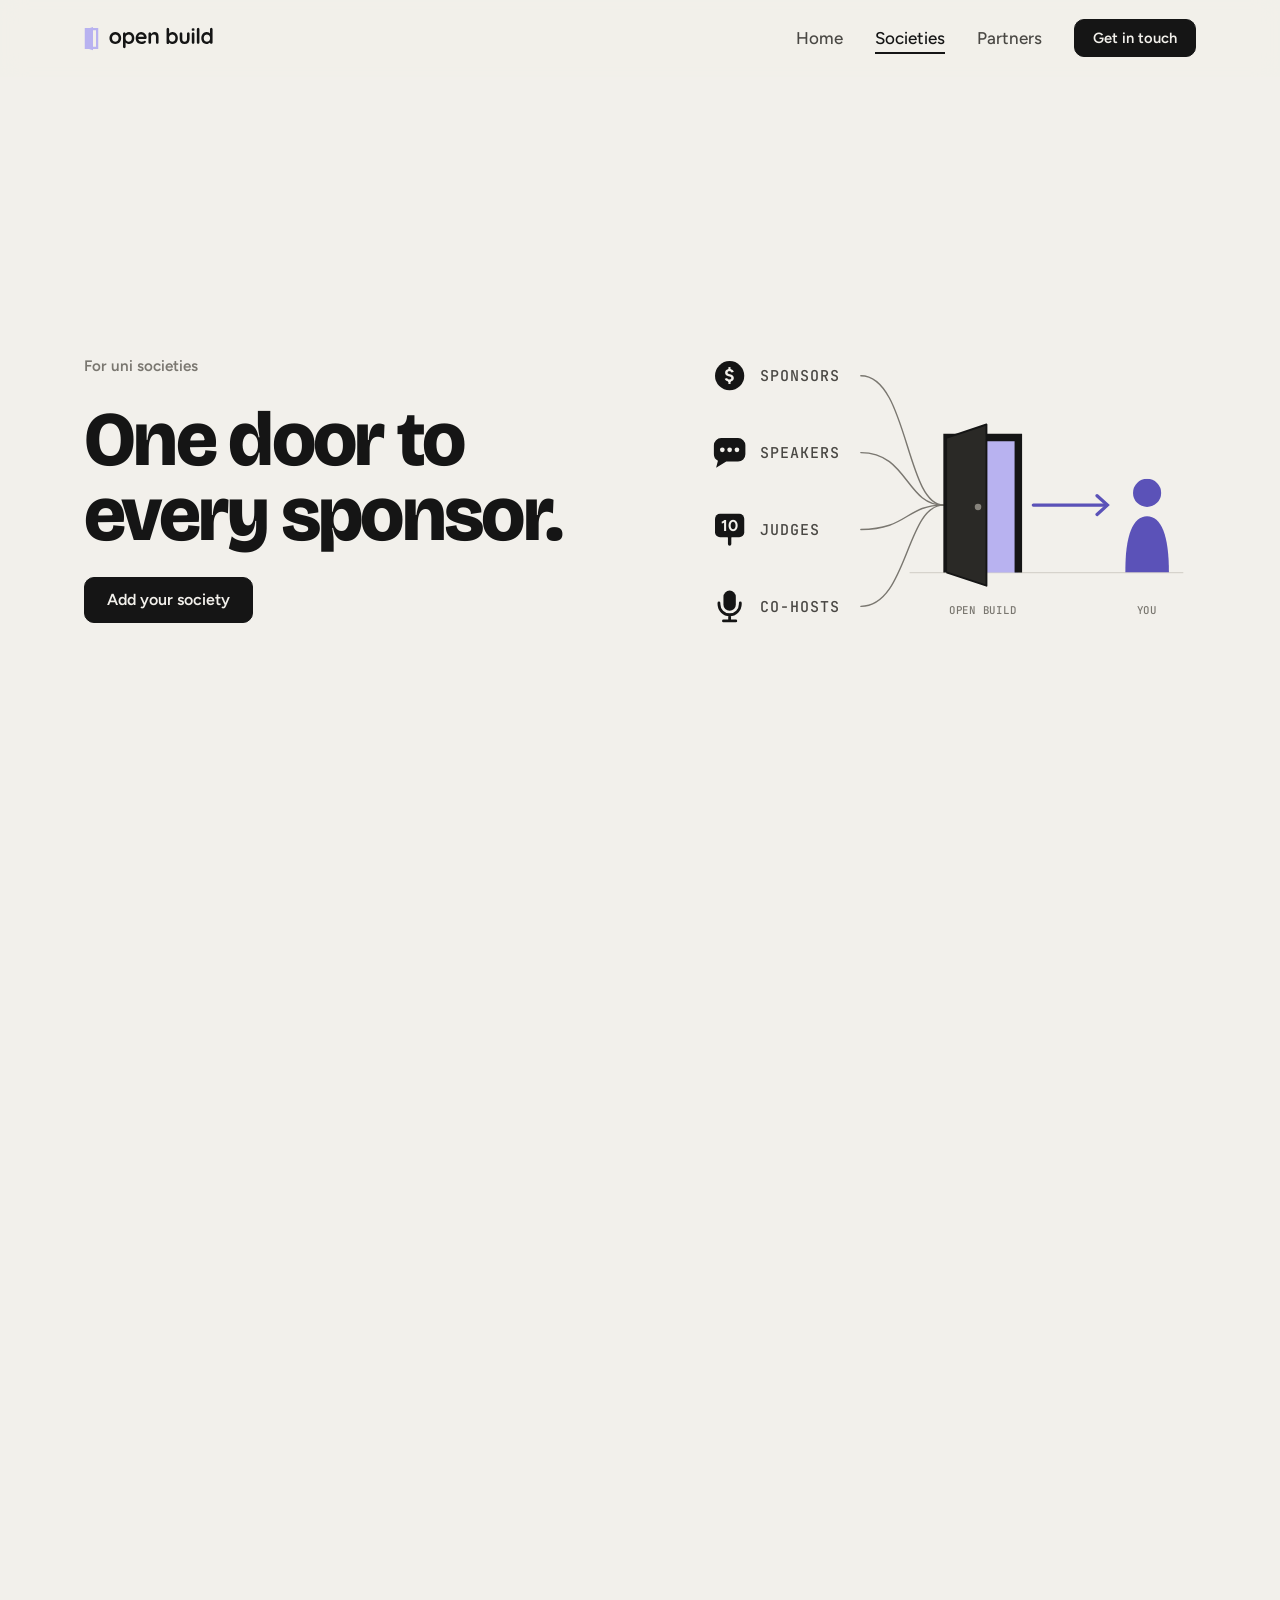
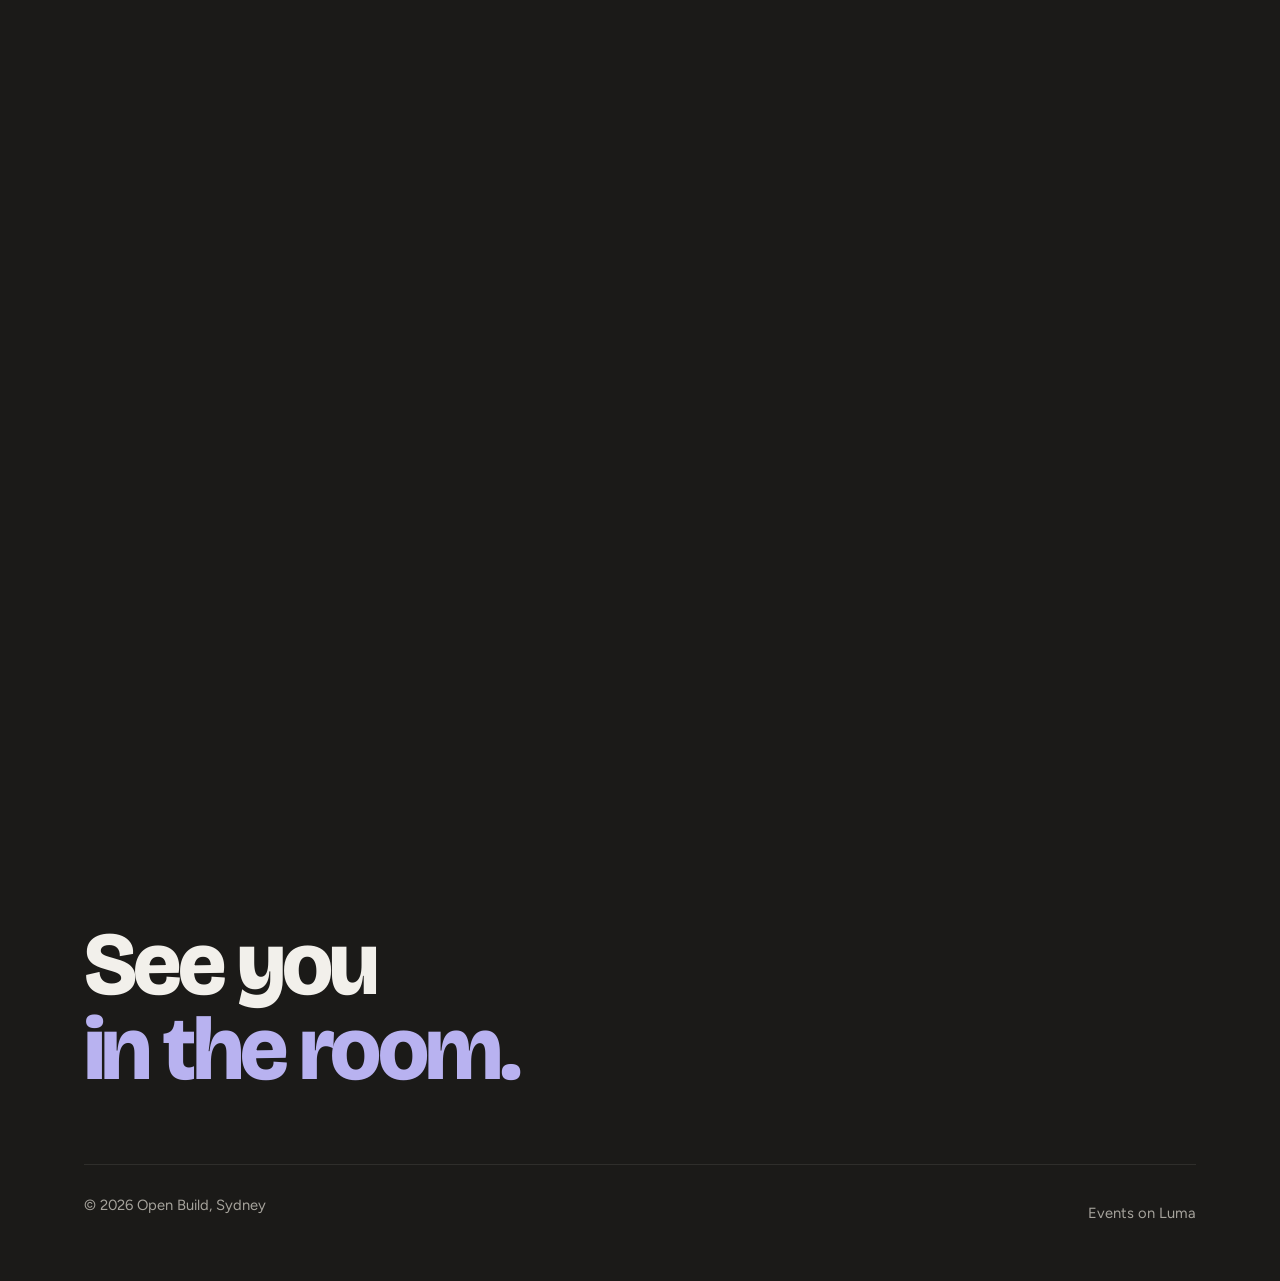
<file: societies.html>
<!doctype html><html lang="en"><head><meta charset="utf-8"><meta name="viewport" content="width=device-width,initial-scale=1,viewport-fit=cover"><style>:root{color-scheme:light;box-sizing:border-box;padding-top:env(safe-area-inset-top,0px);padding-bottom:env(safe-area-inset-bottom,0px)}html{scroll-padding-top:env(safe-area-inset-top,0px)}body{margin:0}img{max-width:100%}</style>
<title>Open Build Societies</title>
<meta name="claude:viewport-fit-sides" content="cover">
<meta name="description" content="For uni societies: sponsors, speakers and co-hosts through Open Build, and the societies we have built with.">
<link rel="icon" href="/favicon.svg" type="image/svg+xml">
<link rel="icon" href="/img/favicon-32.png" sizes="32x32" type="image/png">
<link rel="apple-touch-icon" href="/img/apple-touch-icon.png">
<link rel="preconnect" href="https://fonts.googleapis.com">
<link rel="preconnect" href="https://fonts.gstatic.com" crossorigin>
<link rel="stylesheet" href="https://fonts.googleapis.com/css2?family=Bricolage+Grotesque:opsz,wght@12..96,700;12..96,800&family=Figtree:wght@400;500;600&family=JetBrains+Mono:wght@500&display=swap">
<style>
/* Layout: a calm editorial column on warm paper. One idea per section: a headline, one line, then the thing itself. The opening door is the only big move.
   Mono is for data only (dates, years, counts), never as a decorative label above headings. */
:root{
  --paper:#F2F0EB; --paper-2:#E8E6E0; --ink:#151515; --ink-2:#4a4844; --ink-3:#7a7770;
  --lav:#B8B2F0; --lav-hi:#d6d2fa; --lav-deep:#5b52b8; --lav-wash:#e4e1fa;
  --line:#d6d3cc; --card:#faf9f6; --on-lav:#151515; --leaf:#2a2926;
  --night:#1b1a18; --night-2:#232220; --night-line:#2f2e2b;
  --f-display:"Bricolage Grotesque", "Avenir Next", system-ui, sans-serif;
  --f-body:"Figtree", "Avenir Next", system-ui, sans-serif;
  --f-mono:"JetBrains Mono", ui-monospace, Menlo, monospace;
  --s-hero:clamp(3rem, 1.5rem + 6vw, 6.4rem); --s-h2:clamp(2.1rem, 1.4rem + 2.8vw, 3.6rem);
  --s-h3:clamp(1.35rem, 1.15rem + .7vw, 1.75rem);
  --sec:clamp(96px, 12vw, 168px); --wrap:1160px; --r:16px; --r-btn:10px;
  --ease-out:cubic-bezier(0.23, 1, 0.32, 1); --ease-in-out:cubic-bezier(0.77, 0, 0.175, 1); --ease-sweep:cubic-bezier(0.65, 0, 0.35, 1);
  --mark:url("data:image/svg+xml,%3Csvg xmlns='http://www.w3.org/2000/svg' viewBox='12 -1 40 66'%3E%3Cpath fill-rule='evenodd' d='M14 4H50V60H14Z M20 10H44V54H20Z'/%3E%3Cpath d='M17 7L36 1L36 63L17 57Z'/%3E%3C/svg%3E");
}
@media (prefers-color-scheme: dark){:root:not([data-theme="light"]){
  --paper:#151515; --paper-2:#1d1c1a; --ink:#F2F0EB; --ink-2:#c9c6bf; --ink-3:#8f8c85;
  --lav-deep:#cfcaf7; --lav-wash:#26243a; --line:#33312e; --card:#1c1b19; --night:#0f0f0e; --night-2:#1a1918; color-scheme:dark}}
:root[data-theme="dark"]{
  --paper:#151515; --paper-2:#1d1c1a; --ink:#F2F0EB; --ink-2:#c9c6bf; --ink-3:#8f8c85;
  --lav-deep:#cfcaf7; --lav-wash:#26243a; --line:#33312e; --card:#1c1b19; --night:#0f0f0e; --night-2:#1a1918; color-scheme:dark}
*{box-sizing:border-box}
[hidden]{display:none!important}
/* Smooth scrolling starts only once a new page has settled at the top (site.js adds .ready), so it never glides up from where the last page was left */
html.ready{scroll-behavior:smooth}
body{transition:opacity .16s ease}
.leaving body{opacity:0}
@media (prefers-reduced-motion:reduce){html.ready{scroll-behavior:auto}*{animation:none!important;transition:none!important}}
body{margin:0;background:var(--paper);color:var(--ink);font:400 1.0625rem/1.65 var(--f-body);-webkit-font-smoothing:antialiased}
body::before{content:"";position:fixed;inset:0 0 auto;height:env(safe-area-inset-top,0px);z-index:10;background:var(--paper)}
a{color:inherit}
:focus-visible{outline:2px solid var(--lav-deep);outline-offset:3px;border-radius:4px}
.wrap{max-width:var(--wrap);margin-inline:auto;padding-left:max(24px,env(safe-area-inset-left,0px));padding-right:max(24px,env(safe-area-inset-right,0px))}
h1,h2,h3{font-family:var(--f-display);font-weight:800;letter-spacing:-.025em;line-height:1.02;margin:0;text-wrap:balance}
p{margin:0;text-wrap:pretty}
.mono{font-family:var(--f-mono);font-size:.75rem;letter-spacing:.06em;text-transform:uppercase;color:var(--ink-3)}
section,[id]{scroll-margin-top:88px}
section{padding-block:var(--sec)}
.sec-head{display:grid;gap:20px;margin-bottom:clamp(44px,5vw,72px);max-width:40rem}
.sec-head h2{font-size:var(--s-h2)}
.sec-head .sub{color:var(--ink-2);font-size:1.15rem;max-width:30em}

.btn{display:inline-flex;align-items:center;gap:10px;border-radius:var(--r-btn);padding:14px 22px;font:600 1rem/1 var(--f-body);text-decoration:none;border:1.5px solid var(--ink);cursor:pointer;transition:transform .16s var(--ease-out),background-color .2s ease,border-color .2s ease}
.btn:active{transform:scale(.97)}
.btn-ink{background:var(--ink);color:var(--paper)}
@media (hover:hover) and (pointer:fine){.btn-ink:hover{background:var(--lav-deep);border-color:var(--lav-deep);color:var(--paper)}}

/* Text link with an arrow that nudges on hover */
.txt-link{display:inline-flex;align-items:center;gap:8px;padding:14px 4px;font-weight:600;text-decoration:none}
.txt-link .lbl{text-decoration:underline;text-decoration-thickness:1.5px;text-underline-offset:6px;text-decoration-color:var(--line);transition:text-decoration-color .2s ease}
.txt-link .arr{display:inline-block;transition:transform .2s var(--ease-out)}
@media (hover:hover) and (pointer:fine){.txt-link:hover .lbl{text-decoration-color:var(--lav-deep)}.txt-link:hover .arr{transform:translateX(3px)}}

/* Header */
header.top{position:sticky;top:env(safe-area-inset-top,0px);z-index:20;background:color-mix(in srgb,var(--paper) 86%,transparent);backdrop-filter:saturate(1.4) blur(12px);-webkit-backdrop-filter:saturate(1.4) blur(12px);border-bottom:1px solid transparent;transition:border-color .2s ease}
header.top.scrolled{border-bottom-color:var(--line)}
.nav{display:flex;align-items:center;gap:32px;height:76px}
.logo{display:flex;align-items:center;gap:10px;text-decoration:none;color:var(--ink)}
.logo svg{fill:currentColor}
.logo .m{width:15px;height:25px;color:var(--lav)}
.logo .w{width:104px;height:22px}
.nav ul{display:flex;gap:32px;list-style:none;margin:0 0 0 auto;padding:0}
.nav ul a{position:relative;text-decoration:none;font-weight:500;color:var(--ink-2);transition:color .2s ease}
.nav ul a::after{content:"";position:absolute;left:0;right:0;bottom:-6px;height:1.5px;background:currentColor;transform:scaleX(0);transform-origin:left;transition:transform .25s var(--ease-out)}
.nav ul a[aria-current]{color:var(--ink)}
.nav ul a[aria-current]::after{transform:scaleX(1)}
@media (hover:hover) and (pointer:fine){.nav ul a:hover{color:var(--ink)}}
.nav .btn{padding:11px 18px;font-size:.92rem}
/* On small screens the page links drop to their own row under the logo, since they are the only way between pages */
@media (max-width:860px){.nav{flex-wrap:wrap;height:auto;gap:0 20px;padding-block:14px 0}.nav .btn{margin-left:auto}.nav ul{order:3;width:100%;margin:0;gap:24px;padding-block:4px 6px;font-size:.95rem}.nav ul a{display:block;padding-block:10px}.nav ul a::after{bottom:4px}section,[id]{scroll-margin-top:128px}}

/* Hero */
.hero{position:relative;padding-block:clamp(56px,8vw,120px) 0;overflow:hidden}
.hero-grid{display:grid;grid-template-columns:minmax(0,1.5fr) minmax(0,1fr);gap:clamp(32px,5vw,72px);align-items:end}
@media (max-width:900px){.hero-grid{grid-template-columns:1fr}}
.hero-copy{display:grid;gap:32px;padding-bottom:clamp(40px,5vw,72px)}
.hero h1{font-size:var(--s-hero);letter-spacing:-.04em;line-height:.94}
.hero h1 .ln{display:block;overflow:hidden;padding-block:.06em .1em;margin-block:-.06em -.1em}
.hero h1 .ln>span{display:block}

/* --dh drives the frame and the light on the floor, so the door keeps a door's proportions at every width */
.doorway{--dh:clamp(340px,40vw,500px);position:relative;height:var(--dh);display:flex;justify-content:center;align-items:flex-end;clip-path:inset(-200px -600px 0 -600px)}
@media (max-width:900px){.doorway{--dh:clamp(300px,88vw,400px)}.hero-grid{gap:0}.hero-copy{padding-bottom:28px}}
.doorway .frame{position:relative;width:calc(var(--dh) * .5);height:84%;border:clamp(7px,calc(var(--dh) * .02),10px) solid var(--ink);border-bottom:0;z-index:2}
.doorway .light{position:absolute;inset:0;background:linear-gradient(180deg,var(--lav-hi),var(--lav) 70%)}
.doorway .leaf{position:absolute;inset:0;background:var(--leaf);transform-origin:left center;transform:perspective(900px) rotateY(64deg);box-shadow:inset -18px 0 30px rgba(0,0,0,.3);will-change:transform}
.doorway .leaf::after{content:"";position:absolute;right:16px;top:52%;width:9px;height:9px;border-radius:50%;background:#86837c}
.doorway .spill{position:absolute;bottom:0;left:50%;width:calc(var(--dh) * 1.16);height:34%;transform:translateX(-50%);background:linear-gradient(180deg,color-mix(in srgb,var(--lav) 60%,transparent),transparent 92%);clip-path:polygon(28% 0,72% 0,100% 100%,0 100%);z-index:1}
.floor{height:1px;background:var(--line)}
/* Light from the doorway, poured down onto the Next up card as the hero scrolls. JS places it and sets its length. */
.beam{position:absolute;z-index:1;pointer-events:none}
.beam i{position:absolute;inset:0;background:linear-gradient(180deg,color-mix(in srgb,var(--lav) 45%,transparent),var(--lav));-webkit-mask-image:linear-gradient(180deg,#000 calc(var(--p,0) * 140% - 40%),transparent calc(var(--p,0) * 140%));mask-image:linear-gradient(180deg,#000 calc(var(--p,0) * 140% - 40%),transparent calc(var(--p,0) * 140%))}

/* Next up */
.next{margin-top:clamp(48px,6vw,80px);background:color-mix(in srgb,var(--lav) calc(70% + 30% * var(--lit,1)),var(--paper));color:var(--on-lav);border-radius:20px;padding:clamp(28px,4vw,48px);display:grid;grid-template-columns:minmax(0,1.1fr) minmax(0,1fr) auto;gap:28px clamp(32px,4vw,64px);align-items:center}
.next.tba{grid-template-columns:1fr}
@media (max-width:900px){.next,.next.tba{grid-template-columns:1fr}}
.next .head{display:grid;gap:16px;justify-items:start}
.next .tag{display:flex;align-items:center;gap:12px;font-weight:600;font-size:.95rem}
.next .pill{font-family:var(--f-mono);font-size:.72rem;letter-spacing:.06em;text-transform:uppercase;background:var(--on-lav);color:var(--lav);border-radius:6px;padding:5px 9px}
.next h3{font-size:clamp(1.9rem,1.4rem + 1.5vw,2.7rem);line-height:1}
.next .note{opacity:.75}
.next dl{display:grid;gap:8px;margin:0;font-size:1.02rem}
.next dl div{display:grid;grid-template-columns:76px 1fr;gap:12px;align-items:baseline}
.next dt{font-family:var(--f-mono);font-size:.7rem;letter-spacing:.06em;text-transform:uppercase;opacity:.65}
.next dd{margin:0}
.next .btn{background:var(--on-lav);color:#F2F0EB;border-color:var(--on-lav);justify-self:start}
@media (hover:hover) and (pointer:fine){.next .btn:hover{background:#2e2d2a;border-color:#2e2d2a}}


/* Two doors: one big button per audience, each opening its own page. Only the name, a small drawing and the arrow. */
.doors{display:grid;grid-template-columns:1fr 1fr;gap:clamp(20px,3vw,32px)}
@media (max-width:760px){.doors{grid-template-columns:1fr}}
.door-btn{display:grid;grid-template-columns:1fr auto;align-items:end;gap:14px 20px;min-height:clamp(130px,12vw,165px);padding:clamp(20px,2.2vw,28px);border:1.5px solid var(--ink);border-radius:var(--r) var(--r) 4px 4px;background:var(--card);color:var(--ink);text-decoration:none;transition:transform .3s var(--ease-out)}
.door-btn svg{grid-column:1/-1;align-self:start;width:auto;height:clamp(36px,3.6vw,46px);display:block}
.door-btn .lbl{font:800 clamp(1.35rem,1.1rem + 1vw,1.9rem)/1.05 var(--f-display);letter-spacing:-.03em;text-wrap:balance}
.door-btn .arr{font-size:1.3rem;line-height:1.2;transition:transform .25s var(--ease-out)}
.door-btn.lav{background:var(--lav);border-color:var(--lav);color:var(--on-lav)}
.door-btn:active{transform:scale(.985)}
@media (hover:hover) and (pointer:fine){.door-btn:hover{transform:translateY(-4px)}.door-btn:hover .arr{transform:translateX(6px)}}
.who{font-weight:600;font-size:.95rem;color:var(--ink-3)}

/* Plain statements in a row, each under one rule: what we do (home), the steps (audience pages, numbered because they are a sequence) and what we've run */
.value{display:grid;grid-template-columns:repeat(3,minmax(0,1fr));gap:clamp(28px,3vw,40px);list-style:none;margin:0;padding:0}
@media (max-width:760px){.value{grid-template-columns:1fr}}
.value li{display:grid;gap:10px;align-content:start;border-top:1.5px solid var(--ink);padding-top:20px}
.value h3{font-size:var(--s-h3);line-height:1.12}
.value li>p:not(.mono){color:var(--ink-2)}
.value .draw{margin-bottom:10px}
.value .draw>svg{max-width:none}

/* Audience pages open with who the page is for, the promise and what they get */
/* The audience pages' head fills the first screen, like the home hero, so the next section starts below the fold */
.page-head{--top:77px;min-height:calc(100svh - var(--top) - env(safe-area-inset-top,0px));display:grid;align-content:center;padding-block:clamp(48px,7vw,104px)}
@media (max-width:860px){.page-head{--top:109px}}
.page-head .wrap{display:grid;grid-template-columns:minmax(0,1.15fr) minmax(0,1fr);gap:clamp(32px,5vw,80px);align-items:end}
@media (max-width:900px){.page-head .wrap{grid-template-columns:1fr}}
.page-head .lead{display:grid;gap:24px;justify-items:start}
.page-head h1{font-size:clamp(2.5rem,1.5rem + 4.2vw,4.8rem);letter-spacing:-.035em;line-height:.98}
.page-head .wrap{align-items:center}

/* Drawings: flat figures in the page's own ink and lavender. Each one makes the point of the heading beside it.
   The .d- classes carry no ancestor in their selectors, so they also reach the copies a <use> makes of the sprite's figures. */
.draw{margin:0}
.draw>svg{display:block;width:100%;height:auto;max-width:560px;margin-inline:auto;overflow:visible}
.d-ink{fill:var(--ink)}
.d-uni{color:var(--ink)}
.d-you{fill:var(--lav-deep)}
.d-onlav{fill:var(--on-lav)}
.d-lav{fill:var(--lav)}
.d-leaf{fill:var(--leaf)}
.d-card{fill:var(--card)}
.d-frame{fill:none;stroke:var(--ink);stroke-width:8;stroke-linejoin:miter}
.d-line{fill:none;stroke:var(--ink);stroke-width:2;stroke-linecap:round;stroke-linejoin:round}
.d-faint{fill:none;stroke:var(--ink-3);stroke-width:1.5;stroke-linecap:round}
.d-dash{stroke-dasharray:2 7}
.d-ground{fill:none;stroke:var(--line);stroke-width:1.5}
.d-one{fill:none;stroke:var(--lav-deep);stroke-width:3.5;stroke-linecap:round}
.d-box{fill:var(--card);stroke:var(--ink-3);stroke-width:1.5}
.d-glass{fill:none;stroke:var(--ink);stroke-width:5;stroke-linecap:round}
.d-lk{fill:none;stroke:var(--ink);stroke-width:13}
.d-lk2{stroke:var(--lav-deep)}
.d-lkgap{stroke:var(--paper);stroke-width:21}
.d-lens{fill:var(--lav-wash)}
.d-hole{fill:var(--paper)}
.draw text{font:500 11.5px var(--f-mono);letter-spacing:.07em;fill:var(--ink-3);text-transform:uppercase}
/* The labels are drawn in the SVG's own units, so on a phone they shrink with the drawing: make them bigger there */
.draw text.d-lab{font-size:16px;fill:var(--ink-2)}
.draw text.d-sym{font:700 13px var(--f-body);letter-spacing:0;fill:var(--paper)}
@media (max-width:560px){.draw text{font-size:15px}.draw text.d-lab{font-size:19.5px}}

/* Photo cards: what the page promises, each beside a photo of it happening (audience pages) */
.shots{--rg:clamp(28px,3vw,40px);--cg:clamp(20px,2.4vw,32px);display:grid;grid-template-columns:repeat(3,minmax(0,1fr));gap:var(--rg) var(--cg);list-style:none;margin:0;padding:0}
@media (max-width:760px){.shots{grid-template-columns:1fr}}
.shots li{display:grid;gap:8px;align-content:start}
/* Photo cards come in one after another, not all at once (Harish, 14 Nov). site.js staggers the ones that scroll in together. */
@media (prefers-reduced-motion:no-preference){.js .shots>li:not(.in){opacity:0}}
.shots>li.in{animation:rise 1.3s var(--ease-out) backwards}
/* How it works: the three steps hang off one rail, so the row reads as a timeline. It starts at a tick, has a numbered dot above the middle
   of each photo and ends in an arrowhead. Each stretch of rail draws in with its card. On a phone the rail runs down the left, with the dots beside the photos. */
.rail{position:relative;counter-reset:step}
.rail>li{position:relative;padding-top:52px;counter-increment:step}
.rail>li::before{content:"";position:absolute;top:12px;left:0;right:calc(-1 * var(--cg));height:1.5px;background:var(--ink);transform-origin:left}
.rail>li:last-child::before{right:0}
.rail>li::after{content:counter(step);position:absolute;top:0;left:50%;margin-left:-13px;width:26px;height:26px;border-radius:50%;display:grid;place-items:center;background:var(--lav-deep);color:var(--paper);font:500 .75rem/1 var(--f-mono);box-shadow:0 0 0 5px var(--paper)}
.rail::before{content:"";position:absolute;top:5px;left:0;width:1.5px;height:16px;background:var(--ink)}
.rail::after{content:"";position:absolute;top:8px;right:2px;width:10px;height:10px;box-sizing:border-box;border:solid var(--ink);border-width:1.5px 1.5px 0 0;transform:rotate(45deg)}
@media (max-width:760px){
  .rail>li{padding:0 0 0 46px}
  .rail>li::before{top:0;left:12px;right:auto;bottom:calc(-1 * var(--rg));width:1.5px;height:auto;transform-origin:top}
  .rail>li:last-child::before{right:auto;bottom:0}
  /* a margin-top percentage is measured on the card's width, so this lands the dot halfway down the 4:3 photo */
  .rail>li::after{left:0;margin:calc((100% - 46px) * .375 - 13px) 0 0}
  .rail::before{top:0;left:5px;width:16px;height:1.5px}
  .rail::after{top:auto;right:auto;bottom:2px;left:8px;transform:rotate(135deg)}
}
@media (prefers-reduced-motion:no-preference){
  .rail>li.in::before{animation:draw 1.2s var(--ease-out) backwards;animation-delay:inherit}
  .js .rail:not(:has(>li.in))::before,.js .rail:not(:has(>li:last-child.in))::after{opacity:0}
  .rail:has(>li.in)::before{animation:fade .4s ease backwards}
  .rail:has(>li:last-child.in)::after{animation:fade .5s ease 1.3s backwards}
}
@media (prefers-reduced-motion:no-preference) and (max-width:760px){.rail>li.in::before{animation-name:drawY}}
.shots figure{margin:0 0 10px;aspect-ratio:4/3;max-width:100%;border-radius:var(--r);overflow:hidden;background:var(--paper-2)}
.shots img{width:100%;height:100%;object-fit:cover;object-position:var(--at,50% 50%);display:block}
.shots h3{font-size:var(--s-h3);line-height:1.12}
.shots li>p:not(.mono){color:var(--ink-2)}

/* Who we are: one person at a time. A stack of photo cards on the left (the next two peek out behind), names on the right.
   Arrows, the names themselves, swipe and the arrow keys all move it. Without JS it is the first card and the plain list of names. */
.team{padding-top:0}
.team-grid{display:grid;grid-template-columns:minmax(0,.8fr) minmax(0,1fr);gap:clamp(40px,7vw,112px);align-items:center}
@media (max-width:900px){.team-grid{grid-template-columns:1fr}.team-show{order:2;max-width:420px}}
.team .sec-head{margin-bottom:clamp(28px,3vw,40px)}
.team-show{display:grid;gap:28px;padding-inline:14px}
.stack{position:relative;aspect-ratio:4/5;max-width:100%;touch-action:pan-y}
.face{position:absolute;inset:0;margin:0;border-radius:var(--r);overflow:hidden;background:var(--lav);color:var(--on-lav);opacity:0;transform:scale(.9);transition:transform .55s var(--ease-out),opacity .35s ease}
.face svg,.face img{display:block;width:100%;height:100%;object-fit:cover}
.face svg{fill:currentColor}
.face .ini{font:800 64px var(--f-display);letter-spacing:-.04em}
.face.f2{background:var(--lav-deep);color:var(--paper)}
.face.f3{background:var(--lav-wash);color:var(--lav-deep)}
.face[data-pos="0"]{opacity:1;transform:none;z-index:3}
.face[data-pos="1"]{opacity:1;transform:translate(14px,8px) rotate(4deg) scale(.96);z-index:2}
.face[data-pos="2"]{opacity:1;transform:translate(-12px,12px) rotate(-4deg) scale(.93);z-index:1}
.team-bar{display:flex;align-items:center;justify-content:space-between;gap:20px}
.team-who{display:grid;gap:2px;min-width:0}
.team-who b{font:800 var(--s-h3)/1.1 var(--f-display);letter-spacing:-.025em}
.team-who span{color:var(--ink-2)}
.team-nav{display:flex;align-items:center;gap:10px;flex:none}
.team-nav .mono{margin-right:6px;font-variant-numeric:tabular-nums}
.team-nav button{display:grid;place-items:center;width:44px;height:44px;border-radius:50%;border:1.5px solid var(--ink);background:none;color:var(--ink);font:500 1.1rem/1 var(--f-body);cursor:pointer;transition:transform .16s var(--ease-out),background-color .2s ease,color .2s ease}
.team-nav button:active{transform:scale(.94)}
@media (hover:hover) and (pointer:fine){.team-nav button:hover{background:var(--ink);color:var(--paper)}}
.people{display:grid;grid-template-columns:repeat(3,minmax(0,1fr));gap:22px 24px;list-style:none;margin:0;padding:0}
@media (max-width:520px){.people{grid-template-columns:repeat(2,minmax(0,1fr))}}
.people button{display:grid;gap:2px;width:100%;text-align:left;font:inherit;color:var(--ink-3);background:none;border:0;border-top:1.5px solid var(--line);padding:12px 0 0;cursor:pointer;transition:color .2s ease,border-color .2s ease}
.people b{font-weight:600}
.people span{font-size:.92rem}
.people button[aria-pressed="true"]{color:var(--ink);border-top-color:var(--ink)}
.people button[aria-pressed="true"] span{color:var(--ink-2)}
@media (hover:hover) and (pointer:fine){.people button:hover{color:var(--ink)}}

/* Committees */
/* No tinted band: every section sits on the page colour, as on the home page; only the form and footer go dark */
.steady{padding-top:0}
.steady-grid{display:grid;grid-template-columns:minmax(0,.85fr) minmax(0,1.15fr);gap:clamp(40px,6vw,96px);align-items:center}
@media (max-width:900px){.steady-grid{grid-template-columns:1fr}}
.steady .sec-head{margin-bottom:0}
.timeline{position:relative;display:grid;gap:12px;--sweep:3.6s}
/* Covers the boxes and slides off to the right, so the whole diagram is revealed by one left-to-right sweep. JS sizes it to the boxes. */
.tl-cover{position:absolute;background:var(--paper);transform-origin:right center;pointer-events:none}
@media (prefers-reduced-motion:reduce){.tl-cover{display:none}}
.tl-years,.tl-row{display:grid;grid-template-columns:104px repeat(3,1fr);gap:8px 14px;align-items:center}
.tl-years span{font-family:var(--f-mono);font-size:.72rem;color:var(--ink-3);letter-spacing:.06em}
.tl-row .lab{font-weight:600;color:var(--ink-2);font-size:.85rem}
.seg{position:relative;height:34px;border-radius:6px;background:var(--card);border:1px solid var(--line)}
/* With JS, each box is drawn as an SVG outline so the sides that face a neighbour are torn zigzags (matching, like pieces pulled apart) */
.js .seg{border:0;background:none;border-radius:0}
.seg svg{position:absolute;inset:0;width:100%;height:100%;overflow:visible}
.seg path{fill:var(--card);stroke:var(--line);stroke-width:1;stroke-linejoin:round}
.tl-ob{margin-top:6px}
.tl-ob .lab{color:var(--ink)}
.tl-ob .bar{grid-column:2/-1;height:34px;border-radius:6px;background:var(--lav)}
.tl-note{margin-top:10px;color:var(--ink-3);font-size:.9rem}
@media (max-width:520px){.tl-years,.tl-row{grid-template-columns:80px repeat(3,1fr)}}
/* The maze (societies page): three grey routes set off together and each hits a dead end, the maze fades back, then the Open Build line goes
   straight through to the company, which turns lavender. The walls and routes are generated (seeded), so redraw them as a set, not by hand. */
.mz-wall{fill:none;stroke:var(--ink-3);stroke-width:2;stroke-linecap:round;opacity:.7}
.mz-try{fill:none;stroke:var(--ink);stroke-width:4;stroke-linecap:round;stroke-linejoin:round;stroke-dasharray:1 2}
.mz-g{opacity:.2}
.mz-go{fill:none;stroke:var(--lav-deep);stroke-width:4;stroke-linecap:round;stroke-dasharray:1 2}
.mz-head{fill:none;stroke:var(--lav-deep);stroke-width:4;stroke-linecap:round;stroke-linejoin:round}
.draw text.mz-lab{paint-order:stroke;stroke:var(--paper);stroke-width:8px;fill:var(--lav-deep)}
.mz-co{fill:var(--lav)}

/* Network */
/* Societies: a slow, endless carousel of equal cards. JS clones the list once so the loop is seamless (the track moves exactly one copy's width), and sets --loop from the count.
   Hover pauses it. Without JS or with reduced motion it is a plain row you can scroll sideways. */
.socs-rail{overflow-x:auto;scrollbar-width:none;-webkit-mask-image:linear-gradient(90deg,transparent,#000 6%,#000 94%,transparent);mask-image:linear-gradient(90deg,transparent,#000 6%,#000 94%,transparent)}
.socs-rail::-webkit-scrollbar{display:none}
.socs{display:flex;width:max-content;list-style:none;margin:0;padding:4px 0}
.socs li{flex:none;width:clamp(184px,18vw,224px);margin-right:16px;display:grid;gap:16px;align-content:start;padding:24px;border:1px solid var(--line);border-radius:var(--r);background:var(--card)}
.socs img{width:72px;height:72px;border-radius:18px;box-shadow:0 0 0 1px var(--line)}
.socs .nm{display:grid;gap:6px;font-weight:600;line-height:1.25;min-height:2.5em}
.socs .mono{font-size:.7rem}
.socs-rail.loop{overflow:hidden}
.socs-rail.loop .socs{animation:marquee var(--loop,40s) linear infinite}
@media (hover:hover) and (pointer:fine){.socs-rail.loop:hover .socs{animation-play-state:paused}}
@keyframes marquee{to{transform:translateX(-50%)}}
/* As a plain scrolling row (no JS, or reduced motion) the cards start at the page gutter */
.socs-rail:not(.loop) .socs{padding-inline:max(24px,calc((100vw - var(--wrap)) / 2 + 24px))}
@media (prefers-reduced-motion:reduce){.socs-rail.loop{overflow-x:auto}.socs-rail.loop .socs{padding-inline:max(24px,calc((100vw - var(--wrap)) / 2 + 24px))}.socs>[aria-hidden]{display:none}}
.missing{margin-top:clamp(40px,5vw,56px)}
.missing .lbl span{font-weight:400;color:var(--ink-3)}



/* Partners: brand-colour logos (black parts follow the ink), each sized by aspect ratio in build.py (--h, --r).
   Same carousel as the societies, in two rows; the second row runs the other way. */
.socs.plogos li{display:block;padding:0;width:clamp(176px,17vw,216px)}
.plogos a{display:flex;align-items:center;justify-content:center;height:clamp(92px,9vw,112px);padding:0 24px;border-radius:inherit;text-decoration:none;color:var(--ink-2);transition:color .2s ease}
.plogos svg{height:calc(var(--h) * .9);width:calc(var(--h) * .9 * var(--r));max-width:100%;display:block;transition:transform .3s var(--ease-out)}
@media (hover:hover) and (pointer:fine){.plogos a:hover{color:var(--ink)}.plogos a:hover svg{transform:scale(1.04)}}
.socs-rail+.socs-rail{margin-top:8px}
.socs-rail.loop .socs.rev{animation-direction:reverse}
@media (max-width:760px){.plogos svg{height:calc(var(--h) * .8);width:calc(var(--h) * .8 * var(--r))}}

/* Contact + footer: one dark closing block, the same in both themes */
.join{background:var(--night);color:#F2F0EB}
.join .sec-head .sub{color:#c9c6bf}
/* The selected look is a copy of the tab row, clipped to the active tab; moving the clip slides the highlight with no colour timing to juggle */
form{display:grid;grid-template-columns:1fr 1fr;gap:22px 24px;max-width:760px}
form .full{grid-column:1/-1}
form:not([hidden]){animation:formIn .25s var(--ease-out)}
@keyframes formIn{from{opacity:0;transform:translateY(6px)}}
@media (max-width:640px){form{grid-template-columns:1fr}}
label{display:grid;gap:8px;font-size:.9rem;font-weight:500;color:#d9d6cf}
input,select,textarea{font:inherit;font-size:1rem;color:#F2F0EB;background:var(--night-2);border:1px solid #3a3936;border-radius:10px;padding:14px 16px;width:100%;transition:border-color .2s ease}
@media (hover:hover) and (pointer:fine){input:hover,select:hover,textarea:hover{border-color:#55534e}}
textarea{min-height:110px;resize:vertical}
input,select{height:56px}
select{appearance:none;-webkit-appearance:none;padding-right:44px;background:var(--night-2) url("data:image/svg+xml,%3Csvg xmlns='http://www.w3.org/2000/svg' width='12' height='8' fill='none' stroke='%23a6a39c' stroke-width='1.6'%3E%3Cpath d='M1 1.5l5 5 5-5'/%3E%3C/svg%3E") no-repeat right 18px center}
input::placeholder,textarea::placeholder{color:#7d7a73}
input:focus,select:focus,textarea:focus{outline:2px solid #B8B2F0;outline-offset:1px;border-color:transparent}
.hint{font-size:.82rem;color:#a6a39c;font-weight:400}
.form-foot{margin-top:8px}
.form-foot .btn{background:#B8B2F0;border-color:#B8B2F0;color:#151515}
@media (hover:hover) and (pointer:fine){.form-foot .btn:hover{background:#d6d2fa;border-color:#d6d2fa}}
/* Spam trap: a field people never see or reach; bots that fill it in are dropped by the form script */
.hp{position:absolute;left:-9999px;width:1px;height:1px;opacity:0}
.sent{grid-column:1/-1;background:var(--night-2);border:1px solid #B8B2F0;border-radius:10px;padding:16px 18px;color:#F2F0EB;animation:formIn .25s var(--ease-out)}

footer{background:var(--night);color:#F2F0EB;padding-block:clamp(40px,6vw,96px) 48px}
.sign{font-family:var(--f-display);font-weight:800;font-size:clamp(2.6rem,1.2rem + 5.5vw,5.8rem);letter-spacing:-.04em;line-height:.95}
.sign em{font-style:normal;color:#B8B2F0}
.foot-row{display:flex;flex-wrap:wrap;justify-content:space-between;gap:24px;margin-top:72px;padding-top:28px;border-top:1px solid var(--night-line);color:#a6a39c;font-size:.92rem}
.foot-row ul{display:flex;flex-wrap:wrap;gap:24px;list-style:none;margin:0;padding:0}
.foot-row a{display:inline-block;padding-block:8px;text-decoration:none;transition:color .2s ease}
@media (hover:hover) and (pointer:fine){.foot-row a:hover{color:#F2F0EB}}
.soon{font-family:var(--f-mono);font-size:.65rem;letter-spacing:.05em;border:1px solid #3a3936;border-radius:4px;padding:2px 6px;margin-left:8px;vertical-align:1px}

/* Motion. The hero plays once on load. Below it the page is split into stages ([data-stage]); when a stage scrolls in, everything in it starts at the same moment, with no stagger.
   All of it is skipped under reduced motion (rule at the top). */
@keyframes lineUp{from{transform:translateY(108%)}}
@keyframes draw{from{transform:scaleX(0)}}
@keyframes drawY{from{transform:scaleY(0)}}
@keyframes rise{from{opacity:0;transform:translateY(24px)}}
@keyframes open{from{transform:perspective(900px) rotateY(0)}}
@keyframes fade{from{opacity:0}}
@keyframes unveil{to{transform:scaleX(0)}}
@keyframes trace{from{stroke-dashoffset:1}}
@keyframes dim{from{opacity:1}}
@keyframes lit{from{fill:var(--ink)}}
.hero h1 .ln>span{animation:lineUp 1.4s var(--ease-out) .1s backwards}
.doorway .frame{animation:fade .9s ease .1s backwards}
.doorway .leaf{animation:open 2.4s var(--ease-in-out) .1s backwards}
.doorway .spill{animation:fade 2.4s ease .1s backwards}
@media (prefers-reduced-motion:no-preference){
  .js [data-reveal]:not(.in){opacity:0}
}
[data-reveal].in{animation:rise 1.3s var(--ease-out) backwards}
.timeline.in .tl-cover{animation:unveil var(--sweep) var(--ease-sweep) forwards}
.maze.in .mz-try{animation:trace var(--t) linear .5s backwards}
.maze.in .mz-g{animation:dim .6s ease 2.2s backwards}
.maze.in .mz-go{animation:trace .9s var(--ease-in-out) 2.4s backwards}
.maze.in .mz-head{animation:fade .2s ease 3.2s backwards}
.maze.in .mz-lab{animation:fade .5s ease 2.9s backwards}
.maze.in .mz-co{animation:lit .5s ease 3.2s backwards}
</style>
<script>document.documentElement.classList.add('js');if(!location.hash){try{history.scrollRestoration='manual'}catch(e){}scrollTo(0,0)}</script>
</head><body>
<svg width="0" height="0" style="position:absolute" aria-hidden="true"><symbol id="ob-mark" viewBox="12 -1 40 66"><path fill-rule="evenodd" d="M14 4H50V60H14Z M20 10H44V54H20Z"/><path d="M17 7L36 1L36 63L17 57Z"/></symbol><symbol id="ob-frame" viewBox="12 -1 40 66"><path fill-rule="evenodd" d="M14 4H50V60H14Z M20 10H44V54H20Z"/></symbol><symbol id="ob-word" viewBox="2 -76 481.2 98"><path d="M58.40-26.70L58.40-26.70Q58.40-18.50 54.75-12.25Q51.10-6 44.95-2.50Q38.80 1 31.20 1L31.20 1Q23.60 1 17.45-2.50Q11.30-6 7.65-12.25Q4-18.50 4-26.70L4-26.70Q4-34.90 7.65-41.15Q11.30-47.40 17.45-50.95Q23.60-54.50 31.20-54.50L31.20-54.50Q38.80-54.50 44.95-50.95Q51.10-47.40 54.75-41.15Q58.40-34.90 58.40-26.70ZM46.40-26.70L46.40-26.70Q46.40-31.80 44.35-35.55Q42.30-39.30 38.85-41.40Q35.40-43.50 31.20-43.50L31.20-43.50Q27-43.50 23.55-41.40Q20.10-39.30 18.05-35.55Q16-31.80 16-26.70L16-26.70Q16-21.70 18.05-17.95Q20.10-14.20 23.55-12.10Q27-10 31.20-10L31.20-10Q35.40-10 38.85-12.10Q42.30-14.20 44.35-17.95Q46.40-21.70 46.40-26.70ZM94.60-54.50L94.60-54.50Q101.60-54.50 107.15-50.95Q112.70-47.40 115.95-41.20Q119.20-35 119.20-26.80Q119.20-18.60 115.95-12.35Q112.70-6.10 107.25-2.55Q101.80 1 95 1L95 1Q91 1 87.50-0.30Q84-1.60 81.40-3.60L81.40-3.60Q80-4.60 78.90-5.70L78.90-5.70L78.90 13.90Q78.90 16.50 77.20 18.25Q75.50 20 72.90 20Q70.30 20 68.60 18.30Q66.90 16.60 66.90 13.90L66.90 13.90L66.90-47.40Q66.90-50 68.60-51.75Q70.30-53.50 72.90-53.50Q75.50-53.50 77.20-51.75Q78.90-50 78.90-47.40L78.90-47.40L78.90-46.90Q80.20-48.60 82.40-50.30L82.40-50.30Q84.80-52.10 87.95-53.30Q91.10-54.50 94.60-54.50ZM93.10-43.50L93.10-43.50Q88.70-43.50 85.40-41.30Q82.10-39.10 80.25-35.35Q78.40-31.60 78.40-26.80L78.40-26.80Q78.40-22.10 80.25-18.25Q82.10-14.40 85.40-12.20Q88.70-10 93.10-10Q97.50-10 100.75-12.20Q104-14.40 105.85-18.25Q107.70-22.10 107.70-26.80L107.70-26.80Q107.70-31.60 105.85-35.35Q104-39.10 100.75-41.30Q97.50-43.50 93.10-43.50ZM152.90 1L152.90 1Q144.40 1 138.15-2.55Q131.90-6.10 128.55-12.20Q125.20-18.30 125.20-26L125.20-26Q125.20-35 128.85-41.35Q132.50-47.70 138.40-51.10Q144.30-54.50 150.90-54.50L150.90-54.50Q156-54.50 160.55-52.40Q165.10-50.30 168.60-46.65Q172.10-43 174.15-38.20Q176.20-33.40 176.20-28L176.20-28Q176.10-25.60 174.30-24.10Q172.50-22.60 170.10-22.60L170.10-22.60L137.10-22.60Q137.60-19.80 139-17.70L139-17.70Q141.20-13.90 144.75-11.95Q148.30-10 152.30-10L152.30-10Q156-10 158.20-10.60Q160.40-11.20 161.75-12.05Q163.10-12.90 164.20-13.50L164.20-13.50Q166-14.40 167.60-14.40L167.60-14.40Q169.80-14.40 171.25-12.90Q172.70-11.40 172.70-9.40L172.70-9.40Q172.70-6.70 169.90-4.50L169.90-4.50Q167.30-2.30 162.60-0.65Q157.90 1 152.90 1ZM137.20-32.60L137.20-32.60L163.40-32.60L163.40-33.30Q163.20-36.20 161.35-38.50Q159.50-40.80 156.75-42.15Q154-43.50 150.90-43.50L150.90-43.50Q147.90-43.50 145.30-42.70Q142.70-41.90 140.80-40Q138.90-38.10 137.80-34.90L137.80-34.90Q137.40-33.80 137.20-32.60ZM213.30-54.50L213.30-54.50Q220.70-54.50 224.55-51.40Q228.40-48.30 229.85-43.15Q231.30-38 231.30-31.70L231.30-31.70L231.30-6.10Q231.30-3.50 229.60-1.75Q227.90 0 225.30 0Q222.70 0 221-1.75Q219.30-3.50 219.30-6.10L219.30-6.10L219.30-31.70Q219.30-35 218.45-37.65Q217.60-40.30 215.40-41.90Q213.20-43.50 209.10-43.50L209.10-43.50Q205.10-43.50 202.35-41.90Q199.60-40.30 198.15-37.65Q196.70-35 196.70-31.70L196.70-31.70L196.70-6.10Q196.70-3.50 195-1.75Q193.30 0 190.70 0Q188.10 0 186.40-1.75Q184.70-3.50 184.70-6.10L184.70-6.10L184.70-47.40Q184.70-50 186.40-51.75Q188.10-53.50 190.70-53.50Q193.30-53.50 195-51.75Q196.70-50 196.70-47.40L196.70-47.40L196.70-45.70Q197.20-46.40 197.80-47.10L197.80-47.10Q199.50-49 201.80-50.70Q204.10-52.40 207-53.45Q209.90-54.50 213.30-54.50ZM296.00-54.50L296.00-54.50Q303.00-54.50 308.55-50.95Q314.10-47.40 317.35-41.20Q320.60-35 320.60-26.80Q320.60-18.60 317.35-12.35Q314.10-6.10 308.65-2.55Q303.20 1 296.40 1L296.40 1Q292.40 1 288.90-0.30Q285.40-1.60 282.80-3.60L282.80-3.60Q281.40-4.60 280.30-5.70L280.30-5.70L280.30-5.10Q280.30-2.50 278.60-0.75Q276.90 1 274.30 1Q271.70 1 270.00-0.70Q268.30-2.40 268.30-5.10L268.30-5.10L268.30-67.90Q268.30-70.50 270.00-72.25Q271.70-74 274.30-74Q276.90-74 278.60-72.25Q280.30-70.50 280.30-67.90L280.30-67.90L280.30-46.90Q281.60-48.60 283.80-50.30L283.80-50.30Q286.20-52.10 289.35-53.30Q292.50-54.50 296.00-54.50ZM294.50-43.50L294.50-43.50Q290.10-43.50 286.80-41.30Q283.50-39.10 281.65-35.35Q279.80-31.60 279.80-26.80L279.80-26.80Q279.80-22.10 281.65-18.25Q283.50-14.40 286.80-12.20Q290.10-10 294.50-10Q298.90-10 302.15-12.20Q305.40-14.40 307.25-18.25Q309.10-22.10 309.10-26.80L309.10-26.80Q309.10-31.60 307.25-35.35Q305.40-39.10 302.15-41.30Q298.90-43.50 294.50-43.50ZM368.80-53.50L368.80-53.50Q371.40-53.50 373.10-51.75Q374.80-50 374.80-47.40L374.80-47.40L374.80-22Q374.80-11.40 368.90-5.20Q363 1 351.90 1L351.90 1Q340.80 1 334.95-5.20Q329.10-11.40 329.10-22L329.10-22L329.10-47.40Q329.10-50 330.80-51.75Q332.50-53.50 335.10-53.50L335.10-53.50Q337.70-53.50 339.40-51.75Q341.10-50 341.10-47.40L341.10-47.40L341.10-22Q341.10-15.90 343.80-12.95Q346.50-10 351.90-10L351.90-10Q357.40-10 360.10-12.95Q362.80-15.90 362.80-22L362.80-22L362.80-47.40Q362.80-50 364.50-51.75Q366.20-53.50 368.80-53.50ZM397.10-47.40L397.10-6.10Q397.10-3.50 395.40-1.75Q393.70 0 391.10 0L391.10 0Q388.50 0 386.80-1.75Q385.10-3.50 385.10-6.10L385.10-6.10L385.10-47.40Q385.10-50 386.80-51.75Q388.50-53.50 391.10-53.50L391.10-53.50Q393.70-53.50 395.40-51.75Q397.10-50 397.10-47.40L397.10-47.40ZM391.00-60L391.00-60Q387.60-60 386.20-61.10Q384.80-62.20 384.80-65L384.80-65L384.80-66.90Q384.80-69.80 386.35-70.85Q387.90-71.90 391.10-71.90L391.10-71.90Q394.60-71.90 396.00-70.80Q397.40-69.70 397.40-66.90L397.40-66.90L397.40-65Q397.40-62.10 395.90-61.05Q394.40-60 391.00-60ZM420.40-67.90L420.40-6.10Q420.40-3.50 418.65-1.75Q416.90 0 414.30 0L414.30 0Q411.80 0 410.10-1.75Q408.40-3.50 408.40-6.10L408.40-6.10L408.40-67.90Q408.40-70.50 410.15-72.25Q411.90-74 414.50-74L414.50-74Q417.10-74 418.75-72.25Q420.40-70.50 420.40-67.90L420.40-67.90ZM475.20-74L475.20-74Q477.80-74 479.50-72.30Q481.20-70.60 481.20-67.90L481.20-67.90L481.20-6.10Q481.20-3.50 479.50-1.75Q477.80 0 475.20 0Q472.60 0 470.90-1.80L470.90-1.80Q469.20-3.50 469.20-6L469.20-6Q468-4.60 466.20-3.30L466.20-3.30Q463.80-1.50 460.55-0.25Q457.30 1 453.50 1L453.50 1Q446.60 1 441-2.55Q435.40-6.10 432.15-12.35Q428.90-18.60 428.90-26.70L428.90-26.70Q428.90-34.90 432.15-41.15Q435.40-47.40 440.90-50.95Q446.40-54.50 453.10-54.50L453.10-54.50Q457.40-54.50 461-53.20Q464.60-51.90 467.30-49.90L467.30-49.90Q468.30-49.10 469.20-48.30L469.20-48.30L469.20-67.90Q469.20-70.50 470.90-72.25Q472.60-74 475.20-74ZM455-10L455-10Q459.40-10 462.70-12.20Q466-14.40 467.85-18.20Q469.70-22 469.70-26.70L469.70-26.70Q469.70-31.50 467.85-35.30Q466-39.10 462.70-41.30Q459.40-43.50 455-43.50L455-43.50Q450.70-43.50 447.40-41.30Q444.10-39.10 442.25-35.30Q440.40-31.50 440.40-26.70L440.40-26.70Q440.40-22 442.25-18.20Q444.10-14.40 447.40-12.20Q450.70-10 455-10Z"/></symbol><symbol id="d-pawn" viewBox="0 0 28 60"><circle cx="14" cy="9" r="9"/><path d="M0 60C0 36 5 24 14 24C23 24 28 36 28 60Z"/></symbol><symbol id="d-env" viewBox="-2 -2 48 34"><rect class="d-card" width="44" height="30" rx="3"/><rect class="d-line" width="44" height="30" rx="3"/><path class="d-line" d="M1 3L22 18L43 3"/></symbol></svg>
<header class="top" id="top">
  <div class="wrap nav">
    <a class="logo" href="/" aria-label="Open Build home">
      <svg class="m" aria-hidden="true"><use href="#ob-mark"/></svg>
      <svg class="w" aria-hidden="true"><use href="#ob-word"/></svg>
    </a>
    <ul>
      <li><a href="/">Home</a></li>
      <li><a href="/societies" aria-current="page">Societies</a></li>
      <li><a href="/partners">Partners</a></li>
    </ul>
    <a class="btn btn-ink" href="#join">Get in touch</a>
  </div>
</header>

<main>
<section class="page-head">
  <div class="wrap" data-stage>
    <div class="lead" data-reveal>
      <p class="who">For uni societies</p>
      <h1>One door to every sponsor.</h1>
      <a class="btn btn-ink" href="#join">Add your society</a>
    </div>
    <figure class="draw" data-reveal>
      <svg viewBox="0 16 520 312" role="img" aria-label="Drawing: sponsors, speakers, judges and co-hosts, each shown by an icon, all reach you through one door, Open Build.">
        <g transform="translate(22 52) scale(1.2) translate(-20 -52)"><circle class="d-ink" cx="20" cy="52" r="13"/><text class="d-sym" style="font-size:17px" x="20" y="58" text-anchor="middle">$</text></g><text class="d-lab" x="54" y="58">Sponsors</text><path class="d-faint" d="M162 52C212 52 210 190 250 190"/>
        <g transform="translate(22 134) scale(1.2) translate(-20 -134)"><path class="d-ink" d="M12.5 121H27.5A6.5 6.5 0 0 1 34 127.5V135.5A6.5 6.5 0 0 1 27.5 142H17L8 147.5L9.6 141.3A6.5 6.5 0 0 1 6 135.5V127.5A6.5 6.5 0 0 1 12.5 121Z"/><circle class="d-hole" cx="13.5" cy="131.5" r="2.1"/><circle class="d-hole" cx="20" cy="131.5" r="2.1"/><circle class="d-hole" cx="26.5" cy="131.5" r="2.1"/></g><text class="d-lab" x="54" y="140">Speakers</text><path class="d-faint" d="M162 134C212 134 210 190 250 190"/>
        <g transform="translate(22 216) scale(1.2) translate(-20 -216)"><path class="d-line" style="stroke-width:3" d="M20 223V229"/><rect class="d-ink" x="7" y="202" width="26" height="21" rx="4.5"/><text class="d-sym" style="font-size:14px" x="20" y="217.6" text-anchor="middle">10</text></g><text class="d-lab" x="54" y="222">Judges</text><path class="d-faint" d="M162 216C212 216 210 190 250 190"/>
        <g transform="translate(22 298) scale(1.2) translate(-20 -298)"><rect class="d-ink" x="14.5" y="284" width="11" height="18" rx="5.5"/><path class="d-line" style="stroke-width:2.5" d="M10.5 295V296A9.5 9.5 0 0 0 29.5 296V295M20 305.5V311M14.5 311H25.5"/></g><text class="d-lab" x="54" y="304">Co-hosts</text><path class="d-faint" d="M162 298C212 298 210 190 250 190"/>
        <path class="d-ground" d="M214 262H506"/>
        <path class="d-lav" d="M254 262V118H330V262Z"/>
        <path class="d-frame" d="M254 262V118H330V262"/>
        <path class="d-leaf" d="M254 118L296 104V276L254 262Z"/><path class="d-line" d="M254 118L296 104V276L254 262"/><circle cx="287" cy="192" r="3.5" fill="#86837c"/>
        <path class="d-one" d="M346 190H424"/><path class="d-one" d="M414 180L425 190L414 200"/>
        <use href="#d-pawn" class="d-you" x="444" y="162" width="46.7" height="100"/>
        <text x="292" y="306" text-anchor="middle">Open Build</text>
        <text x="467" y="306" text-anchor="middle">You</text>
      </svg>
    </figure>
  </div>
</section>

<section id="how">
  <div class="wrap" data-stage>
    <div class="sec-head" data-reveal>
      <h2>How it works.</h2>
    </div>
    <ol class="shots rail">
      <li><figure><img src="/img/soc-societies.jpg" alt="Student teams building at long tables in a full room at Hack for Humanity" loading="lazy"></figure><h3>Add your society.</h3><p>Tell us what you run and what you're after: a sponsor, judges, a venue or a co-host.</p></li>
      <li><figure><img src="/img/soc-mentors.jpg" alt="Three people leaning over a laptop, working through a build together" loading="lazy" style="--at:50% 70%"></figure><h3>We bring you in.</h3><p>Companies that want to back student events, judges and speakers from industry, and societies at other unis to fill the room.</p></li>
      <li><figure><img src="/img/soc-backers.jpg" alt="A speaker opening HealthHack Sydney in front of a slide of the event's backers" loading="lazy"></figure><h3>It carries over.</h3><p>Give us next year's contact and the partnership is still there after your committee changes.</p></li>
    </ol>
  </div>
</section>

<section class="steady">
  <div class="wrap steady-grid" data-stage>
    <div class="sec-head" data-reveal>
      <h2>We make it easy.</h2>
      <p class="sub">Every company has its own contact, its own form and its own deadline. Tell us what you need once, and we'll take you straight there.</p>
    </div>
    <figure class="draw maze" data-reveal>
      <svg viewBox="40 20 480 290" role="img" aria-label="Drawing: three routes through a maze all hit dead ends before reaching a company, then Open Build draws a straight line from you to it.">
        <g class="mz-g">
          <path class="mz-wall" d="M140 120V40H420V120M420 160V280H140V160M140 80H180M180 120V160M140 160H180M180 160V200M180 80H220M220 80V120M220 120V160M180 200H220M220 200V240M180 240H220M260 80V120M220 160H260M220 200H260M260 240V280M260 120H300M300 120V160M260 160H300M260 200H300M300 80H340M340 80V120M340 120V160M340 160V200M300 200H340M300 240H340M340 80H380M380 120V160M340 200H380M380 200V240M340 240H380M380 120H420"/>
          <g class="mz-tries"><path class="mz-try" pathLength="1" style="--t:0.67s" d="M116 140 L160 140 L160 100 L200 100 L200 140 L200 180 L240 180 L280 180 L320 180 L320 140 L320 100 L280 100 L280 60 L240 60 L240 100 L240 140 L280 140"/><path class="mz-try" pathLength="1" style="--t:1.34s" d="M116 140 L160 140 L160 100 L200 100 L200 140 L200 180 L240 180 L280 180 L320 180 L320 140 L320 100 L280 100 L280 60 L320 60 L360 60 L400 60 L400 100 L360 100 L360 140 L360 180 L400 180 L400 220 L400 260 L360 260 L320 260 L280 260 L280 220 L240 220 L240 260 L200 260 L160 260 L160 220 L160 180"/><path class="mz-try" pathLength="1" style="--t:1.18s" d="M116 140 L160 140 L160 100 L200 100 L200 140 L200 180 L240 180 L280 180 L320 180 L320 140 L320 100 L280 100 L280 60 L320 60 L360 60 L400 60 L400 100 L360 100 L360 140 L360 180 L400 180 L400 220 L400 260 L360 260 L320 260 L280 260 L280 220 L320 220 L360 220"/></g>
        </g>
        <use href="#d-pawn" class="d-you" x="78" y="110" width="28" height="60"/>
        <text x="92" y="196" text-anchor="middle">You</text>
        <path class="mz-go" pathLength="1" d="M116 140H446"/><path class="mz-head" d="M436 130L447 140L436 150"/>
        <text class="mz-lab" x="281" y="125" text-anchor="middle">Open Build</text>
        <path class="mz-co" d="M458 122a2 2 0 0 1 2-2h24a2 2 0 0 1 2 2V162H458Z"/><path class="d-hole" d="M463 126h6v6h-6ZM475 126h6v6h-6ZM463 137h6v6h-6ZM475 137h6v6h-6ZM468 152h8v10h-8Z"/>
        <text x="472" y="186" text-anchor="middle">Sponsor</text>
      </svg>
    </figure>
  </div>
</section>

<section id="network" data-stage style="padding-top:0">
  <div class="wrap">
    <div class="sec-head" data-reveal>
      <h2>Societies we've built with.</h2>
      <p class="sub">Nine societies across UNSW, USYD, UTS and Macquarie.</p>
    </div>
  </div>
  <div class="socs-rail" data-reveal role="region" aria-label="Societies">
    <ul class="socs">
      <li><img src="/img/societies/ncs.webp" alt="" width="72" height="72" loading="lazy"><span class="nm">No-Code Society<span class="mono">UNSW</span></span></li>
      <li><img src="/img/societies/enactus-unsw.webp" alt="" width="72" height="72" loading="lazy"><span class="nm">Enactus<span class="mono">UNSW</span></span></li>
      <li><img src="/img/societies/unsw-aisoc.webp" alt="" width="72" height="72" loading="lazy"><span class="nm">AI Society<span class="mono">UNSW</span></span></li>
      <li><img src="/img/societies/rapsoc.webp" alt="" width="72" height="72" loading="lazy"><span class="nm">RAPSOC<span class="mono">UNSW</span></span></li>
      <li><img src="/img/societies/softsoc.webp" alt="" width="72" height="72" loading="lazy"><span class="nm">SoftSoc<span class="mono">USYD</span></span></li>
      <li><img src="/img/societies/usyd-wit.webp" alt="" width="72" height="72" loading="lazy"><span class="nm">Women in Tech<span class="mono">USYD</span></span></li>
      <li><img src="/img/societies/uts-techsoc.webp" alt="" width="72" height="72" loading="lazy"><span class="nm">TechSoc<span class="mono">UTS</span></span></li>
      <li><img src="/img/societies/mqais.webp" alt="" width="72" height="72" loading="lazy"><span class="nm">AI &amp; Data Science Society<span class="mono">Macquarie</span></span></li>
      <li><img src="/img/societies/medsoc.webp" alt="" width="72" height="72" loading="lazy"><span class="nm">MedSoc<span class="mono">UNSW</span></span></li>
    </ul>
  </div>
  <div class="wrap">
    <a class="txt-link missing" data-reveal href="#join"><span class="lbl">Want to be on the list? <span>Collab with us!</span></span><span class="arr" aria-hidden="true">→</span></a>
  </div>
</section>



<section class="join" id="join">
  <div class="wrap" data-stage>
    <div class="sec-head" data-reveal>
      <h2>Tell us what you're planning.</h2>
      <p class="sub">Free through 2026. We reply within two working days.</p>
    </div>
    <div class="forms" data-reveal>
      <form id="form-society">
        <input class="hp" name="website" tabindex="-1" autocomplete="off" aria-hidden="true">
        <label for="s-soc">Society<input id="s-soc" name="society" required></label>
        <label for="s-uni">Uni<select id="s-uni" name="uni"><option>UNSW</option><option>USYD</option><option>UTS</option><option>Macquarie</option><option>Other</option></select></label>
        <label for="s-email" class="full">Society email<input id="s-email" name="email" type="email" placeholder="One that stays with the society" required></label>
        <label for="s-need" class="full">What you're after<input id="s-need" name="need" placeholder="A sponsor, judges, a venue, a co-host"></label>
        <label for="s-handover" class="full">Next year's contact <span class="hint">So the partnership survives the handover</span><input id="s-handover" name="handover" placeholder="Name and email"></label>
        <div class="form-foot full"><button class="btn" type="submit">Add our society</button></div>
      </form>
    </div>

  </div>
</section>
</main>

<footer>
  <div class="wrap">
    <p class="sign">See you<br><em>in the room.</em></p>
    <div class="foot-row">
      <span>© 2026 Open Build, Sydney</span>
      <ul>
        <li><a href="https://luma.com/openbuildorg" target="_blank" rel="noopener">Events on Luma</a></li>
      </ul>
    </div>
  </div>
</footer>

<script>
(()=>{
  // A new page starts at the top, at once. The artifact viewer otherwise carries the last page's scroll position over, so a card clicked halfway down
  // home would open the next page halfway down. Smooth scrolling is held back (html.ready) until the page has settled, or that reset would glide up from the bottom.
  const root=document.documentElement,still=matchMedia('(prefers-reduced-motion:reduce)').matches;
  if(!location.hash){
    try{history.scrollRestoration='manual';}catch{}
    const top=()=>scrollTo({top:0,left:0,behavior:'instant'});
    let guard=true;
    const settle=()=>{guard=false;root.classList.add('ready');};
    top();addEventListener('load',top,{once:true});addEventListener('pageshow',top,{once:true});
    // Until the visitor touches the page, any scroll is the viewer restoring the old position: undo it
    addEventListener('scroll',()=>{if(guard&&scrollY)top();},{passive:true});
    for(const t of ['wheel','touchstart','keydown','pointerdown'])addEventListener(t,settle,{once:true,passive:true});
    setTimeout(settle,1500);
  }else root.classList.add('ready');
  // The same page whatever its address: /, /index.html and /index are one page, as are /societies and /societies.html
  const page=p=>p.replace(/\.html$/,'').replace(/\/index$/,'/');
  // On the live site the address bar stays clean: open-build.org/, /societies or /partners, with no index.html, .html or #section
  // (old links like /index.html#past still land on their section first)
  if(/(^|\.)open-build\.org$|github\.io$/.test(location.hostname)){
    const clean=()=>{const p=page(location.pathname);if(p!==location.pathname||location.hash)history.replaceState(history.state,'',p+location.search);};
    location.hash?addEventListener('load',clean,{once:true}):clean();
  }
  // Leaving for another page: fade out and go to the top first, so the position carried over is the top
  document.addEventListener('click',e=>{
    const a=e.target.closest('a[href]');
    if(!a||e.defaultPrevented||e.button||e.metaKey||e.ctrlKey||e.shiftKey||e.altKey||a.target)return;
    const u=new URL(a.href,location.href);
    if(u.origin!==location.origin)return;
    // A link within this page scrolls there without writing #section into the address bar
    if(page(u.pathname)===page(location.pathname)){
      e.preventDefault();
      const t=u.hash.length>1&&document.getElementById(u.hash.slice(1));
      t&&t.id!=='top'?t.scrollIntoView():scrollTo({top:0});
      return;
    }
    e.preventDefault();root.classList.add('leaving');
    setTimeout(()=>{root.classList.remove('ready');scrollTo({top:0,left:0,behavior:'instant'});location.href=u.href;},still?0:170);
  });
  addEventListener('pageshow',()=>root.classList.remove('leaving'));

  const h=document.getElementById('top');
  const onScroll=()=>h.classList.toggle('scrolled',scrollY>8);
  addEventListener('scroll',onScroll,{passive:true});onScroll();


  // Stages reveal once on scroll-in, and everything inside a stage starts together.
  // A stage already scrolled past (a fast scroll or a nav jump) shows at once rather than waiting to be scrolled back to.
  const io=new IntersectionObserver(es=>{for(const e of es)if(e.isIntersecting||e.boundingClientRect.bottom<0){
    const st=e.target;[st,...st.querySelectorAll('[data-reveal],.timeline')].forEach(el=>el.classList.add('in'));st.querySelector('.timeline')?.handovers?.();io.unobserve(st);
  }},{rootMargin:'0px 0px -15% 0px'});
  document.querySelectorAll('[data-stage]').forEach(el=>io.observe(el));
  // Photo cards are the one exception: each comes in on its own, and cards that scroll in together follow one another
  const cardIO=new IntersectionObserver(es=>{let k=0;for(const e of es)if(e.isIntersecting||e.boundingClientRect.bottom<0){
    e.target.style.animationDelay=k++*.3+'s';e.target.classList.add('in');cardIO.unobserve(e.target);
  }},{rootMargin:'0px 0px -15% 0px'});
  document.querySelectorAll('.shots>li').forEach(li=>cardIO.observe(li));

  // The committee timeline (partners page only)
  const tl=document.querySelector('.timeline');
  if(tl){
  // Size the timeline cover to the boxes (labels and years stay visible)
  const cover=tl.querySelector('.tl-cover');
  const fit=()=>{
    const t=tl.getBoundingClientRect(),a=tl.querySelector('.seg').getBoundingClientRect(),z=tl.querySelector('.bar').getBoundingClientRect();
    Object.assign(cover.style,{left:a.left-t.left-2+'px',top:a.top-t.top-8+'px',width:z.right-a.left+4+'px',height:z.bottom-a.top+16+'px'});
  };
  // Box outlines: rounded outer ends, zigzag on any side next to another box of the same row
  const draw=()=>{
    const A=6,N=4,R=6,p=.5;
    tl.querySelectorAll('.tl-row:not(.tl-ob)').forEach(row=>{
      const segs=[...row.querySelectorAll('.seg')];
      segs.forEach((seg,i)=>{
        const w=seg.offsetWidth,h=seg.offsetHeight,L=i>0,Rt=i<segs.length-1,y=k=>(p+k*(h-2*p)/N).toFixed(2);
        // right side: even points out, odd in; left side is the same zigzag shifted in by A, so neighbours read as one torn line
        const rx=k=>k%2?w-p-A:w-p, lx=k=>k%2?p:p+A;
        let d=L?`M${lx(0)} ${y(0)}`:`M${p} ${p+R}Q${p} ${p} ${p+R} ${p}`;
        d+=Rt?`L${rx(0)} ${y(0)}`:`L${w-p-R} ${p}Q${w-p} ${p} ${w-p} ${p+R}`;
        if(Rt)for(let k=1;k<=N;k++)d+=`L${rx(k)} ${y(k)}`;else d+=`L${w-p} ${h-p-R}Q${w-p} ${h-p} ${w-p-R} ${h-p}`;
        d+=L?`L${lx(N)} ${y(N)}`:`L${p+R} ${h-p}Q${p} ${h-p} ${p} ${h-p-R}`;
        if(L)for(let k=N-1;k>=0;k--)d+=`L${lx(k)} ${y(k)}`;
        seg.innerHTML=`<svg aria-hidden="true" viewBox="0 0 ${w} ${h}"><path d="${d}Z"/></svg>`;
      });
    });
  };
  const layout=()=>{fit();draw();};
  layout();new ResizeObserver(layout).observe(tl);

  // As the sweep reaches each break, the committee boxes either side of it jolt; the Open Build bar just glides on.
  // The sweep runs --sweep on --ease-sweep (0.65,0,0.35,1), so invert that curve to find when the edge reaches each break.
  const sweepTime=f=>{
    const B=(t,p1,p2)=>3*p1*t*(1-t)**2+3*p2*t*t*(1-t)+t**3;
    let lo=0,hi=1;for(let i=0;i<32;i++){const m=(lo+hi)/2;B(m,0,1)<f?lo=m:hi=m;}
    return B(lo,.65,.35)*parseFloat(getComputedStyle(tl).getPropertyValue('--sweep'))*1000;
  };
  const jolt=[{transform:'none'},{transform:'translateX(-5px) rotate(-1.4deg)'},{transform:'translateX(5px) rotate(1.1deg)'},{transform:'translateX(-4px) rotate(-.7deg)'},{transform:'translateX(3px) rotate(.4deg)'},{transform:'translateX(-1px)'},{transform:'none'}];
  tl.handovers=()=>{
    if(matchMedia('(prefers-reduced-motion:reduce)').matches)return;
    const c=cover.getBoundingClientRect();
    tl.querySelectorAll('.tl-row:not(.tl-ob)').forEach(row=>{
      const segs=[...row.querySelectorAll('.seg')];
      for(let i=1;i<segs.length;i++){
        const at=sweepTime((segs[i].getBoundingClientRect().left-c.left)/c.width);
        for(const el of [segs[i-1],segs[i]])el.animate(jolt,{duration:800,delay:at,easing:'ease-out'});
      }
    });
  };

  }

  // Walking through the door (home only). Scrolling the hero swings the door fully open and pours its light down onto the Next up card.
  const hero=document.querySelector('.hero');
  if(hero){
  const doorway=hero.querySelector('.doorway'),frame=doorway.querySelector('.frame'),leaf=frame.querySelector('.leaf');
  const floor=hero.querySelector('.floor'),card=hero.querySelector('.next'),beam=hero.querySelector('.beam'),ray=beam.firstElementChild;
  const motionOK=matchMedia('(prefers-reduced-motion:no-preference)').matches;
  let range=300,prog=motionOK?0:1,cur=64,tgt=64,v=0,raf=0,live=false;
  const step=()=>{v=v*.78+(tgt-cur)*.06;cur+=v;leaf.style.transform='perspective(900px) rotateY('+cur.toFixed(2)+'deg)';raf=Math.abs(tgt-cur)>.02||Math.abs(v)>.02?requestAnimationFrame(step):0;};
  const aim=()=>{if(!live)return;tgt=64+23*prog;if(!raf)raf=requestAnimationFrame(step);};
  const through=()=>{
    if(motionOK)prog=Math.min(1,Math.max(0,scrollY/range));
    ray.style.setProperty('--p',prog.toFixed(3));card.style.setProperty('--lit',prog.toFixed(3));aim();
  };
  // The beam runs from the doorway's opening down to the card, widening as it goes (offsets, so the card's own entrance doesn't move it)
  const fitBeam=()=>{
    const fl=doorway.offsetLeft+frame.offsetLeft+frame.clientLeft,fr=fl+frame.clientWidth,top=floor.offsetTop+floor.offsetHeight,bot=card.offsetTop+2;
    const cx=(fl+fr)/2,half=(fr-fl)*1.2,bl=Math.max(card.offsetLeft+20,cx-half),br=Math.min(card.offsetLeft+card.offsetWidth-20,cx+half);
    const x0=Math.min(fl,bl),w=Math.max(fr,br)-x0;
    Object.assign(beam.style,{left:x0+'px',top:top+'px',width:w+'px',height:bot-top+'px',clipPath:`polygon(${fl-x0}px 0,${fr-x0}px 0,${br-x0}px 100%,${bl-x0}px 100%)`});
    range=Math.max(180,hero.getBoundingClientRect().top+scrollY+card.offsetTop-innerHeight*.55);
    through();
  };
  fitBeam();new ResizeObserver(fitBeam).observe(hero);addEventListener('scroll',through,{passive:true});
  if(motionOK)leaf.addEventListener('animationend',()=>{live=true;aim();},{once:true});

  }

  // Next up (home only): the next event on Open Build's Luma calendar, which a GitHub Action (scripts/next_event.py) saves to
  // next-event.json every few hours. No event, no file (the artifact preview) or one that has ended: the card stays on "We're planning the next one."
  const next=document.querySelector('.next.tba');
  if(next)fetch('next-event.json',{cache:'no-cache'}).then(r=>r.ok?r.json():{}).then(ev=>{
    const start=new Date(ev.start),end=new Date(ev.end||ev.start);
    if(!ev.name||!/^https:\/\/(luma\.com|lu\.ma)\//.test(ev.url||'')||!(end>Date.now()))return;
    const tz='Australia/Sydney',fmt=(d,o)=>new Intl.DateTimeFormat('en-AU',{timeZone:tz,...o}).format(d);
    const day=d=>fmt(d,{weekday:'short',day:'numeric',month:'short'}).replace(',','');
    const time=d=>fmt(d,{hour:'numeric',minute:'2-digit'}).replace(':00','').replace(/\s/g,'');
    const ymd=d=>Date.parse(fmt(d,{year:'numeric',month:'2-digit',day:'2-digit'}).split('/').reverse().join('-'));
    const days=Math.round((ymd(start)-ymd(new Date()))/864e5);
    const pill=start<=Date.now()?'On now':days>1?days+' days to go':days===1?'Tomorrow':'Today';
    const month=d=>fmt(d,{month:'short'});
    const when=ymd(start)===ymd(end)?`${day(start)}, ${time(start)}–${time(end)}`
      :`${month(start)===month(end)?day(start).replace(/ \S+$/,''):day(start)} – ${day(end)}`;
    const el=(tag,cls,text)=>{const e=document.createElement(tag);if(cls)e.className=cls;if(text!=null)e.textContent=text;return e;};
    const head=el('div','head'),tag=el('p','tag','Next up'),dl=el('dl'),go=el('a','btn','RSVP on Luma');
    tag.append(el('span','pill',pill));head.append(tag,el('h3',null,ev.name));
    for(const [k,v] of [['When',when],['Where',ev.where||'Sydney, venue to be confirmed']]){const r=el('div');r.append(el('dt',null,k),el('dd',null,v));dl.append(r);}
    Object.assign(go,{href:ev.url,target:'_blank',rel:'noopener'});
    next.replaceChildren(head,dl,go);next.classList.remove('tba');
  }).catch(()=>{});

  // Logo carousels (societies, partner rows): repeat each row until half of it covers the widest screen, so the loop has no seam.
  // About 4s of travel per card.
  for(const socs of document.querySelectorAll('.socs')){
    const set=[...socs.children],n=set.length;
    const w=set[n-1].getBoundingClientRect().right-set[0].getBoundingClientRect().left;
    const m=Math.max(1,Math.ceil(Math.max(innerWidth,screen.width)/w));
    for(let k=1;k<2*m;k++)for(const li of set){const c=li.cloneNode(true);c.setAttribute('aria-hidden','true');for(const a of c.querySelectorAll('a'))a.tabIndex=-1;socs.append(c);}
    socs.style.setProperty('--loop',n*m*4+'s');
    socs.parentElement.classList.add('loop');
  }

  // Who we are (home only): one person at the front of the stack. The names, the arrows, a swipe and the arrow keys all move it.
  // It also steps on by itself while in view, until the visitor moves it once.
  const stack=document.querySelector('.stack');
  if(stack){
    const faces=[...stack.children],names=[...document.querySelectorAll('.people button')],n=faces.length;
    const who=document.querySelector('.team-who'),nav=document.querySelector('.team-nav'),count=nav.querySelector('.mono');
    let at=0,timer=0;
    const go=(i,byHand)=>{
      at=(i+n)%n;
      faces.forEach((f,k)=>{const pos=(k-at+n)%n;f.dataset.pos=pos<3?pos:9;});
      names.forEach((b,k)=>b.setAttribute('aria-pressed',k===at));
      who.innerHTML=names[at].innerHTML;count.textContent=at+1+' / '+n;
      if(byHand){clearInterval(timer);timer=-1;}
    };
    nav.hidden=false;
    names.forEach((b,k)=>b.addEventListener('click',()=>go(k,true)));
    nav.querySelectorAll('button').forEach(b=>b.addEventListener('click',()=>go(at+ +b.dataset.step,true)));
    document.getElementById('team').addEventListener('keydown',e=>{const d={ArrowLeft:-1,ArrowRight:1}[e.key];if(d){go(at+d,true);names[at].closest('.people').contains(document.activeElement)&&names[at].focus();}});
    let x0=null;
    stack.addEventListener('pointerdown',e=>{x0=e.clientX;});
    stack.addEventListener('pointerup',e=>{if(x0!==null&&Math.abs(e.clientX-x0)>40)go(at+(e.clientX<x0?1:-1),true);x0=null;});
    stack.addEventListener('pointercancel',()=>{x0=null;});
    if(!still)new IntersectionObserver(([e])=>{
      if(timer<0)return;
      clearInterval(timer);timer=e.isIntersecting?setInterval(()=>{if(!stack.matches(':hover'))go(at+1);},4500):0;
    },{threshold:.6}).observe(stack);
  }

  // Forms post to the "Open Build website forms" Apps Script (apps-script/Code.gs), which emails admin@open-build.org
  // and files society and partner leads under the leads-societies and leads-sponsors Gmail labels
  const FORM_URL='https://script.google.com/macros/s/AKfycbxq6PM1tLFZSoM4EO5fF1eR14cDv5BEXwKaNrwaIjZPyVS281Uve2sn2u5Gti2TwkfB/exec';
  const thanks="Thanks, we've got it. We'll get back to you within two working days.";
  for(const f of document.querySelectorAll('form')){
    const kind=f.id.replace('form-',''),btn=f.querySelector('[type=submit]'),label=btn.textContent;
    f.addEventListener('submit',async e=>{
      e.preventDefault();
      f.querySelector('.sent')?.remove();
      btn.disabled=true;btn.textContent='Sending…';
      const data=new URLSearchParams(new FormData(f));data.set('form',kind);data.set('page',location.pathname);
      let ok=false;
      try{ok=(await (await fetch(FORM_URL,{method:'POST',body:data})).text())==='ok';}catch{}
      btn.disabled=false;btn.textContent=label;
      const p=document.createElement('p');p.className='sent';p.setAttribute('role','status');
      p.textContent=ok?thanks:"That didn't send. Please try again, or email us at admin@open-build.org.";
      if(ok)f.reset();
      f.append(p);
    });
  }
})();
</script>
</body></html>
</file>
